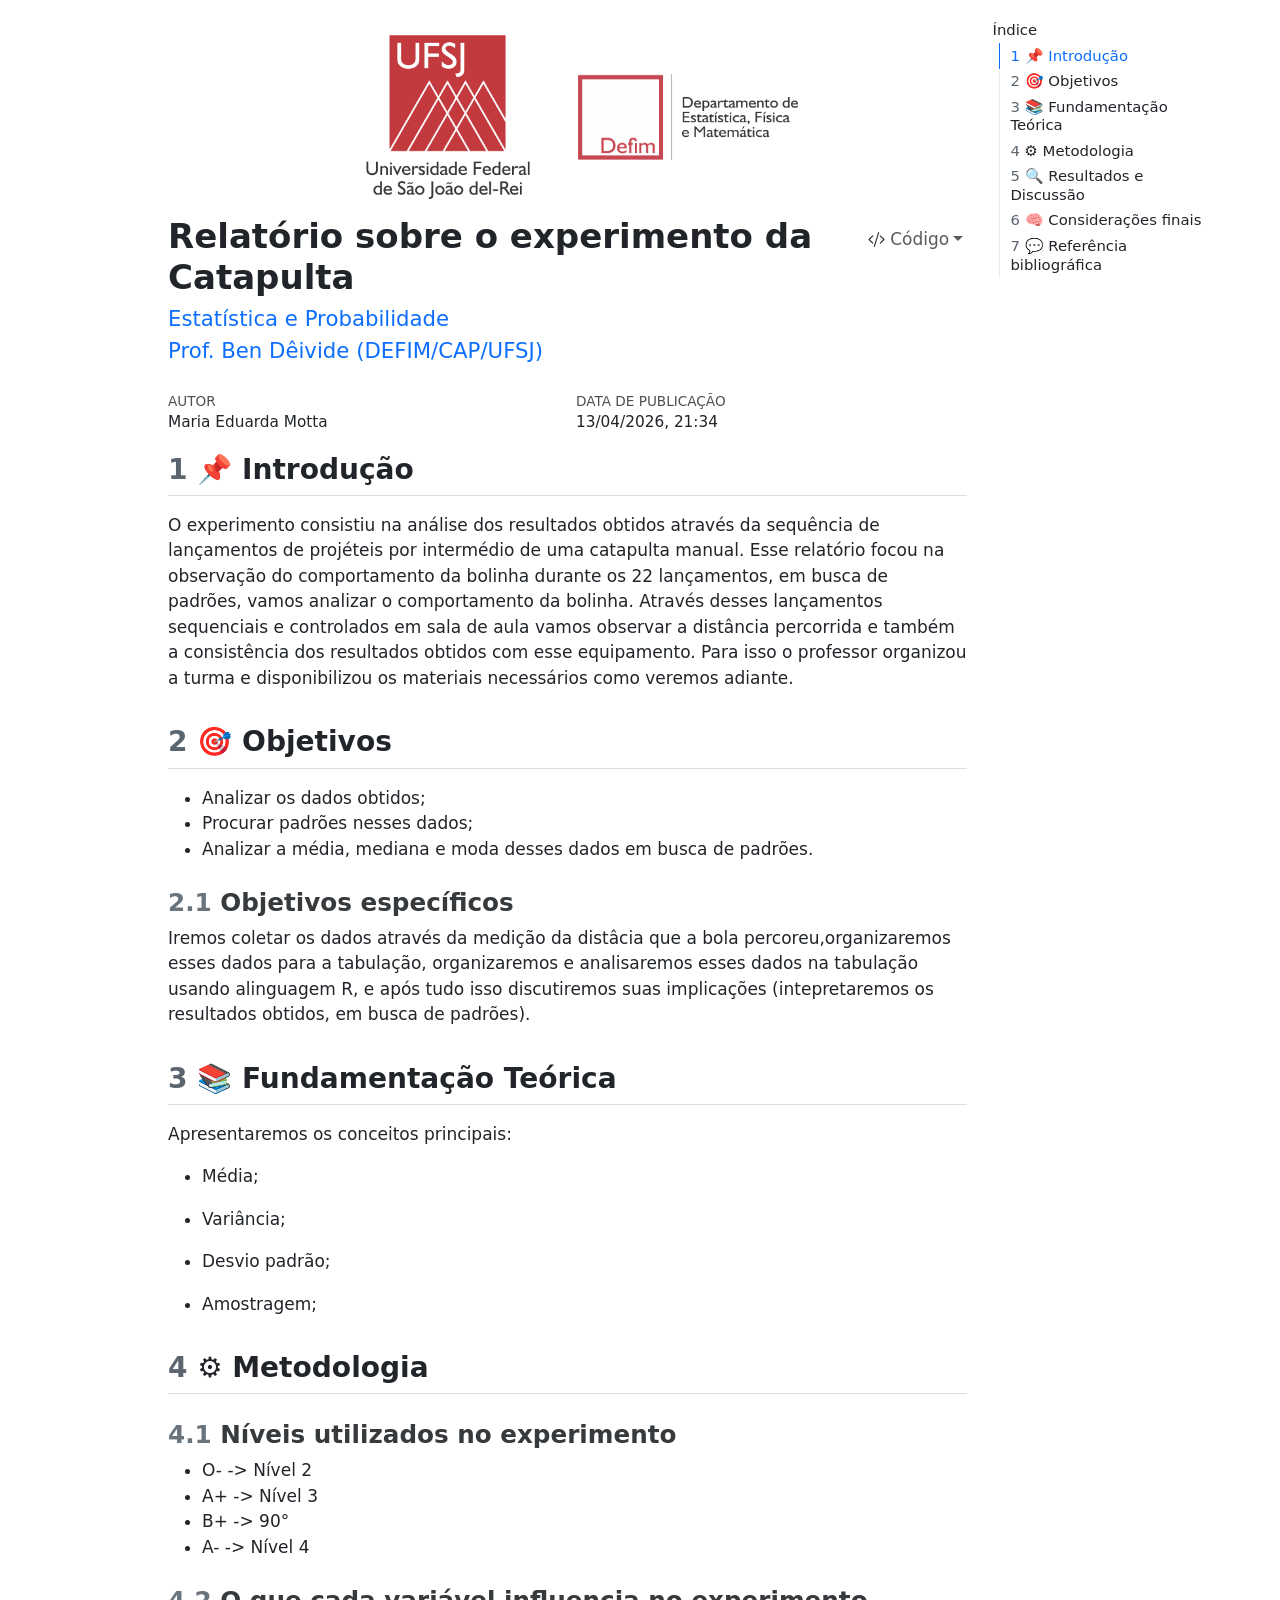
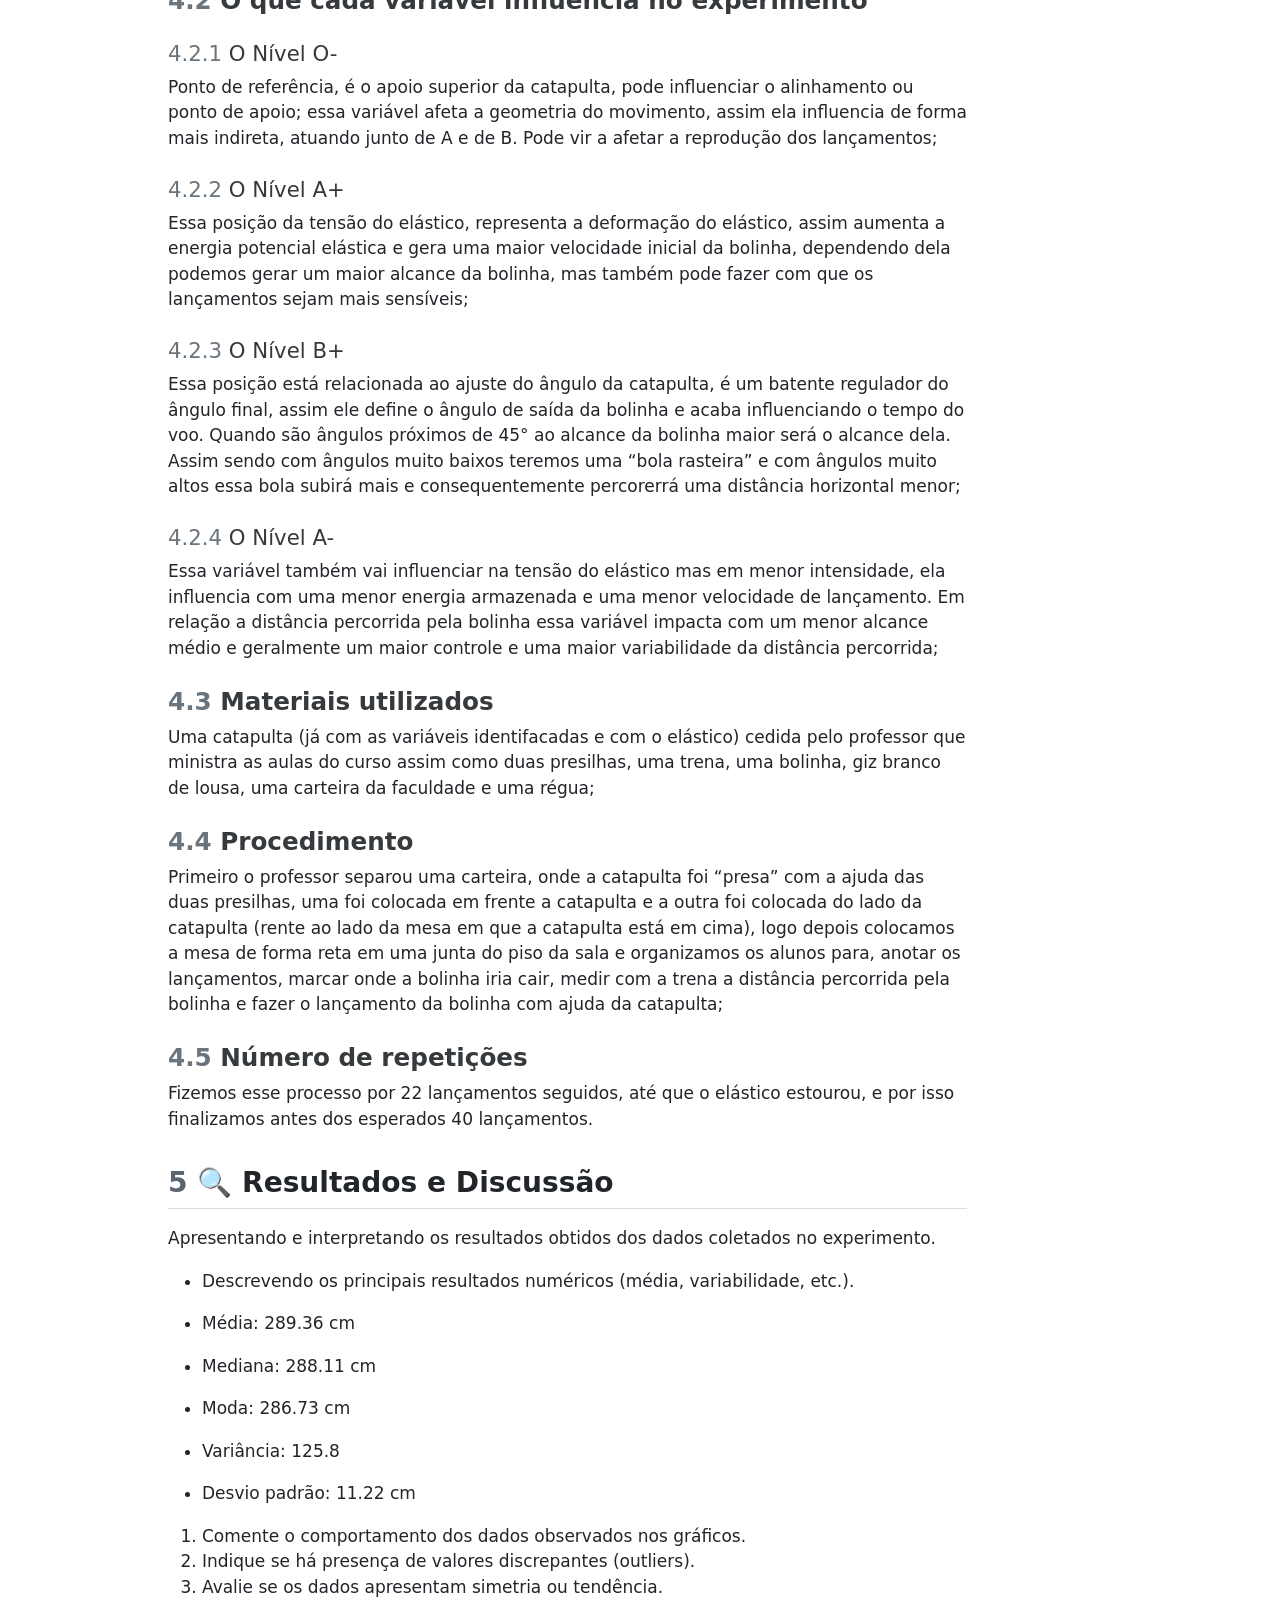
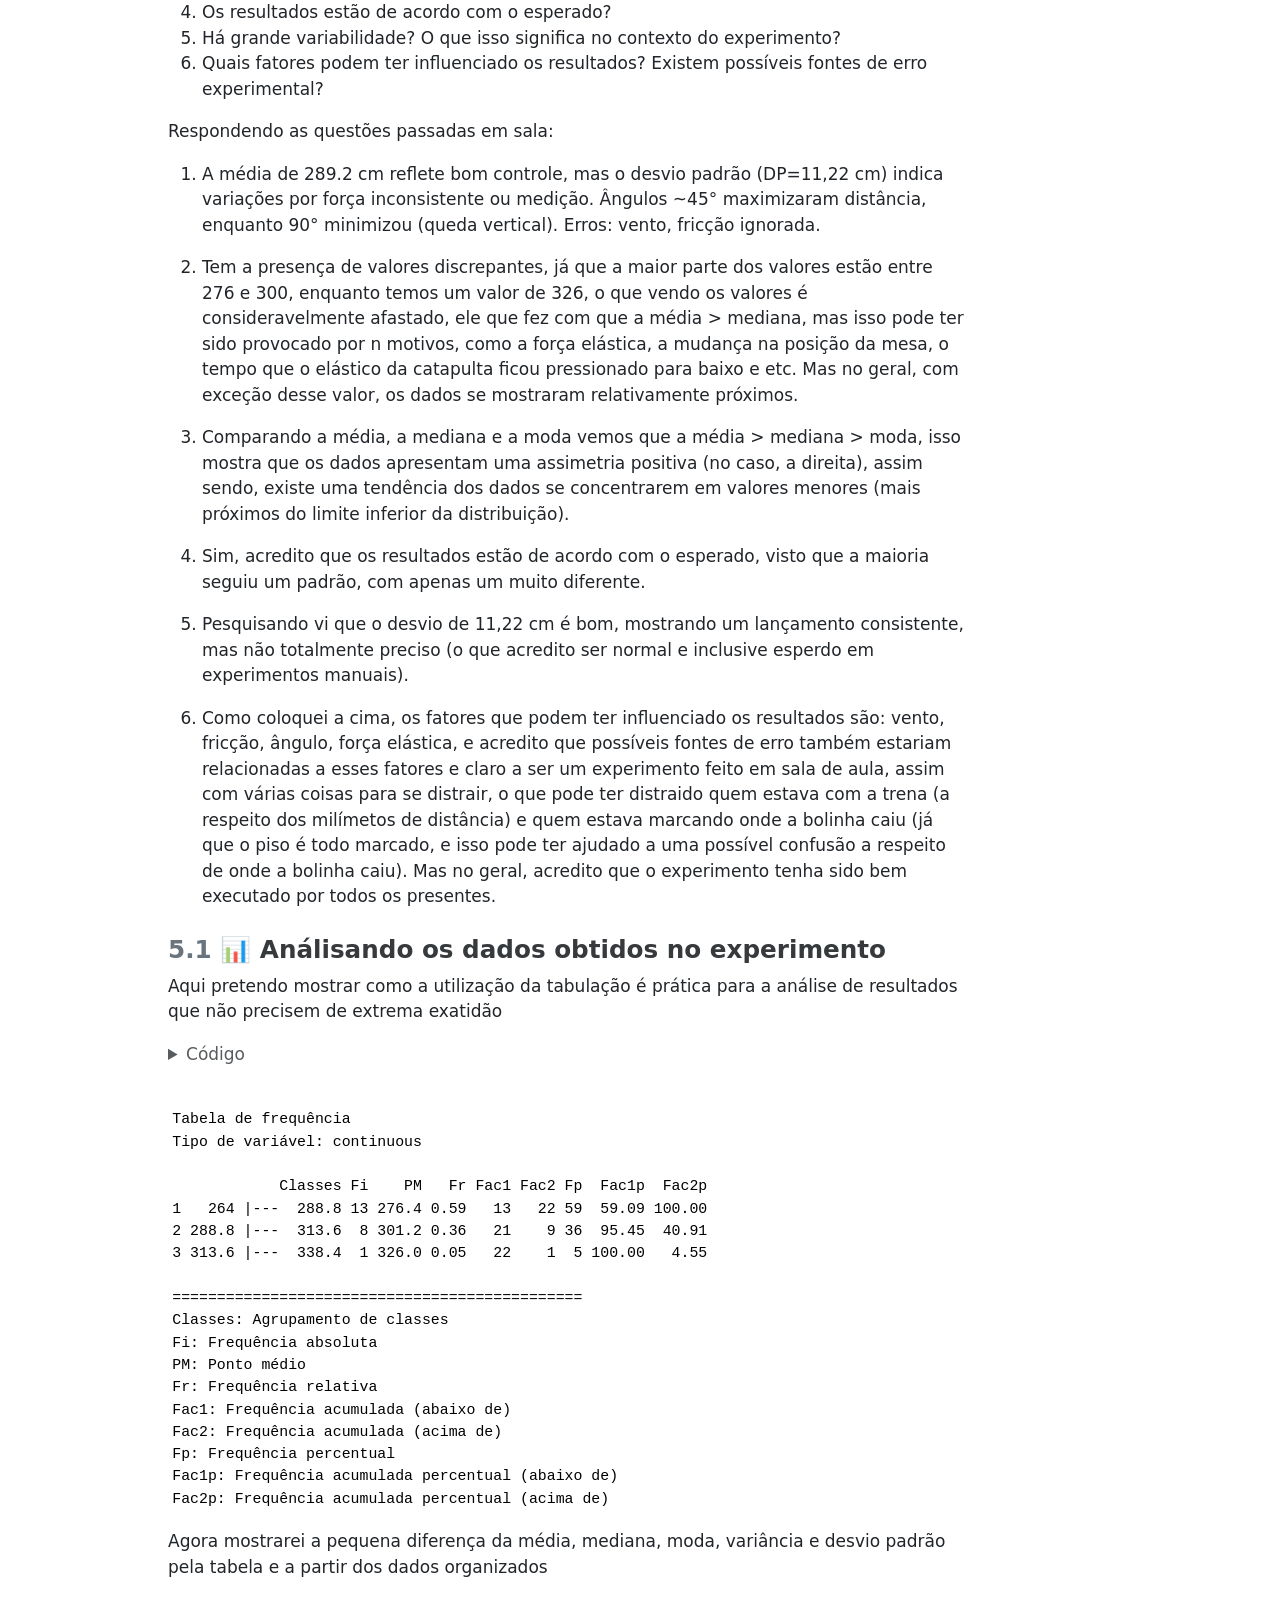
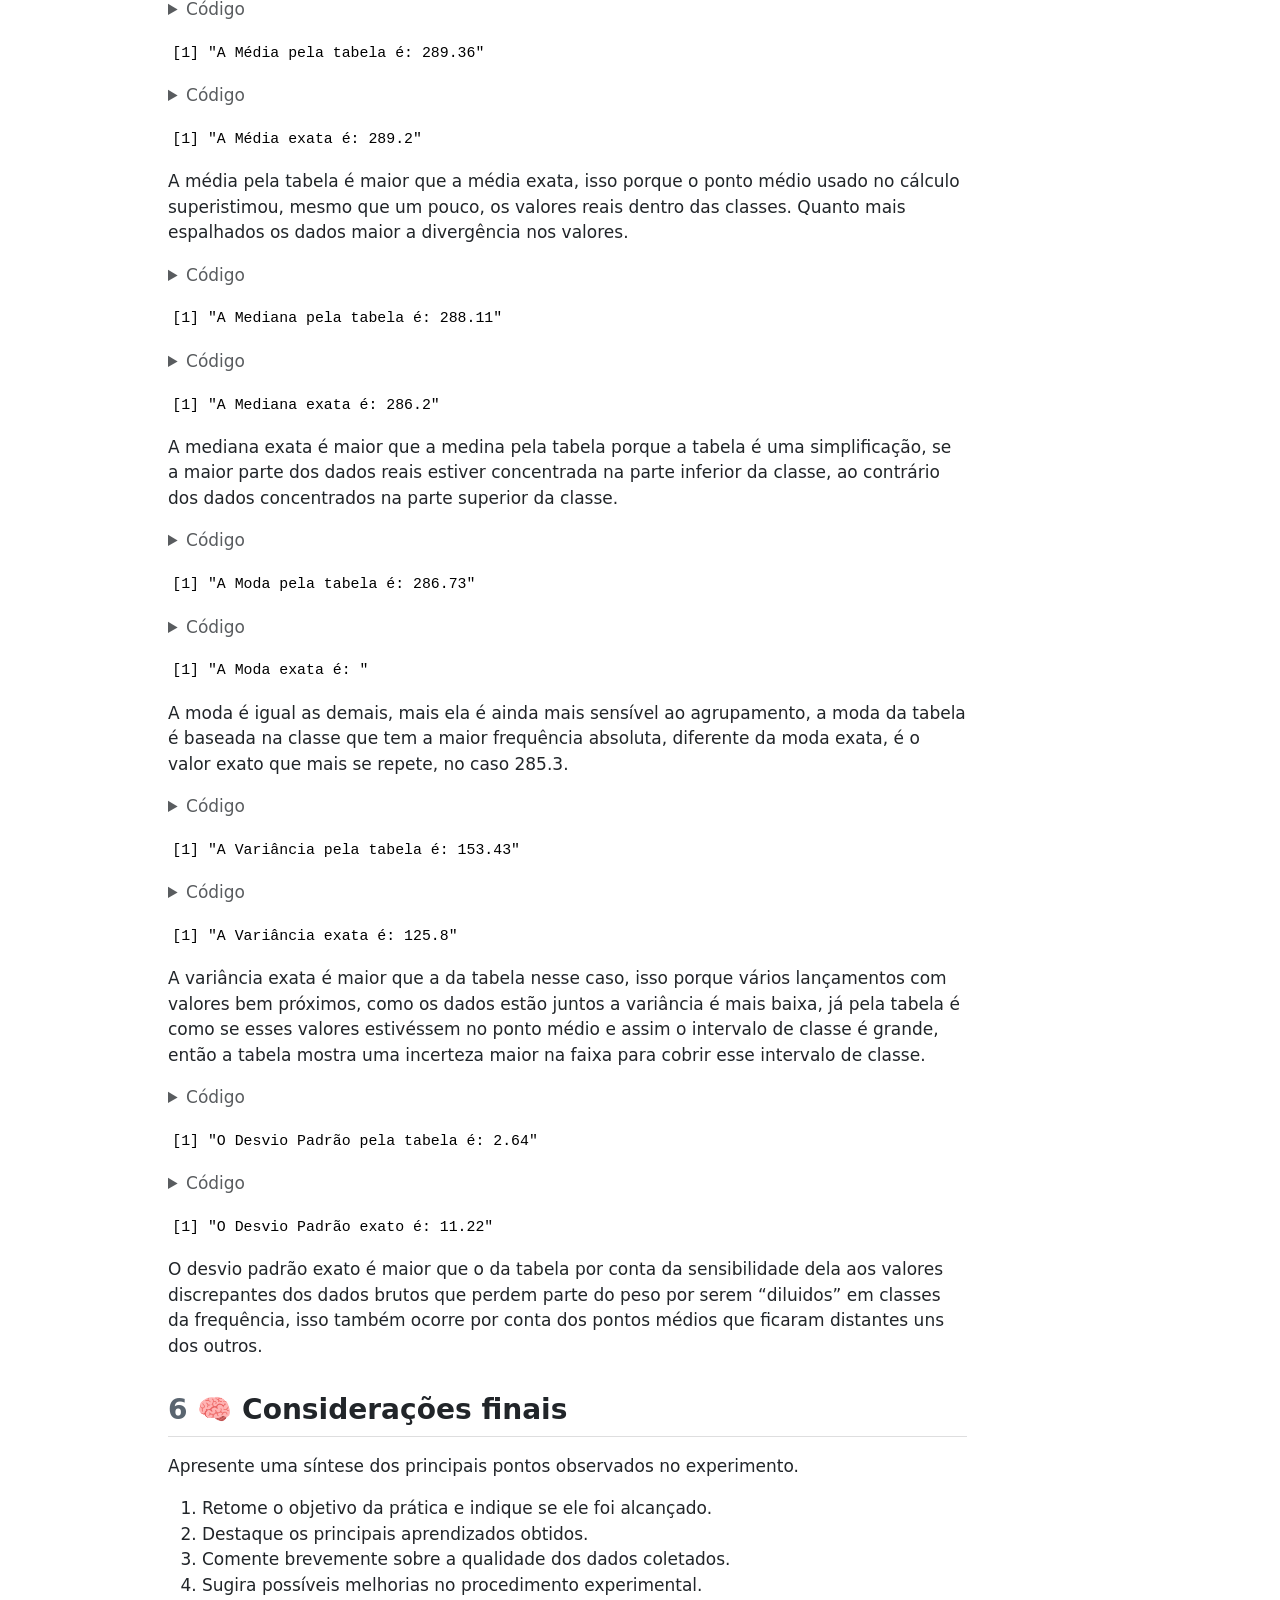
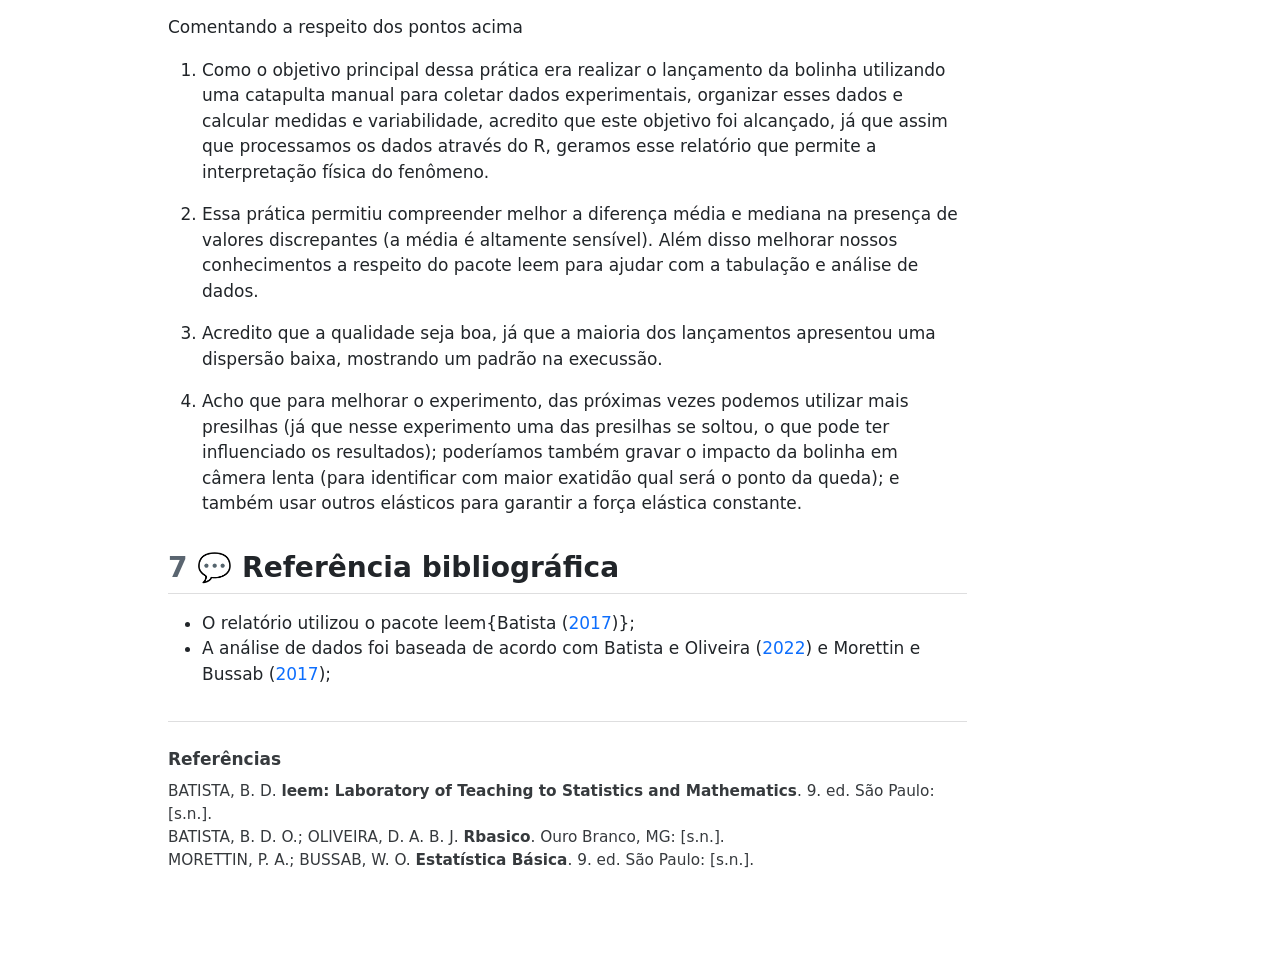
<file: relatorio/rel01Me/index.html>
<!DOCTYPE html>
<html xmlns="http://www.w3.org/1999/xhtml" lang="pt-BR" xml:lang="pt-BR"><head>

<meta charset="utf-8">
<meta name="generator" content="quarto-1.8.25">

<meta name="viewport" content="width=device-width, initial-scale=1.0, user-scalable=yes">

<meta name="author" content="Maria Eduarda Motta">

<title>Relatório sobre o experimento da Catapulta</title>
<style>
code{white-space: pre-wrap;}
span.smallcaps{font-variant: small-caps;}
div.columns{display: flex; gap: min(4vw, 1.5em);}
div.column{flex: auto; overflow-x: auto;}
div.hanging-indent{margin-left: 1.5em; text-indent: -1.5em;}
ul.task-list{list-style: none;}
ul.task-list li input[type="checkbox"] {
  width: 0.8em;
  margin: 0 0.8em 0.2em -1em; /* quarto-specific, see https://github.com/quarto-dev/quarto-cli/issues/4556 */ 
  vertical-align: middle;
}
/* CSS for syntax highlighting */
html { -webkit-text-size-adjust: 100%; }
pre > code.sourceCode { white-space: pre; position: relative; }
pre > code.sourceCode > span { display: inline-block; line-height: 1.25; }
pre > code.sourceCode > span:empty { height: 1.2em; }
.sourceCode { overflow: visible; }
code.sourceCode > span { color: inherit; text-decoration: inherit; }
div.sourceCode { margin: 1em 0; }
pre.sourceCode { margin: 0; }
@media screen {
div.sourceCode { overflow: auto; }
}
@media print {
pre > code.sourceCode { white-space: pre-wrap; }
pre > code.sourceCode > span { text-indent: -5em; padding-left: 5em; }
}
pre.numberSource code
  { counter-reset: source-line 0; }
pre.numberSource code > span
  { position: relative; left: -4em; counter-increment: source-line; }
pre.numberSource code > span > a:first-child::before
  { content: counter(source-line);
    position: relative; left: -1em; text-align: right; vertical-align: baseline;
    border: none; display: inline-block;
    -webkit-touch-callout: none; -webkit-user-select: none;
    -khtml-user-select: none; -moz-user-select: none;
    -ms-user-select: none; user-select: none;
    padding: 0 4px; width: 4em;
  }
pre.numberSource { margin-left: 3em;  padding-left: 4px; }
div.sourceCode
  {   }
@media screen {
pre > code.sourceCode > span > a:first-child::before { text-decoration: underline; }
}
/* CSS for citations */
div.csl-bib-body { }
div.csl-entry {
  clear: both;
  margin-bottom: 0em;
}
.hanging-indent div.csl-entry {
  margin-left:2em;
  text-indent:-2em;
}
div.csl-left-margin {
  min-width:2em;
  float:left;
}
div.csl-right-inline {
  margin-left:2em;
  padding-left:1em;
}
div.csl-indent {
  margin-left: 2em;
}</style>


<script src="index_files/libs/clipboard/clipboard.min.js"></script>
<script src="index_files/libs/quarto-html/quarto.js" type="module"></script>
<script src="index_files/libs/quarto-html/tabsets/tabsets.js" type="module"></script>
<script src="index_files/libs/quarto-html/axe/axe-check.js" type="module"></script>
<script src="index_files/libs/quarto-html/popper.min.js"></script>
<script src="index_files/libs/quarto-html/tippy.umd.min.js"></script>
<script src="index_files/libs/quarto-html/anchor.min.js"></script>
<link href="index_files/libs/quarto-html/tippy.css" rel="stylesheet">
<link href="index_files/libs/quarto-html/quarto-syntax-highlighting-7b89279ff1a6dce999919e0e67d4d9ec.css" rel="stylesheet" id="quarto-text-highlighting-styles">
<script src="index_files/libs/bootstrap/bootstrap.min.js"></script>
<link href="index_files/libs/bootstrap/bootstrap-icons.css" rel="stylesheet">
<link href="index_files/libs/bootstrap/bootstrap-9e3ffae467580fdb927a41352e75a2e0.min.css" rel="stylesheet" append-hash="true" id="quarto-bootstrap" data-mode="light">


</head>

<body class="quarto-light">

<div id="quarto-content" class="page-columns page-rows-contents page-layout-article">
<div id="quarto-margin-sidebar" class="sidebar margin-sidebar">
  <nav id="TOC" role="doc-toc" class="toc-active">
    <h2 id="toc-title">Índice</h2>
   
  <ul>
  <li><a href="#introdução" id="toc-introdução" class="nav-link active" data-scroll-target="#introdução"><span class="header-section-number">1</span> 📌 Introdução</a></li>
  <li><a href="#objetivos" id="toc-objetivos" class="nav-link" data-scroll-target="#objetivos"><span class="header-section-number">2</span> 🎯 Objetivos</a>
  <ul class="collapse">
  <li><a href="#objetivos-específicos" id="toc-objetivos-específicos" class="nav-link" data-scroll-target="#objetivos-específicos"><span class="header-section-number">2.1</span> Objetivos específicos</a></li>
  </ul></li>
  <li><a href="#fundamentação-teórica" id="toc-fundamentação-teórica" class="nav-link" data-scroll-target="#fundamentação-teórica"><span class="header-section-number">3</span> 📚 Fundamentação Teórica</a></li>
  <li><a href="#metodologia" id="toc-metodologia" class="nav-link" data-scroll-target="#metodologia"><span class="header-section-number">4</span> ⚙️ Metodologia</a>
  <ul class="collapse">
  <li><a href="#níveis-utilizados-no-experimento" id="toc-níveis-utilizados-no-experimento" class="nav-link" data-scroll-target="#níveis-utilizados-no-experimento"><span class="header-section-number">4.1</span> Níveis utilizados no experimento</a></li>
  <li><a href="#o-que-cada-variável-influencia-no-experimento" id="toc-o-que-cada-variável-influencia-no-experimento" class="nav-link" data-scroll-target="#o-que-cada-variável-influencia-no-experimento"><span class="header-section-number">4.2</span> O que cada variável influencia no experimento</a></li>
  <li><a href="#materiais-utilizados" id="toc-materiais-utilizados" class="nav-link" data-scroll-target="#materiais-utilizados"><span class="header-section-number">4.3</span> Materiais utilizados</a></li>
  <li><a href="#procedimento" id="toc-procedimento" class="nav-link" data-scroll-target="#procedimento"><span class="header-section-number">4.4</span> Procedimento</a></li>
  <li><a href="#número-de-repetições" id="toc-número-de-repetições" class="nav-link" data-scroll-target="#número-de-repetições"><span class="header-section-number">4.5</span> Número de repetições</a></li>
  </ul></li>
  <li><a href="#resultados-e-discussão" id="toc-resultados-e-discussão" class="nav-link" data-scroll-target="#resultados-e-discussão"><span class="header-section-number">5</span> 🔍 Resultados e Discussão</a>
  <ul class="collapse">
  <li><a href="#análisando-os-dados-obtidos-no-experimento" id="toc-análisando-os-dados-obtidos-no-experimento" class="nav-link" data-scroll-target="#análisando-os-dados-obtidos-no-experimento"><span class="header-section-number">5.1</span> 📊 Análisando os dados obtidos no experimento</a></li>
  </ul></li>
  <li><a href="#considerações-finais" id="toc-considerações-finais" class="nav-link" data-scroll-target="#considerações-finais"><span class="header-section-number">6</span> 🧠 Considerações finais</a></li>
  <li><a href="#referência-bibliográfica" id="toc-referência-bibliográfica" class="nav-link" data-scroll-target="#referência-bibliográfica"><span class="header-section-number">7</span> 💬 Referência bibliográfica</a></li>
  </ul>
</nav>
</div>
<main class="content" id="quarto-document-content">
<div class="logos" style="display: flex; justify-content: center; align-items: center; height: 200px; gap: 20px;">

  <a href="https://ufsj.edu.br">

    <img src="imagens/ufsj.png" width="220px">

  </a>

  <a href="https://ufsj.edu.br/defim">

    <img src="imagens/defim.png" width="220px">

  </a>

</div>

<header id="title-block-header" class="quarto-title-block default">
<div class="quarto-title">
<div class="quarto-title-block"><div><h1 class="title">Relatório sobre o experimento da Catapulta</h1><button type="button" class="btn code-tools-button dropdown-toggle" id="quarto-code-tools-menu" data-bs-toggle="dropdown" aria-expanded="false"><i class="bi"></i> Código</button><ul class="dropdown-menu dropdown-menu-end" aria-labelelledby="quarto-code-tools-menu"><li><a id="quarto-show-all-code" class="dropdown-item" href="javascript:void(0)" role="button">Mostrar o código</a></li><li><a id="quarto-hide-all-code" class="dropdown-item" href="javascript:void(0)" role="button">Esconder o código</a></li><li><hr class="dropdown-divider"></li><li><a id="quarto-view-source" class="dropdown-item" href="javascript:void(0)" role="button">Ver o código fonte</a></li></ul></div></div>
<p class="subtitle lead"><a href="https://bendeivide.github.io/courses/epaec/" target="_blank">Estatística e Probabilidade</a> <br> <a href="https://bendeivide.github.io" target="_blank">Prof.&nbsp;Ben Dêivide (DEFIM/CAP/UFSJ)</a></p>
</div>



<div class="quarto-title-meta">

    <div>
    <div class="quarto-title-meta-heading">Autor</div>
    <div class="quarto-title-meta-contents">
             <p>Maria Eduarda Motta </p>
          </div>
  </div>
    
    <div>
    <div class="quarto-title-meta-heading">Data de Publicação</div>
    <div class="quarto-title-meta-contents">
      <p class="date">13/04/2026, 21:34</p>
    </div>
  </div>
  
    
  </div>
  


</header>


<section id="introdução" class="level2" data-number="1">
<h2 data-number="1" class="anchored" data-anchor-id="introdução"><span class="header-section-number">1</span> 📌 Introdução</h2>
<p>O experimento consistiu na análise dos resultados obtidos através da sequência de lançamentos de projéteis por intermédio de uma catapulta manual. Esse relatório focou na observação do comportamento da bolinha durante os 22 lançamentos, em busca de padrões, vamos analizar o comportamento da bolinha. Através desses lançamentos sequenciais e controlados em sala de aula vamos observar a distância percorrida e também a consistência dos resultados obtidos com esse equipamento. Para isso o professor organizou a turma e disponibilizou os materiais necessários como veremos adiante.</p>
</section>
<section id="objetivos" class="level2" data-number="2">
<h2 data-number="2" class="anchored" data-anchor-id="objetivos"><span class="header-section-number">2</span> 🎯 Objetivos</h2>
<ul>
<li>Analizar os dados obtidos;</li>
<li>Procurar padrões nesses dados;</li>
<li>Analizar a média, mediana e moda desses dados em busca de padrões.</li>
</ul>
<section id="objetivos-específicos" class="level3" data-number="2.1">
<h3 data-number="2.1" class="anchored" data-anchor-id="objetivos-específicos"><span class="header-section-number">2.1</span> Objetivos específicos</h3>
<p>Iremos coletar os dados através da medição da distâcia que a bola percoreu,organizaremos esses dados para a tabulação, organizaremos e analisaremos esses dados na tabulação usando alinguagem R, e após tudo isso discutiremos suas implicações (intepretaremos os resultados obtidos, em busca de padrões).</p>
</section>
</section>
<section id="fundamentação-teórica" class="level2" data-number="3">
<h2 data-number="3" class="anchored" data-anchor-id="fundamentação-teórica"><span class="header-section-number">3</span> 📚 Fundamentação Teórica</h2>
<p>Apresentaremos os conceitos principais:</p>
<ul>
<li><p>Média;</p></li>
<li><p>Variância;</p></li>
<li><p>Desvio padrão;</p></li>
<li><p>Amostragem;</p></li>
</ul>
</section>
<section id="metodologia" class="level2" data-number="4">
<h2 data-number="4" class="anchored" data-anchor-id="metodologia"><span class="header-section-number">4</span> ⚙️ Metodologia</h2>
<section id="níveis-utilizados-no-experimento" class="level3" data-number="4.1">
<h3 data-number="4.1" class="anchored" data-anchor-id="níveis-utilizados-no-experimento"><span class="header-section-number">4.1</span> Níveis utilizados no experimento</h3>
<ul>
<li>O- -&gt; Nível 2</li>
<li>A+ -&gt; Nível 3</li>
<li>B+ -&gt; 90°</li>
<li>A- -&gt; Nível 4</li>
</ul>
</section>
<section id="o-que-cada-variável-influencia-no-experimento" class="level3" data-number="4.2">
<h3 data-number="4.2" class="anchored" data-anchor-id="o-que-cada-variável-influencia-no-experimento"><span class="header-section-number">4.2</span> O que cada variável influencia no experimento</h3>
<section id="o-nível-o-" class="level4" data-number="4.2.1">
<h4 data-number="4.2.1" class="anchored" data-anchor-id="o-nível-o-"><span class="header-section-number">4.2.1</span> O Nível O-</h4>
<p>Ponto de referência, é o apoio superior da catapulta, pode influenciar o alinhamento ou ponto de apoio; essa variável afeta a geometria do movimento, assim ela influencia de forma mais indireta, atuando junto de A e de B. Pode vir a afetar a reprodução dos lançamentos;</p>
</section>
<section id="o-nível-a" class="level4" data-number="4.2.2">
<h4 data-number="4.2.2" class="anchored" data-anchor-id="o-nível-a"><span class="header-section-number">4.2.2</span> O Nível A+</h4>
<p>Essa posição da tensão do elástico, representa a deformação do elástico, assim aumenta a energia potencial elástica e gera uma maior velocidade inicial da bolinha, dependendo dela podemos gerar um maior alcance da bolinha, mas também pode fazer com que os lançamentos sejam mais sensíveis;</p>
</section>
<section id="o-nível-b" class="level4" data-number="4.2.3">
<h4 data-number="4.2.3" class="anchored" data-anchor-id="o-nível-b"><span class="header-section-number">4.2.3</span> O Nível B+</h4>
<p>Essa posição está relacionada ao ajuste do ângulo da catapulta, é um batente regulador do ângulo final, assim ele define o ângulo de saída da bolinha e acaba influenciando o tempo do voo. Quando são ângulos próximos de 45° ao alcance da bolinha maior será o alcance dela. Assim sendo com ângulos muito baixos teremos uma “bola rasteira” e com ângulos muito altos essa bola subirá mais e consequentemente percorerrá uma distância horizontal menor;</p>
</section>
<section id="o-nível-a-" class="level4" data-number="4.2.4">
<h4 data-number="4.2.4" class="anchored" data-anchor-id="o-nível-a-"><span class="header-section-number">4.2.4</span> O Nível A-</h4>
<p>Essa variável também vai influenciar na tensão do elástico mas em menor intensidade, ela influencia com uma menor energia armazenada e uma menor velocidade de lançamento. Em relação a distância percorrida pela bolinha essa variável impacta com um menor alcance médio e geralmente um maior controle e uma maior variabilidade da distância percorrida;</p>
</section>
</section>
<section id="materiais-utilizados" class="level3" data-number="4.3">
<h3 data-number="4.3" class="anchored" data-anchor-id="materiais-utilizados"><span class="header-section-number">4.3</span> Materiais utilizados</h3>
<p>Uma catapulta (já com as variáveis identifacadas e com o elástico) cedida pelo professor que ministra as aulas do curso assim como duas presilhas, uma trena, uma bolinha, giz branco de lousa, uma carteira da faculdade e uma régua;</p>
</section>
<section id="procedimento" class="level3" data-number="4.4">
<h3 data-number="4.4" class="anchored" data-anchor-id="procedimento"><span class="header-section-number">4.4</span> Procedimento</h3>
<p>Primeiro o professor separou uma carteira, onde a catapulta foi “presa” com a ajuda das duas presilhas, uma foi colocada em frente a catapulta e a outra foi colocada do lado da catapulta (rente ao lado da mesa em que a catapulta está em cima), logo depois colocamos a mesa de forma reta em uma junta do piso da sala e organizamos os alunos para, anotar os lançamentos, marcar onde a bolinha iria cair, medir com a trena a distância percorrida pela bolinha e fazer o lançamento da bolinha com ajuda da catapulta;</p>
</section>
<section id="número-de-repetições" class="level3" data-number="4.5">
<h3 data-number="4.5" class="anchored" data-anchor-id="número-de-repetições"><span class="header-section-number">4.5</span> Número de repetições</h3>
<p>Fizemos esse processo por 22 lançamentos seguidos, até que o elástico estourou, e por isso finalizamos antes dos esperados 40 lançamentos.</p>
</section>
</section>
<section id="resultados-e-discussão" class="level2" data-number="5">
<h2 data-number="5" class="anchored" data-anchor-id="resultados-e-discussão"><span class="header-section-number">5</span> 🔍 Resultados e Discussão</h2>
<p>Apresentando e interpretando os resultados obtidos dos dados coletados no experimento.</p>
<ul>
<li><p>Descrevendo os principais resultados numéricos (média, variabilidade, etc.).</p></li>
<li><p>Média: 289.36 cm</p></li>
<li><p>Mediana: 288.11 cm</p></li>
<li><p>Moda: 286.73 cm</p></li>
<li><p>Variância: 125.8</p></li>
<li><p>Desvio padrão: 11.22 cm</p></li>
</ul>
<ol type="1">
<li>Comente o comportamento dos dados observados nos gráficos.</li>
<li>Indique se há presença de valores discrepantes (outliers).</li>
<li>Avalie se os dados apresentam simetria ou tendência.</li>
<li>Os resultados estão de acordo com o esperado?</li>
<li>Há grande variabilidade? O que isso significa no contexto do experimento?</li>
<li>Quais fatores podem ter influenciado os resultados? Existem possíveis fontes de erro experimental?</li>
</ol>
<p>Respondendo as questões passadas em sala:</p>
<ol type="1">
<li><p>A média de 289.2 cm reflete bom controle, mas o desvio padrão (DP=11,22 cm) indica variações por força inconsistente ou medição. Ângulos ~45° maximizaram distância, enquanto 90° minimizou (queda vertical). Erros: vento, fricção ignorada.</p></li>
<li><p>Tem a presença de valores discrepantes, já que a maior parte dos valores estão entre 276 e 300, enquanto temos um valor de 326, o que vendo os valores é consideravelmente afastado, ele que fez com que a média &gt; mediana, mas isso pode ter sido provocado por n motivos, como a força elástica, a mudança na posição da mesa, o tempo que o elástico da catapulta ficou pressionado para baixo e etc. Mas no geral, com exceção desse valor, os dados se mostraram relativamente próximos.</p></li>
<li><p>Comparando a média, a mediana e a moda vemos que a média &gt; mediana &gt; moda, isso mostra que os dados apresentam uma assimetria positiva (no caso, a direita), assim sendo, existe uma tendência dos dados se concentrarem em valores menores (mais próximos do limite inferior da distribuição).</p></li>
<li><p>Sim, acredito que os resultados estão de acordo com o esperado, visto que a maioria seguiu um padrão, com apenas um muito diferente.</p></li>
<li><p>Pesquisando vi que o desvio de 11,22 cm é bom, mostrando um lançamento consistente, mas não totalmente preciso (o que acredito ser normal e inclusive esperdo em experimentos manuais).</p></li>
<li><p>Como coloquei a cima, os fatores que podem ter influenciado os resultados são: vento, fricção, ângulo, força elástica, e acredito que possíveis fontes de erro também estariam relacionadas a esses fatores e claro a ser um experimento feito em sala de aula, assim com várias coisas para se distrair, o que pode ter distraido quem estava com a trena (a respeito dos milímetos de distância) e quem estava marcando onde a bolinha caiu (já que o piso é todo marcado, e isso pode ter ajudado a uma possível confusão a respeito de onde a bolinha caiu). Mas no geral, acredito que o experimento tenha sido bem executado por todos os presentes.</p></li>
</ol>
<section id="análisando-os-dados-obtidos-no-experimento" class="level3" data-number="5.1">
<h3 data-number="5.1" class="anchored" data-anchor-id="análisando-os-dados-obtidos-no-experimento"><span class="header-section-number">5.1</span> 📊 Análisando os dados obtidos no experimento</h3>
<p>Aqui pretendo mostrar como a utilização da tabulação é prática para a análise de resultados que não precisem de extrema exatidão</p>
<div class="cell">
<details class="code-fold">
<summary>Código</summary>
<div class="code-copy-outer-scaffold"><div class="sourceCode cell-code" id="cb1"><pre class="sourceCode r code-with-copy"><code class="sourceCode r"><span id="cb1-1"><a href="#cb1-1" aria-hidden="true" tabindex="-1"></a><span class="fu">library</span>(leem)</span>
<span id="cb1-2"><a href="#cb1-2" aria-hidden="true" tabindex="-1"></a></span>
<span id="cb1-3"><a href="#cb1-3" aria-hidden="true" tabindex="-1"></a>dados <span class="ot">&lt;-</span> <span class="fu">c</span>(<span class="dv">326</span>, <span class="fl">294.8</span>, <span class="fl">296.7</span>, <span class="dv">299</span>, <span class="fl">295.8</span>, <span class="fl">298.5</span>, <span class="fl">300.6</span>, <span class="fl">285.1</span>, <span class="fl">287.1</span>, <span class="fl">292.3</span>, <span class="fl">290.8</span>, <span class="fl">287.9</span>, <span class="fl">282.9</span>, <span class="fl">285.3</span>, <span class="fl">281.5</span>, <span class="fl">278.4</span>, <span class="fl">276.4</span>, <span class="fl">281.7</span>, <span class="fl">277.1</span>, <span class="fl">285.3</span>, <span class="fl">277.3</span>, <span class="fl">281.8</span>)</span>
<span id="cb1-4"><a href="#cb1-4" aria-hidden="true" tabindex="-1"></a></span>
<span id="cb1-5"><a href="#cb1-5" aria-hidden="true" tabindex="-1"></a>dados_ordenados <span class="ot">&lt;-</span> <span class="fu">sort</span>(dados)</span>
<span id="cb1-6"><a href="#cb1-6" aria-hidden="true" tabindex="-1"></a></span>
<span id="cb1-7"><a href="#cb1-7" aria-hidden="true" tabindex="-1"></a>meus_dados <span class="ot">&lt;-</span> <span class="fu">new_leem</span>(dados, <span class="at">variable =</span> <span class="st">"continuous"</span>)</span>
<span id="cb1-8"><a href="#cb1-8" aria-hidden="true" tabindex="-1"></a></span>
<span id="cb1-9"><a href="#cb1-9" aria-hidden="true" tabindex="-1"></a>tab_dados <span class="ot">&lt;-</span> <span class="fu">new_leem</span>(dados, <span class="at">variable =</span> <span class="st">"continuous"</span>)</span>
<span id="cb1-10"><a href="#cb1-10" aria-hidden="true" tabindex="-1"></a></span>
<span id="cb1-11"><a href="#cb1-11" aria-hidden="true" tabindex="-1"></a><span class="fu">tabfreq</span>(tab_dados, <span class="at">k =</span> <span class="dv">3</span>)</span></code></pre></div><button title="Copiar para a área de transferência" class="code-copy-button"><i class="bi"></i></button></div>
</details>
<div class="cell-output cell-output-stdout">
<pre><code>
Tabela de frequência 
Tipo de variável: continuous

            Classes Fi    PM   Fr Fac1 Fac2 Fp  Fac1p  Fac2p
1   264 |---  288.8 13 276.4 0.59   13   22 59  59.09 100.00
2 288.8 |---  313.6  8 301.2 0.36   21    9 36  95.45  40.91
3 313.6 |---  338.4  1 326.0 0.05   22    1  5 100.00   4.55

============================================== 
Classes: Agrupamento de classes 
Fi: Frequência absoluta 
PM: Ponto médio 
Fr: Frequência relativa 
Fac1: Frequência acumulada (abaixo de) 
Fac2: Frequência acumulada (acima de) 
Fp: Frequência percentual 
Fac1p: Frequência acumulada percentual (abaixo de) 
Fac2p: Frequência acumulada percentual (acima de) </code></pre>
</div>
</div>
<p>Agora mostrarei a pequena diferença da média, mediana, moda, variância e desvio padrão pela tabela e a partir dos dados organizados</p>
<div class="cell">
<details class="code-fold">
<summary>Código</summary>
<div class="code-copy-outer-scaffold"><div class="sourceCode cell-code" id="cb3"><pre class="sourceCode r code-with-copy"><code class="sourceCode r"><span id="cb3-1"><a href="#cb3-1" aria-hidden="true" tabindex="-1"></a>media_tab   <span class="ot">&lt;-</span> <span class="fu">mean</span>(meus_dados)</span>
<span id="cb3-2"><a href="#cb3-2" aria-hidden="true" tabindex="-1"></a><span class="fu">print</span>(<span class="fu">paste</span>(<span class="st">"A Média pela tabela é:"</span>, <span class="fu">round</span>(media_tab, <span class="dv">2</span>)))</span></code></pre></div><button title="Copiar para a área de transferência" class="code-copy-button"><i class="bi"></i></button></div>
</details>
<div class="cell-output cell-output-stdout">
<pre><code>[1] "A Média pela tabela é: 289.36"</code></pre>
</div>
<details class="code-fold">
<summary>Código</summary>
<div class="code-copy-outer-scaffold"><div class="sourceCode cell-code" id="cb5"><pre class="sourceCode r code-with-copy"><code class="sourceCode r"><span id="cb5-1"><a href="#cb5-1" aria-hidden="true" tabindex="-1"></a>media_exata   <span class="ot">&lt;-</span> <span class="fu">mean</span>(dados)</span>
<span id="cb5-2"><a href="#cb5-2" aria-hidden="true" tabindex="-1"></a><span class="fu">print</span>(<span class="fu">paste</span>(<span class="st">"A Média exata é:"</span>, <span class="fu">round</span>(media_exata, <span class="dv">2</span>)))</span></code></pre></div><button title="Copiar para a área de transferência" class="code-copy-button"><i class="bi"></i></button></div>
</details>
<div class="cell-output cell-output-stdout">
<pre><code>[1] "A Média exata é: 289.2"</code></pre>
</div>
</div>
<p>A média pela tabela é maior que a média exata, isso porque o ponto médio usado no cálculo superistimou, mesmo que um pouco, os valores reais dentro das classes. Quanto mais espalhados os dados maior a divergência nos valores.</p>
<div class="cell">
<details class="code-fold">
<summary>Código</summary>
<div class="code-copy-outer-scaffold"><div class="sourceCode cell-code" id="cb7"><pre class="sourceCode r code-with-copy"><code class="sourceCode r"><span id="cb7-1"><a href="#cb7-1" aria-hidden="true" tabindex="-1"></a>mediana_tab <span class="ot">&lt;-</span> <span class="fu">median</span>(meus_dados)</span>
<span id="cb7-2"><a href="#cb7-2" aria-hidden="true" tabindex="-1"></a><span class="fu">print</span>(<span class="fu">paste</span>(<span class="st">"A Mediana pela tabela é:"</span>, <span class="fu">round</span>(mediana_tab, <span class="dv">2</span>)))</span></code></pre></div><button title="Copiar para a área de transferência" class="code-copy-button"><i class="bi"></i></button></div>
</details>
<div class="cell-output cell-output-stdout">
<pre><code>[1] "A Mediana pela tabela é: 288.11"</code></pre>
</div>
<details class="code-fold">
<summary>Código</summary>
<div class="code-copy-outer-scaffold"><div class="sourceCode cell-code" id="cb9"><pre class="sourceCode r code-with-copy"><code class="sourceCode r"><span id="cb9-1"><a href="#cb9-1" aria-hidden="true" tabindex="-1"></a>mediana_exata <span class="ot">&lt;-</span> <span class="fu">median</span>(dados)</span>
<span id="cb9-2"><a href="#cb9-2" aria-hidden="true" tabindex="-1"></a><span class="fu">print</span>(<span class="fu">paste</span>(<span class="st">"A Mediana exata é:"</span>, <span class="fu">round</span>(mediana_exata, <span class="dv">2</span>)))</span></code></pre></div><button title="Copiar para a área de transferência" class="code-copy-button"><i class="bi"></i></button></div>
</details>
<div class="cell-output cell-output-stdout">
<pre><code>[1] "A Mediana exata é: 286.2"</code></pre>
</div>
</div>
<p>A mediana exata é maior que a medina pela tabela porque a tabela é uma simplificação, se a maior parte dos dados reais estiver concentrada na parte inferior da classe, ao contrário dos dados concentrados na parte superior da classe.</p>
<div class="cell">
<details class="code-fold">
<summary>Código</summary>
<div class="code-copy-outer-scaffold"><div class="sourceCode cell-code" id="cb11"><pre class="sourceCode r code-with-copy"><code class="sourceCode r"><span id="cb11-1"><a href="#cb11-1" aria-hidden="true" tabindex="-1"></a>moda_tab <span class="ot">&lt;-</span> <span class="fu">mfreq</span>(meus_dados)</span>
<span id="cb11-2"><a href="#cb11-2" aria-hidden="true" tabindex="-1"></a><span class="fu">print</span>(<span class="fu">paste</span>(<span class="st">"A Moda pela tabela é:"</span>, moda_tab))</span></code></pre></div><button title="Copiar para a área de transferência" class="code-copy-button"><i class="bi"></i></button></div>
</details>
<div class="cell-output cell-output-stdout">
<pre><code>[1] "A Moda pela tabela é: 286.73"</code></pre>
</div>
<details class="code-fold">
<summary>Código</summary>
<div class="code-copy-outer-scaffold"><div class="sourceCode cell-code" id="cb13"><pre class="sourceCode r code-with-copy"><code class="sourceCode r"><span id="cb13-1"><a href="#cb13-1" aria-hidden="true" tabindex="-1"></a>moda_exata  <span class="ot">&lt;-</span> <span class="fu">names</span>(moda_tab[moda_tab <span class="sc">==</span> <span class="fu">max</span>(moda_tab)])</span>
<span id="cb13-2"><a href="#cb13-2" aria-hidden="true" tabindex="-1"></a><span class="fu">print</span>(<span class="fu">paste</span>(<span class="st">"A Moda exata é:"</span>, moda_exata))</span></code></pre></div><button title="Copiar para a área de transferência" class="code-copy-button"><i class="bi"></i></button></div>
</details>
<div class="cell-output cell-output-stdout">
<pre><code>[1] "A Moda exata é: "</code></pre>
</div>
</div>
<p>A moda é igual as demais, mais ela é ainda mais sensível ao agrupamento, a moda da tabela é baseada na classe que tem a maior frequência absoluta, diferente da moda exata, é o valor exato que mais se repete, no caso 285.3.</p>
<div class="cell">
<details class="code-fold">
<summary>Código</summary>
<div class="code-copy-outer-scaffold"><div class="sourceCode cell-code" id="cb15"><pre class="sourceCode r code-with-copy"><code class="sourceCode r"><span id="cb15-1"><a href="#cb15-1" aria-hidden="true" tabindex="-1"></a>variancia_tab <span class="ot">&lt;-</span> <span class="fu">variance</span>(meus_dados)</span>
<span id="cb15-2"><a href="#cb15-2" aria-hidden="true" tabindex="-1"></a><span class="fu">print</span>(<span class="fu">paste</span>(<span class="st">"A Variância pela tabela é:"</span>, <span class="fu">round</span>(variancia_tab, <span class="dv">2</span>)))</span></code></pre></div><button title="Copiar para a área de transferência" class="code-copy-button"><i class="bi"></i></button></div>
</details>
<div class="cell-output cell-output-stdout">
<pre><code>[1] "A Variância pela tabela é: 153.43"</code></pre>
</div>
<details class="code-fold">
<summary>Código</summary>
<div class="code-copy-outer-scaffold"><div class="sourceCode cell-code" id="cb17"><pre class="sourceCode r code-with-copy"><code class="sourceCode r"><span id="cb17-1"><a href="#cb17-1" aria-hidden="true" tabindex="-1"></a>variancia_dados <span class="ot">&lt;-</span> <span class="fu">var</span>(dados)</span>
<span id="cb17-2"><a href="#cb17-2" aria-hidden="true" tabindex="-1"></a><span class="fu">print</span>(<span class="fu">paste</span>(<span class="st">"A Variância exata é:"</span>, <span class="fu">round</span>(variancia_dados, <span class="dv">2</span>)))</span></code></pre></div><button title="Copiar para a área de transferência" class="code-copy-button"><i class="bi"></i></button></div>
</details>
<div class="cell-output cell-output-stdout">
<pre><code>[1] "A Variância exata é: 125.8"</code></pre>
</div>
</div>
<p>A variância exata é maior que a da tabela nesse caso, isso porque vários lançamentos com valores bem próximos, como os dados estão juntos a variância é mais baixa, já pela tabela é como se esses valores estivéssem no ponto médio e assim o intervalo de classe é grande, então a tabela mostra uma incerteza maior na faixa para cobrir esse intervalo de classe.</p>
<div class="cell">
<details class="code-fold">
<summary>Código</summary>
<div class="code-copy-outer-scaffold"><div class="sourceCode cell-code" id="cb19"><pre class="sourceCode r code-with-copy"><code class="sourceCode r"><span id="cb19-1"><a href="#cb19-1" aria-hidden="true" tabindex="-1"></a>desvio_padrao_tab <span class="ot">&lt;-</span> leem<span class="sc">::</span><span class="fu">mstde</span>(meus_dados)</span>
<span id="cb19-2"><a href="#cb19-2" aria-hidden="true" tabindex="-1"></a><span class="fu">print</span>(<span class="fu">paste</span>(<span class="st">"O Desvio Padrão pela tabela é:"</span>, <span class="fu">round</span>(desvio_padrao_tab, <span class="dv">2</span>)))</span></code></pre></div><button title="Copiar para a área de transferência" class="code-copy-button"><i class="bi"></i></button></div>
</details>
<div class="cell-output cell-output-stdout">
<pre><code>[1] "O Desvio Padrão pela tabela é: 2.64"</code></pre>
</div>
<details class="code-fold">
<summary>Código</summary>
<div class="code-copy-outer-scaffold"><div class="sourceCode cell-code" id="cb21"><pre class="sourceCode r code-with-copy"><code class="sourceCode r"><span id="cb21-1"><a href="#cb21-1" aria-hidden="true" tabindex="-1"></a>desvio_padrao_dados <span class="ot">&lt;-</span> <span class="fu">sd</span>(dados)</span>
<span id="cb21-2"><a href="#cb21-2" aria-hidden="true" tabindex="-1"></a><span class="fu">print</span>(<span class="fu">paste</span>(<span class="st">"O Desvio Padrão exato é:"</span>, <span class="fu">round</span>(desvio_padrao_dados, <span class="dv">2</span>)))</span></code></pre></div><button title="Copiar para a área de transferência" class="code-copy-button"><i class="bi"></i></button></div>
</details>
<div class="cell-output cell-output-stdout">
<pre><code>[1] "O Desvio Padrão exato é: 11.22"</code></pre>
</div>
</div>
<p>O desvio padrão exato é maior que o da tabela por conta da sensibilidade dela aos valores discrepantes dos dados brutos que perdem parte do peso por serem “diluidos” em classes da frequência, isso também ocorre por conta dos pontos médios que ficaram distantes uns dos outros.</p>
</section>
</section>
<section id="considerações-finais" class="level2" data-number="6">
<h2 data-number="6" class="anchored" data-anchor-id="considerações-finais"><span class="header-section-number">6</span> 🧠 Considerações finais</h2>
<p>Apresente uma síntese dos principais pontos observados no experimento.</p>
<ol type="1">
<li>Retome o objetivo da prática e indique se ele foi alcançado.</li>
<li>Destaque os principais aprendizados obtidos.</li>
<li>Comente brevemente sobre a qualidade dos dados coletados.</li>
<li>Sugira possíveis melhorias no procedimento experimental.</li>
</ol>
<p>Comentando a respeito dos pontos acima</p>
<ol type="1">
<li><p>Como o objetivo principal dessa prática era realizar o lançamento da bolinha utilizando uma catapulta manual para coletar dados experimentais, organizar esses dados e calcular medidas e variabilidade, acredito que este objetivo foi alcançado, já que assim que processamos os dados através do R, geramos esse relatório que permite a interpretação física do fenômeno.</p></li>
<li><p>Essa prática permitiu compreender melhor a diferença média e mediana na presença de valores discrepantes (a média é altamente sensível). Além disso melhorar nossos conhecimentos a respeito do pacote leem para ajudar com a tabulação e análise de dados.</p></li>
<li><p>Acredito que a qualidade seja boa, já que a maioria dos lançamentos apresentou uma dispersão baixa, mostrando um padrão na execussão.</p></li>
<li><p>Acho que para melhorar o experimento, das próximas vezes podemos utilizar mais presilhas (já que nesse experimento uma das presilhas se soltou, o que pode ter influenciado os resultados); poderíamos também gravar o impacto da bolinha em câmera lenta (para identificar com maior exatidão qual será o ponto da queda); e também usar outros elásticos para garantir a força elástica constante.</p></li>
</ol>
</section>
<section id="referência-bibliográfica" class="level2" data-number="7">
<h2 data-number="7" class="anchored" data-anchor-id="referência-bibliográfica"><span class="header-section-number">7</span> 💬 Referência bibliográfica</h2>
<ul>
<li>O relatório utilizou o pacote leem{<span class="citation" data-cites="leem2024">Batista (<a href="#ref-leem2024" role="doc-biblioref">2017</a>)</span>};</li>
<li>A análise de dados foi baseada de acordo com <span class="citation" data-cites="Rbasico2022">Batista e Oliveira (<a href="#ref-Rbasico2022" role="doc-biblioref">2022</a>)</span> e <span class="citation" data-cites="morettin2017">Morettin e Bussab (<a href="#ref-morettin2017" role="doc-biblioref">2017</a>)</span>;</li>
</ul>
<!-- -->


</section>

<div id="quarto-appendix" class="default"><section class="quarto-appendix-contents" role="doc-bibliography" id="quarto-bibliography"><h2 class="anchored quarto-appendix-heading">Referências</h2><div id="refs" class="references csl-bib-body" data-entry-spacing="0" role="list">
<div id="ref-leem2024" class="csl-entry" role="listitem">
BATISTA, B. D. <strong>leem: Laboratory of Teaching to Statistics and Mathematics</strong>. 9. ed. São Paulo: [s.n.].
</div>
<div id="ref-Rbasico2022" class="csl-entry" role="listitem">
BATISTA, B. D. O.; OLIVEIRA, D. A. B. J. <strong>Rbasico</strong>. Ouro Branco, MG: [s.n.].
</div>
<div id="ref-morettin2017" class="csl-entry" role="listitem">
MORETTIN, P. A.; BUSSAB, W. O. <strong>Estatística Básica</strong>. 9. ed. São Paulo: [s.n.].
</div>
</div></section></div></main>
<!-- /main column -->
<script id="quarto-html-after-body" type="application/javascript">
  window.document.addEventListener("DOMContentLoaded", function (event) {
    const icon = "";
    const anchorJS = new window.AnchorJS();
    anchorJS.options = {
      placement: 'right',
      icon: icon
    };
    anchorJS.add('.anchored');
    const isCodeAnnotation = (el) => {
      for (const clz of el.classList) {
        if (clz.startsWith('code-annotation-')) {                     
          return true;
        }
      }
      return false;
    }
    const onCopySuccess = function(e) {
      // button target
      const button = e.trigger;
      // don't keep focus
      button.blur();
      // flash "checked"
      button.classList.add('code-copy-button-checked');
      var currentTitle = button.getAttribute("title");
      button.setAttribute("title", "Copiada");
      let tooltip;
      if (window.bootstrap) {
        button.setAttribute("data-bs-toggle", "tooltip");
        button.setAttribute("data-bs-placement", "left");
        button.setAttribute("data-bs-title", "Copiada");
        tooltip = new bootstrap.Tooltip(button, 
          { trigger: "manual", 
            customClass: "code-copy-button-tooltip",
            offset: [0, -8]});
        tooltip.show();    
      }
      setTimeout(function() {
        if (tooltip) {
          tooltip.hide();
          button.removeAttribute("data-bs-title");
          button.removeAttribute("data-bs-toggle");
          button.removeAttribute("data-bs-placement");
        }
        button.setAttribute("title", currentTitle);
        button.classList.remove('code-copy-button-checked');
      }, 1000);
      // clear code selection
      e.clearSelection();
    }
    const getTextToCopy = function(trigger) {
      const outerScaffold = trigger.parentElement.cloneNode(true);
      const codeEl = outerScaffold.querySelector('code');
      for (const childEl of codeEl.children) {
        if (isCodeAnnotation(childEl)) {
          childEl.remove();
        }
      }
      return codeEl.innerText;
    }
    const clipboard = new window.ClipboardJS('.code-copy-button:not([data-in-quarto-modal])', {
      text: getTextToCopy
    });
    clipboard.on('success', onCopySuccess);
    if (window.document.getElementById('quarto-embedded-source-code-modal')) {
      const clipboardModal = new window.ClipboardJS('.code-copy-button[data-in-quarto-modal]', {
        text: getTextToCopy,
        container: window.document.getElementById('quarto-embedded-source-code-modal')
      });
      clipboardModal.on('success', onCopySuccess);
    }
    const viewSource = window.document.getElementById('quarto-view-source') ||
                       window.document.getElementById('quarto-code-tools-source');
    if (viewSource) {
      const sourceUrl = viewSource.getAttribute("data-quarto-source-url");
      viewSource.addEventListener("click", function(e) {
        if (sourceUrl) {
          // rstudio viewer pane
          if (/\bcapabilities=\b/.test(window.location)) {
            window.open(sourceUrl);
          } else {
            window.location.href = sourceUrl;
          }
        } else {
          const modal = new bootstrap.Modal(document.getElementById('quarto-embedded-source-code-modal'));
          modal.show();
        }
        return false;
      });
    }
    function toggleCodeHandler(show) {
      return function(e) {
        const detailsSrc = window.document.querySelectorAll(".cell > details > .sourceCode");
        for (let i=0; i<detailsSrc.length; i++) {
          const details = detailsSrc[i].parentElement;
          if (show) {
            details.open = true;
          } else {
            details.removeAttribute("open");
          }
        }
        const cellCodeDivs = window.document.querySelectorAll(".cell > .sourceCode");
        const fromCls = show ? "hidden" : "unhidden";
        const toCls = show ? "unhidden" : "hidden";
        for (let i=0; i<cellCodeDivs.length; i++) {
          const codeDiv = cellCodeDivs[i];
          if (codeDiv.classList.contains(fromCls)) {
            codeDiv.classList.remove(fromCls);
            codeDiv.classList.add(toCls);
          } 
        }
        return false;
      }
    }
    const hideAllCode = window.document.getElementById("quarto-hide-all-code");
    if (hideAllCode) {
      hideAllCode.addEventListener("click", toggleCodeHandler(false));
    }
    const showAllCode = window.document.getElementById("quarto-show-all-code");
    if (showAllCode) {
      showAllCode.addEventListener("click", toggleCodeHandler(true));
    }
      var localhostRegex = new RegExp(/^(?:http|https):\/\/localhost\:?[0-9]*\//);
      var mailtoRegex = new RegExp(/^mailto:/);
        var filterRegex = new RegExp('/' + window.location.host + '/');
      var isInternal = (href) => {
          return filterRegex.test(href) || localhostRegex.test(href) || mailtoRegex.test(href);
      }
      // Inspect non-navigation links and adorn them if external
     var links = window.document.querySelectorAll('a[href]:not(.nav-link):not(.navbar-brand):not(.toc-action):not(.sidebar-link):not(.sidebar-item-toggle):not(.pagination-link):not(.no-external):not([aria-hidden]):not(.dropdown-item):not(.quarto-navigation-tool):not(.about-link)');
      for (var i=0; i<links.length; i++) {
        const link = links[i];
        if (!isInternal(link.href)) {
          // undo the damage that might have been done by quarto-nav.js in the case of
          // links that we want to consider external
          if (link.dataset.originalHref !== undefined) {
            link.href = link.dataset.originalHref;
          }
        }
      }
    function tippyHover(el, contentFn, onTriggerFn, onUntriggerFn) {
      const config = {
        allowHTML: true,
        maxWidth: 500,
        delay: 100,
        arrow: false,
        appendTo: function(el) {
            return el.parentElement;
        },
        interactive: true,
        interactiveBorder: 10,
        theme: 'quarto',
        placement: 'bottom-start',
      };
      if (contentFn) {
        config.content = contentFn;
      }
      if (onTriggerFn) {
        config.onTrigger = onTriggerFn;
      }
      if (onUntriggerFn) {
        config.onUntrigger = onUntriggerFn;
      }
      window.tippy(el, config); 
    }
    const noterefs = window.document.querySelectorAll('a[role="doc-noteref"]');
    for (var i=0; i<noterefs.length; i++) {
      const ref = noterefs[i];
      tippyHover(ref, function() {
        // use id or data attribute instead here
        let href = ref.getAttribute('data-footnote-href') || ref.getAttribute('href');
        try { href = new URL(href).hash; } catch {}
        const id = href.replace(/^#\/?/, "");
        const note = window.document.getElementById(id);
        if (note) {
          return note.innerHTML;
        } else {
          return "";
        }
      });
    }
    const xrefs = window.document.querySelectorAll('a.quarto-xref');
    const processXRef = (id, note) => {
      // Strip column container classes
      const stripColumnClz = (el) => {
        el.classList.remove("page-full", "page-columns");
        if (el.children) {
          for (const child of el.children) {
            stripColumnClz(child);
          }
        }
      }
      stripColumnClz(note)
      if (id === null || id.startsWith('sec-')) {
        // Special case sections, only their first couple elements
        const container = document.createElement("div");
        if (note.children && note.children.length > 2) {
          container.appendChild(note.children[0].cloneNode(true));
          for (let i = 1; i < note.children.length; i++) {
            const child = note.children[i];
            if (child.tagName === "P" && child.innerText === "") {
              continue;
            } else {
              container.appendChild(child.cloneNode(true));
              break;
            }
          }
          if (window.Quarto?.typesetMath) {
            window.Quarto.typesetMath(container);
          }
          return container.innerHTML
        } else {
          if (window.Quarto?.typesetMath) {
            window.Quarto.typesetMath(note);
          }
          return note.innerHTML;
        }
      } else {
        // Remove any anchor links if they are present
        const anchorLink = note.querySelector('a.anchorjs-link');
        if (anchorLink) {
          anchorLink.remove();
        }
        if (window.Quarto?.typesetMath) {
          window.Quarto.typesetMath(note);
        }
        if (note.classList.contains("callout")) {
          return note.outerHTML;
        } else {
          return note.innerHTML;
        }
      }
    }
    for (var i=0; i<xrefs.length; i++) {
      const xref = xrefs[i];
      tippyHover(xref, undefined, function(instance) {
        instance.disable();
        let url = xref.getAttribute('href');
        let hash = undefined; 
        if (url.startsWith('#')) {
          hash = url;
        } else {
          try { hash = new URL(url).hash; } catch {}
        }
        if (hash) {
          const id = hash.replace(/^#\/?/, "");
          const note = window.document.getElementById(id);
          if (note !== null) {
            try {
              const html = processXRef(id, note.cloneNode(true));
              instance.setContent(html);
            } finally {
              instance.enable();
              instance.show();
            }
          } else {
            // See if we can fetch this
            fetch(url.split('#')[0])
            .then(res => res.text())
            .then(html => {
              const parser = new DOMParser();
              const htmlDoc = parser.parseFromString(html, "text/html");
              const note = htmlDoc.getElementById(id);
              if (note !== null) {
                const html = processXRef(id, note);
                instance.setContent(html);
              } 
            }).finally(() => {
              instance.enable();
              instance.show();
            });
          }
        } else {
          // See if we can fetch a full url (with no hash to target)
          // This is a special case and we should probably do some content thinning / targeting
          fetch(url)
          .then(res => res.text())
          .then(html => {
            const parser = new DOMParser();
            const htmlDoc = parser.parseFromString(html, "text/html");
            const note = htmlDoc.querySelector('main.content');
            if (note !== null) {
              // This should only happen for chapter cross references
              // (since there is no id in the URL)
              // remove the first header
              if (note.children.length > 0 && note.children[0].tagName === "HEADER") {
                note.children[0].remove();
              }
              const html = processXRef(null, note);
              instance.setContent(html);
            } 
          }).finally(() => {
            instance.enable();
            instance.show();
          });
        }
      }, function(instance) {
      });
    }
        let selectedAnnoteEl;
        const selectorForAnnotation = ( cell, annotation) => {
          let cellAttr = 'data-code-cell="' + cell + '"';
          let lineAttr = 'data-code-annotation="' +  annotation + '"';
          const selector = 'span[' + cellAttr + '][' + lineAttr + ']';
          return selector;
        }
        const selectCodeLines = (annoteEl) => {
          const doc = window.document;
          const targetCell = annoteEl.getAttribute("data-target-cell");
          const targetAnnotation = annoteEl.getAttribute("data-target-annotation");
          const annoteSpan = window.document.querySelector(selectorForAnnotation(targetCell, targetAnnotation));
          const lines = annoteSpan.getAttribute("data-code-lines").split(",");
          const lineIds = lines.map((line) => {
            return targetCell + "-" + line;
          })
          let top = null;
          let height = null;
          let parent = null;
          if (lineIds.length > 0) {
              //compute the position of the single el (top and bottom and make a div)
              const el = window.document.getElementById(lineIds[0]);
              top = el.offsetTop;
              height = el.offsetHeight;
              parent = el.parentElement.parentElement;
            if (lineIds.length > 1) {
              const lastEl = window.document.getElementById(lineIds[lineIds.length - 1]);
              const bottom = lastEl.offsetTop + lastEl.offsetHeight;
              height = bottom - top;
            }
            if (top !== null && height !== null && parent !== null) {
              // cook up a div (if necessary) and position it 
              let div = window.document.getElementById("code-annotation-line-highlight");
              if (div === null) {
                div = window.document.createElement("div");
                div.setAttribute("id", "code-annotation-line-highlight");
                div.style.position = 'absolute';
                parent.appendChild(div);
              }
              div.style.top = top - 2 + "px";
              div.style.height = height + 4 + "px";
              div.style.left = 0;
              let gutterDiv = window.document.getElementById("code-annotation-line-highlight-gutter");
              if (gutterDiv === null) {
                gutterDiv = window.document.createElement("div");
                gutterDiv.setAttribute("id", "code-annotation-line-highlight-gutter");
                gutterDiv.style.position = 'absolute';
                const codeCell = window.document.getElementById(targetCell);
                const gutter = codeCell.querySelector('.code-annotation-gutter');
                gutter.appendChild(gutterDiv);
              }
              gutterDiv.style.top = top - 2 + "px";
              gutterDiv.style.height = height + 4 + "px";
            }
            selectedAnnoteEl = annoteEl;
          }
        };
        const unselectCodeLines = () => {
          const elementsIds = ["code-annotation-line-highlight", "code-annotation-line-highlight-gutter"];
          elementsIds.forEach((elId) => {
            const div = window.document.getElementById(elId);
            if (div) {
              div.remove();
            }
          });
          selectedAnnoteEl = undefined;
        };
          // Handle positioning of the toggle
      window.addEventListener(
        "resize",
        throttle(() => {
          elRect = undefined;
          if (selectedAnnoteEl) {
            selectCodeLines(selectedAnnoteEl);
          }
        }, 10)
      );
      function throttle(fn, ms) {
      let throttle = false;
      let timer;
        return (...args) => {
          if(!throttle) { // first call gets through
              fn.apply(this, args);
              throttle = true;
          } else { // all the others get throttled
              if(timer) clearTimeout(timer); // cancel #2
              timer = setTimeout(() => {
                fn.apply(this, args);
                timer = throttle = false;
              }, ms);
          }
        };
      }
        // Attach click handler to the DT
        const annoteDls = window.document.querySelectorAll('dt[data-target-cell]');
        for (const annoteDlNode of annoteDls) {
          annoteDlNode.addEventListener('click', (event) => {
            const clickedEl = event.target;
            if (clickedEl !== selectedAnnoteEl) {
              unselectCodeLines();
              const activeEl = window.document.querySelector('dt[data-target-cell].code-annotation-active');
              if (activeEl) {
                activeEl.classList.remove('code-annotation-active');
              }
              selectCodeLines(clickedEl);
              clickedEl.classList.add('code-annotation-active');
            } else {
              // Unselect the line
              unselectCodeLines();
              clickedEl.classList.remove('code-annotation-active');
            }
          });
        }
    const findCites = (el) => {
      const parentEl = el.parentElement;
      if (parentEl) {
        const cites = parentEl.dataset.cites;
        if (cites) {
          return {
            el,
            cites: cites.split(' ')
          };
        } else {
          return findCites(el.parentElement)
        }
      } else {
        return undefined;
      }
    };
    var bibliorefs = window.document.querySelectorAll('a[role="doc-biblioref"]');
    for (var i=0; i<bibliorefs.length; i++) {
      const ref = bibliorefs[i];
      const citeInfo = findCites(ref);
      if (citeInfo) {
        tippyHover(citeInfo.el, function() {
          var popup = window.document.createElement('div');
          citeInfo.cites.forEach(function(cite) {
            var citeDiv = window.document.createElement('div');
            citeDiv.classList.add('hanging-indent');
            citeDiv.classList.add('csl-entry');
            var biblioDiv = window.document.getElementById('ref-' + cite);
            if (biblioDiv) {
              citeDiv.innerHTML = biblioDiv.innerHTML;
            }
            popup.appendChild(citeDiv);
          });
          return popup.innerHTML;
        });
      }
    }
  });
  </script><div class="modal fade" id="quarto-embedded-source-code-modal" tabindex="-1" aria-labelledby="quarto-embedded-source-code-modal-label" aria-hidden="true"><div class="modal-dialog modal-dialog-scrollable"><div class="modal-content"><div class="modal-header"><h5 class="modal-title" id="quarto-embedded-source-code-modal-label">Código fonte</h5><button class="btn-close" data-bs-dismiss="modal"></button></div><div class="modal-body"><div class="">
<div class="code-copy-outer-scaffold"><div class="sourceCode" id="cb23" data-shortcodes="false"><pre class="sourceCode markdown code-with-copy"><code class="sourceCode markdown"><span id="cb23-1"><a href="#cb23-1" aria-hidden="true" tabindex="-1"></a><span class="co">---</span></span>
<span id="cb23-2"><a href="#cb23-2" aria-hidden="true" tabindex="-1"></a><span class="co"># Só mude aqui!!!!</span></span>
<span id="cb23-3"><a href="#cb23-3" aria-hidden="true" tabindex="-1"></a><span class="an">author:</span><span class="co"> "Maria Eduarda Motta"</span></span>
<span id="cb23-4"><a href="#cb23-4" aria-hidden="true" tabindex="-1"></a><span class="an">title:</span><span class="co"> "Relatório sobre o experimento da Catapulta"</span></span>
<span id="cb23-5"><a href="#cb23-5" aria-hidden="true" tabindex="-1"></a><span class="an">bibliography:</span><span class="co"> referencias.bib</span></span>
<span id="cb23-6"><a href="#cb23-6" aria-hidden="true" tabindex="-1"></a><span class="co"># A partir daqui nao faca alteracoes!!!!!</span></span>
<span id="cb23-7"><a href="#cb23-7" aria-hidden="true" tabindex="-1"></a><span class="an">link-citations:</span><span class="co"> true</span></span>
<span id="cb23-8"><a href="#cb23-8" aria-hidden="true" tabindex="-1"></a><span class="an">csl:</span><span class="co"> associacao-brasileira-de-normas-tecnicas-ipea.csl</span></span>
<span id="cb23-9"><a href="#cb23-9" aria-hidden="true" tabindex="-1"></a><span class="an">subtitle:</span><span class="co"> "&lt;a href='https://bendeivide.github.io/courses/epaec/' target='_blank'&gt;Estatística e Probabilidade&lt;/a&gt; &lt;/br&gt; &lt;a href='https://bendeivide.github.io' target='_blank'&gt;Prof. Ben Dêivide (DEFIM/CAP/UFSJ)&lt;/a&gt;"</span></span>
<span id="cb23-10"><a href="#cb23-10" aria-hidden="true" tabindex="-1"></a><span class="an">include-before-body:</span><span class="co"> header.html</span></span>
<span id="cb23-11"><a href="#cb23-11" aria-hidden="true" tabindex="-1"></a><span class="an">date:</span><span class="co"> "last-modified"</span></span>
<span id="cb23-12"><a href="#cb23-12" aria-hidden="true" tabindex="-1"></a><span class="an">date-format:</span><span class="co"> "DD/MM/YYYY, HH:mm"</span></span>
<span id="cb23-13"><a href="#cb23-13" aria-hidden="true" tabindex="-1"></a><span class="an">lang:</span><span class="co"> pt-BR</span></span>
<span id="cb23-14"><a href="#cb23-14" aria-hidden="true" tabindex="-1"></a><span class="an">format:</span></span>
<span id="cb23-15"><a href="#cb23-15" aria-hidden="true" tabindex="-1"></a><span class="co">  html:</span></span>
<span id="cb23-16"><a href="#cb23-16" aria-hidden="true" tabindex="-1"></a><span class="co">      toc: true</span></span>
<span id="cb23-17"><a href="#cb23-17" aria-hidden="true" tabindex="-1"></a><span class="co">      number-sections: true</span></span>
<span id="cb23-18"><a href="#cb23-18" aria-hidden="true" tabindex="-1"></a><span class="co">      theme: bootstrap</span></span>
<span id="cb23-19"><a href="#cb23-19" aria-hidden="true" tabindex="-1"></a><span class="co">      #css: styles.css</span></span>
<span id="cb23-20"><a href="#cb23-20" aria-hidden="true" tabindex="-1"></a><span class="co">      code-fold: true</span></span>
<span id="cb23-21"><a href="#cb23-21" aria-hidden="true" tabindex="-1"></a><span class="co">      code-tools: true</span></span>
<span id="cb23-22"><a href="#cb23-22" aria-hidden="true" tabindex="-1"></a><span class="an">execute:</span></span>
<span id="cb23-23"><a href="#cb23-23" aria-hidden="true" tabindex="-1"></a><span class="co">  echo: true</span></span>
<span id="cb23-24"><a href="#cb23-24" aria-hidden="true" tabindex="-1"></a><span class="co">  warning: false</span></span>
<span id="cb23-25"><a href="#cb23-25" aria-hidden="true" tabindex="-1"></a><span class="co">  message: false</span></span>
<span id="cb23-26"><a href="#cb23-26" aria-hidden="true" tabindex="-1"></a><span class="co">---</span></span>
<span id="cb23-27"><a href="#cb23-27" aria-hidden="true" tabindex="-1"></a></span>
<span id="cb23-28"><a href="#cb23-28" aria-hidden="true" tabindex="-1"></a></span>
<span id="cb23-29"><a href="#cb23-29" aria-hidden="true" tabindex="-1"></a><span class="fu">## 📌 Introdução</span></span>
<span id="cb23-30"><a href="#cb23-30" aria-hidden="true" tabindex="-1"></a></span>
<span id="cb23-31"><a href="#cb23-31" aria-hidden="true" tabindex="-1"></a>O experimento consistiu na análise dos resultados obtidos através da  sequência de lançamentos de projéteis por intermédio de uma catapulta manual. Esse relatório focou na observação do comportamento da bolinha durante os 22 lançamentos, em busca de padrões, vamos analizar o comportamento da bolinha. Através desses lançamentos sequenciais e controlados em sala de aula vamos observar a distância percorrida e também a consistência dos resultados obtidos com esse equipamento.</span>
<span id="cb23-32"><a href="#cb23-32" aria-hidden="true" tabindex="-1"></a>Para isso o professor organizou a turma e disponibilizou os materiais necessários como veremos adiante.</span>
<span id="cb23-33"><a href="#cb23-33" aria-hidden="true" tabindex="-1"></a></span>
<span id="cb23-34"><a href="#cb23-34" aria-hidden="true" tabindex="-1"></a></span>
<span id="cb23-35"><a href="#cb23-35" aria-hidden="true" tabindex="-1"></a><span class="fu">## 🎯 Objetivos</span></span>
<span id="cb23-36"><a href="#cb23-36" aria-hidden="true" tabindex="-1"></a></span>
<span id="cb23-37"><a href="#cb23-37" aria-hidden="true" tabindex="-1"></a><span class="ss">- </span>Analizar os dados obtidos;</span>
<span id="cb23-38"><a href="#cb23-38" aria-hidden="true" tabindex="-1"></a><span class="ss">- </span>Procurar padrões nesses dados;</span>
<span id="cb23-39"><a href="#cb23-39" aria-hidden="true" tabindex="-1"></a><span class="ss">- </span>Analizar a média, mediana e moda desses dados em busca de padrões.</span>
<span id="cb23-40"><a href="#cb23-40" aria-hidden="true" tabindex="-1"></a></span>
<span id="cb23-41"><a href="#cb23-41" aria-hidden="true" tabindex="-1"></a><span class="fu">### Objetivos específicos</span></span>
<span id="cb23-42"><a href="#cb23-42" aria-hidden="true" tabindex="-1"></a></span>
<span id="cb23-43"><a href="#cb23-43" aria-hidden="true" tabindex="-1"></a>Iremos coletar os dados através da medição da distâcia que a bola percoreu,organizaremos esses dados para a tabulação, organizaremos e analisaremos esses dados na tabulação usando alinguagem R, e após tudo isso discutiremos suas implicações (intepretaremos os resultados obtidos, em busca de padrões).</span>
<span id="cb23-44"><a href="#cb23-44" aria-hidden="true" tabindex="-1"></a></span>
<span id="cb23-45"><a href="#cb23-45" aria-hidden="true" tabindex="-1"></a><span class="fu">## 📚  Fundamentação Teórica</span></span>
<span id="cb23-46"><a href="#cb23-46" aria-hidden="true" tabindex="-1"></a></span>
<span id="cb23-47"><a href="#cb23-47" aria-hidden="true" tabindex="-1"></a>Apresentaremos os conceitos principais:</span>
<span id="cb23-48"><a href="#cb23-48" aria-hidden="true" tabindex="-1"></a>  </span>
<span id="cb23-49"><a href="#cb23-49" aria-hidden="true" tabindex="-1"></a><span class="ss">- </span>Média;</span>
<span id="cb23-50"><a href="#cb23-50" aria-hidden="true" tabindex="-1"></a></span>
<span id="cb23-51"><a href="#cb23-51" aria-hidden="true" tabindex="-1"></a><span class="ss">- </span>Variância;</span>
<span id="cb23-52"><a href="#cb23-52" aria-hidden="true" tabindex="-1"></a></span>
<span id="cb23-53"><a href="#cb23-53" aria-hidden="true" tabindex="-1"></a><span class="ss">- </span>Desvio padrão;</span>
<span id="cb23-54"><a href="#cb23-54" aria-hidden="true" tabindex="-1"></a></span>
<span id="cb23-55"><a href="#cb23-55" aria-hidden="true" tabindex="-1"></a><span class="ss">- </span>Amostragem;</span>
<span id="cb23-56"><a href="#cb23-56" aria-hidden="true" tabindex="-1"></a></span>
<span id="cb23-57"><a href="#cb23-57" aria-hidden="true" tabindex="-1"></a></span>
<span id="cb23-58"><a href="#cb23-58" aria-hidden="true" tabindex="-1"></a><span class="fu">## ⚙️ Metodologia</span></span>
<span id="cb23-59"><a href="#cb23-59" aria-hidden="true" tabindex="-1"></a></span>
<span id="cb23-60"><a href="#cb23-60" aria-hidden="true" tabindex="-1"></a><span class="fu">### Níveis utilizados no experimento</span></span>
<span id="cb23-61"><a href="#cb23-61" aria-hidden="true" tabindex="-1"></a></span>
<span id="cb23-62"><a href="#cb23-62" aria-hidden="true" tabindex="-1"></a><span class="ss">- </span>O- -&gt; Nível 2</span>
<span id="cb23-63"><a href="#cb23-63" aria-hidden="true" tabindex="-1"></a><span class="ss">- </span>A+ -&gt; Nível 3</span>
<span id="cb23-64"><a href="#cb23-64" aria-hidden="true" tabindex="-1"></a><span class="ss">- </span>B+ -&gt; 90°</span>
<span id="cb23-65"><a href="#cb23-65" aria-hidden="true" tabindex="-1"></a><span class="ss">- </span>A- -&gt; Nível 4</span>
<span id="cb23-66"><a href="#cb23-66" aria-hidden="true" tabindex="-1"></a></span>
<span id="cb23-67"><a href="#cb23-67" aria-hidden="true" tabindex="-1"></a><span class="fu">### O que cada variável influencia no experimento</span></span>
<span id="cb23-68"><a href="#cb23-68" aria-hidden="true" tabindex="-1"></a></span>
<span id="cb23-69"><a href="#cb23-69" aria-hidden="true" tabindex="-1"></a><span class="fu">#### O Nível O-</span></span>
<span id="cb23-70"><a href="#cb23-70" aria-hidden="true" tabindex="-1"></a></span>
<span id="cb23-71"><a href="#cb23-71" aria-hidden="true" tabindex="-1"></a>Ponto de referência, é o apoio superior da catapulta, pode influenciar o alinhamento ou ponto de apoio; essa variável afeta a geometria do movimento, assim ela influencia de forma mais indireta, atuando junto de A e de B. Pode vir a afetar a reprodução dos lançamentos;</span>
<span id="cb23-72"><a href="#cb23-72" aria-hidden="true" tabindex="-1"></a></span>
<span id="cb23-73"><a href="#cb23-73" aria-hidden="true" tabindex="-1"></a><span class="fu">#### O Nível A+</span></span>
<span id="cb23-74"><a href="#cb23-74" aria-hidden="true" tabindex="-1"></a></span>
<span id="cb23-75"><a href="#cb23-75" aria-hidden="true" tabindex="-1"></a>Essa posição da tensão do elástico, representa a deformação do elástico, assim aumenta a energia potencial elástica e gera uma maior velocidade inicial da bolinha, dependendo dela podemos gerar um maior alcance da bolinha, mas também pode fazer com que os lançamentos sejam mais sensíveis;</span>
<span id="cb23-76"><a href="#cb23-76" aria-hidden="true" tabindex="-1"></a></span>
<span id="cb23-77"><a href="#cb23-77" aria-hidden="true" tabindex="-1"></a><span class="fu">#### O Nível B+</span></span>
<span id="cb23-78"><a href="#cb23-78" aria-hidden="true" tabindex="-1"></a></span>
<span id="cb23-79"><a href="#cb23-79" aria-hidden="true" tabindex="-1"></a>Essa posição está relacionada ao ajuste do ângulo da catapulta, é um batente regulador do ângulo final, assim ele define o ângulo de saída da bolinha e acaba influenciando o tempo do voo. Quando são ângulos próximos de 45° ao alcance da bolinha maior será o alcance dela. Assim sendo com ângulos muito baixos teremos uma "bola rasteira" e com ângulos muito altos essa bola subirá mais e consequentemente percorerrá uma distância horizontal menor;</span>
<span id="cb23-80"><a href="#cb23-80" aria-hidden="true" tabindex="-1"></a></span>
<span id="cb23-81"><a href="#cb23-81" aria-hidden="true" tabindex="-1"></a><span class="fu">#### O Nível A-</span></span>
<span id="cb23-82"><a href="#cb23-82" aria-hidden="true" tabindex="-1"></a></span>
<span id="cb23-83"><a href="#cb23-83" aria-hidden="true" tabindex="-1"></a>Essa variável também vai influenciar na tensão do elástico mas em menor intensidade, ela influencia com uma menor energia armazenada e uma menor velocidade de lançamento. Em relação a distância percorrida pela bolinha essa variável impacta com um menor alcance médio e geralmente um maior controle e uma maior variabilidade da distância percorrida;</span>
<span id="cb23-84"><a href="#cb23-84" aria-hidden="true" tabindex="-1"></a></span>
<span id="cb23-85"><a href="#cb23-85" aria-hidden="true" tabindex="-1"></a></span>
<span id="cb23-86"><a href="#cb23-86" aria-hidden="true" tabindex="-1"></a><span class="fu">### Materiais utilizados</span></span>
<span id="cb23-87"><a href="#cb23-87" aria-hidden="true" tabindex="-1"></a></span>
<span id="cb23-88"><a href="#cb23-88" aria-hidden="true" tabindex="-1"></a>Uma catapulta (já com as variáveis identifacadas e com o elástico) cedida pelo professor que ministra as aulas do curso assim como duas presilhas, uma trena, uma bolinha, giz branco de lousa, uma carteira da faculdade e uma régua;</span>
<span id="cb23-89"><a href="#cb23-89" aria-hidden="true" tabindex="-1"></a></span>
<span id="cb23-90"><a href="#cb23-90" aria-hidden="true" tabindex="-1"></a><span class="fu">### Procedimento</span></span>
<span id="cb23-91"><a href="#cb23-91" aria-hidden="true" tabindex="-1"></a></span>
<span id="cb23-92"><a href="#cb23-92" aria-hidden="true" tabindex="-1"></a>Primeiro o professor separou uma  carteira, onde a catapulta foi "presa" com a ajuda das duas presilhas, uma foi colocada em frente a catapulta e a outra foi colocada do lado da catapulta (rente ao lado da mesa em que a catapulta está em cima), logo depois colocamos a mesa de forma reta em uma junta do piso da sala e organizamos os alunos para, anotar os lançamentos, marcar onde a bolinha iria cair, medir com a trena a distância percorrida pela bolinha e fazer o lançamento da bolinha com ajuda da catapulta;</span>
<span id="cb23-93"><a href="#cb23-93" aria-hidden="true" tabindex="-1"></a></span>
<span id="cb23-94"><a href="#cb23-94" aria-hidden="true" tabindex="-1"></a><span class="fu">### Número de repetições</span></span>
<span id="cb23-95"><a href="#cb23-95" aria-hidden="true" tabindex="-1"></a></span>
<span id="cb23-96"><a href="#cb23-96" aria-hidden="true" tabindex="-1"></a>Fizemos esse processo por 22 lançamentos seguidos, até que o elástico estourou, e por isso finalizamos antes dos esperados 40 lançamentos.</span>
<span id="cb23-97"><a href="#cb23-97" aria-hidden="true" tabindex="-1"></a></span>
<span id="cb23-98"><a href="#cb23-98" aria-hidden="true" tabindex="-1"></a></span>
<span id="cb23-99"><a href="#cb23-99" aria-hidden="true" tabindex="-1"></a><span class="fu">## 🔍 Resultados e Discussão</span></span>
<span id="cb23-100"><a href="#cb23-100" aria-hidden="true" tabindex="-1"></a></span>
<span id="cb23-101"><a href="#cb23-101" aria-hidden="true" tabindex="-1"></a>Apresentando e interpretando os resultados obtidos dos dados coletados no experimento.</span>
<span id="cb23-102"><a href="#cb23-102" aria-hidden="true" tabindex="-1"></a></span>
<span id="cb23-103"><a href="#cb23-103" aria-hidden="true" tabindex="-1"></a><span class="ss">- </span>Descrevendo os principais resultados numéricos (média, variabilidade, etc.).</span>
<span id="cb23-104"><a href="#cb23-104" aria-hidden="true" tabindex="-1"></a></span>
<span id="cb23-105"><a href="#cb23-105" aria-hidden="true" tabindex="-1"></a><span class="ss">- </span>Média: 289.36 cm</span>
<span id="cb23-106"><a href="#cb23-106" aria-hidden="true" tabindex="-1"></a><span class="ss">- </span>Mediana: 288.11 cm</span>
<span id="cb23-107"><a href="#cb23-107" aria-hidden="true" tabindex="-1"></a><span class="ss">- </span>Moda: 286.73 cm</span>
<span id="cb23-108"><a href="#cb23-108" aria-hidden="true" tabindex="-1"></a><span class="ss">- </span>Variância: 125.8</span>
<span id="cb23-109"><a href="#cb23-109" aria-hidden="true" tabindex="-1"></a><span class="ss">- </span>Desvio padrão: 11.22 cm</span>
<span id="cb23-110"><a href="#cb23-110" aria-hidden="true" tabindex="-1"></a></span>
<span id="cb23-111"><a href="#cb23-111" aria-hidden="true" tabindex="-1"></a>1) Comente o comportamento dos dados observados nos gráficos.</span>
<span id="cb23-112"><a href="#cb23-112" aria-hidden="true" tabindex="-1"></a>2) Indique se há presença de valores discrepantes (outliers).</span>
<span id="cb23-113"><a href="#cb23-113" aria-hidden="true" tabindex="-1"></a>3) Avalie se os dados apresentam simetria ou tendência.</span>
<span id="cb23-114"><a href="#cb23-114" aria-hidden="true" tabindex="-1"></a>4) Os resultados estão de acordo com o esperado?</span>
<span id="cb23-115"><a href="#cb23-115" aria-hidden="true" tabindex="-1"></a>5) Há grande variabilidade? O que isso significa no contexto do experimento?</span>
<span id="cb23-116"><a href="#cb23-116" aria-hidden="true" tabindex="-1"></a>6) Quais fatores podem ter influenciado os resultados? Existem possíveis fontes de erro experimental?</span>
<span id="cb23-117"><a href="#cb23-117" aria-hidden="true" tabindex="-1"></a></span>
<span id="cb23-118"><a href="#cb23-118" aria-hidden="true" tabindex="-1"></a>Respondendo as questões passadas em sala:</span>
<span id="cb23-119"><a href="#cb23-119" aria-hidden="true" tabindex="-1"></a>  </span>
<span id="cb23-120"><a href="#cb23-120" aria-hidden="true" tabindex="-1"></a>1) A média de 289.2 cm reflete bom controle, mas o desvio padrão (DP=11,22 cm) indica variações por força inconsistente ou medição. Ângulos ~45° maximizaram distância, enquanto 90° minimizou (queda vertical). Erros: vento, fricção ignorada.</span>
<span id="cb23-121"><a href="#cb23-121" aria-hidden="true" tabindex="-1"></a></span>
<span id="cb23-122"><a href="#cb23-122" aria-hidden="true" tabindex="-1"></a>2) Tem a presença de valores discrepantes, já que a maior parte dos valores estão entre 276 e 300, enquanto temos um valor de 326, o que vendo os valores é consideravelmente afastado, ele que fez com que a média &gt; mediana, mas isso pode ter sido provocado por n motivos, como a força elástica, a mudança na posição da mesa, o tempo que o elástico da catapulta ficou pressionado para baixo e etc. Mas no geral, com exceção desse valor, os dados se mostraram relativamente próximos.</span>
<span id="cb23-123"><a href="#cb23-123" aria-hidden="true" tabindex="-1"></a></span>
<span id="cb23-124"><a href="#cb23-124" aria-hidden="true" tabindex="-1"></a>3) Comparando a média, a mediana e a moda vemos que a média &gt; mediana &gt; moda, isso mostra que os dados apresentam uma assimetria positiva (no caso, a direita), assim sendo, existe uma tendência dos dados se concentrarem em valores menores (mais próximos do limite inferior da distribuição).</span>
<span id="cb23-125"><a href="#cb23-125" aria-hidden="true" tabindex="-1"></a></span>
<span id="cb23-126"><a href="#cb23-126" aria-hidden="true" tabindex="-1"></a>4) Sim, acredito que os resultados estão de acordo com o esperado, visto que a maioria seguiu um padrão, com apenas um muito diferente.</span>
<span id="cb23-127"><a href="#cb23-127" aria-hidden="true" tabindex="-1"></a></span>
<span id="cb23-128"><a href="#cb23-128" aria-hidden="true" tabindex="-1"></a>5) Pesquisando vi que o desvio de 11,22 cm é bom, mostrando um lançamento consistente, mas não totalmente preciso (o que acredito ser normal e inclusive esperdo em experimentos manuais).</span>
<span id="cb23-129"><a href="#cb23-129" aria-hidden="true" tabindex="-1"></a></span>
<span id="cb23-130"><a href="#cb23-130" aria-hidden="true" tabindex="-1"></a>6) Como coloquei a cima, os fatores que podem ter influenciado os resultados são: vento, fricção, ângulo, força elástica, e acredito que possíveis fontes de erro também estariam relacionadas a esses fatores e claro a ser um experimento feito em sala de aula, assim com várias coisas para se distrair, o que pode ter distraido quem estava com a trena (a respeito dos milímetos de distância) e quem estava marcando onde a bolinha caiu (já que o piso é todo marcado, e isso pode ter ajudado a uma possível confusão a respeito de onde a bolinha caiu). Mas no geral, acredito que o experimento tenha sido bem executado por todos os presentes.</span>
<span id="cb23-131"><a href="#cb23-131" aria-hidden="true" tabindex="-1"></a></span>
<span id="cb23-132"><a href="#cb23-132" aria-hidden="true" tabindex="-1"></a></span>
<span id="cb23-133"><a href="#cb23-133" aria-hidden="true" tabindex="-1"></a></span>
<span id="cb23-134"><a href="#cb23-134" aria-hidden="true" tabindex="-1"></a><span class="fu">### 📊  Análisando os dados obtidos no experimento</span></span>
<span id="cb23-135"><a href="#cb23-135" aria-hidden="true" tabindex="-1"></a></span>
<span id="cb23-136"><a href="#cb23-136" aria-hidden="true" tabindex="-1"></a>Aqui pretendo mostrar como a utilização da tabulação é prática para a análise de resultados que não precisem de extrema exatidão</span>
<span id="cb23-137"><a href="#cb23-137" aria-hidden="true" tabindex="-1"></a></span>
<span id="cb23-138"><a href="#cb23-138" aria-hidden="true" tabindex="-1"></a></span>
<span id="cb23-139"><a href="#cb23-139" aria-hidden="true" tabindex="-1"></a><span class="in">```{r,eval = TRUE}</span></span>
<span id="cb23-140"><a href="#cb23-140" aria-hidden="true" tabindex="-1"></a><span class="fu">library</span>(leem)</span>
<span id="cb23-141"><a href="#cb23-141" aria-hidden="true" tabindex="-1"></a></span>
<span id="cb23-142"><a href="#cb23-142" aria-hidden="true" tabindex="-1"></a>dados <span class="ot">&lt;-</span> <span class="fu">c</span>(<span class="dv">326</span>, <span class="fl">294.8</span>, <span class="fl">296.7</span>, <span class="dv">299</span>, <span class="fl">295.8</span>, <span class="fl">298.5</span>, <span class="fl">300.6</span>, <span class="fl">285.1</span>, <span class="fl">287.1</span>, <span class="fl">292.3</span>, <span class="fl">290.8</span>, <span class="fl">287.9</span>, <span class="fl">282.9</span>, <span class="fl">285.3</span>, <span class="fl">281.5</span>, <span class="fl">278.4</span>, <span class="fl">276.4</span>, <span class="fl">281.7</span>, <span class="fl">277.1</span>, <span class="fl">285.3</span>, <span class="fl">277.3</span>, <span class="fl">281.8</span>)</span>
<span id="cb23-143"><a href="#cb23-143" aria-hidden="true" tabindex="-1"></a></span>
<span id="cb23-144"><a href="#cb23-144" aria-hidden="true" tabindex="-1"></a>dados_ordenados <span class="ot">&lt;-</span> <span class="fu">sort</span>(dados)</span>
<span id="cb23-145"><a href="#cb23-145" aria-hidden="true" tabindex="-1"></a></span>
<span id="cb23-146"><a href="#cb23-146" aria-hidden="true" tabindex="-1"></a>meus_dados <span class="ot">&lt;-</span> <span class="fu">new_leem</span>(dados, <span class="at">variable =</span> <span class="st">"continuous"</span>)</span>
<span id="cb23-147"><a href="#cb23-147" aria-hidden="true" tabindex="-1"></a></span>
<span id="cb23-148"><a href="#cb23-148" aria-hidden="true" tabindex="-1"></a>tab_dados <span class="ot">&lt;-</span> <span class="fu">new_leem</span>(dados, <span class="at">variable =</span> <span class="st">"continuous"</span>)</span>
<span id="cb23-149"><a href="#cb23-149" aria-hidden="true" tabindex="-1"></a></span>
<span id="cb23-150"><a href="#cb23-150" aria-hidden="true" tabindex="-1"></a><span class="fu">tabfreq</span>(tab_dados, <span class="at">k =</span> <span class="dv">3</span>)</span>
<span id="cb23-151"><a href="#cb23-151" aria-hidden="true" tabindex="-1"></a></span>
<span id="cb23-152"><a href="#cb23-152" aria-hidden="true" tabindex="-1"></a><span class="in">```</span></span>
<span id="cb23-153"><a href="#cb23-153" aria-hidden="true" tabindex="-1"></a></span>
<span id="cb23-154"><a href="#cb23-154" aria-hidden="true" tabindex="-1"></a>Agora mostrarei a pequena diferença da média, mediana, moda, variância e desvio padrão pela tabela e a partir dos dados organizados </span>
<span id="cb23-155"><a href="#cb23-155" aria-hidden="true" tabindex="-1"></a></span>
<span id="cb23-156"><a href="#cb23-156" aria-hidden="true" tabindex="-1"></a><span class="in">```{r,eval = TRUE}</span></span>
<span id="cb23-157"><a href="#cb23-157" aria-hidden="true" tabindex="-1"></a></span>
<span id="cb23-158"><a href="#cb23-158" aria-hidden="true" tabindex="-1"></a>media_tab   <span class="ot">&lt;-</span> <span class="fu">mean</span>(meus_dados)</span>
<span id="cb23-159"><a href="#cb23-159" aria-hidden="true" tabindex="-1"></a><span class="fu">print</span>(<span class="fu">paste</span>(<span class="st">"A Média pela tabela é:"</span>, <span class="fu">round</span>(media_tab, <span class="dv">2</span>)))</span>
<span id="cb23-160"><a href="#cb23-160" aria-hidden="true" tabindex="-1"></a>media_exata   <span class="ot">&lt;-</span> <span class="fu">mean</span>(dados)</span>
<span id="cb23-161"><a href="#cb23-161" aria-hidden="true" tabindex="-1"></a><span class="fu">print</span>(<span class="fu">paste</span>(<span class="st">"A Média exata é:"</span>, <span class="fu">round</span>(media_exata, <span class="dv">2</span>)))</span>
<span id="cb23-162"><a href="#cb23-162" aria-hidden="true" tabindex="-1"></a></span>
<span id="cb23-163"><a href="#cb23-163" aria-hidden="true" tabindex="-1"></a><span class="in">```</span></span>
<span id="cb23-164"><a href="#cb23-164" aria-hidden="true" tabindex="-1"></a></span>
<span id="cb23-165"><a href="#cb23-165" aria-hidden="true" tabindex="-1"></a>A média pela tabela é maior que a média exata, isso porque o ponto médio usado no cálculo superistimou, mesmo que um pouco, os valores reais dentro das classes. Quanto mais espalhados os dados maior a divergência nos valores.</span>
<span id="cb23-166"><a href="#cb23-166" aria-hidden="true" tabindex="-1"></a></span>
<span id="cb23-167"><a href="#cb23-167" aria-hidden="true" tabindex="-1"></a><span class="in">```{r,eval = TRUE}</span></span>
<span id="cb23-168"><a href="#cb23-168" aria-hidden="true" tabindex="-1"></a>mediana_tab <span class="ot">&lt;-</span> <span class="fu">median</span>(meus_dados)</span>
<span id="cb23-169"><a href="#cb23-169" aria-hidden="true" tabindex="-1"></a><span class="fu">print</span>(<span class="fu">paste</span>(<span class="st">"A Mediana pela tabela é:"</span>, <span class="fu">round</span>(mediana_tab, <span class="dv">2</span>)))</span>
<span id="cb23-170"><a href="#cb23-170" aria-hidden="true" tabindex="-1"></a>mediana_exata <span class="ot">&lt;-</span> <span class="fu">median</span>(dados)</span>
<span id="cb23-171"><a href="#cb23-171" aria-hidden="true" tabindex="-1"></a><span class="fu">print</span>(<span class="fu">paste</span>(<span class="st">"A Mediana exata é:"</span>, <span class="fu">round</span>(mediana_exata, <span class="dv">2</span>)))</span>
<span id="cb23-172"><a href="#cb23-172" aria-hidden="true" tabindex="-1"></a></span>
<span id="cb23-173"><a href="#cb23-173" aria-hidden="true" tabindex="-1"></a><span class="in">```</span></span>
<span id="cb23-174"><a href="#cb23-174" aria-hidden="true" tabindex="-1"></a></span>
<span id="cb23-175"><a href="#cb23-175" aria-hidden="true" tabindex="-1"></a>A mediana exata é maior que a medina pela tabela porque a tabela é uma simplificação, se a maior parte dos dados reais estiver concentrada na parte inferior da classe, ao contrário dos dados concentrados na parte superior da classe.</span>
<span id="cb23-176"><a href="#cb23-176" aria-hidden="true" tabindex="-1"></a></span>
<span id="cb23-177"><a href="#cb23-177" aria-hidden="true" tabindex="-1"></a><span class="in">```{r,eval = TRUE}</span></span>
<span id="cb23-178"><a href="#cb23-178" aria-hidden="true" tabindex="-1"></a>moda_tab <span class="ot">&lt;-</span> <span class="fu">mfreq</span>(meus_dados)</span>
<span id="cb23-179"><a href="#cb23-179" aria-hidden="true" tabindex="-1"></a><span class="fu">print</span>(<span class="fu">paste</span>(<span class="st">"A Moda pela tabela é:"</span>, moda_tab))</span>
<span id="cb23-180"><a href="#cb23-180" aria-hidden="true" tabindex="-1"></a>moda_exata  <span class="ot">&lt;-</span> <span class="fu">names</span>(moda_tab[moda_tab <span class="sc">==</span> <span class="fu">max</span>(moda_tab)])</span>
<span id="cb23-181"><a href="#cb23-181" aria-hidden="true" tabindex="-1"></a><span class="fu">print</span>(<span class="fu">paste</span>(<span class="st">"A Moda exata é:"</span>, moda_exata))</span>
<span id="cb23-182"><a href="#cb23-182" aria-hidden="true" tabindex="-1"></a></span>
<span id="cb23-183"><a href="#cb23-183" aria-hidden="true" tabindex="-1"></a><span class="in">```</span></span>
<span id="cb23-184"><a href="#cb23-184" aria-hidden="true" tabindex="-1"></a></span>
<span id="cb23-185"><a href="#cb23-185" aria-hidden="true" tabindex="-1"></a>A moda é igual as demais, mais ela é ainda mais sensível ao agrupamento, a moda da tabela é baseada na classe que tem a maior frequência absoluta, diferente da moda exata, é o valor exato que mais se repete, no caso 285.3.</span>
<span id="cb23-186"><a href="#cb23-186" aria-hidden="true" tabindex="-1"></a></span>
<span id="cb23-187"><a href="#cb23-187" aria-hidden="true" tabindex="-1"></a><span class="in">```{r,eval = TRUE}</span></span>
<span id="cb23-188"><a href="#cb23-188" aria-hidden="true" tabindex="-1"></a>variancia_tab <span class="ot">&lt;-</span> <span class="fu">variance</span>(meus_dados)</span>
<span id="cb23-189"><a href="#cb23-189" aria-hidden="true" tabindex="-1"></a><span class="fu">print</span>(<span class="fu">paste</span>(<span class="st">"A Variância pela tabela é:"</span>, <span class="fu">round</span>(variancia_tab, <span class="dv">2</span>)))</span>
<span id="cb23-190"><a href="#cb23-190" aria-hidden="true" tabindex="-1"></a>variancia_dados <span class="ot">&lt;-</span> <span class="fu">var</span>(dados)</span>
<span id="cb23-191"><a href="#cb23-191" aria-hidden="true" tabindex="-1"></a><span class="fu">print</span>(<span class="fu">paste</span>(<span class="st">"A Variância exata é:"</span>, <span class="fu">round</span>(variancia_dados, <span class="dv">2</span>)))</span>
<span id="cb23-192"><a href="#cb23-192" aria-hidden="true" tabindex="-1"></a></span>
<span id="cb23-193"><a href="#cb23-193" aria-hidden="true" tabindex="-1"></a><span class="in">```</span></span>
<span id="cb23-194"><a href="#cb23-194" aria-hidden="true" tabindex="-1"></a></span>
<span id="cb23-195"><a href="#cb23-195" aria-hidden="true" tabindex="-1"></a>A variância exata é maior que a da tabela nesse caso, isso porque vários lançamentos com valores bem próximos, como os dados estão juntos a variância é mais baixa, já pela tabela é como se esses valores estivéssem no ponto médio e assim o intervalo de classe é grande, então a tabela mostra uma incerteza maior na faixa para cobrir esse intervalo de classe.</span>
<span id="cb23-196"><a href="#cb23-196" aria-hidden="true" tabindex="-1"></a></span>
<span id="cb23-197"><a href="#cb23-197" aria-hidden="true" tabindex="-1"></a><span class="in">```{r,eval = TRUE}</span></span>
<span id="cb23-198"><a href="#cb23-198" aria-hidden="true" tabindex="-1"></a>desvio_padrao_tab <span class="ot">&lt;-</span> leem<span class="sc">::</span><span class="fu">mstde</span>(meus_dados)</span>
<span id="cb23-199"><a href="#cb23-199" aria-hidden="true" tabindex="-1"></a><span class="fu">print</span>(<span class="fu">paste</span>(<span class="st">"O Desvio Padrão pela tabela é:"</span>, <span class="fu">round</span>(desvio_padrao_tab, <span class="dv">2</span>)))</span>
<span id="cb23-200"><a href="#cb23-200" aria-hidden="true" tabindex="-1"></a>desvio_padrao_dados <span class="ot">&lt;-</span> <span class="fu">sd</span>(dados)</span>
<span id="cb23-201"><a href="#cb23-201" aria-hidden="true" tabindex="-1"></a><span class="fu">print</span>(<span class="fu">paste</span>(<span class="st">"O Desvio Padrão exato é:"</span>, <span class="fu">round</span>(desvio_padrao_dados, <span class="dv">2</span>)))</span>
<span id="cb23-202"><a href="#cb23-202" aria-hidden="true" tabindex="-1"></a></span>
<span id="cb23-203"><a href="#cb23-203" aria-hidden="true" tabindex="-1"></a><span class="in">```</span></span>
<span id="cb23-204"><a href="#cb23-204" aria-hidden="true" tabindex="-1"></a></span>
<span id="cb23-205"><a href="#cb23-205" aria-hidden="true" tabindex="-1"></a>O desvio padrão exato é maior que o da tabela por conta da sensibilidade dela aos valores discrepantes dos dados brutos que perdem parte do peso por serem "diluidos" em classes da frequência, isso também ocorre por conta dos pontos médios que ficaram distantes uns dos outros.</span>
<span id="cb23-206"><a href="#cb23-206" aria-hidden="true" tabindex="-1"></a></span>
<span id="cb23-207"><a href="#cb23-207" aria-hidden="true" tabindex="-1"></a><span class="fu">## 🧠 Considerações finais</span></span>
<span id="cb23-208"><a href="#cb23-208" aria-hidden="true" tabindex="-1"></a></span>
<span id="cb23-209"><a href="#cb23-209" aria-hidden="true" tabindex="-1"></a>Apresente uma síntese dos principais pontos observados no experimento.</span>
<span id="cb23-210"><a href="#cb23-210" aria-hidden="true" tabindex="-1"></a></span>
<span id="cb23-211"><a href="#cb23-211" aria-hidden="true" tabindex="-1"></a>1) Retome o objetivo da prática e indique se ele foi alcançado.</span>
<span id="cb23-212"><a href="#cb23-212" aria-hidden="true" tabindex="-1"></a>2) Destaque os principais aprendizados obtidos.</span>
<span id="cb23-213"><a href="#cb23-213" aria-hidden="true" tabindex="-1"></a>3) Comente brevemente sobre a qualidade dos dados coletados.</span>
<span id="cb23-214"><a href="#cb23-214" aria-hidden="true" tabindex="-1"></a>4) Sugira possíveis melhorias no procedimento experimental.</span>
<span id="cb23-215"><a href="#cb23-215" aria-hidden="true" tabindex="-1"></a></span>
<span id="cb23-216"><a href="#cb23-216" aria-hidden="true" tabindex="-1"></a>Comentando a respeito dos pontos acima</span>
<span id="cb23-217"><a href="#cb23-217" aria-hidden="true" tabindex="-1"></a></span>
<span id="cb23-218"><a href="#cb23-218" aria-hidden="true" tabindex="-1"></a>1) Como o objetivo principal dessa prática era realizar o lançamento da bolinha utilizando uma catapulta manual para coletar dados experimentais, organizar esses dados e calcular medidas e variabilidade, acredito que este objetivo foi alcançado, já que assim que processamos os dados através do R, geramos esse relatório que permite a interpretação física do fenômeno.</span>
<span id="cb23-219"><a href="#cb23-219" aria-hidden="true" tabindex="-1"></a></span>
<span id="cb23-220"><a href="#cb23-220" aria-hidden="true" tabindex="-1"></a>2) Essa prática permitiu compreender melhor a diferença média e mediana na presença de valores discrepantes (a média é altamente sensível). Além disso melhorar nossos conhecimentos a respeito do pacote leem para ajudar com a tabulação e análise de dados.</span>
<span id="cb23-221"><a href="#cb23-221" aria-hidden="true" tabindex="-1"></a></span>
<span id="cb23-222"><a href="#cb23-222" aria-hidden="true" tabindex="-1"></a>3) Acredito que a qualidade seja boa, já que a maioria dos lançamentos apresentou uma dispersão baixa, mostrando um padrão na execussão.</span>
<span id="cb23-223"><a href="#cb23-223" aria-hidden="true" tabindex="-1"></a></span>
<span id="cb23-224"><a href="#cb23-224" aria-hidden="true" tabindex="-1"></a>4)  Acho que para melhorar o experimento, das próximas vezes podemos utilizar mais presilhas (já que nesse experimento uma das presilhas se soltou, o que pode ter influenciado os resultados); poderíamos também gravar o impacto da bolinha em câmera lenta (para identificar com maior exatidão qual será o ponto da queda); e também usar outros elásticos para garantir a força elástica constante.</span>
<span id="cb23-225"><a href="#cb23-225" aria-hidden="true" tabindex="-1"></a></span>
<span id="cb23-226"><a href="#cb23-226" aria-hidden="true" tabindex="-1"></a></span>
<span id="cb23-227"><a href="#cb23-227" aria-hidden="true" tabindex="-1"></a><span class="fu">## 💬 Referência bibliográfica</span></span>
<span id="cb23-228"><a href="#cb23-228" aria-hidden="true" tabindex="-1"></a></span>
<span id="cb23-229"><a href="#cb23-229" aria-hidden="true" tabindex="-1"></a><span class="ss">- </span>O relatório utilizou o pacote leem{@leem2024};</span>
<span id="cb23-230"><a href="#cb23-230" aria-hidden="true" tabindex="-1"></a><span class="ss">- </span>A análise de dados foi baseada de acordo com @Rbasico2022 e @morettin2017;</span></code></pre></div><button title="Copiar para a área de transferência" class="code-copy-button" data-in-quarto-modal=""><i class="bi"></i></button></div>
</div></div></div></div></div>
</div> <!-- /content -->




</body></html>
</file>
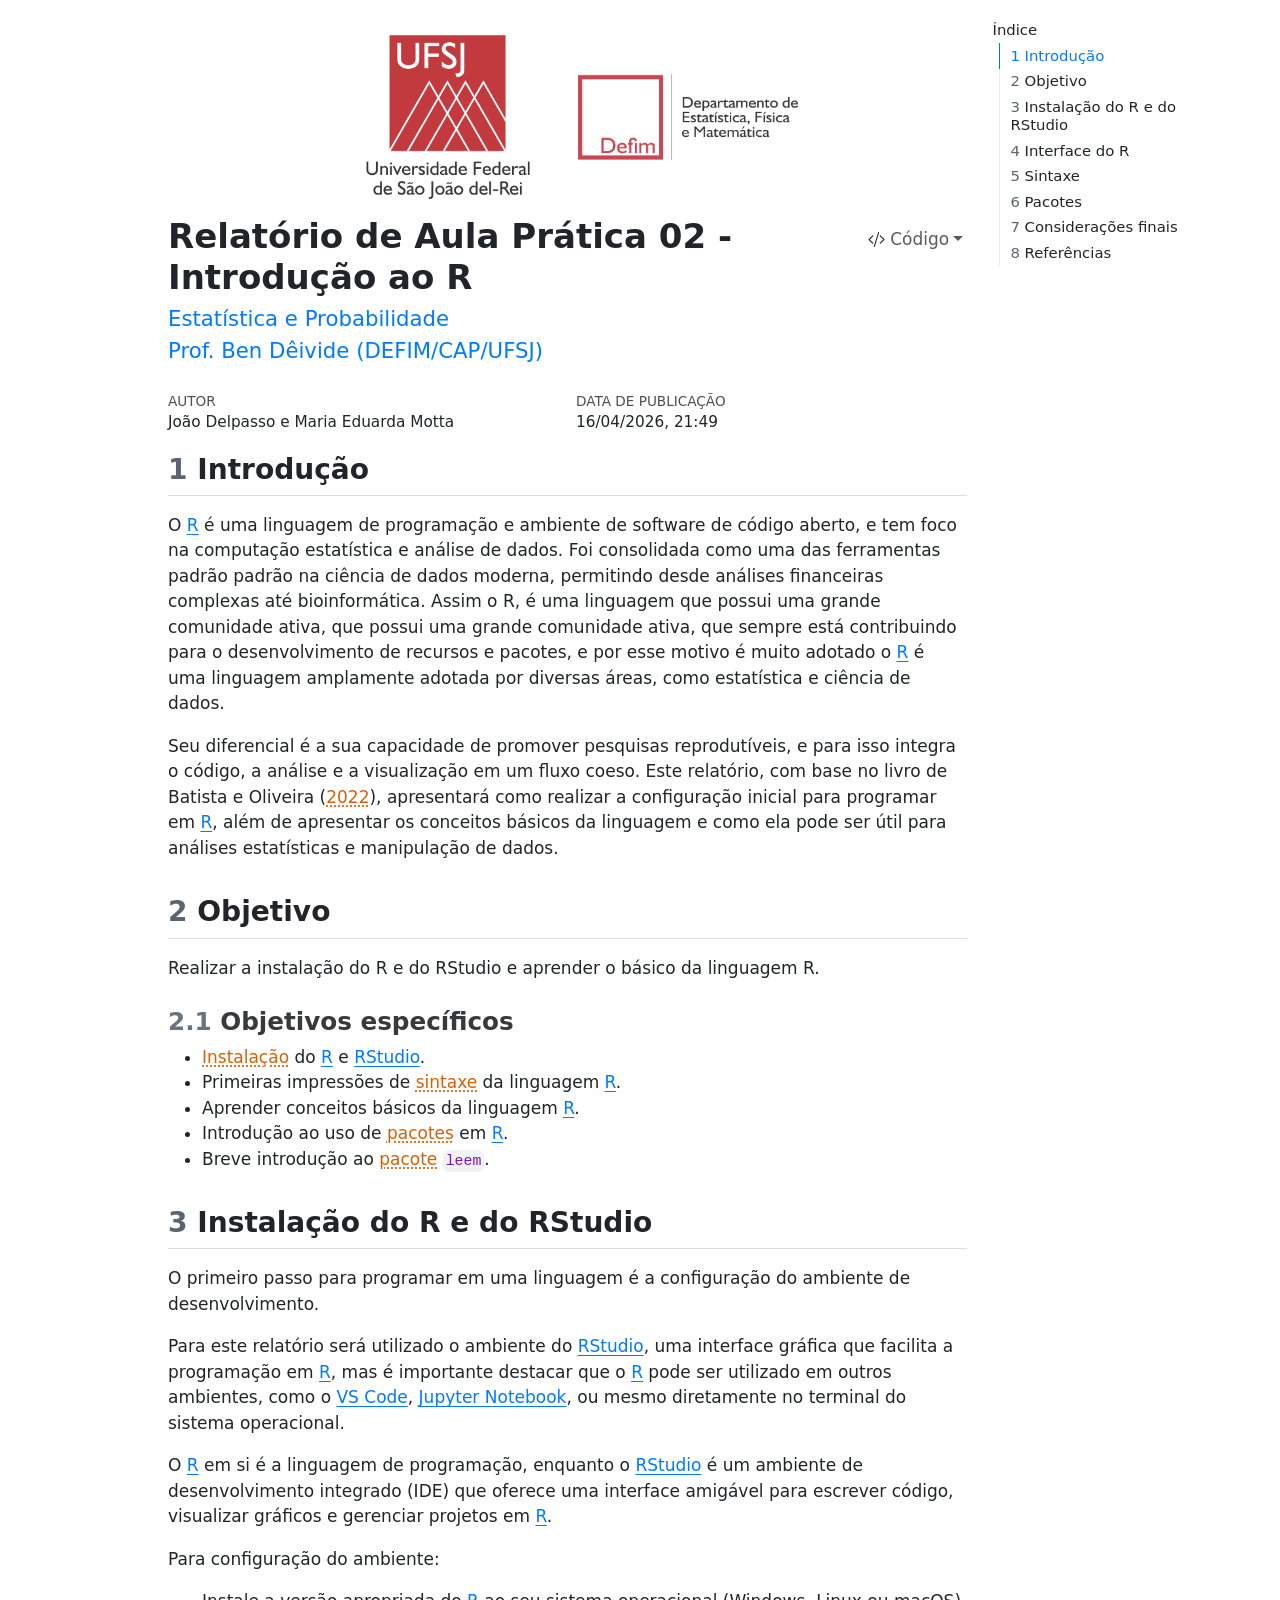
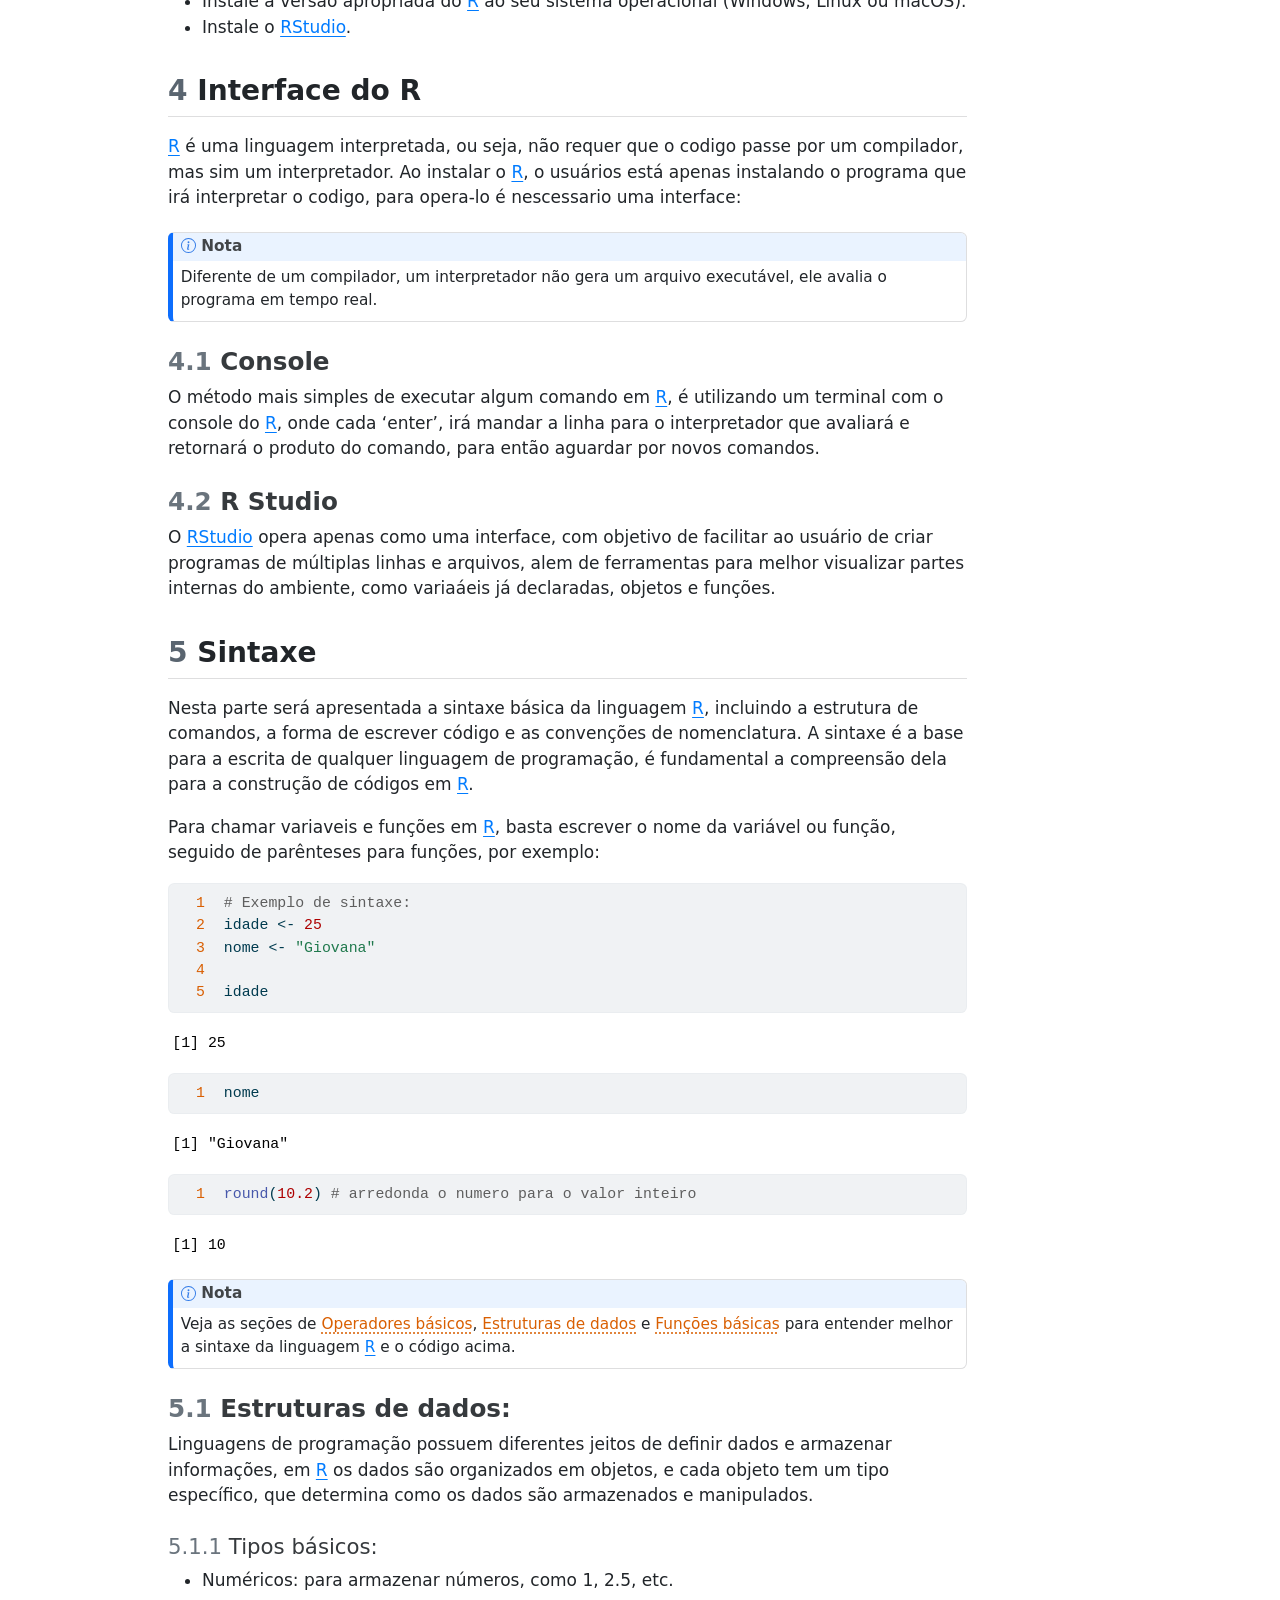
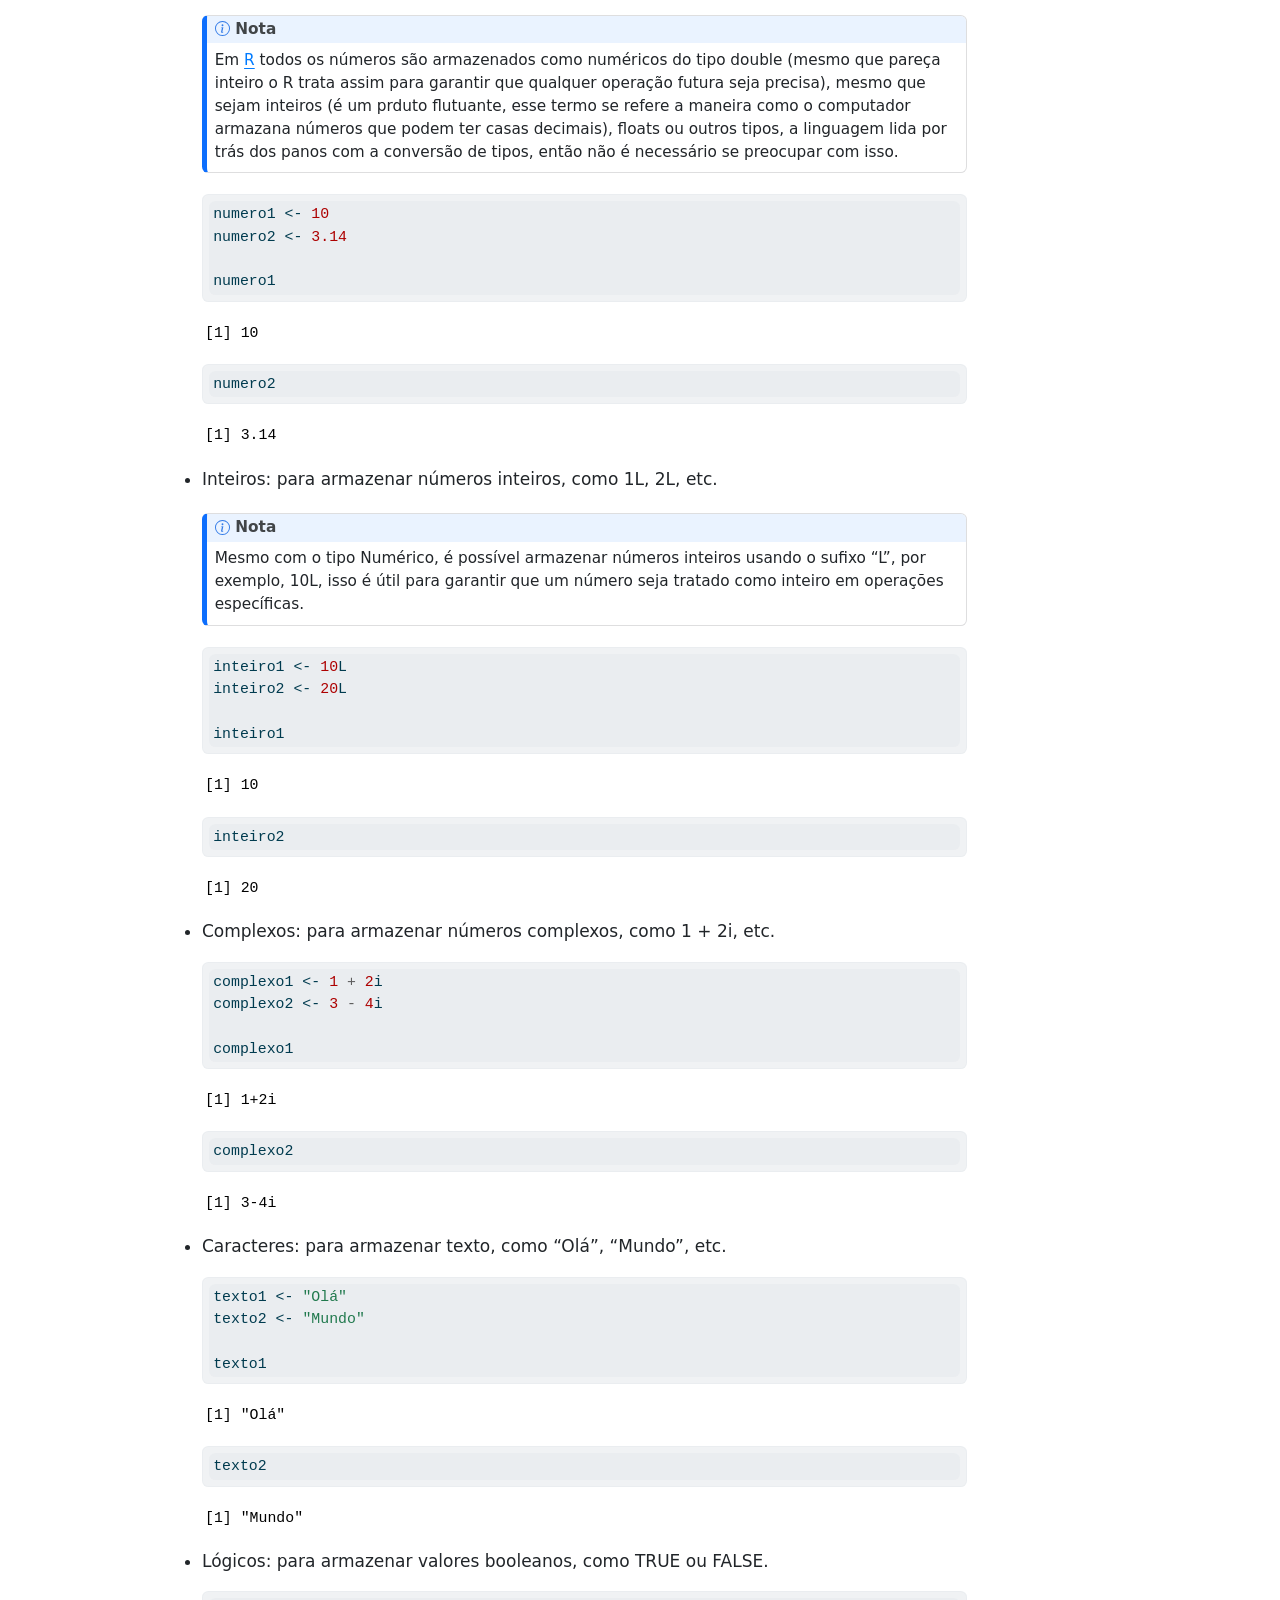
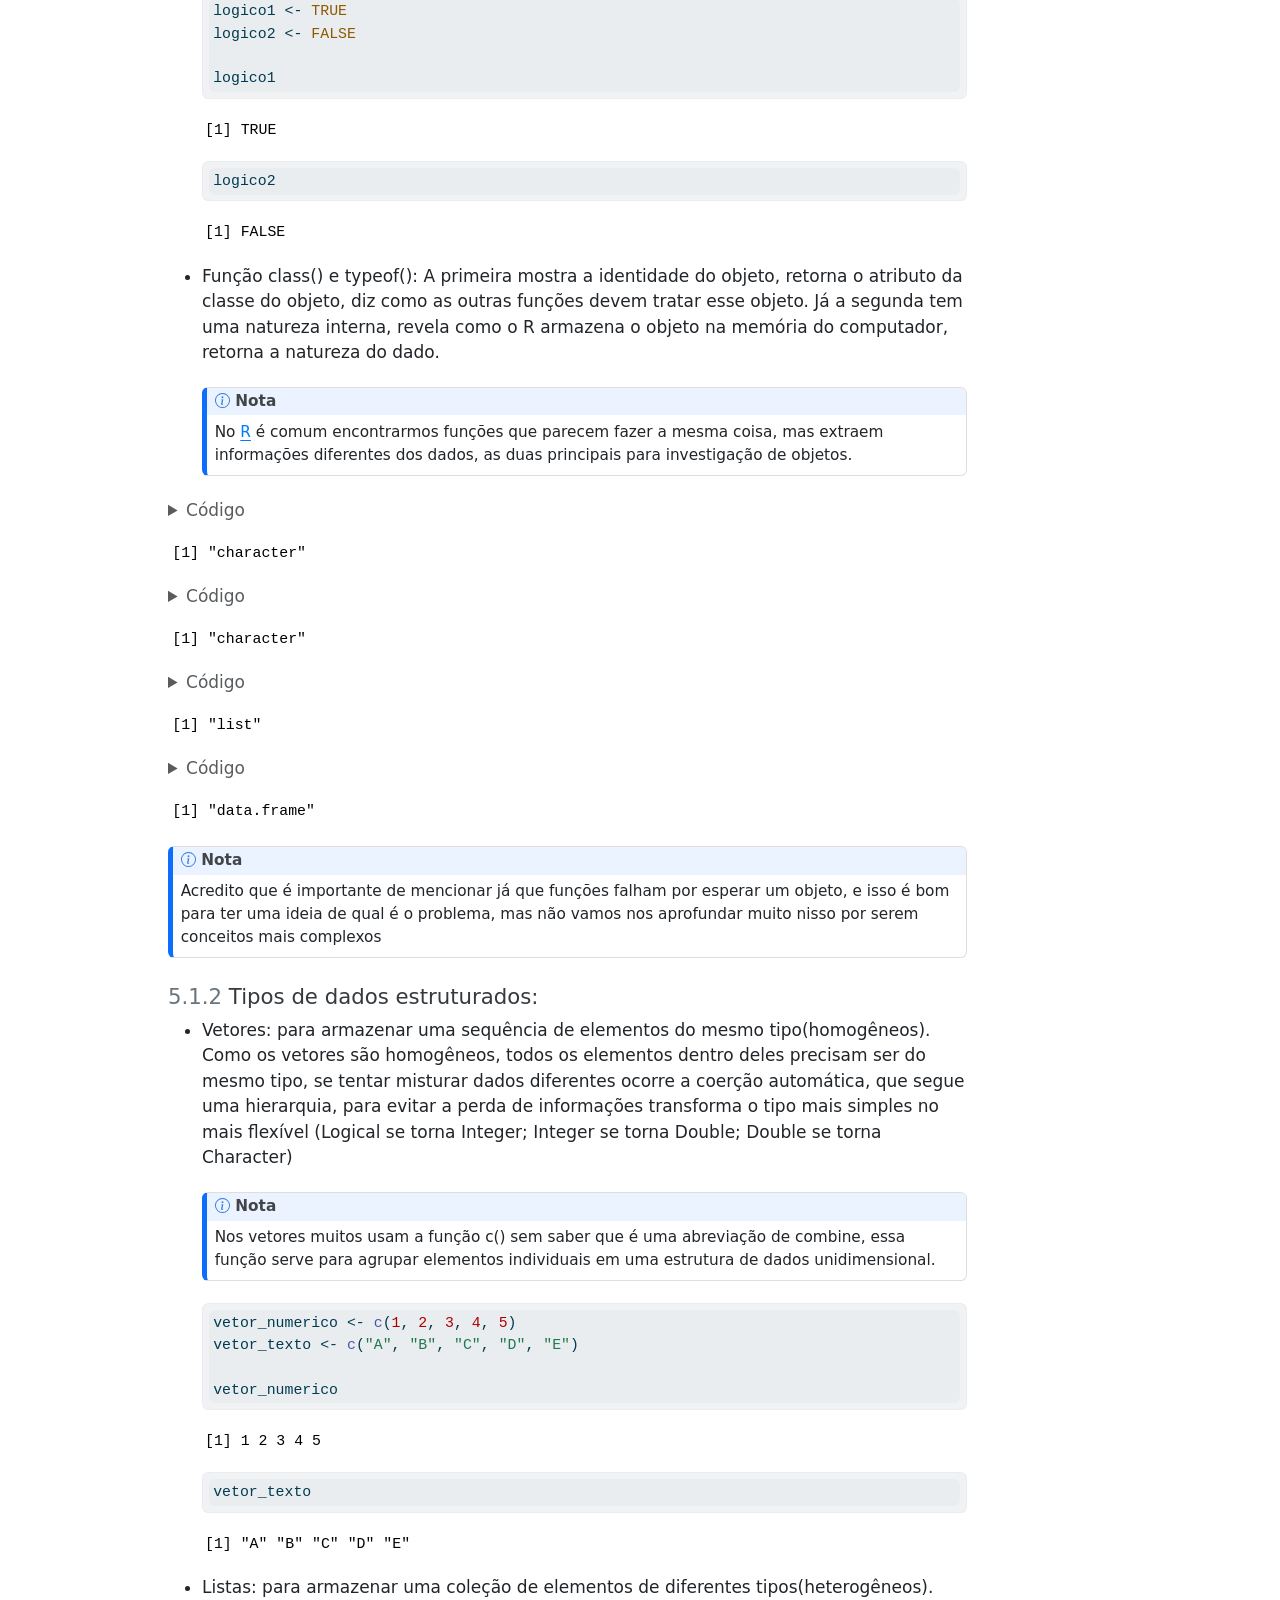
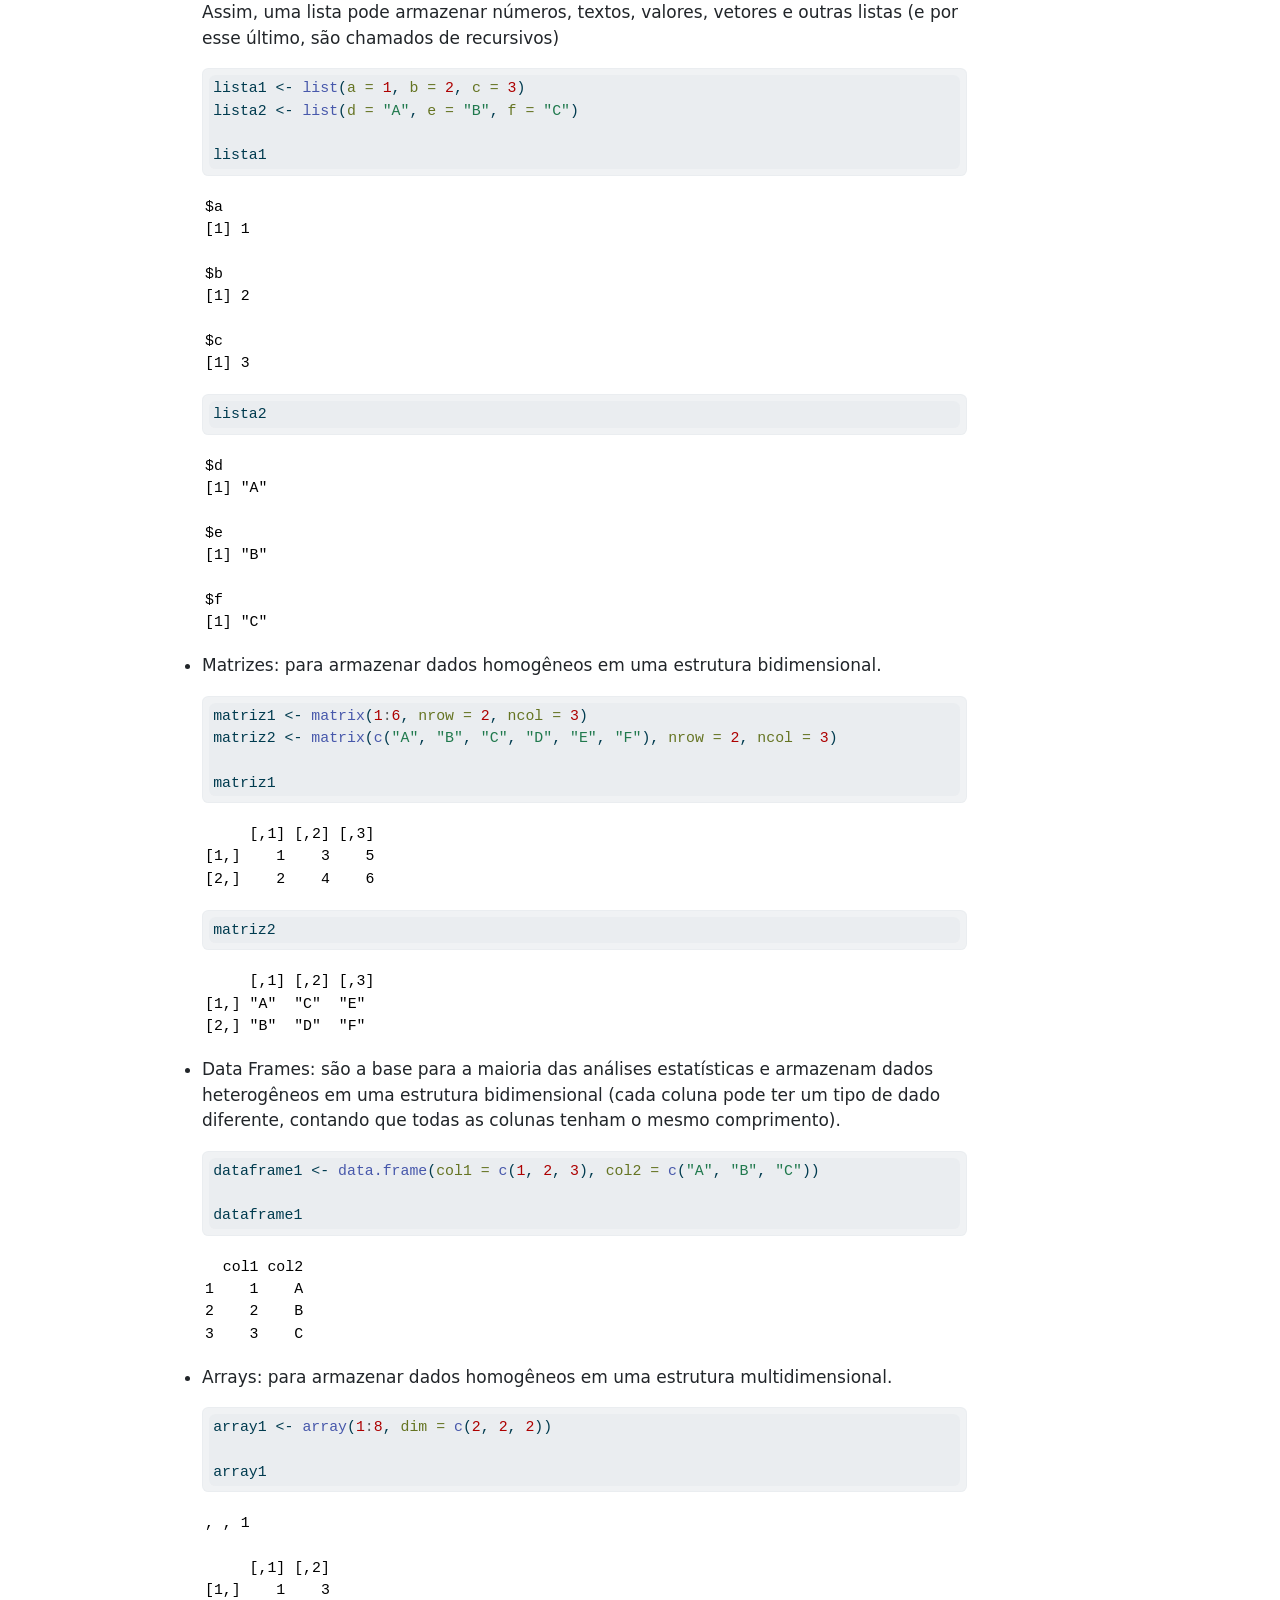
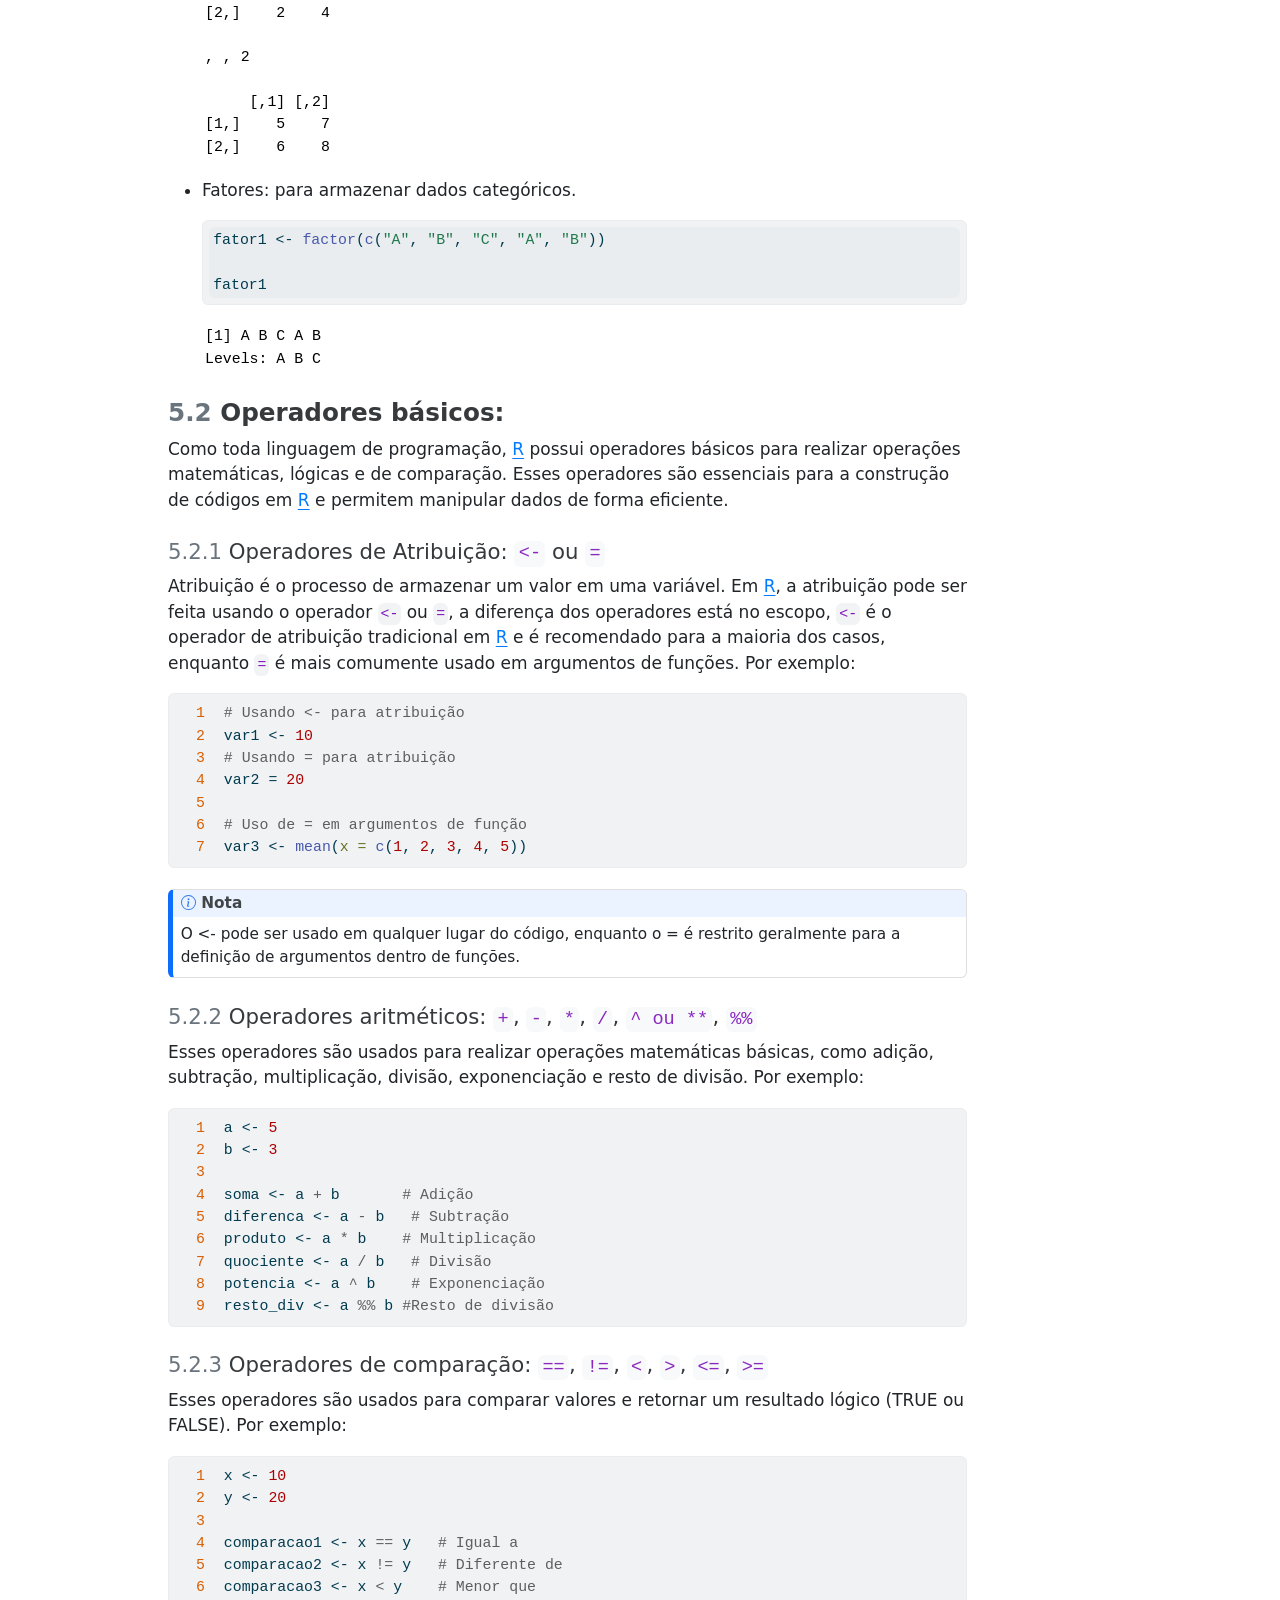
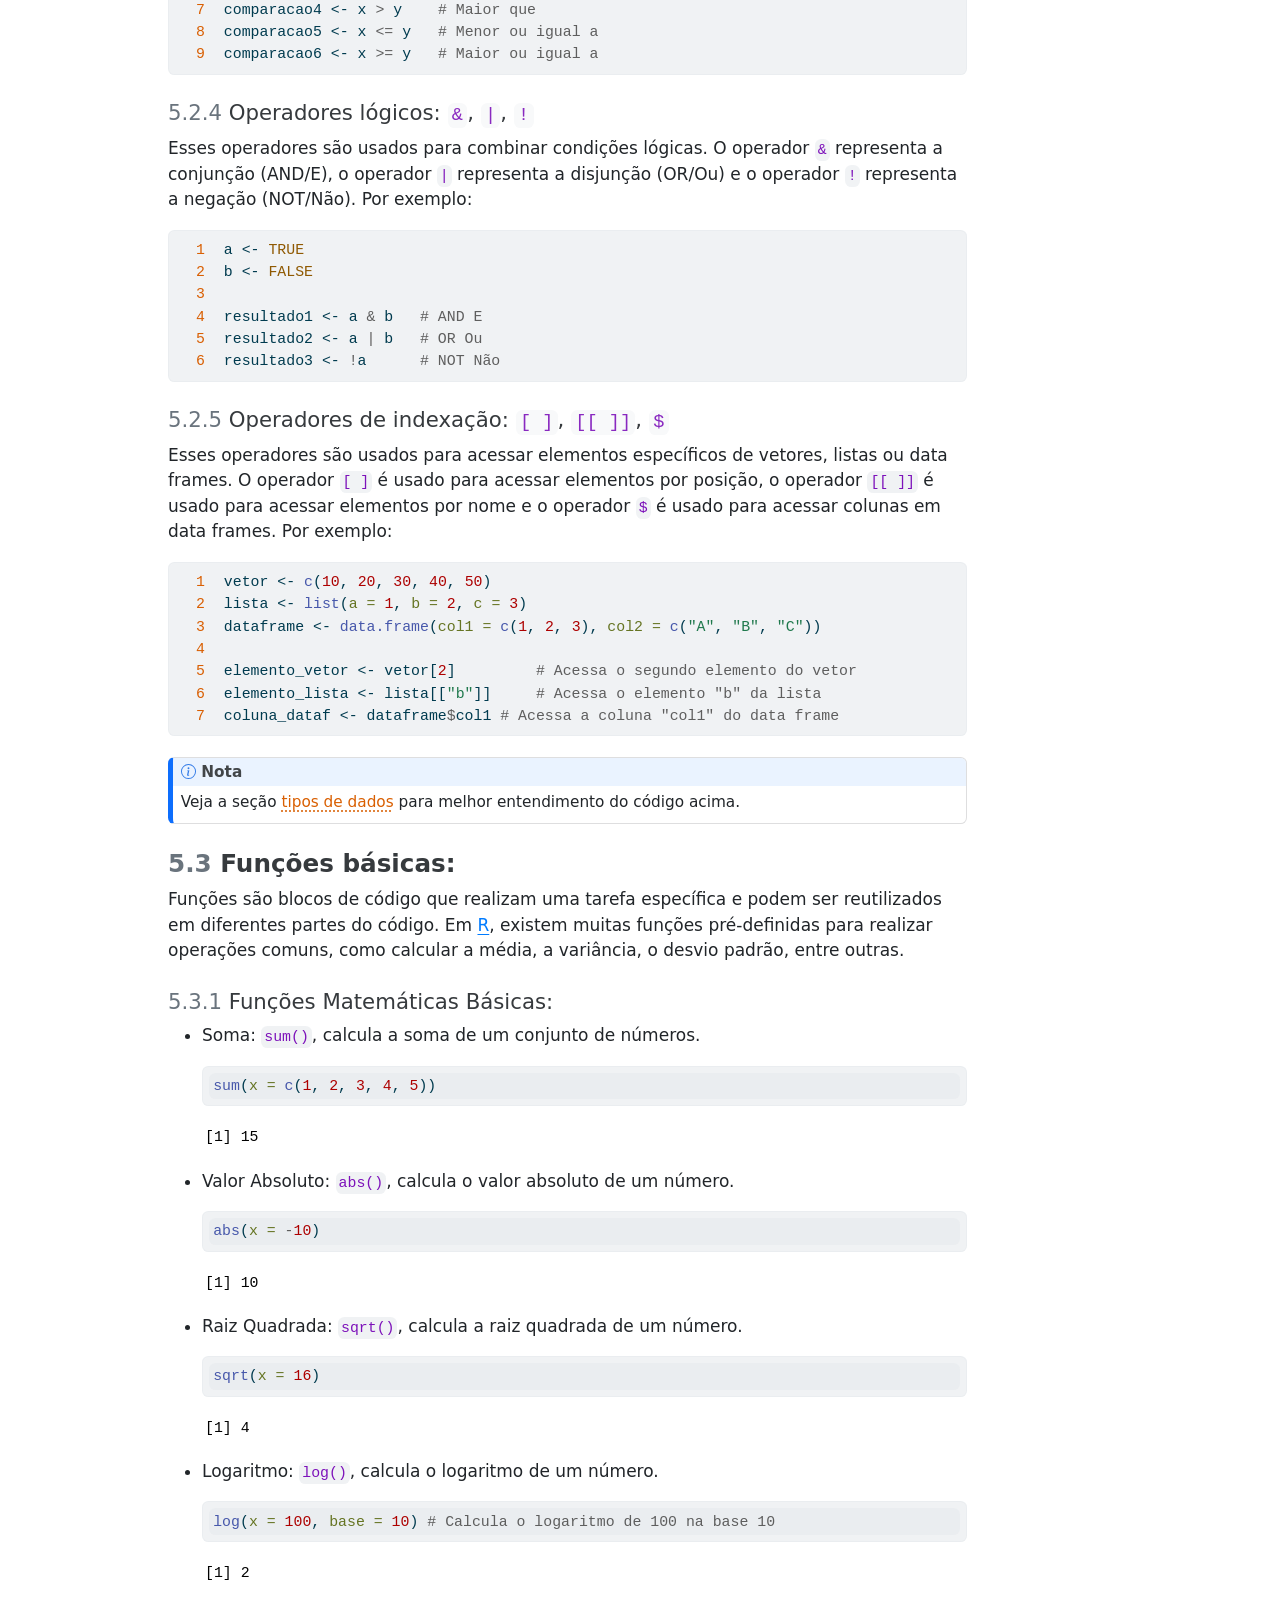
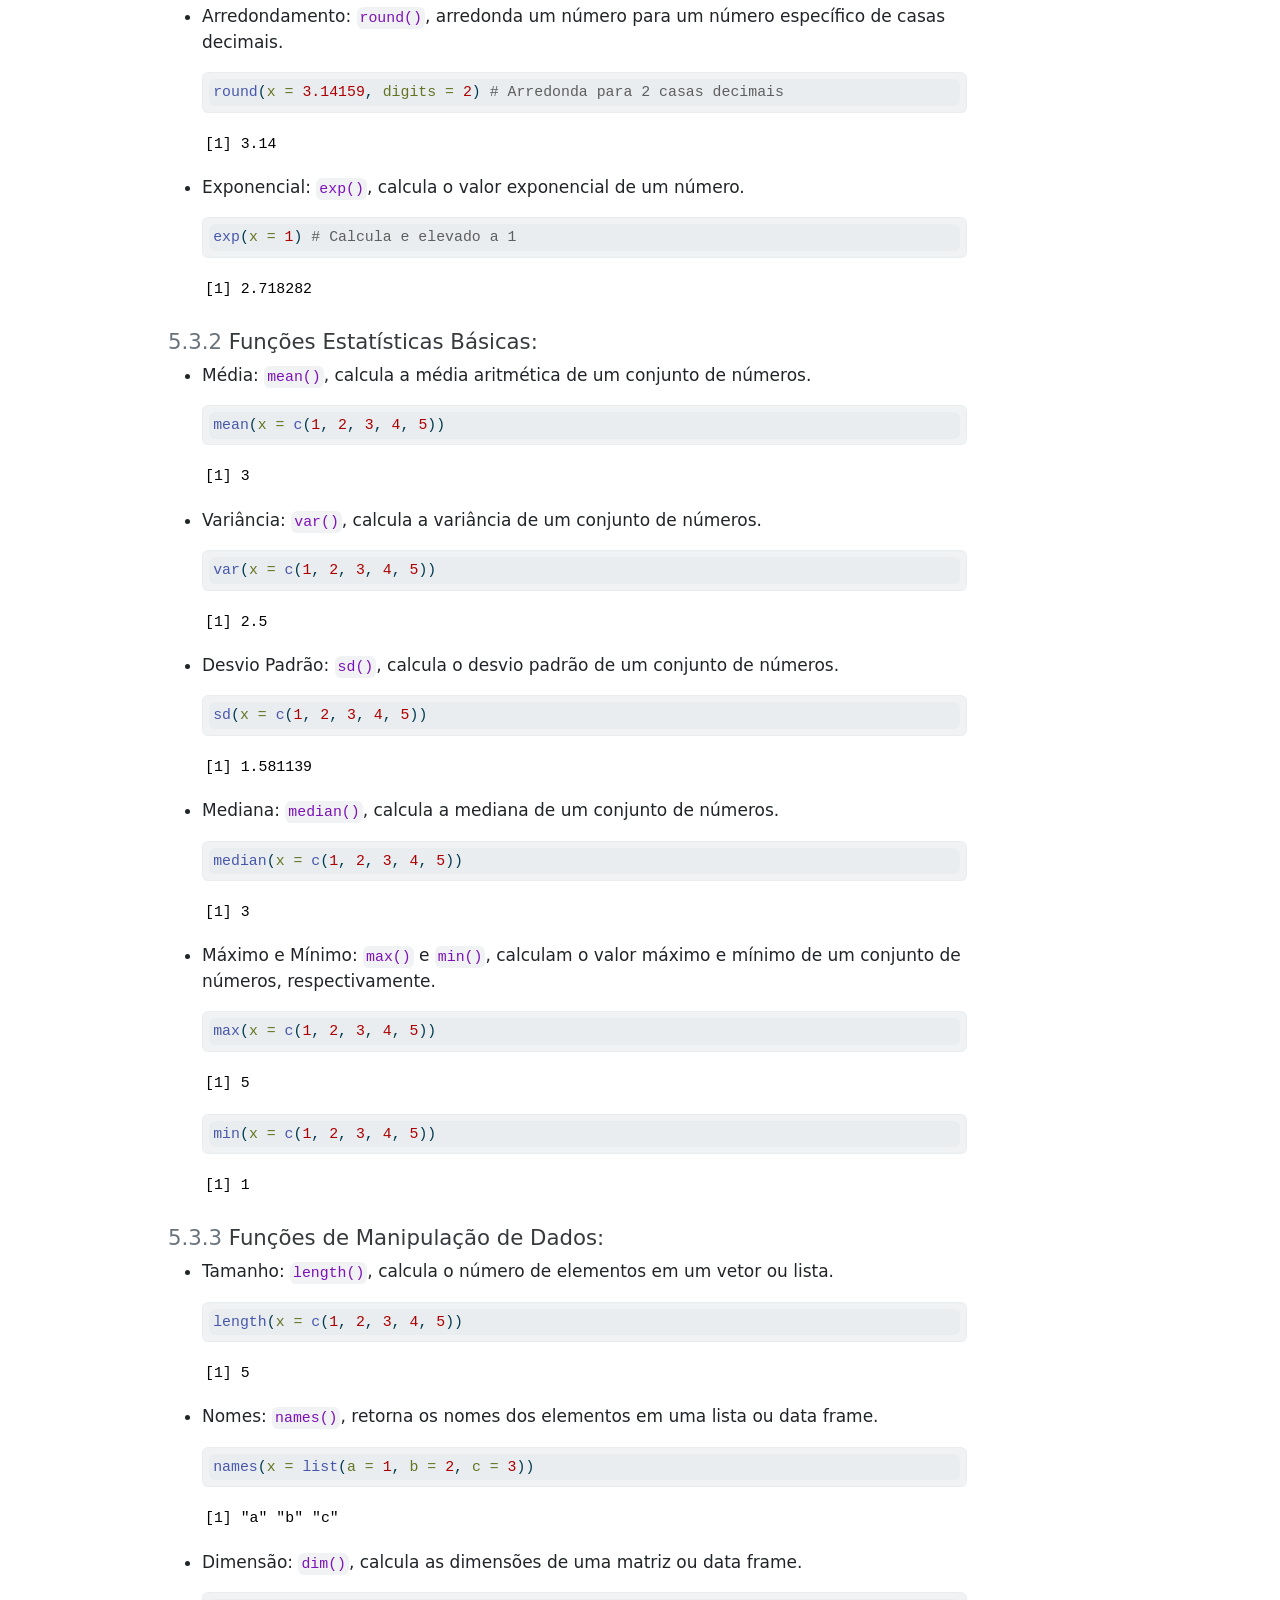
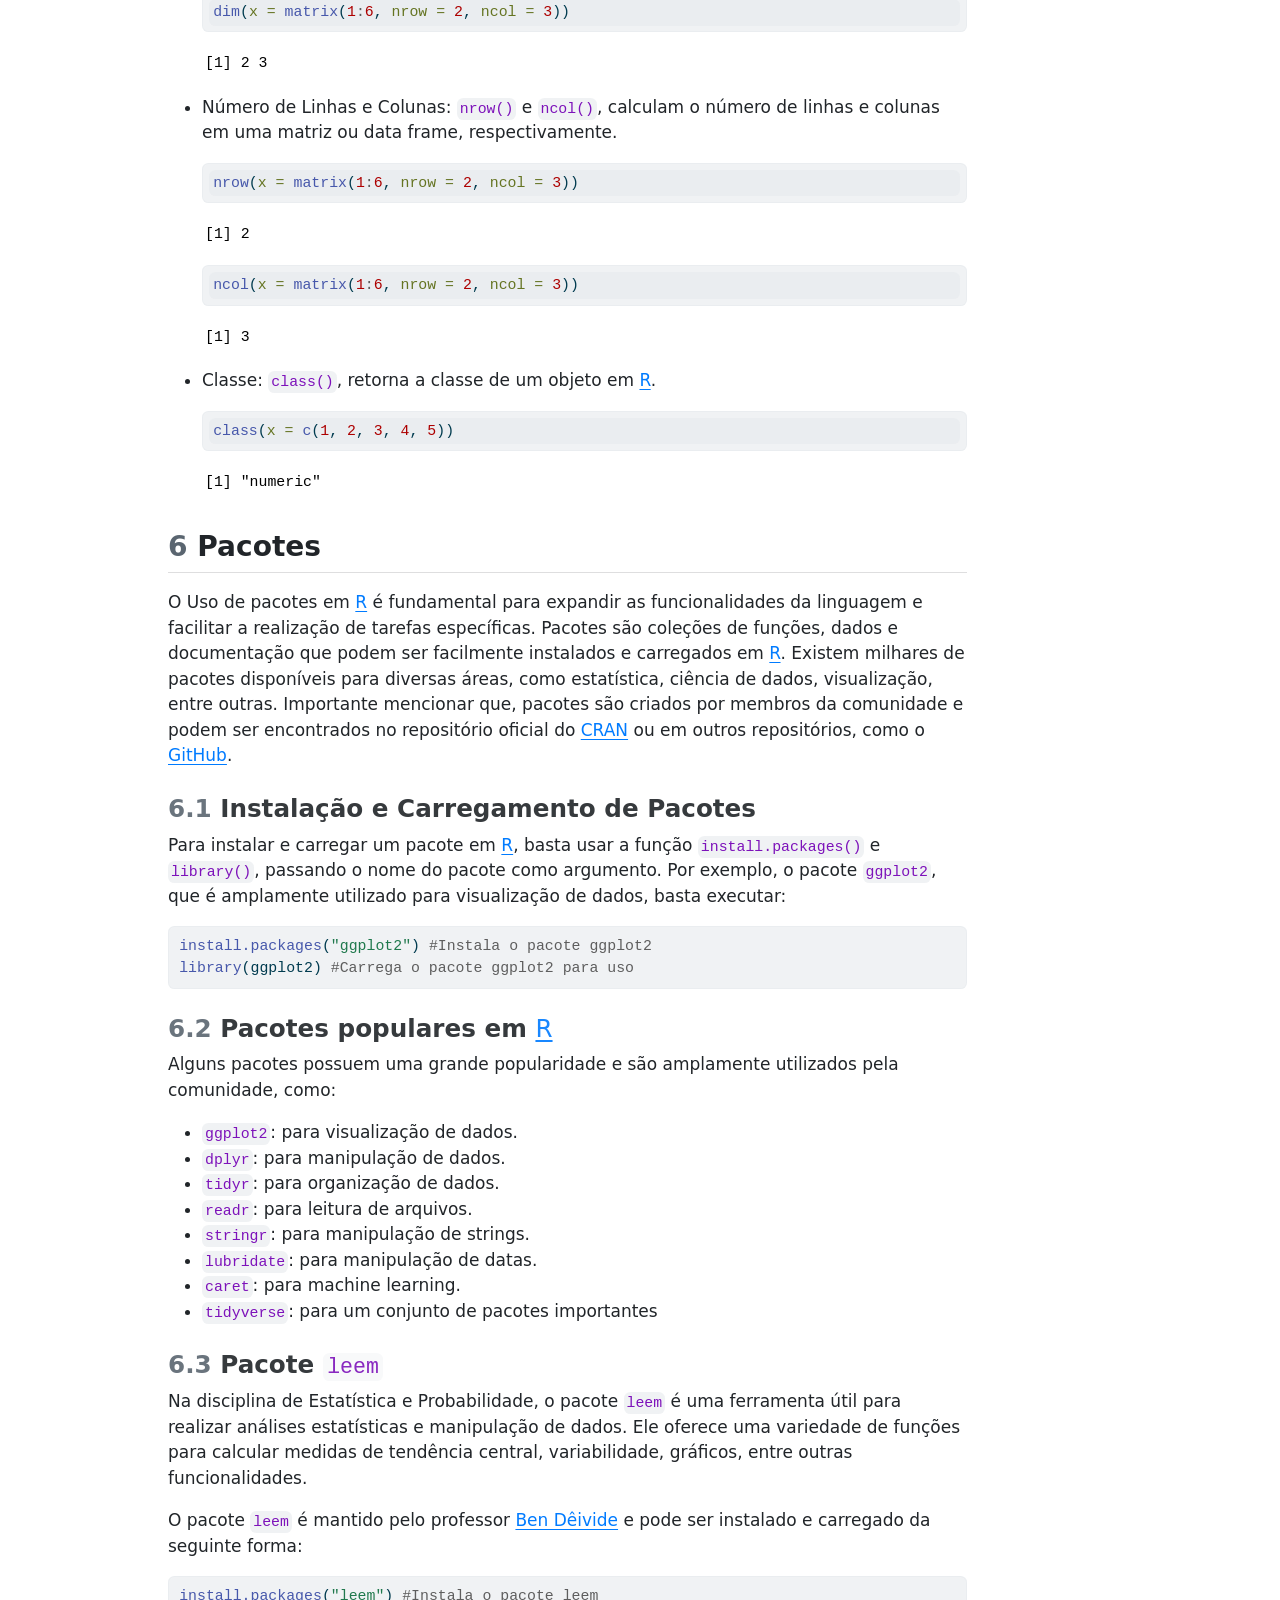
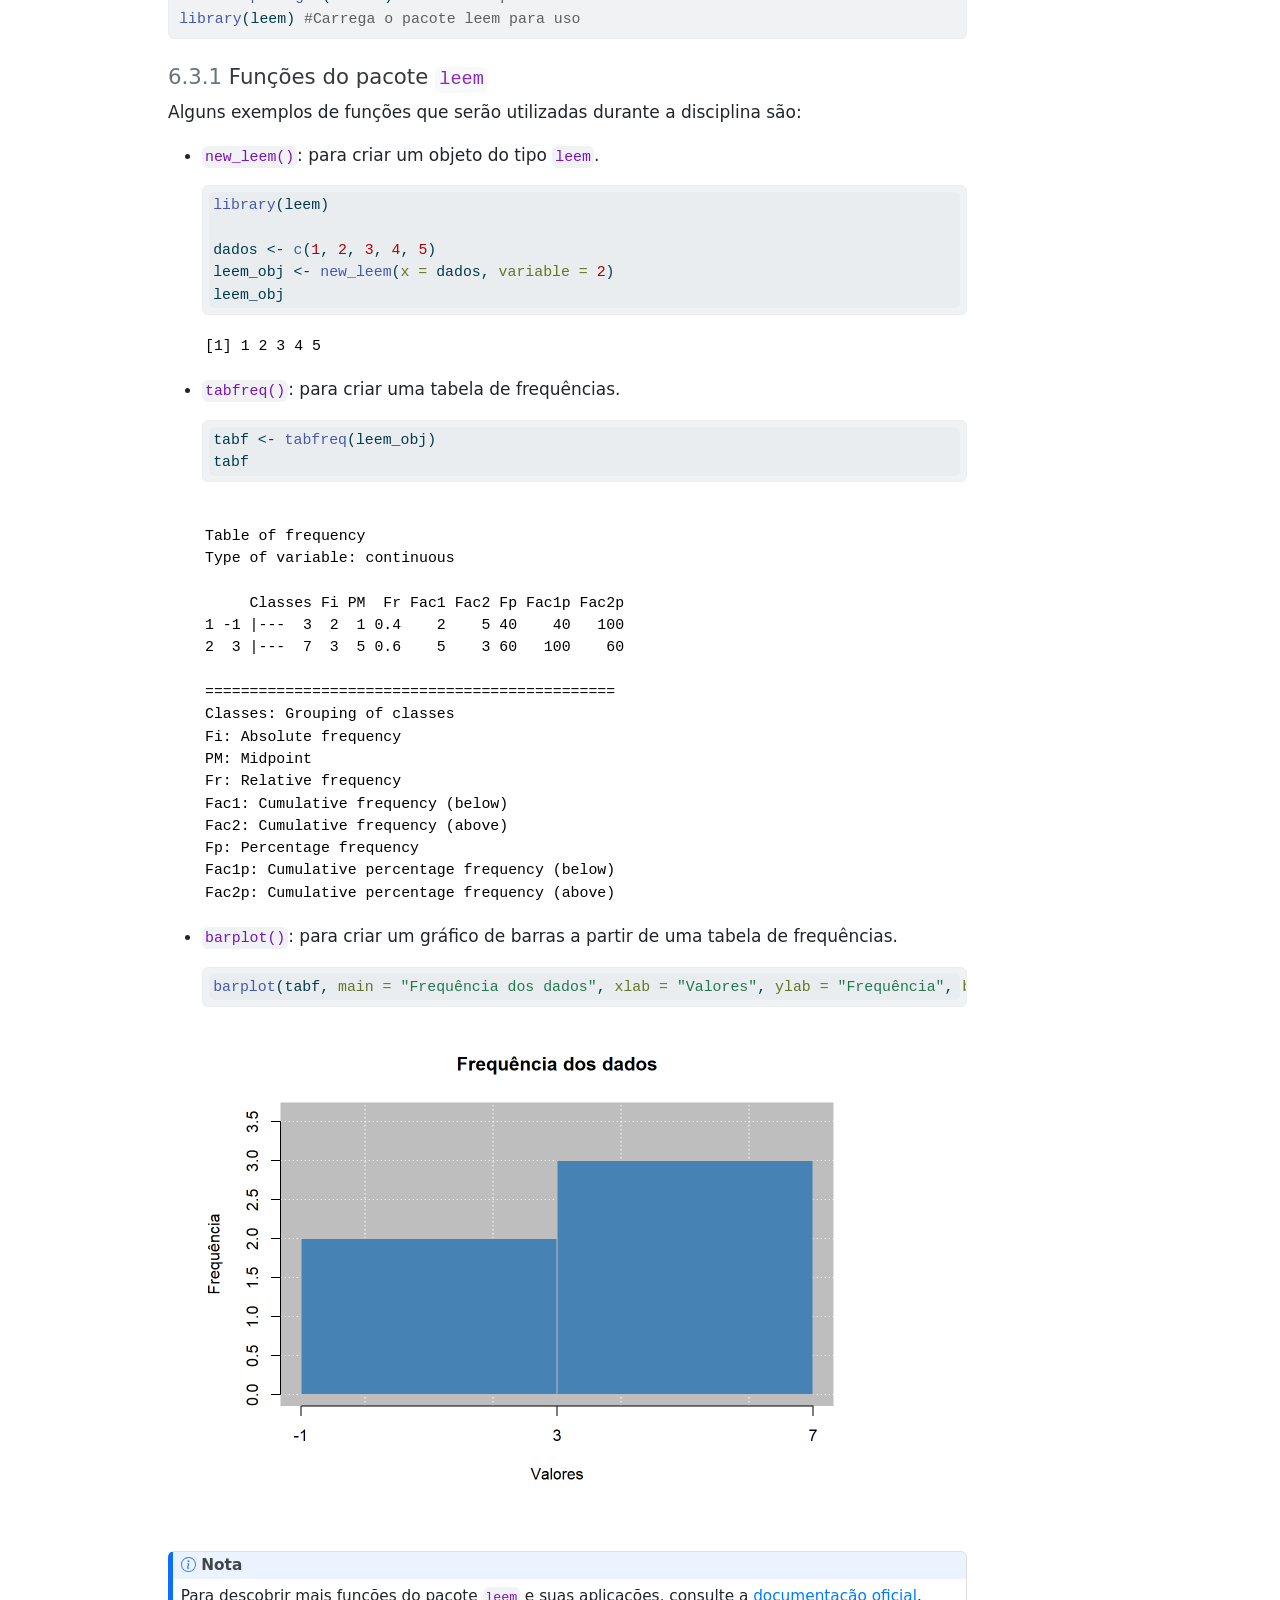
<file: relatorio/rel02/index.html>
<!DOCTYPE html>
<html xmlns="http://www.w3.org/1999/xhtml" lang="pt-BR" xml:lang="pt-BR"><head>

<meta charset="utf-8">
<meta name="generator" content="quarto-1.9.36">

<meta name="viewport" content="width=device-width, initial-scale=1.0, user-scalable=yes">

<meta name="author" content="João Delpasso e Maria Eduarda Motta">

<title>Relatório de Aula Prática 02 - Introdução ao R</title>
<style>
/* Default styles provided by pandoc.
** See https://pandoc.org/MANUAL.html#variables-for-html for config info.
*/
code{white-space: pre-wrap;}
span.smallcaps{font-variant: small-caps;}
div.columns{display: flex; gap: min(4vw, 1.5em);}
div.column{flex: auto; overflow-x: auto;}
div.hanging-indent{margin-left: 1.5em; text-indent: -1.5em;}
ul.task-list{list-style: none;}
ul.task-list li input[type="checkbox"] {
  width: 0.8em;
  margin: 0 0.8em 0.2em -1em; /* quarto-specific, see https://github.com/quarto-dev/quarto-cli/issues/4556 */ 
  vertical-align: middle;
}
/* CSS for syntax highlighting */
html { -webkit-text-size-adjust: 100%; }
pre > code.sourceCode { white-space: pre; position: relative; }
pre > code.sourceCode > span { display: inline-block; line-height: 1.25; }
pre > code.sourceCode > span:empty { height: 1.2em; }
.sourceCode { overflow: visible; }
code.sourceCode > span { color: inherit; text-decoration: inherit; }
div.sourceCode { margin: 1em 0; }
pre.sourceCode { margin: 0; }
@media screen {
div.sourceCode { overflow: auto; }
}
@media print {
pre > code.sourceCode { white-space: pre-wrap; }
pre > code.sourceCode > span { text-indent: -5em; padding-left: 5em; }
}
pre.numberSource code
  { counter-reset: source-line 0; }
pre.numberSource code > span
  { position: relative; left: -4em; counter-increment: source-line; }
pre.numberSource code > span > a:first-child::before
  { content: counter(source-line);
    position: relative; left: -1em; text-align: right; vertical-align: baseline;
    border: none; display: inline-block;
    -webkit-touch-callout: none; -webkit-user-select: none;
    -khtml-user-select: none; -moz-user-select: none;
    -ms-user-select: none; user-select: none;
    padding: 0 4px; width: 4em;
  }
pre.numberSource { margin-left: 3em;  padding-left: 4px; }
div.sourceCode
  {   }
@media screen {
pre > code.sourceCode > span > a:first-child::before { text-decoration: underline; }
}
/* CSS for citations */
div.csl-bib-body { }
div.csl-entry {
  clear: both;
  margin-bottom: 0em;
}
.hanging-indent div.csl-entry {
  margin-left:2em;
  text-indent:-2em;
}
div.csl-left-margin {
  min-width:2em;
  float:left;
}
div.csl-right-inline {
  margin-left:2em;
  padding-left:1em;
}
div.csl-indent {
  margin-left: 2em;
}</style>


<script src="index_files/libs/clipboard/clipboard.min.js"></script>
<script src="index_files/libs/quarto-html/quarto.js" type="module"></script>
<script src="index_files/libs/quarto-html/tabsets/tabsets.js" type="module"></script>
<script src="index_files/libs/quarto-html/popper.min.js"></script>
<script src="index_files/libs/quarto-html/tippy.umd.min.js"></script>
<script src="index_files/libs/quarto-html/anchor.min.js"></script>
<link href="index_files/libs/quarto-html/tippy.css" rel="stylesheet">
<link href="index_files/libs/quarto-html/quarto-syntax-highlighting-845c23b38eaddc0f92fda52bfe77a8c8.css" rel="stylesheet" id="quarto-text-highlighting-styles">
<script src="index_files/libs/bootstrap/bootstrap.min.js"></script>
<link href="index_files/libs/bootstrap/bootstrap-icons.css" rel="stylesheet">
<link href="index_files/libs/bootstrap/bootstrap-efbb37e9afcc02144ebbc7afd12a776f.min.css" rel="stylesheet" append-hash="true" id="quarto-bootstrap" data-mode="light">


<link rel="stylesheet" href="styles.css">
</head>

<body class="quarto-light">

<div id="quarto-content" class="page-columns page-rows-contents page-layout-article">
<div id="quarto-margin-sidebar" class="sidebar margin-sidebar">
  <nav id="TOC" role="doc-toc" class="toc-active">
    <h2 id="toc-title">Índice</h2>
   
  <ul>
  <li><a href="#introdução" id="toc-introdução" class="nav-link active" data-scroll-target="#introdução"><span class="header-section-number">1</span> Introdução</a></li>
  <li><a href="#objetivo" id="toc-objetivo" class="nav-link" data-scroll-target="#objetivo"><span class="header-section-number">2</span> Objetivo</a>
  <ul class="collapse">
  <li><a href="#objetivos-específicos" id="toc-objetivos-específicos" class="nav-link" data-scroll-target="#objetivos-específicos"><span class="header-section-number">2.1</span> Objetivos específicos</a></li>
  </ul></li>
  <li><a href="#sec-setup" id="toc-sec-setup" class="nav-link" data-scroll-target="#sec-setup"><span class="header-section-number">3</span> Instalação do R e do RStudio</a></li>
  <li><a href="#interface-do-r" id="toc-interface-do-r" class="nav-link" data-scroll-target="#interface-do-r"><span class="header-section-number">4</span> Interface do R</a>
  <ul class="collapse">
  <li><a href="#console" id="toc-console" class="nav-link" data-scroll-target="#console"><span class="header-section-number">4.1</span> Console</a></li>
  <li><a href="#r-studio" id="toc-r-studio" class="nav-link" data-scroll-target="#r-studio"><span class="header-section-number">4.2</span> R Studio</a></li>
  </ul></li>
  <li><a href="#sec-sintaxe" id="toc-sec-sintaxe" class="nav-link" data-scroll-target="#sec-sintaxe"><span class="header-section-number">5</span> Sintaxe</a>
  <ul class="collapse">
  <li><a href="#sec-tipos-dados" id="toc-sec-tipos-dados" class="nav-link" data-scroll-target="#sec-tipos-dados"><span class="header-section-number">5.1</span> Estruturas de dados:</a></li>
  <li><a href="#sec-operadores" id="toc-sec-operadores" class="nav-link" data-scroll-target="#sec-operadores"><span class="header-section-number">5.2</span> Operadores básicos:</a></li>
  <li><a href="#sec-funcoes" id="toc-sec-funcoes" class="nav-link" data-scroll-target="#sec-funcoes"><span class="header-section-number">5.3</span> Funções básicas:</a></li>
  </ul></li>
  <li><a href="#sec-pacotes" id="toc-sec-pacotes" class="nav-link" data-scroll-target="#sec-pacotes"><span class="header-section-number">6</span> Pacotes</a>
  <ul class="collapse">
  <li><a href="#instalação-e-carregamento-de-pacotes" id="toc-instalação-e-carregamento-de-pacotes" class="nav-link" data-scroll-target="#instalação-e-carregamento-de-pacotes"><span class="header-section-number">6.1</span> Instalação e Carregamento de Pacotes</a></li>
  <li><a href="#pacotes-populares-em-r" id="toc-pacotes-populares-em-r" class="nav-link" data-scroll-target="#pacotes-populares-em-r"><span class="header-section-number">6.2</span> Pacotes populares em R</a></li>
  <li><a href="#sec-pacote-leem" id="toc-sec-pacote-leem" class="nav-link" data-scroll-target="#sec-pacote-leem"><span class="header-section-number">6.3</span> Pacote <code>leem</code></a></li>
  </ul></li>
  <li><a href="#considerações-finais" id="toc-considerações-finais" class="nav-link" data-scroll-target="#considerações-finais"><span class="header-section-number">7</span> Considerações finais</a>
  <ul class="collapse">
  <li><a href="#comentários" id="toc-comentários" class="nav-link" data-scroll-target="#comentários"><span class="header-section-number">7.1</span> COMENTÁRIOS</a></li>
  </ul></li>
  <li><a href="#referências" id="toc-referências" class="nav-link" data-scroll-target="#referências"><span class="header-section-number">8</span> Referências</a></li>
  </ul>
</nav>
</div>
<main class="content" id="quarto-document-content">
<div class="logos" style="display: flex; justify-content: center; align-items: center; height: 200px; gap: 20px;">

  <a href="https://ufsj.edu.br">

    <img src="imagens/ufsj.png" width="220px">

  </a>

  <a href="https://ufsj.edu.br/defim">

    <img src="imagens/defim.png" width="220px">

  </a>

</div>

<header id="title-block-header" class="quarto-title-block default">
<div class="quarto-title">
<div class="quarto-title-block"><div><h1 class="title">Relatório de Aula Prática 02 - Introdução ao R</h1><button type="button" class="btn code-tools-button dropdown-toggle" id="quarto-code-tools-menu" data-bs-toggle="dropdown" aria-expanded="false"><i class="bi"></i> Código</button><ul class="dropdown-menu dropdown-menu-end" aria-labelelledby="quarto-code-tools-menu"><li><a id="quarto-show-all-code" class="dropdown-item" href="javascript:void(0)" role="button">Mostrar o código</a></li><li><a id="quarto-hide-all-code" class="dropdown-item" href="javascript:void(0)" role="button">Esconder o código</a></li><li><hr class="dropdown-divider"></li><li><a id="quarto-view-source" class="dropdown-item" href="javascript:void(0)" role="button">Ver o código fonte</a></li></ul></div></div>
<p class="subtitle lead"><a href="https://bendeivide.github.io/courses/epaec/" target="_blank">Estatística e Probabilidade</a> <br> <a href="https://bendeivide.github.io" target="_blank">Prof.&nbsp;Ben Dêivide (DEFIM/CAP/UFSJ)</a></p>
</div>



<div class="quarto-title-meta">

    <div>
    <div class="quarto-title-meta-heading">Autor</div>
    <div class="quarto-title-meta-contents">
             <p>João Delpasso e Maria Eduarda Motta </p>
          </div>
  </div>
    
    <div>
    <div class="quarto-title-meta-heading">Data de Publicação</div>
    <div class="quarto-title-meta-contents">
      <p class="date">16/04/2026, 21:49</p>
    </div>
  </div>
  
    
  </div>
  


</header>


<section id="introdução" class="level2" data-number="1">
<h2 data-number="1" class="anchored" data-anchor-id="introdução"><span class="header-section-number">1</span> Introdução</h2>
<p>O <a href="https://www.r-project.org/">R</a> é uma linguagem de programação e ambiente de software de código aberto, e tem foco na computação estatística e análise de dados. Foi consolidada como uma das ferramentas padrão padrão na ciência de dados moderna, permitindo desde análises financeiras complexas até bioinformática. Assim o R, é uma linguagem que possui uma grande comunidade ativa, que possui uma grande comunidade ativa, que sempre está contribuindo para o desenvolvimento de recursos e pacotes, e por esse motivo é muito adotado o <a href="https://www.r-project.org/">R</a> é uma linguagem amplamente adotada por diversas áreas, como estatística e ciência de dados.</p>
<p>Seu diferencial é a sua capacidade de promover pesquisas reprodutíveis, e para isso integra o código, a análise e a visualização em um fluxo coeso. Este relatório, com base no livro de <span class="citation" data-cites="Rbasico2022">Batista e Oliveira (<a href="#ref-Rbasico2022" role="doc-biblioref">2022</a>)</span>, apresentará como realizar a configuração inicial para programar em <a href="https://www.r-project.org/">R</a>, além de apresentar os conceitos básicos da linguagem e como ela pode ser útil para análises estatísticas e manipulação de dados.</p>
</section>
<section id="objetivo" class="level2" data-number="2">
<h2 data-number="2" class="anchored" data-anchor-id="objetivo"><span class="header-section-number">2</span> Objetivo</h2>
<p>Realizar a instalação do R e do RStudio e aprender o básico da linguagem R.</p>
<section id="objetivos-específicos" class="level3" data-number="2.1">
<h3 data-number="2.1" class="anchored" data-anchor-id="objetivos-específicos"><span class="header-section-number">2.1</span> Objetivos específicos</h3>
<ul>
<li><a href="#sec-setup">Instalação</a> do <a href="https://www.r-project.org/">R</a> e <a href="https://posit.co/download/rstudio-desktop/">RStudio</a>.</li>
<li>Primeiras impressões de <a href="#sec-sintaxe">sintaxe</a> da linguagem <a href="https://www.r-project.org/">R</a>.</li>
<li>Aprender conceitos básicos da linguagem <a href="https://www.r-project.org/">R</a>.</li>
<li>Introdução ao uso de <a href="#sec-pacotes">pacotes</a> em <a href="https://www.r-project.org/">R</a>.</li>
<li>Breve introdução ao <a href="#sec-pacote-leem">pacote</a> <code>leem</code>.</li>
</ul>
</section>
</section>
<section id="sec-setup" class="level2" data-number="3">
<h2 data-number="3" class="anchored" data-anchor-id="sec-setup"><span class="header-section-number">3</span> Instalação do R e do RStudio</h2>
<p>O primeiro passo para programar em uma linguagem é a configuração do ambiente de desenvolvimento.</p>
<p>Para este relatório será utilizado o ambiente do <a href="https://posit.co/download/rstudio-desktop/">RStudio</a>, uma interface gráfica que facilita a programação em <a href="https://www.r-project.org/">R</a>, mas é importante destacar que o <a href="https://www.r-project.org/">R</a> pode ser utilizado em outros ambientes, como o <a href="https://code.visualstudio.com/">VS Code</a>, <a href="https://jupyter.org/">Jupyter Notebook</a>, ou mesmo diretamente no terminal do sistema operacional.</p>
<p>O <a href="https://www.r-project.org/">R</a> em si é a linguagem de programação, enquanto o <a href="https://posit.co/download/rstudio-desktop/">RStudio</a> é um ambiente de desenvolvimento integrado (IDE) que oferece uma interface amigável para escrever código, visualizar gráficos e gerenciar projetos em <a href="https://www.r-project.org/">R</a>.</p>
<p>Para configuração do ambiente:</p>
<ul>
<li>Instale a versão apropriada do <a href="https://www.r-project.org/">R</a> ao seu sistema operacional (Windows, Linux ou macOS).</li>
<li>Instale o <a href="https://posit.co/download/rstudio-desktop/">RStudio</a>.</li>
</ul>
</section>
<section id="interface-do-r" class="level2" data-number="4">
<h2 data-number="4" class="anchored" data-anchor-id="interface-do-r"><span class="header-section-number">4</span> Interface do R</h2>
<p><a href="https://www.r-project.org/">R</a> é uma linguagem interpretada, ou seja, não requer que o codigo passe por um compilador, mas sim um interpretador. Ao instalar o <a href="https://www.r-project.org/">R</a>, o usuários está apenas instalando o programa que irá interpretar o codigo, para opera-lo é nescessario uma interface:</p>
<div class="callout callout-style-default callout-note callout-titled">
<div class="callout-header d-flex align-content-center">
<div class="callout-icon-container">
<i class="callout-icon"></i>
</div>
<div class="callout-title-container flex-fill">
Nota
</div>
</div>
<div class="callout-body-container callout-body">
<p>Diferente de um compilador, um interpretador não gera um arquivo executável, ele avalia o programa em tempo real.</p>
</div>
</div>
<section id="console" class="level3" data-number="4.1">
<h3 data-number="4.1" class="anchored" data-anchor-id="console"><span class="header-section-number">4.1</span> Console</h3>
<p>O método mais simples de executar algum comando em <a href="https://www.r-project.org/">R</a>, é utilizando um terminal com o console do <a href="https://www.r-project.org/">R</a>, onde cada ‘enter’, irá mandar a linha para o interpretador que avaliará e retornará o produto do comando, para então aguardar por novos comandos.</p>
</section>
<section id="r-studio" class="level3" data-number="4.2">
<h3 data-number="4.2" class="anchored" data-anchor-id="r-studio"><span class="header-section-number">4.2</span> R Studio</h3>
<p>O <a href="https://posit.co/download/rstudio-desktop/">RStudio</a> opera apenas como uma interface, com objetivo de facilitar ao usuário de criar programas de múltiplas linhas e arquivos, alem de ferramentas para melhor visualizar partes internas do ambiente, como variaáeis já declaradas, objetos e funções.</p>
</section>
</section>
<section id="sec-sintaxe" class="level2" data-number="5">
<h2 data-number="5" class="anchored" data-anchor-id="sec-sintaxe"><span class="header-section-number">5</span> Sintaxe</h2>
<p>Nesta parte será apresentada a sintaxe básica da linguagem <a href="https://www.r-project.org/">R</a>, incluindo a estrutura de comandos, a forma de escrever código e as convenções de nomenclatura. A sintaxe é a base para a escrita de qualquer linguagem de programação, é fundamental a compreensão dela para a construção de códigos em <a href="https://www.r-project.org/">R</a>.</p>
<p>Para chamar variaveis e funções em <a href="https://www.r-project.org/">R</a>, basta escrever o nome da variável ou função, seguido de parênteses para funções, por exemplo:</p>
<div class="cell">
<div class="code-copy-outer-scaffold"><div class="sourceCode cell-code" id="cb1"><pre class="sourceCode numberSource r number-lines code-with-copy"><code class="sourceCode r"><span id="cb1-1"><a href="#cb1-1"></a><span class="co"># Exemplo de sintaxe:</span></span>
<span id="cb1-2"><a href="#cb1-2"></a>idade <span class="ot">&lt;-</span> <span class="dv">25</span></span>
<span id="cb1-3"><a href="#cb1-3"></a>nome <span class="ot">&lt;-</span> <span class="st">"Giovana"</span></span>
<span id="cb1-4"><a href="#cb1-4"></a></span>
<span id="cb1-5"><a href="#cb1-5"></a>idade</span></code></pre></div><button title="Copiar para a área de transferência" class="code-copy-button"><i class="bi"></i></button></div>
<div class="cell-output cell-output-stdout">
<pre><code>[1] 25</code></pre>
</div>
<div class="code-copy-outer-scaffold"><div class="sourceCode cell-code" id="cb3"><pre class="sourceCode numberSource r number-lines code-with-copy"><code class="sourceCode r"><span id="cb3-1"><a href="#cb3-1"></a>nome</span></code></pre></div><button title="Copiar para a área de transferência" class="code-copy-button"><i class="bi"></i></button></div>
<div class="cell-output cell-output-stdout">
<pre><code>[1] "Giovana"</code></pre>
</div>
<div class="code-copy-outer-scaffold"><div class="sourceCode cell-code" id="cb5"><pre class="sourceCode numberSource r number-lines code-with-copy"><code class="sourceCode r"><span id="cb5-1"><a href="#cb5-1"></a><span class="fu">round</span>(<span class="fl">10.2</span>) <span class="co"># arredonda o numero para o valor inteiro </span></span></code></pre></div><button title="Copiar para a área de transferência" class="code-copy-button"><i class="bi"></i></button></div>
<div class="cell-output cell-output-stdout">
<pre><code>[1] 10</code></pre>
</div>
</div>
<div class="callout callout-style-default callout-note callout-titled">
<div class="callout-header d-flex align-content-center">
<div class="callout-icon-container">
<i class="callout-icon"></i>
</div>
<div class="callout-title-container flex-fill">
Nota
</div>
</div>
<div class="callout-body-container callout-body">
<p>Veja as seções de <a href="#sec-operadores">Operadores básicos</a>, <a href="#sec-tipos-dados">Estruturas de dados</a> e <a href="#sec-funcoes">Funções básicas</a> para entender melhor a sintaxe da linguagem <a href="https://www.r-project.org/">R</a> e o código acima.</p>
</div>
</div>
<section id="sec-tipos-dados" class="level3" data-number="5.1">
<h3 data-number="5.1" class="anchored" data-anchor-id="sec-tipos-dados"><span class="header-section-number">5.1</span> Estruturas de dados:</h3>
<p>Linguagens de programação possuem diferentes jeitos de definir dados e armazenar informações, em <a href="https://www.r-project.org/">R</a> os dados são organizados em objetos, e cada objeto tem um tipo específico, que determina como os dados são armazenados e manipulados.</p>
<section id="subsec-tipos-dados-basicos" class="level4" data-number="5.1.1">
<h4 data-number="5.1.1" class="anchored" data-anchor-id="subsec-tipos-dados-basicos"><span class="header-section-number">5.1.1</span> Tipos básicos:</h4>
<ul>
<li><p>Numéricos: para armazenar números, como 1, 2.5, etc.</p>
<div class="callout callout-style-default callout-note callout-titled">
<div class="callout-header d-flex align-content-center">
<div class="callout-icon-container">
<i class="callout-icon"></i>
</div>
<div class="callout-title-container flex-fill">
Nota
</div>
</div>
<div class="callout-body-container callout-body">
<p>Em <a href="https://www.r-project.org/">R</a> todos os números são armazenados como numéricos do tipo double (mesmo que pareça inteiro o R trata assim para garantir que qualquer operação futura seja precisa), mesmo que sejam inteiros (é um prduto flutuante, esse termo se refere a maneira como o computador armazana números que podem ter casas decimais), floats ou outros tipos, a linguagem lida por trás dos panos com a conversão de tipos, então não é necessário se preocupar com isso.</p>
</div>
</div>
<div class="cell">
<div class="code-copy-outer-scaffold"><div class="sourceCode cell-code" id="cb7"><pre class="sourceCode r code-with-copy"><code class="sourceCode r"><span id="cb7-1"><a href="#cb7-1" aria-hidden="true" tabindex="-1"></a>numero1 <span class="ot">&lt;-</span> <span class="dv">10</span></span>
<span id="cb7-2"><a href="#cb7-2" aria-hidden="true" tabindex="-1"></a>numero2 <span class="ot">&lt;-</span> <span class="fl">3.14</span></span>
<span id="cb7-3"><a href="#cb7-3" aria-hidden="true" tabindex="-1"></a></span>
<span id="cb7-4"><a href="#cb7-4" aria-hidden="true" tabindex="-1"></a>numero1</span></code></pre></div><button title="Copiar para a área de transferência" class="code-copy-button"><i class="bi"></i></button></div>
<div class="cell-output cell-output-stdout">
<pre><code>[1] 10</code></pre>
</div>
<div class="code-copy-outer-scaffold"><div class="sourceCode cell-code" id="cb9"><pre class="sourceCode r code-with-copy"><code class="sourceCode r"><span id="cb9-1"><a href="#cb9-1" aria-hidden="true" tabindex="-1"></a>numero2</span></code></pre></div><button title="Copiar para a área de transferência" class="code-copy-button"><i class="bi"></i></button></div>
<div class="cell-output cell-output-stdout">
<pre><code>[1] 3.14</code></pre>
</div>
</div></li>
<li><p>Inteiros: para armazenar números inteiros, como 1L, 2L, etc.</p>
<div class="callout callout-style-default callout-note callout-titled">
<div class="callout-header d-flex align-content-center">
<div class="callout-icon-container">
<i class="callout-icon"></i>
</div>
<div class="callout-title-container flex-fill">
Nota
</div>
</div>
<div class="callout-body-container callout-body">
<p>Mesmo com o tipo Numérico, é possível armazenar números inteiros usando o sufixo “L”, por exemplo, 10L, isso é útil para garantir que um número seja tratado como inteiro em operações específicas.</p>
</div>
</div>
<div class="cell">
<div class="code-copy-outer-scaffold"><div class="sourceCode cell-code" id="cb11"><pre class="sourceCode r code-with-copy"><code class="sourceCode r"><span id="cb11-1"><a href="#cb11-1" aria-hidden="true" tabindex="-1"></a>inteiro1 <span class="ot">&lt;-</span> <span class="dv">10</span>L</span>
<span id="cb11-2"><a href="#cb11-2" aria-hidden="true" tabindex="-1"></a>inteiro2 <span class="ot">&lt;-</span> <span class="dv">20</span>L</span>
<span id="cb11-3"><a href="#cb11-3" aria-hidden="true" tabindex="-1"></a></span>
<span id="cb11-4"><a href="#cb11-4" aria-hidden="true" tabindex="-1"></a>inteiro1</span></code></pre></div><button title="Copiar para a área de transferência" class="code-copy-button"><i class="bi"></i></button></div>
<div class="cell-output cell-output-stdout">
<pre><code>[1] 10</code></pre>
</div>
<div class="code-copy-outer-scaffold"><div class="sourceCode cell-code" id="cb13"><pre class="sourceCode r code-with-copy"><code class="sourceCode r"><span id="cb13-1"><a href="#cb13-1" aria-hidden="true" tabindex="-1"></a>inteiro2</span></code></pre></div><button title="Copiar para a área de transferência" class="code-copy-button"><i class="bi"></i></button></div>
<div class="cell-output cell-output-stdout">
<pre><code>[1] 20</code></pre>
</div>
</div></li>
<li><p>Complexos: para armazenar números complexos, como 1 + 2i, etc.</p>
<div class="cell">
<div class="code-copy-outer-scaffold"><div class="sourceCode cell-code" id="cb15"><pre class="sourceCode r code-with-copy"><code class="sourceCode r"><span id="cb15-1"><a href="#cb15-1" aria-hidden="true" tabindex="-1"></a>complexo1 <span class="ot">&lt;-</span> <span class="dv">1</span> <span class="sc">+</span> <span class="dv">2</span>i</span>
<span id="cb15-2"><a href="#cb15-2" aria-hidden="true" tabindex="-1"></a>complexo2 <span class="ot">&lt;-</span> <span class="dv">3</span> <span class="sc">-</span> <span class="dv">4</span>i</span>
<span id="cb15-3"><a href="#cb15-3" aria-hidden="true" tabindex="-1"></a></span>
<span id="cb15-4"><a href="#cb15-4" aria-hidden="true" tabindex="-1"></a>complexo1</span></code></pre></div><button title="Copiar para a área de transferência" class="code-copy-button"><i class="bi"></i></button></div>
<div class="cell-output cell-output-stdout">
<pre><code>[1] 1+2i</code></pre>
</div>
<div class="code-copy-outer-scaffold"><div class="sourceCode cell-code" id="cb17"><pre class="sourceCode r code-with-copy"><code class="sourceCode r"><span id="cb17-1"><a href="#cb17-1" aria-hidden="true" tabindex="-1"></a>complexo2</span></code></pre></div><button title="Copiar para a área de transferência" class="code-copy-button"><i class="bi"></i></button></div>
<div class="cell-output cell-output-stdout">
<pre><code>[1] 3-4i</code></pre>
</div>
</div></li>
<li><p>Caracteres: para armazenar texto, como “Olá”, “Mundo”, etc.</p>
<div class="cell">
<div class="code-copy-outer-scaffold"><div class="sourceCode cell-code" id="cb19"><pre class="sourceCode r code-with-copy"><code class="sourceCode r"><span id="cb19-1"><a href="#cb19-1" aria-hidden="true" tabindex="-1"></a>texto1 <span class="ot">&lt;-</span> <span class="st">"Olá"</span></span>
<span id="cb19-2"><a href="#cb19-2" aria-hidden="true" tabindex="-1"></a>texto2 <span class="ot">&lt;-</span> <span class="st">"Mundo"</span></span>
<span id="cb19-3"><a href="#cb19-3" aria-hidden="true" tabindex="-1"></a></span>
<span id="cb19-4"><a href="#cb19-4" aria-hidden="true" tabindex="-1"></a>texto1</span></code></pre></div><button title="Copiar para a área de transferência" class="code-copy-button"><i class="bi"></i></button></div>
<div class="cell-output cell-output-stdout">
<pre><code>[1] "Olá"</code></pre>
</div>
<div class="code-copy-outer-scaffold"><div class="sourceCode cell-code" id="cb21"><pre class="sourceCode r code-with-copy"><code class="sourceCode r"><span id="cb21-1"><a href="#cb21-1" aria-hidden="true" tabindex="-1"></a>texto2</span></code></pre></div><button title="Copiar para a área de transferência" class="code-copy-button"><i class="bi"></i></button></div>
<div class="cell-output cell-output-stdout">
<pre><code>[1] "Mundo"</code></pre>
</div>
</div></li>
<li><p>Lógicos: para armazenar valores booleanos, como TRUE ou FALSE.</p>
<div class="cell">
<div class="code-copy-outer-scaffold"><div class="sourceCode cell-code" id="cb23"><pre class="sourceCode r code-with-copy"><code class="sourceCode r"><span id="cb23-1"><a href="#cb23-1" aria-hidden="true" tabindex="-1"></a>logico1 <span class="ot">&lt;-</span> <span class="cn">TRUE</span></span>
<span id="cb23-2"><a href="#cb23-2" aria-hidden="true" tabindex="-1"></a>logico2 <span class="ot">&lt;-</span> <span class="cn">FALSE</span></span>
<span id="cb23-3"><a href="#cb23-3" aria-hidden="true" tabindex="-1"></a></span>
<span id="cb23-4"><a href="#cb23-4" aria-hidden="true" tabindex="-1"></a>logico1</span></code></pre></div><button title="Copiar para a área de transferência" class="code-copy-button"><i class="bi"></i></button></div>
<div class="cell-output cell-output-stdout">
<pre><code>[1] TRUE</code></pre>
</div>
<div class="code-copy-outer-scaffold"><div class="sourceCode cell-code" id="cb25"><pre class="sourceCode r code-with-copy"><code class="sourceCode r"><span id="cb25-1"><a href="#cb25-1" aria-hidden="true" tabindex="-1"></a>logico2</span></code></pre></div><button title="Copiar para a área de transferência" class="code-copy-button"><i class="bi"></i></button></div>
<div class="cell-output cell-output-stdout">
<pre><code>[1] FALSE</code></pre>
</div>
</div></li>
<li><p>Função class() e typeof(): A primeira mostra a identidade do objeto, retorna o atributo da classe do objeto, diz como as outras funções devem tratar esse objeto. Já a segunda tem uma natureza interna, revela como o R armazena o objeto na memória do computador, retorna a natureza do dado.</p>
<div class="callout callout-style-default callout-note callout-titled">
<div class="callout-header d-flex align-content-center">
<div class="callout-icon-container">
<i class="callout-icon"></i>
</div>
<div class="callout-title-container flex-fill">
Nota
</div>
</div>
<div class="callout-body-container callout-body">
<p>No <a href="https://www.r-project.org/">R</a> é comum encontrarmos funções que parecem fazer a mesma coisa, mas extraem informações diferentes dos dados, as duas principais para investigação de objetos.</p>
</div>
</div></li>
</ul>
<div class="cell">
<details class="code-fold">
<summary>Código</summary>
<div class="code-copy-outer-scaffold"><div class="sourceCode cell-code" id="cb27"><pre class="sourceCode r code-with-copy"><code class="sourceCode r"><span id="cb27-1"><a href="#cb27-1" aria-hidden="true" tabindex="-1"></a>nome <span class="ot">&lt;-</span> <span class="st">"Giovana"</span></span>
<span id="cb27-2"><a href="#cb27-2" aria-hidden="true" tabindex="-1"></a>idade <span class="ot">&lt;-</span> <span class="dv">25</span></span>
<span id="cb27-3"><a href="#cb27-3" aria-hidden="true" tabindex="-1"></a><span class="co"># Verificando o nome</span></span>
<span id="cb27-4"><a href="#cb27-4" aria-hidden="true" tabindex="-1"></a><span class="fu">typeof</span>(nome)</span></code></pre></div><button title="Copiar para a área de transferência" class="code-copy-button"><i class="bi"></i></button></div>
</details>
<div class="cell-output cell-output-stdout">
<pre><code>[1] "character"</code></pre>
</div>
<details class="code-fold">
<summary>Código</summary>
<div class="code-copy-outer-scaffold"><div class="sourceCode cell-code" id="cb29"><pre class="sourceCode r code-with-copy"><code class="sourceCode r"><span id="cb29-1"><a href="#cb29-1" aria-hidden="true" tabindex="-1"></a><span class="fu">class</span>(nome)</span></code></pre></div><button title="Copiar para a área de transferência" class="code-copy-button"><i class="bi"></i></button></div>
</details>
<div class="cell-output cell-output-stdout">
<pre><code>[1] "character"</code></pre>
</div>
<details class="code-fold">
<summary>Código</summary>
<div class="code-copy-outer-scaffold"><div class="sourceCode cell-code" id="cb31"><pre class="sourceCode r code-with-copy"><code class="sourceCode r"><span id="cb31-1"><a href="#cb31-1" aria-hidden="true" tabindex="-1"></a>dados <span class="ot">&lt;-</span> <span class="fu">data.frame</span>(nome, idade)</span>
<span id="cb31-2"><a href="#cb31-2" aria-hidden="true" tabindex="-1"></a><span class="co"># Aqui aparece a diferença</span></span>
<span id="cb31-3"><a href="#cb31-3" aria-hidden="true" tabindex="-1"></a><span class="fu">typeof</span>(dados)</span></code></pre></div><button title="Copiar para a área de transferência" class="code-copy-button"><i class="bi"></i></button></div>
</details>
<div class="cell-output cell-output-stdout">
<pre><code>[1] "list"</code></pre>
</div>
<details class="code-fold">
<summary>Código</summary>
<div class="code-copy-outer-scaffold"><div class="sourceCode cell-code" id="cb33"><pre class="sourceCode r code-with-copy"><code class="sourceCode r"><span id="cb33-1"><a href="#cb33-1" aria-hidden="true" tabindex="-1"></a><span class="fu">class</span>(dados)</span></code></pre></div><button title="Copiar para a área de transferência" class="code-copy-button"><i class="bi"></i></button></div>
</details>
<div class="cell-output cell-output-stdout">
<pre><code>[1] "data.frame"</code></pre>
</div>
</div>
<div class="callout callout-style-default callout-note callout-titled">
<div class="callout-header d-flex align-content-center">
<div class="callout-icon-container">
<i class="callout-icon"></i>
</div>
<div class="callout-title-container flex-fill">
Nota
</div>
</div>
<div class="callout-body-container callout-body">
<p>Acredito que é importante de mencionar já que funções falham por esperar um objeto, e isso é bom para ter uma ideia de qual é o problema, mas não vamos nos aprofundar muito nisso por serem conceitos mais complexos</p>
</div>
</div>
</section>
<section id="subsec-tipos-dados-estruturados" class="level4" data-number="5.1.2">
<h4 data-number="5.1.2" class="anchored" data-anchor-id="subsec-tipos-dados-estruturados"><span class="header-section-number">5.1.2</span> Tipos de dados estruturados:</h4>
<ul>
<li><p>Vetores: para armazenar uma sequência de elementos do mesmo tipo(homogêneos). Como os vetores são homogêneos, todos os elementos dentro deles precisam ser do mesmo tipo, se tentar misturar dados diferentes ocorre a coerção automática, que segue uma hierarquia, para evitar a perda de informações transforma o tipo mais simples no mais flexível (Logical se torna Integer; Integer se torna Double; Double se torna Character)</p>
<div class="callout callout-style-default callout-note callout-titled">
<div class="callout-header d-flex align-content-center">
<div class="callout-icon-container">
<i class="callout-icon"></i>
</div>
<div class="callout-title-container flex-fill">
Nota
</div>
</div>
<div class="callout-body-container callout-body">
<p>Nos vetores muitos usam a função c() sem saber que é uma abreviação de combine, essa função serve para agrupar elementos individuais em uma estrutura de dados unidimensional.</p>
</div>
</div>
<div class="cell">
<div class="code-copy-outer-scaffold"><div class="sourceCode cell-code" id="cb35"><pre class="sourceCode r code-with-copy"><code class="sourceCode r"><span id="cb35-1"><a href="#cb35-1" aria-hidden="true" tabindex="-1"></a>vetor_numerico <span class="ot">&lt;-</span> <span class="fu">c</span>(<span class="dv">1</span>, <span class="dv">2</span>, <span class="dv">3</span>, <span class="dv">4</span>, <span class="dv">5</span>)</span>
<span id="cb35-2"><a href="#cb35-2" aria-hidden="true" tabindex="-1"></a>vetor_texto <span class="ot">&lt;-</span> <span class="fu">c</span>(<span class="st">"A"</span>, <span class="st">"B"</span>, <span class="st">"C"</span>, <span class="st">"D"</span>, <span class="st">"E"</span>)</span>
<span id="cb35-3"><a href="#cb35-3" aria-hidden="true" tabindex="-1"></a></span>
<span id="cb35-4"><a href="#cb35-4" aria-hidden="true" tabindex="-1"></a>vetor_numerico</span></code></pre></div><button title="Copiar para a área de transferência" class="code-copy-button"><i class="bi"></i></button></div>
<div class="cell-output cell-output-stdout">
<pre><code>[1] 1 2 3 4 5</code></pre>
</div>
<div class="code-copy-outer-scaffold"><div class="sourceCode cell-code" id="cb37"><pre class="sourceCode r code-with-copy"><code class="sourceCode r"><span id="cb37-1"><a href="#cb37-1" aria-hidden="true" tabindex="-1"></a>vetor_texto</span></code></pre></div><button title="Copiar para a área de transferência" class="code-copy-button"><i class="bi"></i></button></div>
<div class="cell-output cell-output-stdout">
<pre><code>[1] "A" "B" "C" "D" "E"</code></pre>
</div>
</div></li>
<li><p>Listas: para armazenar uma coleção de elementos de diferentes tipos(heterogêneos). Assim, uma lista pode armazenar números, textos, valores, vetores e outras listas (e por esse último, são chamados de recursivos)</p>
<div class="cell">
<div class="code-copy-outer-scaffold"><div class="sourceCode cell-code" id="cb39"><pre class="sourceCode r code-with-copy"><code class="sourceCode r"><span id="cb39-1"><a href="#cb39-1" aria-hidden="true" tabindex="-1"></a>lista1 <span class="ot">&lt;-</span> <span class="fu">list</span>(<span class="at">a =</span> <span class="dv">1</span>, <span class="at">b =</span> <span class="dv">2</span>, <span class="at">c =</span> <span class="dv">3</span>)</span>
<span id="cb39-2"><a href="#cb39-2" aria-hidden="true" tabindex="-1"></a>lista2 <span class="ot">&lt;-</span> <span class="fu">list</span>(<span class="at">d =</span> <span class="st">"A"</span>, <span class="at">e =</span> <span class="st">"B"</span>, <span class="at">f =</span> <span class="st">"C"</span>)</span>
<span id="cb39-3"><a href="#cb39-3" aria-hidden="true" tabindex="-1"></a></span>
<span id="cb39-4"><a href="#cb39-4" aria-hidden="true" tabindex="-1"></a>lista1</span></code></pre></div><button title="Copiar para a área de transferência" class="code-copy-button"><i class="bi"></i></button></div>
<div class="cell-output cell-output-stdout">
<pre><code>$a
[1] 1

$b
[1] 2

$c
[1] 3</code></pre>
</div>
<div class="code-copy-outer-scaffold"><div class="sourceCode cell-code" id="cb41"><pre class="sourceCode r code-with-copy"><code class="sourceCode r"><span id="cb41-1"><a href="#cb41-1" aria-hidden="true" tabindex="-1"></a>lista2</span></code></pre></div><button title="Copiar para a área de transferência" class="code-copy-button"><i class="bi"></i></button></div>
<div class="cell-output cell-output-stdout">
<pre><code>$d
[1] "A"

$e
[1] "B"

$f
[1] "C"</code></pre>
</div>
</div></li>
<li><p>Matrizes: para armazenar dados homogêneos em uma estrutura bidimensional.</p>
<div class="cell">
<div class="code-copy-outer-scaffold"><div class="sourceCode cell-code" id="cb43"><pre class="sourceCode r code-with-copy"><code class="sourceCode r"><span id="cb43-1"><a href="#cb43-1" aria-hidden="true" tabindex="-1"></a>matriz1 <span class="ot">&lt;-</span> <span class="fu">matrix</span>(<span class="dv">1</span><span class="sc">:</span><span class="dv">6</span>, <span class="at">nrow =</span> <span class="dv">2</span>, <span class="at">ncol =</span> <span class="dv">3</span>)</span>
<span id="cb43-2"><a href="#cb43-2" aria-hidden="true" tabindex="-1"></a>matriz2 <span class="ot">&lt;-</span> <span class="fu">matrix</span>(<span class="fu">c</span>(<span class="st">"A"</span>, <span class="st">"B"</span>, <span class="st">"C"</span>, <span class="st">"D"</span>, <span class="st">"E"</span>, <span class="st">"F"</span>), <span class="at">nrow =</span> <span class="dv">2</span>, <span class="at">ncol =</span> <span class="dv">3</span>)</span>
<span id="cb43-3"><a href="#cb43-3" aria-hidden="true" tabindex="-1"></a></span>
<span id="cb43-4"><a href="#cb43-4" aria-hidden="true" tabindex="-1"></a>matriz1</span></code></pre></div><button title="Copiar para a área de transferência" class="code-copy-button"><i class="bi"></i></button></div>
<div class="cell-output cell-output-stdout">
<pre><code>     [,1] [,2] [,3]
[1,]    1    3    5
[2,]    2    4    6</code></pre>
</div>
<div class="code-copy-outer-scaffold"><div class="sourceCode cell-code" id="cb45"><pre class="sourceCode r code-with-copy"><code class="sourceCode r"><span id="cb45-1"><a href="#cb45-1" aria-hidden="true" tabindex="-1"></a>matriz2</span></code></pre></div><button title="Copiar para a área de transferência" class="code-copy-button"><i class="bi"></i></button></div>
<div class="cell-output cell-output-stdout">
<pre><code>     [,1] [,2] [,3]
[1,] "A"  "C"  "E" 
[2,] "B"  "D"  "F" </code></pre>
</div>
</div></li>
<li><p>Data Frames: são a base para a maioria das análises estatísticas e armazenam dados heterogêneos em uma estrutura bidimensional (cada coluna pode ter um tipo de dado diferente, contando que todas as colunas tenham o mesmo comprimento).</p>
<div class="cell">
<div class="code-copy-outer-scaffold"><div class="sourceCode cell-code" id="cb47"><pre class="sourceCode r code-with-copy"><code class="sourceCode r"><span id="cb47-1"><a href="#cb47-1" aria-hidden="true" tabindex="-1"></a>dataframe1 <span class="ot">&lt;-</span> <span class="fu">data.frame</span>(<span class="at">col1 =</span> <span class="fu">c</span>(<span class="dv">1</span>, <span class="dv">2</span>, <span class="dv">3</span>), <span class="at">col2 =</span> <span class="fu">c</span>(<span class="st">"A"</span>, <span class="st">"B"</span>, <span class="st">"C"</span>))</span>
<span id="cb47-2"><a href="#cb47-2" aria-hidden="true" tabindex="-1"></a></span>
<span id="cb47-3"><a href="#cb47-3" aria-hidden="true" tabindex="-1"></a>dataframe1</span></code></pre></div><button title="Copiar para a área de transferência" class="code-copy-button"><i class="bi"></i></button></div>
<div class="cell-output cell-output-stdout">
<pre><code>  col1 col2
1    1    A
2    2    B
3    3    C</code></pre>
</div>
</div></li>
<li><p>Arrays: para armazenar dados homogêneos em uma estrutura multidimensional.</p>
<div class="cell">
<div class="code-copy-outer-scaffold"><div class="sourceCode cell-code" id="cb49"><pre class="sourceCode r code-with-copy"><code class="sourceCode r"><span id="cb49-1"><a href="#cb49-1" aria-hidden="true" tabindex="-1"></a>array1 <span class="ot">&lt;-</span> <span class="fu">array</span>(<span class="dv">1</span><span class="sc">:</span><span class="dv">8</span>, <span class="at">dim =</span> <span class="fu">c</span>(<span class="dv">2</span>, <span class="dv">2</span>, <span class="dv">2</span>))</span>
<span id="cb49-2"><a href="#cb49-2" aria-hidden="true" tabindex="-1"></a></span>
<span id="cb49-3"><a href="#cb49-3" aria-hidden="true" tabindex="-1"></a>array1</span></code></pre></div><button title="Copiar para a área de transferência" class="code-copy-button"><i class="bi"></i></button></div>
<div class="cell-output cell-output-stdout">
<pre><code>, , 1

     [,1] [,2]
[1,]    1    3
[2,]    2    4

, , 2

     [,1] [,2]
[1,]    5    7
[2,]    6    8</code></pre>
</div>
</div></li>
<li><p>Fatores: para armazenar dados categóricos.</p>
<div class="cell">
<div class="code-copy-outer-scaffold"><div class="sourceCode cell-code" id="cb51"><pre class="sourceCode r code-with-copy"><code class="sourceCode r"><span id="cb51-1"><a href="#cb51-1" aria-hidden="true" tabindex="-1"></a>fator1 <span class="ot">&lt;-</span> <span class="fu">factor</span>(<span class="fu">c</span>(<span class="st">"A"</span>, <span class="st">"B"</span>, <span class="st">"C"</span>, <span class="st">"A"</span>, <span class="st">"B"</span>))</span>
<span id="cb51-2"><a href="#cb51-2" aria-hidden="true" tabindex="-1"></a></span>
<span id="cb51-3"><a href="#cb51-3" aria-hidden="true" tabindex="-1"></a>fator1</span></code></pre></div><button title="Copiar para a área de transferência" class="code-copy-button"><i class="bi"></i></button></div>
<div class="cell-output cell-output-stdout">
<pre><code>[1] A B C A B
Levels: A B C</code></pre>
</div>
</div></li>
</ul>
</section>
</section>
<section id="sec-operadores" class="level3" data-number="5.2">
<h3 data-number="5.2" class="anchored" data-anchor-id="sec-operadores"><span class="header-section-number">5.2</span> Operadores básicos:</h3>
<p>Como toda linguagem de programação, <a href="https://www.r-project.org/">R</a> possui operadores básicos para realizar operações matemáticas, lógicas e de comparação. Esses operadores são essenciais para a construção de códigos em <a href="https://www.r-project.org/">R</a> e permitem manipular dados de forma eficiente.</p>
<section id="subsec-operadores-atribuicao" class="level4" data-number="5.2.1">
<h4 data-number="5.2.1" class="anchored" data-anchor-id="subsec-operadores-atribuicao"><span class="header-section-number">5.2.1</span> Operadores de Atribuição: <code>&lt;-</code> ou <code>=</code></h4>
<p>Atribuição é o processo de armazenar um valor em uma variável. Em <a href="https://www.r-project.org/">R</a>, a atribuição pode ser feita usando o operador <code>&lt;-</code> ou <code>=</code>, a diferença dos operadores está no escopo, <code>&lt;-</code> é o operador de atribuição tradicional em <a href="https://www.r-project.org/">R</a> e é recomendado para a maioria dos casos, enquanto <code>=</code> é mais comumente usado em argumentos de funções. Por exemplo:</p>
<div class="cell">
<div class="code-copy-outer-scaffold"><div class="sourceCode cell-code" id="cb53"><pre class="sourceCode numberSource r number-lines code-with-copy"><code class="sourceCode r"><span id="cb53-1"><a href="#cb53-1"></a><span class="co"># Usando &lt;- para atribuição</span></span>
<span id="cb53-2"><a href="#cb53-2"></a>var1 <span class="ot">&lt;-</span> <span class="dv">10</span></span>
<span id="cb53-3"><a href="#cb53-3"></a><span class="co"># Usando = para atribuição</span></span>
<span id="cb53-4"><a href="#cb53-4"></a>var2 <span class="ot">=</span> <span class="dv">20</span></span>
<span id="cb53-5"><a href="#cb53-5"></a></span>
<span id="cb53-6"><a href="#cb53-6"></a><span class="co"># Uso de = em argumentos de função</span></span>
<span id="cb53-7"><a href="#cb53-7"></a>var3 <span class="ot">&lt;-</span> <span class="fu">mean</span>(<span class="at">x =</span> <span class="fu">c</span>(<span class="dv">1</span>, <span class="dv">2</span>, <span class="dv">3</span>, <span class="dv">4</span>, <span class="dv">5</span>))</span></code></pre></div><button title="Copiar para a área de transferência" class="code-copy-button"><i class="bi"></i></button></div>
</div>
<div class="callout callout-style-default callout-note callout-titled">
<div class="callout-header d-flex align-content-center">
<div class="callout-icon-container">
<i class="callout-icon"></i>
</div>
<div class="callout-title-container flex-fill">
Nota
</div>
</div>
<div class="callout-body-container callout-body">
<p>O &lt;- pode ser usado em qualquer lugar do código, enquanto o = é restrito geralmente para a definição de argumentos dentro de funções.</p>
</div>
</div>
</section>
<section id="subsec-operadores-aritmeticos" class="level4" data-number="5.2.2">
<h4 data-number="5.2.2" class="anchored" data-anchor-id="subsec-operadores-aritmeticos"><span class="header-section-number">5.2.2</span> Operadores aritméticos: <code>+</code>, <code>-</code>, <code>*</code>, <code>/</code>, <code>^ ou **</code>, <code>%%</code></h4>
<p>Esses operadores são usados para realizar operações matemáticas básicas, como adição, subtração, multiplicação, divisão, exponenciação e resto de divisão. Por exemplo:</p>
<div class="cell">
<div class="code-copy-outer-scaffold"><div class="sourceCode cell-code" id="cb54"><pre class="sourceCode numberSource r number-lines code-with-copy"><code class="sourceCode r"><span id="cb54-1"><a href="#cb54-1"></a>a <span class="ot">&lt;-</span> <span class="dv">5</span></span>
<span id="cb54-2"><a href="#cb54-2"></a>b <span class="ot">&lt;-</span> <span class="dv">3</span></span>
<span id="cb54-3"><a href="#cb54-3"></a></span>
<span id="cb54-4"><a href="#cb54-4"></a>soma <span class="ot">&lt;-</span> a <span class="sc">+</span> b       <span class="co"># Adição</span></span>
<span id="cb54-5"><a href="#cb54-5"></a>diferenca <span class="ot">&lt;-</span> a <span class="sc">-</span> b   <span class="co"># Subtração</span></span>
<span id="cb54-6"><a href="#cb54-6"></a>produto <span class="ot">&lt;-</span> a <span class="sc">*</span> b    <span class="co"># Multiplicação</span></span>
<span id="cb54-7"><a href="#cb54-7"></a>quociente <span class="ot">&lt;-</span> a <span class="sc">/</span> b   <span class="co"># Divisão</span></span>
<span id="cb54-8"><a href="#cb54-8"></a>potencia <span class="ot">&lt;-</span> a <span class="sc">^</span> b    <span class="co"># Exponenciação</span></span>
<span id="cb54-9"><a href="#cb54-9"></a>resto_div <span class="ot">&lt;-</span> a <span class="sc">%%</span> b <span class="co">#Resto de divisão</span></span></code></pre></div><button title="Copiar para a área de transferência" class="code-copy-button"><i class="bi"></i></button></div>
</div>
</section>
<section id="subsec-operadores-comparacao" class="level4" data-number="5.2.3">
<h4 data-number="5.2.3" class="anchored" data-anchor-id="subsec-operadores-comparacao"><span class="header-section-number">5.2.3</span> Operadores de comparação: <code>==</code>, <code>!=</code>, <code>&lt;</code>, <code>&gt;</code>, <code>&lt;=</code>, <code>&gt;=</code></h4>
<p>Esses operadores são usados para comparar valores e retornar um resultado lógico (TRUE ou FALSE). Por exemplo:</p>
<div class="cell">
<div class="code-copy-outer-scaffold"><div class="sourceCode cell-code" id="cb55"><pre class="sourceCode numberSource r number-lines code-with-copy"><code class="sourceCode r"><span id="cb55-1"><a href="#cb55-1"></a>x <span class="ot">&lt;-</span> <span class="dv">10</span></span>
<span id="cb55-2"><a href="#cb55-2"></a>y <span class="ot">&lt;-</span> <span class="dv">20</span></span>
<span id="cb55-3"><a href="#cb55-3"></a></span>
<span id="cb55-4"><a href="#cb55-4"></a>comparacao1 <span class="ot">&lt;-</span> x <span class="sc">==</span> y   <span class="co"># Igual a</span></span>
<span id="cb55-5"><a href="#cb55-5"></a>comparacao2 <span class="ot">&lt;-</span> x <span class="sc">!=</span> y   <span class="co"># Diferente de</span></span>
<span id="cb55-6"><a href="#cb55-6"></a>comparacao3 <span class="ot">&lt;-</span> x <span class="sc">&lt;</span> y    <span class="co"># Menor que</span></span>
<span id="cb55-7"><a href="#cb55-7"></a>comparacao4 <span class="ot">&lt;-</span> x <span class="sc">&gt;</span> y    <span class="co"># Maior que</span></span>
<span id="cb55-8"><a href="#cb55-8"></a>comparacao5 <span class="ot">&lt;-</span> x <span class="sc">&lt;=</span> y   <span class="co"># Menor ou igual a</span></span>
<span id="cb55-9"><a href="#cb55-9"></a>comparacao6 <span class="ot">&lt;-</span> x <span class="sc">&gt;=</span> y   <span class="co"># Maior ou igual a</span></span></code></pre></div><button title="Copiar para a área de transferência" class="code-copy-button"><i class="bi"></i></button></div>
</div>
</section>
<section id="subsec-operadores-logicos" class="level4" data-number="5.2.4">
<h4 data-number="5.2.4" class="anchored" data-anchor-id="subsec-operadores-logicos"><span class="header-section-number">5.2.4</span> Operadores lógicos: <code>&amp;</code>, <code>|</code>, <code>!</code></h4>
<p>Esses operadores são usados para combinar condições lógicas. O operador <code>&amp;</code> representa a conjunção (AND/E), o operador <code>|</code> representa a disjunção (OR/Ou) e o operador <code>!</code> representa a negação (NOT/Não). Por exemplo:</p>
<div class="cell">
<div class="code-copy-outer-scaffold"><div class="sourceCode cell-code" id="cb56"><pre class="sourceCode numberSource r number-lines code-with-copy"><code class="sourceCode r"><span id="cb56-1"><a href="#cb56-1"></a>a <span class="ot">&lt;-</span> <span class="cn">TRUE</span></span>
<span id="cb56-2"><a href="#cb56-2"></a>b <span class="ot">&lt;-</span> <span class="cn">FALSE</span></span>
<span id="cb56-3"><a href="#cb56-3"></a></span>
<span id="cb56-4"><a href="#cb56-4"></a>resultado1 <span class="ot">&lt;-</span> a <span class="sc">&amp;</span> b   <span class="co"># AND E</span></span>
<span id="cb56-5"><a href="#cb56-5"></a>resultado2 <span class="ot">&lt;-</span> a <span class="sc">|</span> b   <span class="co"># OR Ou</span></span>
<span id="cb56-6"><a href="#cb56-6"></a>resultado3 <span class="ot">&lt;-</span> <span class="sc">!</span>a      <span class="co"># NOT Não</span></span></code></pre></div><button title="Copiar para a área de transferência" class="code-copy-button"><i class="bi"></i></button></div>
</div>
</section>
<section id="subsec-operadores-indexacao" class="level4" data-number="5.2.5">
<h4 data-number="5.2.5" class="anchored" data-anchor-id="subsec-operadores-indexacao"><span class="header-section-number">5.2.5</span> Operadores de indexação: <code>[ ]</code>, <code>[[ ]]</code>, <code>$</code></h4>
<p>Esses operadores são usados para acessar elementos específicos de vetores, listas ou data frames. O operador <code>[ ]</code> é usado para acessar elementos por posição, o operador <code>[[ ]]</code> é usado para acessar elementos por nome e o operador <code>$</code> é usado para acessar colunas em data frames. Por exemplo:</p>
<div class="cell">
<div class="code-copy-outer-scaffold"><div class="sourceCode cell-code" id="cb57"><pre class="sourceCode numberSource r number-lines code-with-copy"><code class="sourceCode r"><span id="cb57-1"><a href="#cb57-1"></a>vetor <span class="ot">&lt;-</span> <span class="fu">c</span>(<span class="dv">10</span>, <span class="dv">20</span>, <span class="dv">30</span>, <span class="dv">40</span>, <span class="dv">50</span>)</span>
<span id="cb57-2"><a href="#cb57-2"></a>lista <span class="ot">&lt;-</span> <span class="fu">list</span>(<span class="at">a =</span> <span class="dv">1</span>, <span class="at">b =</span> <span class="dv">2</span>, <span class="at">c =</span> <span class="dv">3</span>)</span>
<span id="cb57-3"><a href="#cb57-3"></a>dataframe <span class="ot">&lt;-</span> <span class="fu">data.frame</span>(<span class="at">col1 =</span> <span class="fu">c</span>(<span class="dv">1</span>, <span class="dv">2</span>, <span class="dv">3</span>), <span class="at">col2 =</span> <span class="fu">c</span>(<span class="st">"A"</span>, <span class="st">"B"</span>, <span class="st">"C"</span>))</span>
<span id="cb57-4"><a href="#cb57-4"></a></span>
<span id="cb57-5"><a href="#cb57-5"></a>elemento_vetor <span class="ot">&lt;-</span> vetor[<span class="dv">2</span>]         <span class="co"># Acessa o segundo elemento do vetor</span></span>
<span id="cb57-6"><a href="#cb57-6"></a>elemento_lista <span class="ot">&lt;-</span> lista[[<span class="st">"b"</span>]]     <span class="co"># Acessa o elemento "b" da lista</span></span>
<span id="cb57-7"><a href="#cb57-7"></a>coluna_dataf <span class="ot">&lt;-</span> dataframe<span class="sc">$</span>col1 <span class="co"># Acessa a coluna "col1" do data frame</span></span></code></pre></div><button title="Copiar para a área de transferência" class="code-copy-button"><i class="bi"></i></button></div>
</div>
<div class="callout callout-style-default callout-note callout-titled">
<div class="callout-header d-flex align-content-center">
<div class="callout-icon-container">
<i class="callout-icon"></i>
</div>
<div class="callout-title-container flex-fill">
Nota
</div>
</div>
<div class="callout-body-container callout-body">
<p>Veja a seção <a href="#sec-tipos-dados">tipos de dados</a> para melhor entendimento do código acima.</p>
</div>
</div>
</section>
</section>
<section id="sec-funcoes" class="level3" data-number="5.3">
<h3 data-number="5.3" class="anchored" data-anchor-id="sec-funcoes"><span class="header-section-number">5.3</span> Funções básicas:</h3>
<p>Funções são blocos de código que realizam uma tarefa específica e podem ser reutilizados em diferentes partes do código. Em <a href="https://www.r-project.org/">R</a>, existem muitas funções pré-definidas para realizar operações comuns, como calcular a média, a variância, o desvio padrão, entre outras.</p>
<section id="subsec-funcoes-matematicas" class="level4" data-number="5.3.1">
<h4 data-number="5.3.1" class="anchored" data-anchor-id="subsec-funcoes-matematicas"><span class="header-section-number">5.3.1</span> Funções Matemáticas Básicas:</h4>
<ul>
<li><p>Soma: <code>sum()</code>, calcula a soma de um conjunto de números.</p>
<div class="cell">
<div class="code-copy-outer-scaffold"><div class="sourceCode cell-code" id="cb58"><pre class="sourceCode r code-with-copy"><code class="sourceCode r"><span id="cb58-1"><a href="#cb58-1" aria-hidden="true" tabindex="-1"></a><span class="fu">sum</span>(<span class="at">x =</span> <span class="fu">c</span>(<span class="dv">1</span>, <span class="dv">2</span>, <span class="dv">3</span>, <span class="dv">4</span>, <span class="dv">5</span>))</span></code></pre></div><button title="Copiar para a área de transferência" class="code-copy-button"><i class="bi"></i></button></div>
<div class="cell-output cell-output-stdout">
<pre><code>[1] 15</code></pre>
</div>
</div></li>
<li><p>Valor Absoluto: <code>abs()</code>, calcula o valor absoluto de um número.</p>
<div class="cell">
<div class="code-copy-outer-scaffold"><div class="sourceCode cell-code" id="cb60"><pre class="sourceCode r code-with-copy"><code class="sourceCode r"><span id="cb60-1"><a href="#cb60-1" aria-hidden="true" tabindex="-1"></a><span class="fu">abs</span>(<span class="at">x =</span> <span class="sc">-</span><span class="dv">10</span>)</span></code></pre></div><button title="Copiar para a área de transferência" class="code-copy-button"><i class="bi"></i></button></div>
<div class="cell-output cell-output-stdout">
<pre><code>[1] 10</code></pre>
</div>
</div></li>
<li><p>Raiz Quadrada: <code>sqrt()</code>, calcula a raiz quadrada de um número.</p>
<div class="cell">
<div class="code-copy-outer-scaffold"><div class="sourceCode cell-code" id="cb62"><pre class="sourceCode r code-with-copy"><code class="sourceCode r"><span id="cb62-1"><a href="#cb62-1" aria-hidden="true" tabindex="-1"></a><span class="fu">sqrt</span>(<span class="at">x =</span> <span class="dv">16</span>)</span></code></pre></div><button title="Copiar para a área de transferência" class="code-copy-button"><i class="bi"></i></button></div>
<div class="cell-output cell-output-stdout">
<pre><code>[1] 4</code></pre>
</div>
</div></li>
<li><p>Logaritmo: <code>log()</code>, calcula o logaritmo de um número.</p>
<div class="cell">
<div class="code-copy-outer-scaffold"><div class="sourceCode cell-code" id="cb64"><pre class="sourceCode r code-with-copy"><code class="sourceCode r"><span id="cb64-1"><a href="#cb64-1" aria-hidden="true" tabindex="-1"></a><span class="fu">log</span>(<span class="at">x =</span> <span class="dv">100</span>, <span class="at">base =</span> <span class="dv">10</span>) <span class="co"># Calcula o logaritmo de 100 na base 10</span></span></code></pre></div><button title="Copiar para a área de transferência" class="code-copy-button"><i class="bi"></i></button></div>
<div class="cell-output cell-output-stdout">
<pre><code>[1] 2</code></pre>
</div>
</div></li>
<li><p>Arredondamento: <code>round()</code>, arredonda um número para um número específico de casas decimais.</p>
<div class="cell">
<div class="code-copy-outer-scaffold"><div class="sourceCode cell-code" id="cb66"><pre class="sourceCode r code-with-copy"><code class="sourceCode r"><span id="cb66-1"><a href="#cb66-1" aria-hidden="true" tabindex="-1"></a><span class="fu">round</span>(<span class="at">x =</span> <span class="fl">3.14159</span>, <span class="at">digits =</span> <span class="dv">2</span>) <span class="co"># Arredonda para 2 casas decimais</span></span></code></pre></div><button title="Copiar para a área de transferência" class="code-copy-button"><i class="bi"></i></button></div>
<div class="cell-output cell-output-stdout">
<pre><code>[1] 3.14</code></pre>
</div>
</div></li>
<li><p>Exponencial: <code>exp()</code>, calcula o valor exponencial de um número.</p>
<div class="cell">
<div class="code-copy-outer-scaffold"><div class="sourceCode cell-code" id="cb68"><pre class="sourceCode r code-with-copy"><code class="sourceCode r"><span id="cb68-1"><a href="#cb68-1" aria-hidden="true" tabindex="-1"></a><span class="fu">exp</span>(<span class="at">x =</span> <span class="dv">1</span>) <span class="co"># Calcula e elevado a 1</span></span></code></pre></div><button title="Copiar para a área de transferência" class="code-copy-button"><i class="bi"></i></button></div>
<div class="cell-output cell-output-stdout">
<pre><code>[1] 2.718282</code></pre>
</div>
</div></li>
</ul>
</section>
<section id="subsec-funcoes-estatisticas" class="level4" data-number="5.3.2">
<h4 data-number="5.3.2" class="anchored" data-anchor-id="subsec-funcoes-estatisticas"><span class="header-section-number">5.3.2</span> Funções Estatísticas Básicas:</h4>
<ul>
<li><p>Média: <code>mean()</code>, calcula a média aritmética de um conjunto de números.</p>
<div class="cell">
<div class="code-copy-outer-scaffold"><div class="sourceCode cell-code" id="cb70"><pre class="sourceCode r code-with-copy"><code class="sourceCode r"><span id="cb70-1"><a href="#cb70-1" aria-hidden="true" tabindex="-1"></a><span class="fu">mean</span>(<span class="at">x =</span> <span class="fu">c</span>(<span class="dv">1</span>, <span class="dv">2</span>, <span class="dv">3</span>, <span class="dv">4</span>, <span class="dv">5</span>))</span></code></pre></div><button title="Copiar para a área de transferência" class="code-copy-button"><i class="bi"></i></button></div>
<div class="cell-output cell-output-stdout">
<pre><code>[1] 3</code></pre>
</div>
</div></li>
<li><p>Variância: <code>var()</code>, calcula a variância de um conjunto de números.</p>
<div class="cell">
<div class="code-copy-outer-scaffold"><div class="sourceCode cell-code" id="cb72"><pre class="sourceCode r code-with-copy"><code class="sourceCode r"><span id="cb72-1"><a href="#cb72-1" aria-hidden="true" tabindex="-1"></a><span class="fu">var</span>(<span class="at">x =</span> <span class="fu">c</span>(<span class="dv">1</span>, <span class="dv">2</span>, <span class="dv">3</span>, <span class="dv">4</span>, <span class="dv">5</span>))</span></code></pre></div><button title="Copiar para a área de transferência" class="code-copy-button"><i class="bi"></i></button></div>
<div class="cell-output cell-output-stdout">
<pre><code>[1] 2.5</code></pre>
</div>
</div></li>
<li><p>Desvio Padrão: <code>sd()</code>, calcula o desvio padrão de um conjunto de números.</p>
<div class="cell">
<div class="code-copy-outer-scaffold"><div class="sourceCode cell-code" id="cb74"><pre class="sourceCode r code-with-copy"><code class="sourceCode r"><span id="cb74-1"><a href="#cb74-1" aria-hidden="true" tabindex="-1"></a><span class="fu">sd</span>(<span class="at">x =</span> <span class="fu">c</span>(<span class="dv">1</span>, <span class="dv">2</span>, <span class="dv">3</span>, <span class="dv">4</span>, <span class="dv">5</span>))</span></code></pre></div><button title="Copiar para a área de transferência" class="code-copy-button"><i class="bi"></i></button></div>
<div class="cell-output cell-output-stdout">
<pre><code>[1] 1.581139</code></pre>
</div>
</div></li>
<li><p>Mediana: <code>median()</code>, calcula a mediana de um conjunto de números.</p>
<div class="cell">
<div class="code-copy-outer-scaffold"><div class="sourceCode cell-code" id="cb76"><pre class="sourceCode r code-with-copy"><code class="sourceCode r"><span id="cb76-1"><a href="#cb76-1" aria-hidden="true" tabindex="-1"></a><span class="fu">median</span>(<span class="at">x =</span> <span class="fu">c</span>(<span class="dv">1</span>, <span class="dv">2</span>, <span class="dv">3</span>, <span class="dv">4</span>, <span class="dv">5</span>))</span></code></pre></div><button title="Copiar para a área de transferência" class="code-copy-button"><i class="bi"></i></button></div>
<div class="cell-output cell-output-stdout">
<pre><code>[1] 3</code></pre>
</div>
</div></li>
<li><p>Máximo e Mínimo: <code>max()</code> e <code>min()</code>, calculam o valor máximo e mínimo de um conjunto de números, respectivamente.</p>
<div class="cell">
<div class="code-copy-outer-scaffold"><div class="sourceCode cell-code" id="cb78"><pre class="sourceCode r code-with-copy"><code class="sourceCode r"><span id="cb78-1"><a href="#cb78-1" aria-hidden="true" tabindex="-1"></a><span class="fu">max</span>(<span class="at">x =</span> <span class="fu">c</span>(<span class="dv">1</span>, <span class="dv">2</span>, <span class="dv">3</span>, <span class="dv">4</span>, <span class="dv">5</span>))</span></code></pre></div><button title="Copiar para a área de transferência" class="code-copy-button"><i class="bi"></i></button></div>
<div class="cell-output cell-output-stdout">
<pre><code>[1] 5</code></pre>
</div>
<div class="code-copy-outer-scaffold"><div class="sourceCode cell-code" id="cb80"><pre class="sourceCode r code-with-copy"><code class="sourceCode r"><span id="cb80-1"><a href="#cb80-1" aria-hidden="true" tabindex="-1"></a><span class="fu">min</span>(<span class="at">x =</span> <span class="fu">c</span>(<span class="dv">1</span>, <span class="dv">2</span>, <span class="dv">3</span>, <span class="dv">4</span>, <span class="dv">5</span>))</span></code></pre></div><button title="Copiar para a área de transferência" class="code-copy-button"><i class="bi"></i></button></div>
<div class="cell-output cell-output-stdout">
<pre><code>[1] 1</code></pre>
</div>
</div></li>
</ul>
</section>
<section id="subsec-funcoes-manipulacao-dados" class="level4" data-number="5.3.3">
<h4 data-number="5.3.3" class="anchored" data-anchor-id="subsec-funcoes-manipulacao-dados"><span class="header-section-number">5.3.3</span> Funções de Manipulação de Dados:</h4>
<ul>
<li><p>Tamanho: <code>length()</code>, calcula o número de elementos em um vetor ou lista.</p>
<div class="cell">
<div class="code-copy-outer-scaffold"><div class="sourceCode cell-code" id="cb82"><pre class="sourceCode r code-with-copy"><code class="sourceCode r"><span id="cb82-1"><a href="#cb82-1" aria-hidden="true" tabindex="-1"></a><span class="fu">length</span>(<span class="at">x =</span> <span class="fu">c</span>(<span class="dv">1</span>, <span class="dv">2</span>, <span class="dv">3</span>, <span class="dv">4</span>, <span class="dv">5</span>))</span></code></pre></div><button title="Copiar para a área de transferência" class="code-copy-button"><i class="bi"></i></button></div>
<div class="cell-output cell-output-stdout">
<pre><code>[1] 5</code></pre>
</div>
</div></li>
<li><p>Nomes: <code>names()</code>, retorna os nomes dos elementos em uma lista ou data frame.</p>
<div class="cell">
<div class="code-copy-outer-scaffold"><div class="sourceCode cell-code" id="cb84"><pre class="sourceCode r code-with-copy"><code class="sourceCode r"><span id="cb84-1"><a href="#cb84-1" aria-hidden="true" tabindex="-1"></a><span class="fu">names</span>(<span class="at">x =</span> <span class="fu">list</span>(<span class="at">a =</span> <span class="dv">1</span>, <span class="at">b =</span> <span class="dv">2</span>, <span class="at">c =</span> <span class="dv">3</span>))</span></code></pre></div><button title="Copiar para a área de transferência" class="code-copy-button"><i class="bi"></i></button></div>
<div class="cell-output cell-output-stdout">
<pre><code>[1] "a" "b" "c"</code></pre>
</div>
</div></li>
<li><p>Dimensão: <code>dim()</code>, calcula as dimensões de uma matriz ou data frame.</p>
<div class="cell">
<div class="code-copy-outer-scaffold"><div class="sourceCode cell-code" id="cb86"><pre class="sourceCode r code-with-copy"><code class="sourceCode r"><span id="cb86-1"><a href="#cb86-1" aria-hidden="true" tabindex="-1"></a><span class="fu">dim</span>(<span class="at">x =</span> <span class="fu">matrix</span>(<span class="dv">1</span><span class="sc">:</span><span class="dv">6</span>, <span class="at">nrow =</span> <span class="dv">2</span>, <span class="at">ncol =</span> <span class="dv">3</span>))</span></code></pre></div><button title="Copiar para a área de transferência" class="code-copy-button"><i class="bi"></i></button></div>
<div class="cell-output cell-output-stdout">
<pre><code>[1] 2 3</code></pre>
</div>
</div></li>
<li><p>Número de Linhas e Colunas: <code>nrow()</code> e <code>ncol()</code>, calculam o número de linhas e colunas em uma matriz ou data frame, respectivamente.</p>
<div class="cell">
<div class="code-copy-outer-scaffold"><div class="sourceCode cell-code" id="cb88"><pre class="sourceCode r code-with-copy"><code class="sourceCode r"><span id="cb88-1"><a href="#cb88-1" aria-hidden="true" tabindex="-1"></a><span class="fu">nrow</span>(<span class="at">x =</span> <span class="fu">matrix</span>(<span class="dv">1</span><span class="sc">:</span><span class="dv">6</span>, <span class="at">nrow =</span> <span class="dv">2</span>, <span class="at">ncol =</span> <span class="dv">3</span>))</span></code></pre></div><button title="Copiar para a área de transferência" class="code-copy-button"><i class="bi"></i></button></div>
<div class="cell-output cell-output-stdout">
<pre><code>[1] 2</code></pre>
</div>
<div class="code-copy-outer-scaffold"><div class="sourceCode cell-code" id="cb90"><pre class="sourceCode r code-with-copy"><code class="sourceCode r"><span id="cb90-1"><a href="#cb90-1" aria-hidden="true" tabindex="-1"></a><span class="fu">ncol</span>(<span class="at">x =</span> <span class="fu">matrix</span>(<span class="dv">1</span><span class="sc">:</span><span class="dv">6</span>, <span class="at">nrow =</span> <span class="dv">2</span>, <span class="at">ncol =</span> <span class="dv">3</span>))</span></code></pre></div><button title="Copiar para a área de transferência" class="code-copy-button"><i class="bi"></i></button></div>
<div class="cell-output cell-output-stdout">
<pre><code>[1] 3</code></pre>
</div>
</div></li>
<li><p>Classe: <code>class()</code>, retorna a classe de um objeto em <a href="https://www.r-project.org/">R</a>.</p>
<div class="cell">
<div class="code-copy-outer-scaffold"><div class="sourceCode cell-code" id="cb92"><pre class="sourceCode r code-with-copy"><code class="sourceCode r"><span id="cb92-1"><a href="#cb92-1" aria-hidden="true" tabindex="-1"></a><span class="fu">class</span>(<span class="at">x =</span> <span class="fu">c</span>(<span class="dv">1</span>, <span class="dv">2</span>, <span class="dv">3</span>, <span class="dv">4</span>, <span class="dv">5</span>))</span></code></pre></div><button title="Copiar para a área de transferência" class="code-copy-button"><i class="bi"></i></button></div>
<div class="cell-output cell-output-stdout">
<pre><code>[1] "numeric"</code></pre>
</div>
</div></li>
</ul>
</section>
</section>
</section>
<section id="sec-pacotes" class="level2" data-number="6">
<h2 data-number="6" class="anchored" data-anchor-id="sec-pacotes"><span class="header-section-number">6</span> Pacotes</h2>
<p>O Uso de pacotes em <a href="https://www.r-project.org/">R</a> é fundamental para expandir as funcionalidades da linguagem e facilitar a realização de tarefas específicas. Pacotes são coleções de funções, dados e documentação que podem ser facilmente instalados e carregados em <a href="https://www.r-project.org/">R</a>. Existem milhares de pacotes disponíveis para diversas áreas, como estatística, ciência de dados, visualização, entre outras. Importante mencionar que, pacotes são criados por membros da comunidade e podem ser encontrados no repositório oficial do <a href="https://cran.r-project.org/">CRAN</a> ou em outros repositórios, como o <a href="https://github.com/">GitHub</a>.</p>
<section id="instalação-e-carregamento-de-pacotes" class="level3" data-number="6.1">
<h3 data-number="6.1" class="anchored" data-anchor-id="instalação-e-carregamento-de-pacotes"><span class="header-section-number">6.1</span> Instalação e Carregamento de Pacotes</h3>
<p>Para instalar e carregar um pacote em <a href="https://www.r-project.org/">R</a>, basta usar a função <code>install.packages()</code> e <code>library()</code>, passando o nome do pacote como argumento. Por exemplo, o pacote <code>ggplot2</code>, que é amplamente utilizado para visualização de dados, basta executar:</p>
<div class="cell">
<div class="code-copy-outer-scaffold"><div class="sourceCode cell-code" id="cb94"><pre class="sourceCode r code-with-copy"><code class="sourceCode r"><span id="cb94-1"><a href="#cb94-1" aria-hidden="true" tabindex="-1"></a><span class="fu">install.packages</span>(<span class="st">"ggplot2"</span>) <span class="co">#Instala o pacote ggplot2</span></span>
<span id="cb94-2"><a href="#cb94-2" aria-hidden="true" tabindex="-1"></a><span class="fu">library</span>(ggplot2) <span class="co">#Carrega o pacote ggplot2 para uso</span></span></code></pre></div><button title="Copiar para a área de transferência" class="code-copy-button"><i class="bi"></i></button></div>
</div>
</section>
<section id="pacotes-populares-em-r" class="level3" data-number="6.2">
<h3 data-number="6.2" class="anchored" data-anchor-id="pacotes-populares-em-r"><span class="header-section-number">6.2</span> Pacotes populares em <a href="https://www.r-project.org/">R</a></h3>
<p>Alguns pacotes possuem uma grande popularidade e são amplamente utilizados pela comunidade, como:</p>
<ul>
<li><code>ggplot2</code>: para visualização de dados.</li>
<li><code>dplyr</code>: para manipulação de dados.</li>
<li><code>tidyr</code>: para organização de dados.</li>
<li><code>readr</code>: para leitura de arquivos.</li>
<li><code>stringr</code>: para manipulação de strings.</li>
<li><code>lubridate</code>: para manipulação de datas.</li>
<li><code>caret</code>: para machine learning.</li>
<li><code>tidyverse</code>: para um conjunto de pacotes importantes</li>
</ul>
<!--
É interessante usar pacotes como: leem; tidyverse... são pacotes que ajudam com funções mais fáceis para usar funções bem complexas complexas, colocando muitas vezes uma palavra ao invés de usar várias linhas de código. E para baixar esses pacotes e usá-los, é necessário seguir os seguintes passos: install.packages(“nome_do_pacote”) e depois  colocar library(nome_do_pacote) em cada sessão que for usar esse pacote é necessário colocar esse passo 2, já a instalação só precisa ser feita uma vez.
-->
</section>
<section id="sec-pacote-leem" class="level3" data-number="6.3">
<h3 data-number="6.3" class="anchored" data-anchor-id="sec-pacote-leem"><span class="header-section-number">6.3</span> Pacote <code>leem</code></h3>
<p>Na disciplina de Estatística e Probabilidade, o pacote <code>leem</code> é uma ferramenta útil para realizar análises estatísticas e manipulação de dados. Ele oferece uma variedade de funções para calcular medidas de tendência central, variabilidade, gráficos, entre outras funcionalidades.</p>
<p>O pacote <code>leem</code> é mantido pelo professor <a href="https://bendeivide.github.io">Ben Dêivide</a> e pode ser instalado e carregado da seguinte forma:</p>
<div class="cell">
<div class="code-copy-outer-scaffold"><div class="sourceCode cell-code" id="cb95"><pre class="sourceCode r code-with-copy"><code class="sourceCode r"><span id="cb95-1"><a href="#cb95-1" aria-hidden="true" tabindex="-1"></a><span class="fu">install.packages</span>(<span class="st">"leem"</span>) <span class="co">#Instala o pacote leem</span></span>
<span id="cb95-2"><a href="#cb95-2" aria-hidden="true" tabindex="-1"></a><span class="fu">library</span>(leem) <span class="co">#Carrega o pacote leem para uso</span></span></code></pre></div><button title="Copiar para a área de transferência" class="code-copy-button"><i class="bi"></i></button></div>
</div>
<section id="funções-do-pacote-leem" class="level4" data-number="6.3.1">
<h4 data-number="6.3.1" class="anchored" data-anchor-id="funções-do-pacote-leem"><span class="header-section-number">6.3.1</span> Funções do pacote <code>leem</code></h4>
<p>Alguns exemplos de funções que serão utilizadas durante a disciplina são:</p>
<ul>
<li><p><code>new_leem()</code>: para criar um objeto do tipo <code>leem</code>.</p>
<div class="cell">
<div class="code-copy-outer-scaffold"><div class="sourceCode cell-code" id="cb96"><pre class="sourceCode r code-with-copy"><code class="sourceCode r"><span id="cb96-1"><a href="#cb96-1" aria-hidden="true" tabindex="-1"></a><span class="fu">library</span>(leem)</span>
<span id="cb96-2"><a href="#cb96-2" aria-hidden="true" tabindex="-1"></a></span>
<span id="cb96-3"><a href="#cb96-3" aria-hidden="true" tabindex="-1"></a>dados <span class="ot">&lt;-</span> <span class="fu">c</span>(<span class="dv">1</span>, <span class="dv">2</span>, <span class="dv">3</span>, <span class="dv">4</span>, <span class="dv">5</span>)</span>
<span id="cb96-4"><a href="#cb96-4" aria-hidden="true" tabindex="-1"></a>leem_obj <span class="ot">&lt;-</span> <span class="fu">new_leem</span>(<span class="at">x =</span> dados, <span class="at">variable =</span> <span class="dv">2</span>)</span>
<span id="cb96-5"><a href="#cb96-5" aria-hidden="true" tabindex="-1"></a>leem_obj</span></code></pre></div><button title="Copiar para a área de transferência" class="code-copy-button"><i class="bi"></i></button></div>
<div class="cell-output cell-output-stdout">
<pre><code>[1] 1 2 3 4 5</code></pre>
</div>
</div></li>
<li><p><code>tabfreq()</code>: para criar uma tabela de frequências.</p>
<div class="cell">
<div class="code-copy-outer-scaffold"><div class="sourceCode cell-code" id="cb98"><pre class="sourceCode r code-with-copy"><code class="sourceCode r"><span id="cb98-1"><a href="#cb98-1" aria-hidden="true" tabindex="-1"></a>tabf <span class="ot">&lt;-</span> <span class="fu">tabfreq</span>(leem_obj)</span>
<span id="cb98-2"><a href="#cb98-2" aria-hidden="true" tabindex="-1"></a>tabf</span></code></pre></div><button title="Copiar para a área de transferência" class="code-copy-button"><i class="bi"></i></button></div>
<div class="cell-output cell-output-stdout">
<pre><code>
Table of frequency 
Type of variable: continuous

     Classes Fi PM  Fr Fac1 Fac2 Fp Fac1p Fac2p
1 -1 |---  3  2  1 0.4    2    5 40    40   100
2  3 |---  7  3  5 0.6    5    3 60   100    60

============================================== 
Classes: Grouping of classes 
Fi: Absolute frequency 
PM: Midpoint 
Fr: Relative frequency 
Fac1: Cumulative frequency (below) 
Fac2: Cumulative frequency (above) 
Fp: Percentage frequency 
Fac1p: Cumulative percentage frequency (below) 
Fac2p: Cumulative percentage frequency (above) </code></pre>
</div>
</div></li>
<li><p><code>barplot()</code>: para criar um gráfico de barras a partir de uma tabela de frequências.</p>
<div class="cell">
<div class="code-copy-outer-scaffold"><div class="sourceCode cell-code" id="cb100"><pre class="sourceCode r code-with-copy"><code class="sourceCode r"><span id="cb100-1"><a href="#cb100-1" aria-hidden="true" tabindex="-1"></a><span class="fu">barplot</span>(tabf, <span class="at">main =</span> <span class="st">"Frequência dos dados"</span>, <span class="at">xlab =</span> <span class="st">"Valores"</span>, <span class="at">ylab =</span> <span class="st">"Frequência"</span>, <span class="at">barcol =</span> <span class="st">"steelblue"</span>)</span></code></pre></div><button title="Copiar para a área de transferência" class="code-copy-button"><i class="bi"></i></button></div>
<div class="cell-output-display">
<div>
<figure class="figure">
<p><img src="index_files/figure-html/unnamed-chunk-39-1.png" class="img-fluid figure-img" width="672"></p>
</figure>
</div>
</div>
</div></li>
</ul>
<div class="callout callout-style-default callout-note callout-titled">
<div class="callout-header d-flex align-content-center">
<div class="callout-icon-container">
<i class="callout-icon"></i>
</div>
<div class="callout-title-container flex-fill">
Nota
</div>
</div>
<div class="callout-body-container callout-body">
<p>Para descobrir mais funções do pacote <code>leem</code> e suas aplicações, consulte a <a href="https://bendeivide.github.io/leem/">documentação oficial</a>.</p>
</div>
</div>
</section>
</section>
</section>
<section id="considerações-finais" class="level2" data-number="7">
<h2 data-number="7" class="anchored" data-anchor-id="considerações-finais"><span class="header-section-number">7</span> Considerações finais</h2>
<p>O R é uma ótima ferramenta para analisar dados estatísticos, de primeiro pode demorar para ser aprendida devido a sintaxe, mas depois ela recompensa com a velocidade e eficiência para resolver problemas complexos e inclusive se integrar com outras linguagens</p>
<section id="comentários" class="level3" data-number="7.1">
<h3 data-number="7.1" class="anchored" data-anchor-id="comentários"><span class="header-section-number">7.1</span> COMENTÁRIOS</h3>
<p>Agora acho interessante responder algumas perguntas</p>
<ol type="1">
<li>Porque usar R?</li>
<li>Quais outros locais posso programar em R, fora o RStudio?</li>
<li>Como aprendi a interpretar as mensagens de erro do R?</li>
<li>Quais comunidades/sites ajudam nesse processo de aprendizado?</li>
<li>Como garantir que minha análise seja reprodutível para outros?</li>
<li>Como o uso de projetos (.Rproj) ajudam na organização das pastas e arquivos?</li>
</ol>
<p>Respondendo as questões acima</p>
<ol type="1">
<li><p>O R foi desenvolvido por e para estatísticos e cientistas de dados, diferente de ferramentas de planilhas, ele permite manipular vários dados com uma grande precisão e garantir que qualquer análise possa ser repetida exatamente da mesma forma, fora que tem pacotes que podem ser instalados que cobrem quase todos os métodos estatísticos existentes, se não todos.</p></li>
<li><p>Mesmo o RStudio sendo o padrão para programar em R, você pode usar o VS Code, o Jupyter Notebook (diretamente no terminal do sistema operacional) ou mesmo em plataformas na nuvem, como Posit Cloud e Google Colab.</p></li>
<li><p>Interpretar erros em R é um processo de tradução, geralmente na mensagem de erro é indicado onde no código está o erro e porque está errado, logo acredito que no início, e mesmo depois, o segredo é copiar o código e jogar no ChatGPT e pergutar como arrumar e entender a causa da raiz.</p></li>
<li><p>As fontes de apoio que acho interessantes são:</p></li>
</ol>
<ul>
<li>Site do Ben Deivide;</li>
<li>Vídeos no youtube;</li>
</ul>
<ol start="5" type="1">
<li>A reprodutibilidade garantida vem por meio de:</li>
</ol>
<ul>
<li>Scripts bem comentados (explicando o que e porque foi feito);</li>
<li>R Markdown ou Quarto (unem o código, resultados e texto em um documento final, PDF ou HTML);</li>
<li>Controle de versões (pode ser feito através do GitHub, site muito usado junto ao R que rastreia mudanças no código; local onde inclusive pode ser achado mais projetos semelhantes ao seu);</li>
</ul>
<ol start="6" type="1">
<li>O .Rproj é fundamental, já que ele quem define o seu diretório de trabalho, ao abrir um projeto, o R já sabe onde estão os dados e onde deve salvar os gráficos. Ele isola o seu ambiente de trabalho, permitindo que você altere entre diferentes análises sem que esses dados interfiram um no outro.</li>
</ol>
</section>
</section>
<section id="referências" class="level2" data-number="8">

<!-- -->


</section>

<div id="quarto-appendix" class="default"><section class="quarto-appendix-contents" role="doc-bibliography" id="quarto-bibliography"><h2 class="anchored quarto-appendix-heading">8 Referências</h2><div id="refs" class="references csl-bib-body" data-entry-spacing="0" role="list">
<div id="ref-Rbasico2022" class="csl-entry" role="listitem">
BATISTA, B. D. O.; OLIVEIRA, D. A. B. J. <strong>R básico</strong>. 1. ed. Ouro Branco, MG: [s.n.], 2022. p. 321
</div>
</div></section></div></main>
<!-- /main column -->
<script id="quarto-html-after-body" type="application/javascript">
  window.document.addEventListener("DOMContentLoaded", function (event) {
    const icon = "";
    const anchorJS = new window.AnchorJS();
    anchorJS.options = {
      placement: 'right',
      icon: icon
    };
    anchorJS.add('.anchored');
    const isCodeAnnotation = (el) => {
      for (const clz of el.classList) {
        if (clz.startsWith('code-annotation-')) {                     
          return true;
        }
      }
      return false;
    }
    const onCopySuccess = function(e) {
      // button target
      const button = e.trigger;
      // don't keep focus
      button.blur();
      // flash "checked"
      button.classList.add('code-copy-button-checked');
      var currentTitle = button.getAttribute("title");
      button.setAttribute("title", "Copiada");
      let tooltip;
      if (window.bootstrap) {
        button.setAttribute("data-bs-toggle", "tooltip");
        button.setAttribute("data-bs-placement", "left");
        button.setAttribute("data-bs-title", "Copiada");
        tooltip = new bootstrap.Tooltip(button, 
          { trigger: "manual", 
            customClass: "code-copy-button-tooltip",
            offset: [0, -8]});
        tooltip.show();    
      }
      setTimeout(function() {
        if (tooltip) {
          tooltip.hide();
          button.removeAttribute("data-bs-title");
          button.removeAttribute("data-bs-toggle");
          button.removeAttribute("data-bs-placement");
        }
        button.setAttribute("title", currentTitle);
        button.classList.remove('code-copy-button-checked');
      }, 1000);
      // clear code selection
      e.clearSelection();
    }
    const getTextToCopy = function(trigger) {
      const outerScaffold = trigger.parentElement.cloneNode(true);
      const codeEl = outerScaffold.querySelector('code');
      for (const childEl of codeEl.children) {
        if (isCodeAnnotation(childEl)) {
          childEl.remove();
        }
      }
      return codeEl.innerText;
    }
    const clipboard = new window.ClipboardJS('.code-copy-button:not([data-in-quarto-modal])', {
      text: getTextToCopy
    });
    clipboard.on('success', onCopySuccess);
    if (window.document.getElementById('quarto-embedded-source-code-modal')) {
      const clipboardModal = new window.ClipboardJS('.code-copy-button[data-in-quarto-modal]', {
        text: getTextToCopy,
        container: window.document.getElementById('quarto-embedded-source-code-modal')
      });
      clipboardModal.on('success', onCopySuccess);
    }
    const viewSource = window.document.getElementById('quarto-view-source') ||
                       window.document.getElementById('quarto-code-tools-source');
    if (viewSource) {
      const sourceUrl = viewSource.getAttribute("data-quarto-source-url");
      viewSource.addEventListener("click", function(e) {
        if (sourceUrl) {
          // rstudio viewer pane
          if (/\bcapabilities=\b/.test(window.location)) {
            window.open(sourceUrl);
          } else {
            window.location.href = sourceUrl;
          }
        } else {
          const modal = new bootstrap.Modal(document.getElementById('quarto-embedded-source-code-modal'));
          modal.show();
        }
        return false;
      });
    }
    function toggleCodeHandler(show) {
      return function(e) {
        const detailsSrc = window.document.querySelectorAll(".cell > details > .sourceCode");
        for (let i=0; i<detailsSrc.length; i++) {
          const details = detailsSrc[i].parentElement;
          if (show) {
            details.open = true;
          } else {
            details.removeAttribute("open");
          }
        }
        const cellCodeDivs = window.document.querySelectorAll(".cell > .sourceCode");
        const fromCls = show ? "hidden" : "unhidden";
        const toCls = show ? "unhidden" : "hidden";
        for (let i=0; i<cellCodeDivs.length; i++) {
          const codeDiv = cellCodeDivs[i];
          if (codeDiv.classList.contains(fromCls)) {
            codeDiv.classList.remove(fromCls);
            codeDiv.classList.add(toCls);
          } 
        }
        return false;
      }
    }
    const hideAllCode = window.document.getElementById("quarto-hide-all-code");
    if (hideAllCode) {
      hideAllCode.addEventListener("click", toggleCodeHandler(false));
    }
    const showAllCode = window.document.getElementById("quarto-show-all-code");
    if (showAllCode) {
      showAllCode.addEventListener("click", toggleCodeHandler(true));
    }
      var localhostRegex = new RegExp(/^(?:http|https):\/\/localhost\:?[0-9]*\//);
      var mailtoRegex = new RegExp(/^mailto:/);
        var filterRegex = new RegExp('/' + window.location.host + '/');
      var isInternal = (href) => {
          return filterRegex.test(href) || localhostRegex.test(href) || mailtoRegex.test(href);
      }
      // Inspect non-navigation links and adorn them if external
     var links = window.document.querySelectorAll('a[href]:not(.nav-link):not(.navbar-brand):not(.toc-action):not(.sidebar-link):not(.sidebar-item-toggle):not(.pagination-link):not(.no-external):not([aria-hidden]):not(.dropdown-item):not(.quarto-navigation-tool):not(.about-link)');
      for (var i=0; i<links.length; i++) {
        const link = links[i];
        if (!isInternal(link.href)) {
          // undo the damage that might have been done by quarto-nav.js in the case of
          // links that we want to consider external
          if (link.dataset.originalHref !== undefined) {
            link.href = link.dataset.originalHref;
          }
        }
      }
    function tippyHover(el, contentFn, onTriggerFn, onUntriggerFn) {
      const config = {
        allowHTML: true,
        maxWidth: 500,
        delay: 100,
        arrow: false,
        appendTo: function(el) {
            return el.parentElement;
        },
        interactive: true,
        interactiveBorder: 10,
        theme: 'quarto',
        placement: 'bottom-start',
      };
      if (contentFn) {
        config.content = contentFn;
      }
      if (onTriggerFn) {
        config.onTrigger = onTriggerFn;
      }
      if (onUntriggerFn) {
        config.onUntrigger = onUntriggerFn;
      }
      window.tippy(el, config); 
    }
    const noterefs = window.document.querySelectorAll('a[role="doc-noteref"]');
    for (var i=0; i<noterefs.length; i++) {
      const ref = noterefs[i];
      tippyHover(ref, function() {
        // use id or data attribute instead here
        let href = ref.getAttribute('data-footnote-href') || ref.getAttribute('href');
        try { href = new URL(href).hash; } catch {}
        const id = href.replace(/^#\/?/, "");
        const note = window.document.getElementById(id);
        if (note) {
          return note.innerHTML;
        } else {
          return "";
        }
      });
    }
    const xrefs = window.document.querySelectorAll('a.quarto-xref');
    const processXRef = (id, note) => {
      // Strip column container classes
      const stripColumnClz = (el) => {
        el.classList.remove("page-full", "page-columns");
        if (el.children) {
          for (const child of el.children) {
            stripColumnClz(child);
          }
        }
      }
      stripColumnClz(note)
      if (id === null || id.startsWith('sec-')) {
        // Special case sections, only their first couple elements
        const container = document.createElement("div");
        if (note.children && note.children.length > 2) {
          container.appendChild(note.children[0].cloneNode(true));
          for (let i = 1; i < note.children.length; i++) {
            const child = note.children[i];
            if (child.tagName === "P" && child.innerText === "") {
              continue;
            } else {
              container.appendChild(child.cloneNode(true));
              break;
            }
          }
          if (window.Quarto?.typesetMath) {
            window.Quarto.typesetMath(container);
          }
          return container.innerHTML
        } else {
          if (window.Quarto?.typesetMath) {
            window.Quarto.typesetMath(note);
          }
          return note.innerHTML;
        }
      } else {
        // Remove any anchor links if they are present
        const anchorLink = note.querySelector('a.anchorjs-link');
        if (anchorLink) {
          anchorLink.remove();
        }
        if (window.Quarto?.typesetMath) {
          window.Quarto.typesetMath(note);
        }
        if (note.classList.contains("callout")) {
          return note.outerHTML;
        } else {
          return note.innerHTML;
        }
      }
    }
    for (var i=0; i<xrefs.length; i++) {
      const xref = xrefs[i];
      tippyHover(xref, undefined, function(instance) {
        instance.disable();
        let url = xref.getAttribute('href');
        let hash = undefined; 
        if (url.startsWith('#')) {
          hash = url;
        } else {
          try { hash = new URL(url).hash; } catch {}
        }
        if (hash) {
          const id = hash.replace(/^#\/?/, "");
          const note = window.document.getElementById(id);
          if (note !== null) {
            try {
              const html = processXRef(id, note.cloneNode(true));
              instance.setContent(html);
            } finally {
              instance.enable();
              instance.show();
            }
          } else {
            // See if we can fetch this
            fetch(url.split('#')[0])
            .then(res => res.text())
            .then(html => {
              const parser = new DOMParser();
              const htmlDoc = parser.parseFromString(html, "text/html");
              const note = htmlDoc.getElementById(id);
              if (note !== null) {
                const html = processXRef(id, note);
                instance.setContent(html);
              } 
            }).finally(() => {
              instance.enable();
              instance.show();
            });
          }
        } else {
          // See if we can fetch a full url (with no hash to target)
          // This is a special case and we should probably do some content thinning / targeting
          fetch(url)
          .then(res => res.text())
          .then(html => {
            const parser = new DOMParser();
            const htmlDoc = parser.parseFromString(html, "text/html");
            const note = htmlDoc.querySelector('main.content');
            if (note !== null) {
              // This should only happen for chapter cross references
              // (since there is no id in the URL)
              // remove the first header
              if (note.children.length > 0 && note.children[0].tagName === "HEADER") {
                note.children[0].remove();
              }
              const html = processXRef(null, note);
              instance.setContent(html);
            } 
          }).finally(() => {
            instance.enable();
            instance.show();
          });
        }
      }, function(instance) {
      });
    }
        let selectedAnnoteEl;
        const selectorForAnnotation = ( cell, annotation) => {
          let cellAttr = 'data-code-cell="' + cell + '"';
          let lineAttr = 'data-code-annotation="' +  annotation + '"';
          const selector = 'span[' + cellAttr + '][' + lineAttr + ']';
          return selector;
        }
        const selectCodeLines = (annoteEl) => {
          const doc = window.document;
          const targetCell = annoteEl.getAttribute("data-target-cell");
          const targetAnnotation = annoteEl.getAttribute("data-target-annotation");
          const annoteSpan = window.document.querySelector(selectorForAnnotation(targetCell, targetAnnotation));
          const lines = annoteSpan.getAttribute("data-code-lines").split(",");
          const lineIds = lines.map((line) => {
            return targetCell + "-" + line;
          })
          let top = null;
          let height = null;
          let parent = null;
          if (lineIds.length > 0) {
              //compute the position of the single el (top and bottom and make a div)
              const el = window.document.getElementById(lineIds[0]);
              top = el.offsetTop;
              height = el.offsetHeight;
              parent = el.parentElement.parentElement;
            if (lineIds.length > 1) {
              const lastEl = window.document.getElementById(lineIds[lineIds.length - 1]);
              const bottom = lastEl.offsetTop + lastEl.offsetHeight;
              height = bottom - top;
            }
            if (top !== null && height !== null && parent !== null) {
              // cook up a div (if necessary) and position it 
              let div = window.document.getElementById("code-annotation-line-highlight");
              if (div === null) {
                div = window.document.createElement("div");
                div.setAttribute("id", "code-annotation-line-highlight");
                div.style.position = 'absolute';
                parent.appendChild(div);
              }
              div.style.top = top - 2 + "px";
              div.style.height = height + 4 + "px";
              div.style.left = 0;
              let gutterDiv = window.document.getElementById("code-annotation-line-highlight-gutter");
              if (gutterDiv === null) {
                gutterDiv = window.document.createElement("div");
                gutterDiv.setAttribute("id", "code-annotation-line-highlight-gutter");
                gutterDiv.style.position = 'absolute';
                const codeCell = window.document.getElementById(targetCell);
                const gutter = codeCell.querySelector('.code-annotation-gutter');
                gutter.appendChild(gutterDiv);
              }
              gutterDiv.style.top = top - 2 + "px";
              gutterDiv.style.height = height + 4 + "px";
            }
            selectedAnnoteEl = annoteEl;
          }
        };
        const unselectCodeLines = () => {
          const elementsIds = ["code-annotation-line-highlight", "code-annotation-line-highlight-gutter"];
          elementsIds.forEach((elId) => {
            const div = window.document.getElementById(elId);
            if (div) {
              div.remove();
            }
          });
          selectedAnnoteEl = undefined;
        };
          // Handle positioning of the toggle
      window.addEventListener(
        "resize",
        throttle(() => {
          elRect = undefined;
          if (selectedAnnoteEl) {
            selectCodeLines(selectedAnnoteEl);
          }
        }, 10)
      );
      function throttle(fn, ms) {
      let throttle = false;
      let timer;
        return (...args) => {
          if(!throttle) { // first call gets through
              fn.apply(this, args);
              throttle = true;
          } else { // all the others get throttled
              if(timer) clearTimeout(timer); // cancel #2
              timer = setTimeout(() => {
                fn.apply(this, args);
                timer = throttle = false;
              }, ms);
          }
        };
      }
        // Attach click handler to the DT
        const annoteDls = window.document.querySelectorAll('dt[data-target-cell]');
        for (const annoteDlNode of annoteDls) {
          annoteDlNode.addEventListener('click', (event) => {
            const clickedEl = event.target;
            if (clickedEl !== selectedAnnoteEl) {
              unselectCodeLines();
              const activeEl = window.document.querySelector('dt[data-target-cell].code-annotation-active');
              if (activeEl) {
                activeEl.classList.remove('code-annotation-active');
              }
              selectCodeLines(clickedEl);
              clickedEl.classList.add('code-annotation-active');
            } else {
              // Unselect the line
              unselectCodeLines();
              clickedEl.classList.remove('code-annotation-active');
            }
          });
        }
    const findCites = (el) => {
      const parentEl = el.parentElement;
      if (parentEl) {
        const cites = parentEl.dataset.cites;
        if (cites) {
          return {
            el,
            cites: cites.split(' ')
          };
        } else {
          return findCites(el.parentElement)
        }
      } else {
        return undefined;
      }
    };
    var bibliorefs = window.document.querySelectorAll('a[role="doc-biblioref"]');
    for (var i=0; i<bibliorefs.length; i++) {
      const ref = bibliorefs[i];
      const citeInfo = findCites(ref);
      if (citeInfo) {
        tippyHover(citeInfo.el, function() {
          var popup = window.document.createElement('div');
          citeInfo.cites.forEach(function(cite) {
            var citeDiv = window.document.createElement('div');
            citeDiv.classList.add('hanging-indent');
            citeDiv.classList.add('csl-entry');
            var biblioDiv = window.document.getElementById('ref-' + cite);
            if (biblioDiv) {
              citeDiv.innerHTML = biblioDiv.innerHTML;
            }
            popup.appendChild(citeDiv);
          });
          return popup.innerHTML;
        });
      }
    }
  });
  </script><div class="modal fade" id="quarto-embedded-source-code-modal" tabindex="-1" aria-labelledby="quarto-embedded-source-code-modal-label" aria-hidden="true"><div class="modal-dialog modal-dialog-scrollable"><div class="modal-content"><div class="modal-header"><h5 class="modal-title" id="quarto-embedded-source-code-modal-label">Código fonte</h5><button class="btn-close" data-bs-dismiss="modal"></button></div><div class="modal-body"><div class="">
<div class="code-copy-outer-scaffold"><div class="sourceCode" id="cb101" data-shortcodes="false"><pre class="sourceCode markdown code-with-copy"><code class="sourceCode markdown"><span id="cb101-1"><a href="#cb101-1" aria-hidden="true" tabindex="-1"></a><span class="co">---</span></span>
<span id="cb101-2"><a href="#cb101-2" aria-hidden="true" tabindex="-1"></a><span class="co"># Só mude aqui!!!!</span></span>
<span id="cb101-3"><a href="#cb101-3" aria-hidden="true" tabindex="-1"></a><span class="an">author:</span><span class="co"> "João Delpasso e Maria Eduarda Motta"</span></span>
<span id="cb101-4"><a href="#cb101-4" aria-hidden="true" tabindex="-1"></a><span class="an">title:</span><span class="co"> "Relatório de Aula Prática 02 - Introdução ao R"</span></span>
<span id="cb101-5"><a href="#cb101-5" aria-hidden="true" tabindex="-1"></a><span class="an">bibliography:</span><span class="co"> referencias.bib</span></span>
<span id="cb101-6"><a href="#cb101-6" aria-hidden="true" tabindex="-1"></a><span class="co"># A partir daqui nao faca alteracoes!!!!!</span></span>
<span id="cb101-7"><a href="#cb101-7" aria-hidden="true" tabindex="-1"></a><span class="an">link-citations:</span><span class="co"> true</span></span>
<span id="cb101-8"><a href="#cb101-8" aria-hidden="true" tabindex="-1"></a><span class="an">csl:</span><span class="co"> associacao-brasileira-de-normas-tecnicas-ipea.csl</span></span>
<span id="cb101-9"><a href="#cb101-9" aria-hidden="true" tabindex="-1"></a><span class="an">subtitle:</span><span class="co"> "&lt;a href='https://bendeivide.github.io/courses/epaec/' target='_blank'&gt;Estatística e Probabilidade&lt;/a&gt; &lt;/br&gt; &lt;a href='https://bendeivide.github.io' target='_blank'&gt;Prof. Ben Dêivide (DEFIM/CAP/UFSJ)&lt;/a&gt;"</span></span>
<span id="cb101-10"><a href="#cb101-10" aria-hidden="true" tabindex="-1"></a><span class="an">include-before-body:</span><span class="co"> header.html</span></span>
<span id="cb101-11"><a href="#cb101-11" aria-hidden="true" tabindex="-1"></a><span class="an">date:</span><span class="co"> now</span></span>
<span id="cb101-12"><a href="#cb101-12" aria-hidden="true" tabindex="-1"></a><span class="an">date-format:</span><span class="co"> "DD/MM/YYYY, HH:mm"</span></span>
<span id="cb101-13"><a href="#cb101-13" aria-hidden="true" tabindex="-1"></a><span class="an">lang:</span><span class="co"> pt-BR</span></span>
<span id="cb101-14"><a href="#cb101-14" aria-hidden="true" tabindex="-1"></a><span class="an">format:</span></span>
<span id="cb101-15"><a href="#cb101-15" aria-hidden="true" tabindex="-1"></a><span class="co">  html:</span></span>
<span id="cb101-16"><a href="#cb101-16" aria-hidden="true" tabindex="-1"></a><span class="co">    toc: true</span></span>
<span id="cb101-17"><a href="#cb101-17" aria-hidden="true" tabindex="-1"></a><span class="co">    number-sections: true</span></span>
<span id="cb101-18"><a href="#cb101-18" aria-hidden="true" tabindex="-1"></a><span class="co">    theme: bootstrap</span></span>
<span id="cb101-19"><a href="#cb101-19" aria-hidden="true" tabindex="-1"></a><span class="co">    css: styles.css</span></span>
<span id="cb101-20"><a href="#cb101-20" aria-hidden="true" tabindex="-1"></a><span class="co">    code-fold: true</span></span>
<span id="cb101-21"><a href="#cb101-21" aria-hidden="true" tabindex="-1"></a><span class="co">    code-tools: true</span></span>
<span id="cb101-22"><a href="#cb101-22" aria-hidden="true" tabindex="-1"></a><span class="an">execute:</span></span>
<span id="cb101-23"><a href="#cb101-23" aria-hidden="true" tabindex="-1"></a><span class="co">  echo: true</span></span>
<span id="cb101-24"><a href="#cb101-24" aria-hidden="true" tabindex="-1"></a><span class="co">  warning: false</span></span>
<span id="cb101-25"><a href="#cb101-25" aria-hidden="true" tabindex="-1"></a><span class="co">  message: false</span></span>
<span id="cb101-26"><a href="#cb101-26" aria-hidden="true" tabindex="-1"></a><span class="co">---</span></span>
<span id="cb101-27"><a href="#cb101-27" aria-hidden="true" tabindex="-1"></a></span>
<span id="cb101-28"><a href="#cb101-28" aria-hidden="true" tabindex="-1"></a>{{&lt; include _links.md &gt;}}</span>
<span id="cb101-29"><a href="#cb101-29" aria-hidden="true" tabindex="-1"></a></span>
<span id="cb101-30"><a href="#cb101-30" aria-hidden="true" tabindex="-1"></a><span class="fu">## Introdução</span></span>
<span id="cb101-31"><a href="#cb101-31" aria-hidden="true" tabindex="-1"></a></span>
<span id="cb101-32"><a href="#cb101-32" aria-hidden="true" tabindex="-1"></a>O <span class="co">[</span><span class="ot">R</span><span class="co">]</span> é uma linguagem de programação e ambiente de software de código aberto, e tem foco na computação estatística e análise de dados. Foi consolidada como uma das ferramentas padrão padrão na ciência de dados moderna, permitindo desde análises financeiras complexas até bioinformática. Assim o R, é uma linguagem que possui uma grande comunidade ativa, que possui uma grande comunidade ativa, que sempre está contribuindo para o desenvolvimento de recursos e pacotes, e por esse motivo é muito adotado o <span class="co">[</span><span class="ot">R</span><span class="co">]</span> é uma linguagem amplamente adotada por diversas áreas, como estatística e ciência de dados.</span>
<span id="cb101-33"><a href="#cb101-33" aria-hidden="true" tabindex="-1"></a></span>
<span id="cb101-34"><a href="#cb101-34" aria-hidden="true" tabindex="-1"></a>Seu diferencial é a sua capacidade de promover pesquisas reprodutíveis, e para isso integra o código, a análise e a visualização em um fluxo coeso. Este relatório, com base no livro de @Rbasico2022, apresentará como realizar a configuração inicial para programar em <span class="co">[</span><span class="ot">R</span><span class="co">]</span>, além de apresentar os conceitos básicos da linguagem e como ela pode ser útil para análises estatísticas e manipulação de dados.</span>
<span id="cb101-35"><a href="#cb101-35" aria-hidden="true" tabindex="-1"></a></span>
<span id="cb101-36"><a href="#cb101-36" aria-hidden="true" tabindex="-1"></a></span>
<span id="cb101-37"><a href="#cb101-37" aria-hidden="true" tabindex="-1"></a></span>
<span id="cb101-38"><a href="#cb101-38" aria-hidden="true" tabindex="-1"></a></span>
<span id="cb101-39"><a href="#cb101-39" aria-hidden="true" tabindex="-1"></a><span class="fu">## Objetivo</span></span>
<span id="cb101-40"><a href="#cb101-40" aria-hidden="true" tabindex="-1"></a></span>
<span id="cb101-41"><a href="#cb101-41" aria-hidden="true" tabindex="-1"></a>Realizar a instalação do R e do RStudio e aprender o básico da linguagem R.</span>
<span id="cb101-42"><a href="#cb101-42" aria-hidden="true" tabindex="-1"></a></span>
<span id="cb101-43"><a href="#cb101-43" aria-hidden="true" tabindex="-1"></a><span class="fu">### Objetivos específicos</span></span>
<span id="cb101-44"><a href="#cb101-44" aria-hidden="true" tabindex="-1"></a></span>
<span id="cb101-45"><a href="#cb101-45" aria-hidden="true" tabindex="-1"></a><span class="ss">  - </span><span class="co">[</span><span class="ot">Instalação</span><span class="co">](#sec-setup)</span> do <span class="co">[</span><span class="ot">R</span><span class="co">]</span> e <span class="co">[</span><span class="ot">RStudio</span><span class="co">]</span>.</span>
<span id="cb101-46"><a href="#cb101-46" aria-hidden="true" tabindex="-1"></a><span class="ss">  - </span>Primeiras impressões de <span class="co">[</span><span class="ot">sintaxe</span><span class="co">](#sec-sintaxe)</span> da linguagem <span class="co">[</span><span class="ot">R</span><span class="co">]</span>.</span>
<span id="cb101-47"><a href="#cb101-47" aria-hidden="true" tabindex="-1"></a><span class="ss">  - </span>Aprender conceitos básicos da linguagem <span class="co">[</span><span class="ot">R</span><span class="co">]</span>.</span>
<span id="cb101-48"><a href="#cb101-48" aria-hidden="true" tabindex="-1"></a><span class="ss">  - </span>Introdução ao uso de <span class="co">[</span><span class="ot">pacotes</span><span class="co">](#sec-pacotes)</span> em <span class="co">[</span><span class="ot">R</span><span class="co">]</span>.</span>
<span id="cb101-49"><a href="#cb101-49" aria-hidden="true" tabindex="-1"></a><span class="ss">  - </span>Breve introdução ao <span class="co">[</span><span class="ot">pacote</span><span class="co">](#sec-pacote-leem)</span> <span class="in">`leem`</span>.</span>
<span id="cb101-50"><a href="#cb101-50" aria-hidden="true" tabindex="-1"></a></span>
<span id="cb101-51"><a href="#cb101-51" aria-hidden="true" tabindex="-1"></a><span class="fu">## Instalação do R e do RStudio {#sec-setup}</span></span>
<span id="cb101-52"><a href="#cb101-52" aria-hidden="true" tabindex="-1"></a></span>
<span id="cb101-53"><a href="#cb101-53" aria-hidden="true" tabindex="-1"></a>O primeiro passo para programar em uma linguagem é a configuração do ambiente de desenvolvimento.</span>
<span id="cb101-54"><a href="#cb101-54" aria-hidden="true" tabindex="-1"></a></span>
<span id="cb101-55"><a href="#cb101-55" aria-hidden="true" tabindex="-1"></a>Para este relatório será utilizado o ambiente do <span class="co">[</span><span class="ot">RStudio</span><span class="co">]</span>, uma interface gráfica que facilita a programação em <span class="co">[</span><span class="ot">R</span><span class="co">]</span>, mas é importante destacar que o <span class="co">[</span><span class="ot">R</span><span class="co">]</span> pode ser utilizado em outros ambientes, como o <span class="co">[</span><span class="ot">VS Code</span><span class="co">]</span>, <span class="co">[</span><span class="ot">Jupyter Notebook</span><span class="co">]</span>, ou mesmo diretamente no terminal do sistema operacional.</span>
<span id="cb101-56"><a href="#cb101-56" aria-hidden="true" tabindex="-1"></a></span>
<span id="cb101-57"><a href="#cb101-57" aria-hidden="true" tabindex="-1"></a>O <span class="co">[</span><span class="ot">R</span><span class="co">]</span> em si é a linguagem de programação, enquanto o <span class="co">[</span><span class="ot">RStudio</span><span class="co">]</span> é um ambiente de desenvolvimento integrado (IDE) que oferece uma interface amigável para escrever código, visualizar gráficos e gerenciar projetos em <span class="co">[</span><span class="ot">R</span><span class="co">]</span>.</span>
<span id="cb101-58"><a href="#cb101-58" aria-hidden="true" tabindex="-1"></a></span>
<span id="cb101-59"><a href="#cb101-59" aria-hidden="true" tabindex="-1"></a>Para configuração do ambiente:</span>
<span id="cb101-60"><a href="#cb101-60" aria-hidden="true" tabindex="-1"></a></span>
<span id="cb101-61"><a href="#cb101-61" aria-hidden="true" tabindex="-1"></a><span class="ss">- </span>Instale a versão apropriada do <span class="co">[</span><span class="ot">R</span><span class="co">]</span> ao seu sistema operacional (Windows, Linux ou macOS).</span>
<span id="cb101-62"><a href="#cb101-62" aria-hidden="true" tabindex="-1"></a><span class="ss">- </span>Instale o <span class="co">[</span><span class="ot">RStudio</span><span class="co">]</span>.</span>
<span id="cb101-63"><a href="#cb101-63" aria-hidden="true" tabindex="-1"></a></span>
<span id="cb101-64"><a href="#cb101-64" aria-hidden="true" tabindex="-1"></a></span>
<span id="cb101-65"><a href="#cb101-65" aria-hidden="true" tabindex="-1"></a><span class="fu">## Interface do R</span></span>
<span id="cb101-66"><a href="#cb101-66" aria-hidden="true" tabindex="-1"></a></span>
<span id="cb101-67"><a href="#cb101-67" aria-hidden="true" tabindex="-1"></a><span class="co">[</span><span class="ot">R</span><span class="co">]</span> é uma linguagem interpretada, ou seja, não requer que o codigo passe por um compilador, mas sim um interpretador. Ao instalar o <span class="co">[</span><span class="ot">R</span><span class="co">]</span>, o usuários está apenas instalando o programa que irá interpretar o codigo, para opera-lo é nescessario uma interface:</span>
<span id="cb101-68"><a href="#cb101-68" aria-hidden="true" tabindex="-1"></a></span>
<span id="cb101-69"><a href="#cb101-69" aria-hidden="true" tabindex="-1"></a>::: {.callout-note}</span>
<span id="cb101-70"><a href="#cb101-70" aria-hidden="true" tabindex="-1"></a>Diferente de um compilador, um interpretador não gera um arquivo executável, ele avalia o programa em tempo real.</span>
<span id="cb101-71"><a href="#cb101-71" aria-hidden="true" tabindex="-1"></a>:::</span>
<span id="cb101-72"><a href="#cb101-72" aria-hidden="true" tabindex="-1"></a></span>
<span id="cb101-73"><a href="#cb101-73" aria-hidden="true" tabindex="-1"></a><span class="fu">### Console</span></span>
<span id="cb101-74"><a href="#cb101-74" aria-hidden="true" tabindex="-1"></a></span>
<span id="cb101-75"><a href="#cb101-75" aria-hidden="true" tabindex="-1"></a>O método mais simples de executar algum comando em <span class="co">[</span><span class="ot">R</span><span class="co">]</span>, é utilizando um terminal com o console do <span class="co">[</span><span class="ot">R</span><span class="co">]</span>, onde cada 'enter', irá mandar a linha para o interpretador que avaliará e retornará o produto do comando, para então aguardar por novos comandos.</span>
<span id="cb101-76"><a href="#cb101-76" aria-hidden="true" tabindex="-1"></a></span>
<span id="cb101-77"><a href="#cb101-77" aria-hidden="true" tabindex="-1"></a><span class="fu">### R Studio</span></span>
<span id="cb101-78"><a href="#cb101-78" aria-hidden="true" tabindex="-1"></a></span>
<span id="cb101-79"><a href="#cb101-79" aria-hidden="true" tabindex="-1"></a>O <span class="co">[</span><span class="ot">RStudio</span><span class="co">]</span> opera apenas como uma interface, com objetivo de facilitar ao usuário de criar programas de múltiplas linhas e arquivos, alem de ferramentas para melhor visualizar partes internas do ambiente, como variaáeis já declaradas, objetos e funções.</span>
<span id="cb101-80"><a href="#cb101-80" aria-hidden="true" tabindex="-1"></a></span>
<span id="cb101-81"><a href="#cb101-81" aria-hidden="true" tabindex="-1"></a></span>
<span id="cb101-82"><a href="#cb101-82" aria-hidden="true" tabindex="-1"></a><span class="fu">## Sintaxe {#sec-sintaxe}</span></span>
<span id="cb101-83"><a href="#cb101-83" aria-hidden="true" tabindex="-1"></a></span>
<span id="cb101-84"><a href="#cb101-84" aria-hidden="true" tabindex="-1"></a>Nesta parte será apresentada a sintaxe básica da linguagem <span class="co">[</span><span class="ot">R</span><span class="co">]</span>, incluindo a estrutura de comandos, a forma de escrever código e as convenções de nomenclatura. A sintaxe é a base para a escrita de qualquer linguagem de programação, é fundamental a compreensão dela para a construção de códigos em <span class="co">[</span><span class="ot">R</span><span class="co">]</span>.</span>
<span id="cb101-85"><a href="#cb101-85" aria-hidden="true" tabindex="-1"></a></span>
<span id="cb101-86"><a href="#cb101-86" aria-hidden="true" tabindex="-1"></a>Para chamar variaveis e funções em <span class="co">[</span><span class="ot">R</span><span class="co">]</span>, basta escrever o nome da variável ou função, seguido de parênteses para funções, por exemplo:</span>
<span id="cb101-87"><a href="#cb101-87" aria-hidden="true" tabindex="-1"></a></span>
<span id="cb101-90"><a href="#cb101-90" aria-hidden="true" tabindex="-1"></a><span class="in">```{r}</span></span>
<span id="cb101-91"><a href="#cb101-91" aria-hidden="true" tabindex="-1"></a><span class="co">#| code-fold: false</span></span>
<span id="cb101-92"><a href="#cb101-92" aria-hidden="true" tabindex="-1"></a><span class="co">#| code-line-numbers: true</span></span>
<span id="cb101-93"><a href="#cb101-93" aria-hidden="true" tabindex="-1"></a><span class="co"># Exemplo de sintaxe:</span></span>
<span id="cb101-94"><a href="#cb101-94" aria-hidden="true" tabindex="-1"></a>idade <span class="ot">&lt;-</span> <span class="dv">25</span></span>
<span id="cb101-95"><a href="#cb101-95" aria-hidden="true" tabindex="-1"></a>nome <span class="ot">&lt;-</span> <span class="st">"Giovana"</span></span>
<span id="cb101-96"><a href="#cb101-96" aria-hidden="true" tabindex="-1"></a></span>
<span id="cb101-97"><a href="#cb101-97" aria-hidden="true" tabindex="-1"></a>idade</span>
<span id="cb101-98"><a href="#cb101-98" aria-hidden="true" tabindex="-1"></a>nome</span>
<span id="cb101-99"><a href="#cb101-99" aria-hidden="true" tabindex="-1"></a></span>
<span id="cb101-100"><a href="#cb101-100" aria-hidden="true" tabindex="-1"></a><span class="fu">round</span>(<span class="fl">10.2</span>) <span class="co"># arredonda o numero para o valor inteiro </span></span>
<span id="cb101-101"><a href="#cb101-101" aria-hidden="true" tabindex="-1"></a></span>
<span id="cb101-102"><a href="#cb101-102" aria-hidden="true" tabindex="-1"></a><span class="in">```</span></span>
<span id="cb101-103"><a href="#cb101-103" aria-hidden="true" tabindex="-1"></a></span>
<span id="cb101-104"><a href="#cb101-104" aria-hidden="true" tabindex="-1"></a>::: {.callout-note}</span>
<span id="cb101-105"><a href="#cb101-105" aria-hidden="true" tabindex="-1"></a>Veja as seções de <span class="co">[</span><span class="ot">Operadores básicos</span><span class="co">](#sec-operadores)</span>, <span class="co">[</span><span class="ot">Estruturas de dados</span><span class="co">](#sec-tipos-dados)</span> e <span class="co">[</span><span class="ot">Funções básicas</span><span class="co">](#sec-funcoes)</span> para entender melhor a sintaxe da linguagem <span class="co">[</span><span class="ot">R</span><span class="co">]</span> e o código acima.</span>
<span id="cb101-106"><a href="#cb101-106" aria-hidden="true" tabindex="-1"></a>:::</span>
<span id="cb101-107"><a href="#cb101-107" aria-hidden="true" tabindex="-1"></a></span>
<span id="cb101-108"><a href="#cb101-108" aria-hidden="true" tabindex="-1"></a><span class="fu">### Estruturas de dados: {#sec-tipos-dados}</span></span>
<span id="cb101-109"><a href="#cb101-109" aria-hidden="true" tabindex="-1"></a></span>
<span id="cb101-110"><a href="#cb101-110" aria-hidden="true" tabindex="-1"></a>Linguagens de programação possuem diferentes jeitos de definir dados e armazenar informações, em <span class="co">[</span><span class="ot">R</span><span class="co">]</span> os dados são organizados em objetos, e cada objeto tem um tipo específico, que determina como os dados são armazenados e manipulados. </span>
<span id="cb101-111"><a href="#cb101-111" aria-hidden="true" tabindex="-1"></a></span>
<span id="cb101-112"><a href="#cb101-112" aria-hidden="true" tabindex="-1"></a><span class="fu">#### Tipos básicos: {#subsec-tipos-dados-basicos}</span></span>
<span id="cb101-113"><a href="#cb101-113" aria-hidden="true" tabindex="-1"></a></span>
<span id="cb101-114"><a href="#cb101-114" aria-hidden="true" tabindex="-1"></a><span class="ss">- </span>Numéricos: para armazenar números, como 1, 2.5, etc.</span>
<span id="cb101-115"><a href="#cb101-115" aria-hidden="true" tabindex="-1"></a></span>
<span id="cb101-116"><a href="#cb101-116" aria-hidden="true" tabindex="-1"></a>  ::: {.callout-note}</span>
<span id="cb101-117"><a href="#cb101-117" aria-hidden="true" tabindex="-1"></a>  Em <span class="co">[</span><span class="ot">R</span><span class="co">]</span> todos os números são armazenados como numéricos do tipo double (mesmo que pareça inteiro o R trata assim para garantir que qualquer operação futura seja precisa), mesmo que sejam inteiros (é um prduto flutuante, esse termo se refere a maneira como o computador armazana números que podem ter casas decimais), floats ou outros tipos, a linguagem lida por trás dos panos com a conversão de tipos, então não é necessário se preocupar com isso.</span>
<span id="cb101-118"><a href="#cb101-118" aria-hidden="true" tabindex="-1"></a>  :::</span>
<span id="cb101-119"><a href="#cb101-119" aria-hidden="true" tabindex="-1"></a></span>
<span id="cb101-120"><a href="#cb101-120" aria-hidden="true" tabindex="-1"></a>  <span class="in">```{r}</span></span>
<span id="cb101-121"><a href="#cb101-121" aria-hidden="true" tabindex="-1"></a>  <span class="co">#| code-fold: false</span></span>
<span id="cb101-122"><a href="#cb101-122" aria-hidden="true" tabindex="-1"></a>  numero1 <span class="ot">&lt;-</span> <span class="dv">10</span></span>
<span id="cb101-123"><a href="#cb101-123" aria-hidden="true" tabindex="-1"></a>  numero2 <span class="ot">&lt;-</span> <span class="fl">3.14</span></span>
<span id="cb101-124"><a href="#cb101-124" aria-hidden="true" tabindex="-1"></a></span>
<span id="cb101-125"><a href="#cb101-125" aria-hidden="true" tabindex="-1"></a>  numero1</span>
<span id="cb101-126"><a href="#cb101-126" aria-hidden="true" tabindex="-1"></a>  numero2</span>
<span id="cb101-127"><a href="#cb101-127" aria-hidden="true" tabindex="-1"></a>  <span class="in">```</span></span>
<span id="cb101-128"><a href="#cb101-128" aria-hidden="true" tabindex="-1"></a></span>
<span id="cb101-129"><a href="#cb101-129" aria-hidden="true" tabindex="-1"></a><span class="ss">- </span>Inteiros: para armazenar números inteiros, como 1L, 2L, etc.</span>
<span id="cb101-130"><a href="#cb101-130" aria-hidden="true" tabindex="-1"></a></span>
<span id="cb101-131"><a href="#cb101-131" aria-hidden="true" tabindex="-1"></a>  ::: {.callout-note}</span>
<span id="cb101-132"><a href="#cb101-132" aria-hidden="true" tabindex="-1"></a>  Mesmo com o tipo Numérico, é possível armazenar números inteiros usando o sufixo "L", por exemplo, 10L, isso é útil para garantir que um número seja tratado como inteiro em operações específicas.</span>
<span id="cb101-133"><a href="#cb101-133" aria-hidden="true" tabindex="-1"></a>  :::</span>
<span id="cb101-134"><a href="#cb101-134" aria-hidden="true" tabindex="-1"></a>  </span>
<span id="cb101-135"><a href="#cb101-135" aria-hidden="true" tabindex="-1"></a>  <span class="in">```{r}</span></span>
<span id="cb101-136"><a href="#cb101-136" aria-hidden="true" tabindex="-1"></a>  <span class="co">#| code-fold: false</span></span>
<span id="cb101-137"><a href="#cb101-137" aria-hidden="true" tabindex="-1"></a>  inteiro1 <span class="ot">&lt;-</span> <span class="dv">10</span>L</span>
<span id="cb101-138"><a href="#cb101-138" aria-hidden="true" tabindex="-1"></a>  inteiro2 <span class="ot">&lt;-</span> <span class="dv">20</span>L</span>
<span id="cb101-139"><a href="#cb101-139" aria-hidden="true" tabindex="-1"></a></span>
<span id="cb101-140"><a href="#cb101-140" aria-hidden="true" tabindex="-1"></a>  inteiro1</span>
<span id="cb101-141"><a href="#cb101-141" aria-hidden="true" tabindex="-1"></a>  inteiro2</span>
<span id="cb101-142"><a href="#cb101-142" aria-hidden="true" tabindex="-1"></a>  <span class="in">```</span></span>
<span id="cb101-143"><a href="#cb101-143" aria-hidden="true" tabindex="-1"></a></span>
<span id="cb101-144"><a href="#cb101-144" aria-hidden="true" tabindex="-1"></a><span class="ss">- </span>Complexos: para armazenar números complexos, como 1 + 2i, etc.</span>
<span id="cb101-145"><a href="#cb101-145" aria-hidden="true" tabindex="-1"></a></span>
<span id="cb101-146"><a href="#cb101-146" aria-hidden="true" tabindex="-1"></a>  <span class="in">```{r}</span></span>
<span id="cb101-147"><a href="#cb101-147" aria-hidden="true" tabindex="-1"></a>  <span class="co">#| code-fold: false</span></span>
<span id="cb101-148"><a href="#cb101-148" aria-hidden="true" tabindex="-1"></a>  complexo1 <span class="ot">&lt;-</span> <span class="dv">1</span> <span class="sc">+</span> <span class="dv">2</span>i</span>
<span id="cb101-149"><a href="#cb101-149" aria-hidden="true" tabindex="-1"></a>  complexo2 <span class="ot">&lt;-</span> <span class="dv">3</span> <span class="sc">-</span> <span class="dv">4</span>i</span>
<span id="cb101-150"><a href="#cb101-150" aria-hidden="true" tabindex="-1"></a></span>
<span id="cb101-151"><a href="#cb101-151" aria-hidden="true" tabindex="-1"></a>  complexo1</span>
<span id="cb101-152"><a href="#cb101-152" aria-hidden="true" tabindex="-1"></a>  complexo2</span>
<span id="cb101-153"><a href="#cb101-153" aria-hidden="true" tabindex="-1"></a>  <span class="in">```</span></span>
<span id="cb101-154"><a href="#cb101-154" aria-hidden="true" tabindex="-1"></a></span>
<span id="cb101-155"><a href="#cb101-155" aria-hidden="true" tabindex="-1"></a><span class="ss">- </span>Caracteres: para armazenar texto, como "Olá", "Mundo", etc.</span>
<span id="cb101-156"><a href="#cb101-156" aria-hidden="true" tabindex="-1"></a></span>
<span id="cb101-157"><a href="#cb101-157" aria-hidden="true" tabindex="-1"></a>  <span class="in">```{r}</span></span>
<span id="cb101-158"><a href="#cb101-158" aria-hidden="true" tabindex="-1"></a>  <span class="co">#| code-fold: false</span></span>
<span id="cb101-159"><a href="#cb101-159" aria-hidden="true" tabindex="-1"></a>  texto1 <span class="ot">&lt;-</span> <span class="st">"Olá"</span></span>
<span id="cb101-160"><a href="#cb101-160" aria-hidden="true" tabindex="-1"></a>  texto2 <span class="ot">&lt;-</span> <span class="st">"Mundo"</span></span>
<span id="cb101-161"><a href="#cb101-161" aria-hidden="true" tabindex="-1"></a></span>
<span id="cb101-162"><a href="#cb101-162" aria-hidden="true" tabindex="-1"></a>  texto1</span>
<span id="cb101-163"><a href="#cb101-163" aria-hidden="true" tabindex="-1"></a>  texto2</span>
<span id="cb101-164"><a href="#cb101-164" aria-hidden="true" tabindex="-1"></a>  <span class="in">```</span></span>
<span id="cb101-165"><a href="#cb101-165" aria-hidden="true" tabindex="-1"></a>  </span>
<span id="cb101-166"><a href="#cb101-166" aria-hidden="true" tabindex="-1"></a><span class="ss">- </span>Lógicos: para armazenar valores booleanos, como TRUE ou FALSE.</span>
<span id="cb101-167"><a href="#cb101-167" aria-hidden="true" tabindex="-1"></a></span>
<span id="cb101-168"><a href="#cb101-168" aria-hidden="true" tabindex="-1"></a>  <span class="in">```{r}</span></span>
<span id="cb101-169"><a href="#cb101-169" aria-hidden="true" tabindex="-1"></a>  <span class="co">#| code-fold: false</span></span>
<span id="cb101-170"><a href="#cb101-170" aria-hidden="true" tabindex="-1"></a>  logico1 <span class="ot">&lt;-</span> <span class="cn">TRUE</span></span>
<span id="cb101-171"><a href="#cb101-171" aria-hidden="true" tabindex="-1"></a>  logico2 <span class="ot">&lt;-</span> <span class="cn">FALSE</span></span>
<span id="cb101-172"><a href="#cb101-172" aria-hidden="true" tabindex="-1"></a></span>
<span id="cb101-173"><a href="#cb101-173" aria-hidden="true" tabindex="-1"></a>  logico1</span>
<span id="cb101-174"><a href="#cb101-174" aria-hidden="true" tabindex="-1"></a>  logico2</span>
<span id="cb101-175"><a href="#cb101-175" aria-hidden="true" tabindex="-1"></a>  <span class="in">```</span></span>
<span id="cb101-176"><a href="#cb101-176" aria-hidden="true" tabindex="-1"></a></span>
<span id="cb101-177"><a href="#cb101-177" aria-hidden="true" tabindex="-1"></a><span class="ss">- </span>Função class() e typeof(): A primeira mostra a identidade do objeto, retorna o atributo da classe do objeto, diz como as outras funções devem tratar esse objeto. Já a segunda tem uma natureza interna, revela como o R armazena o objeto na memória do computador, retorna a natureza do dado.</span>
<span id="cb101-178"><a href="#cb101-178" aria-hidden="true" tabindex="-1"></a></span>
<span id="cb101-179"><a href="#cb101-179" aria-hidden="true" tabindex="-1"></a>  ::: {.callout-note}</span>
<span id="cb101-180"><a href="#cb101-180" aria-hidden="true" tabindex="-1"></a>  No <span class="co">[</span><span class="ot">R</span><span class="co">]</span> é comum encontrarmos funções que parecem fazer a mesma coisa, mas extraem informações diferentes dos dados, as duas principais para investigação de objetos.</span>
<span id="cb101-181"><a href="#cb101-181" aria-hidden="true" tabindex="-1"></a>  :::</span>
<span id="cb101-182"><a href="#cb101-182" aria-hidden="true" tabindex="-1"></a></span>
<span id="cb101-185"><a href="#cb101-185" aria-hidden="true" tabindex="-1"></a><span class="in">```{r}</span></span>
<span id="cb101-186"><a href="#cb101-186" aria-hidden="true" tabindex="-1"></a>nome <span class="ot">&lt;-</span> <span class="st">"Giovana"</span></span>
<span id="cb101-187"><a href="#cb101-187" aria-hidden="true" tabindex="-1"></a>idade <span class="ot">&lt;-</span> <span class="dv">25</span></span>
<span id="cb101-188"><a href="#cb101-188" aria-hidden="true" tabindex="-1"></a><span class="co"># Verificando o nome</span></span>
<span id="cb101-189"><a href="#cb101-189" aria-hidden="true" tabindex="-1"></a><span class="fu">typeof</span>(nome)</span>
<span id="cb101-190"><a href="#cb101-190" aria-hidden="true" tabindex="-1"></a><span class="fu">class</span>(nome)</span>
<span id="cb101-191"><a href="#cb101-191" aria-hidden="true" tabindex="-1"></a></span>
<span id="cb101-192"><a href="#cb101-192" aria-hidden="true" tabindex="-1"></a>dados <span class="ot">&lt;-</span> <span class="fu">data.frame</span>(nome, idade)</span>
<span id="cb101-193"><a href="#cb101-193" aria-hidden="true" tabindex="-1"></a><span class="co"># Aqui aparece a diferença</span></span>
<span id="cb101-194"><a href="#cb101-194" aria-hidden="true" tabindex="-1"></a><span class="fu">typeof</span>(dados)</span>
<span id="cb101-195"><a href="#cb101-195" aria-hidden="true" tabindex="-1"></a><span class="fu">class</span>(dados)</span>
<span id="cb101-196"><a href="#cb101-196" aria-hidden="true" tabindex="-1"></a><span class="in">```</span></span>
<span id="cb101-197"><a href="#cb101-197" aria-hidden="true" tabindex="-1"></a></span>
<span id="cb101-198"><a href="#cb101-198" aria-hidden="true" tabindex="-1"></a>::: {.callout-note}</span>
<span id="cb101-199"><a href="#cb101-199" aria-hidden="true" tabindex="-1"></a>Acredito que é importante de mencionar já que funções falham por esperar um objeto, e isso é bom para ter uma</span>
<span id="cb101-200"><a href="#cb101-200" aria-hidden="true" tabindex="-1"></a>ideia de qual é o problema, mas não vamos nos aprofundar muito nisso por serem conceitos mais complexos</span>
<span id="cb101-201"><a href="#cb101-201" aria-hidden="true" tabindex="-1"></a>:::</span>
<span id="cb101-202"><a href="#cb101-202" aria-hidden="true" tabindex="-1"></a></span>
<span id="cb101-203"><a href="#cb101-203" aria-hidden="true" tabindex="-1"></a><span class="fu">#### Tipos de dados estruturados: {#subsec-tipos-dados-estruturados}</span></span>
<span id="cb101-204"><a href="#cb101-204" aria-hidden="true" tabindex="-1"></a></span>
<span id="cb101-205"><a href="#cb101-205" aria-hidden="true" tabindex="-1"></a><span class="ss">- </span>Vetores: para armazenar uma sequência de elementos do mesmo tipo(homogêneos). Como os vetores são homogêneos, todos os elementos dentro deles precisam ser do mesmo tipo, se tentar misturar dados diferentes ocorre a coerção automática, que segue uma hierarquia, para evitar a perda de informações transforma o tipo mais simples no mais flexível (Logical se torna Integer; Integer se torna Double; Double se torna Character)</span>
<span id="cb101-206"><a href="#cb101-206" aria-hidden="true" tabindex="-1"></a></span>
<span id="cb101-207"><a href="#cb101-207" aria-hidden="true" tabindex="-1"></a>  ::: {.callout-note}</span>
<span id="cb101-208"><a href="#cb101-208" aria-hidden="true" tabindex="-1"></a>  Nos vetores muitos usam a função c() sem saber que é uma abreviação de combine, essa função serve para agrupar elementos individuais em uma estrutura de dados unidimensional.</span>
<span id="cb101-209"><a href="#cb101-209" aria-hidden="true" tabindex="-1"></a>  :::</span>
<span id="cb101-210"><a href="#cb101-210" aria-hidden="true" tabindex="-1"></a></span>
<span id="cb101-211"><a href="#cb101-211" aria-hidden="true" tabindex="-1"></a>  <span class="in">```{r}</span></span>
<span id="cb101-212"><a href="#cb101-212" aria-hidden="true" tabindex="-1"></a>  <span class="co">#| code-fold: false</span></span>
<span id="cb101-213"><a href="#cb101-213" aria-hidden="true" tabindex="-1"></a>  vetor_numerico <span class="ot">&lt;-</span> <span class="fu">c</span>(<span class="dv">1</span>, <span class="dv">2</span>, <span class="dv">3</span>, <span class="dv">4</span>, <span class="dv">5</span>)</span>
<span id="cb101-214"><a href="#cb101-214" aria-hidden="true" tabindex="-1"></a>  vetor_texto <span class="ot">&lt;-</span> <span class="fu">c</span>(<span class="st">"A"</span>, <span class="st">"B"</span>, <span class="st">"C"</span>, <span class="st">"D"</span>, <span class="st">"E"</span>)</span>
<span id="cb101-215"><a href="#cb101-215" aria-hidden="true" tabindex="-1"></a></span>
<span id="cb101-216"><a href="#cb101-216" aria-hidden="true" tabindex="-1"></a>  vetor_numerico</span>
<span id="cb101-217"><a href="#cb101-217" aria-hidden="true" tabindex="-1"></a>  vetor_texto</span>
<span id="cb101-218"><a href="#cb101-218" aria-hidden="true" tabindex="-1"></a>  <span class="in">```</span></span>
<span id="cb101-219"><a href="#cb101-219" aria-hidden="true" tabindex="-1"></a></span>
<span id="cb101-220"><a href="#cb101-220" aria-hidden="true" tabindex="-1"></a><span class="ss">- </span>Listas: para armazenar uma coleção de elementos de diferentes tipos(heterogêneos). Assim, uma lista pode armazenar números, textos, valores, vetores e outras listas (e por esse último, são chamados de recursivos)</span>
<span id="cb101-221"><a href="#cb101-221" aria-hidden="true" tabindex="-1"></a></span>
<span id="cb101-222"><a href="#cb101-222" aria-hidden="true" tabindex="-1"></a>  <span class="in">```{r}</span></span>
<span id="cb101-223"><a href="#cb101-223" aria-hidden="true" tabindex="-1"></a>  <span class="co">#| code-fold: false</span></span>
<span id="cb101-224"><a href="#cb101-224" aria-hidden="true" tabindex="-1"></a>  lista1 <span class="ot">&lt;-</span> <span class="fu">list</span>(<span class="at">a =</span> <span class="dv">1</span>, <span class="at">b =</span> <span class="dv">2</span>, <span class="at">c =</span> <span class="dv">3</span>)</span>
<span id="cb101-225"><a href="#cb101-225" aria-hidden="true" tabindex="-1"></a>  lista2 <span class="ot">&lt;-</span> <span class="fu">list</span>(<span class="at">d =</span> <span class="st">"A"</span>, <span class="at">e =</span> <span class="st">"B"</span>, <span class="at">f =</span> <span class="st">"C"</span>)</span>
<span id="cb101-226"><a href="#cb101-226" aria-hidden="true" tabindex="-1"></a></span>
<span id="cb101-227"><a href="#cb101-227" aria-hidden="true" tabindex="-1"></a>  lista1</span>
<span id="cb101-228"><a href="#cb101-228" aria-hidden="true" tabindex="-1"></a>  lista2</span>
<span id="cb101-229"><a href="#cb101-229" aria-hidden="true" tabindex="-1"></a>  <span class="in">```</span></span>
<span id="cb101-230"><a href="#cb101-230" aria-hidden="true" tabindex="-1"></a></span>
<span id="cb101-231"><a href="#cb101-231" aria-hidden="true" tabindex="-1"></a><span class="ss">- </span>Matrizes: para armazenar dados homogêneos em uma estrutura bidimensional.</span>
<span id="cb101-232"><a href="#cb101-232" aria-hidden="true" tabindex="-1"></a></span>
<span id="cb101-233"><a href="#cb101-233" aria-hidden="true" tabindex="-1"></a>  <span class="in">```{r}</span></span>
<span id="cb101-234"><a href="#cb101-234" aria-hidden="true" tabindex="-1"></a>  <span class="co">#| code-fold: false</span></span>
<span id="cb101-235"><a href="#cb101-235" aria-hidden="true" tabindex="-1"></a>  matriz1 <span class="ot">&lt;-</span> <span class="fu">matrix</span>(<span class="dv">1</span><span class="sc">:</span><span class="dv">6</span>, <span class="at">nrow =</span> <span class="dv">2</span>, <span class="at">ncol =</span> <span class="dv">3</span>)</span>
<span id="cb101-236"><a href="#cb101-236" aria-hidden="true" tabindex="-1"></a>  matriz2 <span class="ot">&lt;-</span> <span class="fu">matrix</span>(<span class="fu">c</span>(<span class="st">"A"</span>, <span class="st">"B"</span>, <span class="st">"C"</span>, <span class="st">"D"</span>, <span class="st">"E"</span>, <span class="st">"F"</span>), <span class="at">nrow =</span> <span class="dv">2</span>, <span class="at">ncol =</span> <span class="dv">3</span>)</span>
<span id="cb101-237"><a href="#cb101-237" aria-hidden="true" tabindex="-1"></a></span>
<span id="cb101-238"><a href="#cb101-238" aria-hidden="true" tabindex="-1"></a>  matriz1</span>
<span id="cb101-239"><a href="#cb101-239" aria-hidden="true" tabindex="-1"></a>  matriz2</span>
<span id="cb101-240"><a href="#cb101-240" aria-hidden="true" tabindex="-1"></a>  <span class="in">```</span></span>
<span id="cb101-241"><a href="#cb101-241" aria-hidden="true" tabindex="-1"></a></span>
<span id="cb101-242"><a href="#cb101-242" aria-hidden="true" tabindex="-1"></a><span class="ss">- </span>Data Frames: são a base para a maioria das análises estatísticas e armazenam dados heterogêneos em uma estrutura bidimensional (cada coluna pode ter um tipo de dado diferente, contando que todas as colunas tenham o mesmo comprimento).</span>
<span id="cb101-243"><a href="#cb101-243" aria-hidden="true" tabindex="-1"></a></span>
<span id="cb101-244"><a href="#cb101-244" aria-hidden="true" tabindex="-1"></a>  <span class="in">```{r}</span></span>
<span id="cb101-245"><a href="#cb101-245" aria-hidden="true" tabindex="-1"></a>  <span class="co">#| code-fold: false</span></span>
<span id="cb101-246"><a href="#cb101-246" aria-hidden="true" tabindex="-1"></a>  dataframe1 <span class="ot">&lt;-</span> <span class="fu">data.frame</span>(<span class="at">col1 =</span> <span class="fu">c</span>(<span class="dv">1</span>, <span class="dv">2</span>, <span class="dv">3</span>), <span class="at">col2 =</span> <span class="fu">c</span>(<span class="st">"A"</span>, <span class="st">"B"</span>, <span class="st">"C"</span>))</span>
<span id="cb101-247"><a href="#cb101-247" aria-hidden="true" tabindex="-1"></a></span>
<span id="cb101-248"><a href="#cb101-248" aria-hidden="true" tabindex="-1"></a>  dataframe1</span>
<span id="cb101-249"><a href="#cb101-249" aria-hidden="true" tabindex="-1"></a>  <span class="in">```</span></span>
<span id="cb101-250"><a href="#cb101-250" aria-hidden="true" tabindex="-1"></a></span>
<span id="cb101-251"><a href="#cb101-251" aria-hidden="true" tabindex="-1"></a><span class="ss">- </span>Arrays: para armazenar dados homogêneos em uma estrutura multidimensional.</span>
<span id="cb101-252"><a href="#cb101-252" aria-hidden="true" tabindex="-1"></a></span>
<span id="cb101-253"><a href="#cb101-253" aria-hidden="true" tabindex="-1"></a>  <span class="in">```{r}</span></span>
<span id="cb101-254"><a href="#cb101-254" aria-hidden="true" tabindex="-1"></a>  <span class="co">#| code-fold: false</span></span>
<span id="cb101-255"><a href="#cb101-255" aria-hidden="true" tabindex="-1"></a>  array1 <span class="ot">&lt;-</span> <span class="fu">array</span>(<span class="dv">1</span><span class="sc">:</span><span class="dv">8</span>, <span class="at">dim =</span> <span class="fu">c</span>(<span class="dv">2</span>, <span class="dv">2</span>, <span class="dv">2</span>))</span>
<span id="cb101-256"><a href="#cb101-256" aria-hidden="true" tabindex="-1"></a></span>
<span id="cb101-257"><a href="#cb101-257" aria-hidden="true" tabindex="-1"></a>  array1</span>
<span id="cb101-258"><a href="#cb101-258" aria-hidden="true" tabindex="-1"></a>  <span class="in">```</span></span>
<span id="cb101-259"><a href="#cb101-259" aria-hidden="true" tabindex="-1"></a></span>
<span id="cb101-260"><a href="#cb101-260" aria-hidden="true" tabindex="-1"></a><span class="ss">- </span>Fatores: para armazenar dados categóricos.</span>
<span id="cb101-261"><a href="#cb101-261" aria-hidden="true" tabindex="-1"></a></span>
<span id="cb101-262"><a href="#cb101-262" aria-hidden="true" tabindex="-1"></a>  <span class="in">```{r}</span></span>
<span id="cb101-263"><a href="#cb101-263" aria-hidden="true" tabindex="-1"></a>  <span class="co">#| code-fold: false</span></span>
<span id="cb101-264"><a href="#cb101-264" aria-hidden="true" tabindex="-1"></a>  fator1 <span class="ot">&lt;-</span> <span class="fu">factor</span>(<span class="fu">c</span>(<span class="st">"A"</span>, <span class="st">"B"</span>, <span class="st">"C"</span>, <span class="st">"A"</span>, <span class="st">"B"</span>))</span>
<span id="cb101-265"><a href="#cb101-265" aria-hidden="true" tabindex="-1"></a></span>
<span id="cb101-266"><a href="#cb101-266" aria-hidden="true" tabindex="-1"></a>  fator1</span>
<span id="cb101-267"><a href="#cb101-267" aria-hidden="true" tabindex="-1"></a>  <span class="in">```</span></span>
<span id="cb101-268"><a href="#cb101-268" aria-hidden="true" tabindex="-1"></a></span>
<span id="cb101-269"><a href="#cb101-269" aria-hidden="true" tabindex="-1"></a></span>
<span id="cb101-270"><a href="#cb101-270" aria-hidden="true" tabindex="-1"></a><span class="fu">### Operadores básicos: {#sec-operadores}</span></span>
<span id="cb101-271"><a href="#cb101-271" aria-hidden="true" tabindex="-1"></a></span>
<span id="cb101-272"><a href="#cb101-272" aria-hidden="true" tabindex="-1"></a>Como toda linguagem de programação, <span class="co">[</span><span class="ot">R</span><span class="co">]</span> possui operadores básicos para realizar operações matemáticas, lógicas e de comparação. Esses operadores são essenciais para a construção de códigos em <span class="co">[</span><span class="ot">R</span><span class="co">]</span> e permitem manipular dados de forma eficiente.</span>
<span id="cb101-273"><a href="#cb101-273" aria-hidden="true" tabindex="-1"></a></span>
<span id="cb101-274"><a href="#cb101-274" aria-hidden="true" tabindex="-1"></a><span class="fu">#### Operadores de Atribuição: `&lt;-` ou `=` {#subsec-operadores-atribuicao}</span></span>
<span id="cb101-275"><a href="#cb101-275" aria-hidden="true" tabindex="-1"></a></span>
<span id="cb101-276"><a href="#cb101-276" aria-hidden="true" tabindex="-1"></a>Atribuição é o processo de armazenar um valor em uma variável. Em <span class="co">[</span><span class="ot">R</span><span class="co">]</span>, a atribuição pode ser feita usando o operador <span class="in">`&lt;-`</span> ou <span class="in">`=`</span>, a diferença dos operadores está no escopo, <span class="in">`&lt;-`</span> é o operador de atribuição tradicional em <span class="co">[</span><span class="ot">R</span><span class="co">]</span> e é recomendado para a maioria dos casos, enquanto <span class="in">`=`</span> é mais comumente usado em argumentos de funções. Por exemplo:</span>
<span id="cb101-277"><a href="#cb101-277" aria-hidden="true" tabindex="-1"></a></span>
<span id="cb101-280"><a href="#cb101-280" aria-hidden="true" tabindex="-1"></a><span class="in">```{r}</span></span>
<span id="cb101-281"><a href="#cb101-281" aria-hidden="true" tabindex="-1"></a><span class="co">#| code-fold: false</span></span>
<span id="cb101-282"><a href="#cb101-282" aria-hidden="true" tabindex="-1"></a><span class="co">#| code-line-numbers: true</span></span>
<span id="cb101-283"><a href="#cb101-283" aria-hidden="true" tabindex="-1"></a><span class="co"># Usando &lt;- para atribuição</span></span>
<span id="cb101-284"><a href="#cb101-284" aria-hidden="true" tabindex="-1"></a>var1 <span class="ot">&lt;-</span> <span class="dv">10</span></span>
<span id="cb101-285"><a href="#cb101-285" aria-hidden="true" tabindex="-1"></a><span class="co"># Usando = para atribuição</span></span>
<span id="cb101-286"><a href="#cb101-286" aria-hidden="true" tabindex="-1"></a>var2 <span class="ot">=</span> <span class="dv">20</span></span>
<span id="cb101-287"><a href="#cb101-287" aria-hidden="true" tabindex="-1"></a></span>
<span id="cb101-288"><a href="#cb101-288" aria-hidden="true" tabindex="-1"></a><span class="co"># Uso de = em argumentos de função</span></span>
<span id="cb101-289"><a href="#cb101-289" aria-hidden="true" tabindex="-1"></a>var3 <span class="ot">&lt;-</span> <span class="fu">mean</span>(<span class="at">x =</span> <span class="fu">c</span>(<span class="dv">1</span>, <span class="dv">2</span>, <span class="dv">3</span>, <span class="dv">4</span>, <span class="dv">5</span>))</span>
<span id="cb101-290"><a href="#cb101-290" aria-hidden="true" tabindex="-1"></a><span class="in">```</span></span>
<span id="cb101-291"><a href="#cb101-291" aria-hidden="true" tabindex="-1"></a></span>
<span id="cb101-292"><a href="#cb101-292" aria-hidden="true" tabindex="-1"></a>::: {.callout-note}</span>
<span id="cb101-293"><a href="#cb101-293" aria-hidden="true" tabindex="-1"></a>O &lt;- pode ser usado em qualquer lugar do código, enquanto o = é restrito geralmente para a definição de argumentos dentro de funções.</span>
<span id="cb101-294"><a href="#cb101-294" aria-hidden="true" tabindex="-1"></a>:::</span>
<span id="cb101-295"><a href="#cb101-295" aria-hidden="true" tabindex="-1"></a></span>
<span id="cb101-296"><a href="#cb101-296" aria-hidden="true" tabindex="-1"></a><span class="fu">#### Operadores aritméticos: `+`, `-`, `*`, `/`, `^ ou **`, `%%` {#subsec-operadores-aritmeticos}</span></span>
<span id="cb101-297"><a href="#cb101-297" aria-hidden="true" tabindex="-1"></a></span>
<span id="cb101-298"><a href="#cb101-298" aria-hidden="true" tabindex="-1"></a>Esses operadores são usados para realizar operações matemáticas básicas, como adição, subtração, multiplicação, divisão, exponenciação e resto de divisão. Por exemplo:</span>
<span id="cb101-299"><a href="#cb101-299" aria-hidden="true" tabindex="-1"></a></span>
<span id="cb101-302"><a href="#cb101-302" aria-hidden="true" tabindex="-1"></a><span class="in">```{r}</span></span>
<span id="cb101-303"><a href="#cb101-303" aria-hidden="true" tabindex="-1"></a><span class="co">#| code-fold: false</span></span>
<span id="cb101-304"><a href="#cb101-304" aria-hidden="true" tabindex="-1"></a><span class="co">#| code-line-numbers: true</span></span>
<span id="cb101-305"><a href="#cb101-305" aria-hidden="true" tabindex="-1"></a>a <span class="ot">&lt;-</span> <span class="dv">5</span></span>
<span id="cb101-306"><a href="#cb101-306" aria-hidden="true" tabindex="-1"></a>b <span class="ot">&lt;-</span> <span class="dv">3</span></span>
<span id="cb101-307"><a href="#cb101-307" aria-hidden="true" tabindex="-1"></a></span>
<span id="cb101-308"><a href="#cb101-308" aria-hidden="true" tabindex="-1"></a>soma <span class="ot">&lt;-</span> a <span class="sc">+</span> b       <span class="co"># Adição</span></span>
<span id="cb101-309"><a href="#cb101-309" aria-hidden="true" tabindex="-1"></a>diferenca <span class="ot">&lt;-</span> a <span class="sc">-</span> b   <span class="co"># Subtração</span></span>
<span id="cb101-310"><a href="#cb101-310" aria-hidden="true" tabindex="-1"></a>produto <span class="ot">&lt;-</span> a <span class="sc">*</span> b    <span class="co"># Multiplicação</span></span>
<span id="cb101-311"><a href="#cb101-311" aria-hidden="true" tabindex="-1"></a>quociente <span class="ot">&lt;-</span> a <span class="sc">/</span> b   <span class="co"># Divisão</span></span>
<span id="cb101-312"><a href="#cb101-312" aria-hidden="true" tabindex="-1"></a>potencia <span class="ot">&lt;-</span> a <span class="sc">^</span> b    <span class="co"># Exponenciação</span></span>
<span id="cb101-313"><a href="#cb101-313" aria-hidden="true" tabindex="-1"></a>resto_div <span class="ot">&lt;-</span> a <span class="sc">%%</span> b <span class="co">#Resto de divisão</span></span>
<span id="cb101-314"><a href="#cb101-314" aria-hidden="true" tabindex="-1"></a><span class="in">```</span></span>
<span id="cb101-315"><a href="#cb101-315" aria-hidden="true" tabindex="-1"></a></span>
<span id="cb101-316"><a href="#cb101-316" aria-hidden="true" tabindex="-1"></a><span class="fu">#### Operadores de comparação: `==`, `!=`, `&lt;`, `&gt;`, `&lt;=`, `&gt;=` {#subsec-operadores-comparacao}</span></span>
<span id="cb101-317"><a href="#cb101-317" aria-hidden="true" tabindex="-1"></a></span>
<span id="cb101-318"><a href="#cb101-318" aria-hidden="true" tabindex="-1"></a>Esses operadores são usados para comparar valores e retornar um resultado lógico (TRUE ou FALSE). Por exemplo:</span>
<span id="cb101-319"><a href="#cb101-319" aria-hidden="true" tabindex="-1"></a></span>
<span id="cb101-322"><a href="#cb101-322" aria-hidden="true" tabindex="-1"></a><span class="in">```{r}</span></span>
<span id="cb101-323"><a href="#cb101-323" aria-hidden="true" tabindex="-1"></a><span class="co">#| code-fold: false</span></span>
<span id="cb101-324"><a href="#cb101-324" aria-hidden="true" tabindex="-1"></a><span class="co">#| code-line-numbers: true</span></span>
<span id="cb101-325"><a href="#cb101-325" aria-hidden="true" tabindex="-1"></a>x <span class="ot">&lt;-</span> <span class="dv">10</span></span>
<span id="cb101-326"><a href="#cb101-326" aria-hidden="true" tabindex="-1"></a>y <span class="ot">&lt;-</span> <span class="dv">20</span></span>
<span id="cb101-327"><a href="#cb101-327" aria-hidden="true" tabindex="-1"></a></span>
<span id="cb101-328"><a href="#cb101-328" aria-hidden="true" tabindex="-1"></a>comparacao1 <span class="ot">&lt;-</span> x <span class="sc">==</span> y   <span class="co"># Igual a</span></span>
<span id="cb101-329"><a href="#cb101-329" aria-hidden="true" tabindex="-1"></a>comparacao2 <span class="ot">&lt;-</span> x <span class="sc">!=</span> y   <span class="co"># Diferente de</span></span>
<span id="cb101-330"><a href="#cb101-330" aria-hidden="true" tabindex="-1"></a>comparacao3 <span class="ot">&lt;-</span> x <span class="sc">&lt;</span> y    <span class="co"># Menor que</span></span>
<span id="cb101-331"><a href="#cb101-331" aria-hidden="true" tabindex="-1"></a>comparacao4 <span class="ot">&lt;-</span> x <span class="sc">&gt;</span> y    <span class="co"># Maior que</span></span>
<span id="cb101-332"><a href="#cb101-332" aria-hidden="true" tabindex="-1"></a>comparacao5 <span class="ot">&lt;-</span> x <span class="sc">&lt;=</span> y   <span class="co"># Menor ou igual a</span></span>
<span id="cb101-333"><a href="#cb101-333" aria-hidden="true" tabindex="-1"></a>comparacao6 <span class="ot">&lt;-</span> x <span class="sc">&gt;=</span> y   <span class="co"># Maior ou igual a</span></span>
<span id="cb101-334"><a href="#cb101-334" aria-hidden="true" tabindex="-1"></a><span class="in">```</span></span>
<span id="cb101-335"><a href="#cb101-335" aria-hidden="true" tabindex="-1"></a></span>
<span id="cb101-336"><a href="#cb101-336" aria-hidden="true" tabindex="-1"></a><span class="fu">#### Operadores lógicos: `&amp;`, `|`, `!` {#subsec-operadores-logicos}</span></span>
<span id="cb101-337"><a href="#cb101-337" aria-hidden="true" tabindex="-1"></a>  </span>
<span id="cb101-338"><a href="#cb101-338" aria-hidden="true" tabindex="-1"></a>Esses operadores são usados para combinar condições lógicas. O operador <span class="in">`&amp;`</span> representa a conjunção (AND/E), o operador <span class="in">`|`</span> representa a disjunção (OR/Ou) e o operador <span class="in">`!`</span> representa a negação (NOT/Não). Por exemplo:</span>
<span id="cb101-339"><a href="#cb101-339" aria-hidden="true" tabindex="-1"></a></span>
<span id="cb101-342"><a href="#cb101-342" aria-hidden="true" tabindex="-1"></a><span class="in">```{r}</span></span>
<span id="cb101-343"><a href="#cb101-343" aria-hidden="true" tabindex="-1"></a><span class="co">#| code-fold: false</span></span>
<span id="cb101-344"><a href="#cb101-344" aria-hidden="true" tabindex="-1"></a><span class="co">#| code-line-numbers: true</span></span>
<span id="cb101-345"><a href="#cb101-345" aria-hidden="true" tabindex="-1"></a>a <span class="ot">&lt;-</span> <span class="cn">TRUE</span></span>
<span id="cb101-346"><a href="#cb101-346" aria-hidden="true" tabindex="-1"></a>b <span class="ot">&lt;-</span> <span class="cn">FALSE</span></span>
<span id="cb101-347"><a href="#cb101-347" aria-hidden="true" tabindex="-1"></a></span>
<span id="cb101-348"><a href="#cb101-348" aria-hidden="true" tabindex="-1"></a>resultado1 <span class="ot">&lt;-</span> a <span class="sc">&amp;</span> b   <span class="co"># AND E</span></span>
<span id="cb101-349"><a href="#cb101-349" aria-hidden="true" tabindex="-1"></a>resultado2 <span class="ot">&lt;-</span> a <span class="sc">|</span> b   <span class="co"># OR Ou</span></span>
<span id="cb101-350"><a href="#cb101-350" aria-hidden="true" tabindex="-1"></a>resultado3 <span class="ot">&lt;-</span> <span class="sc">!</span>a      <span class="co"># NOT Não</span></span>
<span id="cb101-351"><a href="#cb101-351" aria-hidden="true" tabindex="-1"></a><span class="in">```</span></span>
<span id="cb101-352"><a href="#cb101-352" aria-hidden="true" tabindex="-1"></a></span>
<span id="cb101-353"><a href="#cb101-353" aria-hidden="true" tabindex="-1"></a><span class="fu">#### Operadores de indexação: `[ ]`, `[[ ]]`, `$` {#subsec-operadores-indexacao}</span></span>
<span id="cb101-354"><a href="#cb101-354" aria-hidden="true" tabindex="-1"></a>  </span>
<span id="cb101-355"><a href="#cb101-355" aria-hidden="true" tabindex="-1"></a>Esses operadores são usados para acessar elementos específicos de vetores, listas ou data frames. O operador <span class="in">`[ ]`</span> é usado para acessar elementos por posição, o operador <span class="in">`[[ ]]`</span> é usado para acessar elementos por nome e o operador <span class="in">`$`</span> é usado para acessar colunas em data frames. Por exemplo:</span>
<span id="cb101-356"><a href="#cb101-356" aria-hidden="true" tabindex="-1"></a></span>
<span id="cb101-359"><a href="#cb101-359" aria-hidden="true" tabindex="-1"></a><span class="in">```{r}</span></span>
<span id="cb101-360"><a href="#cb101-360" aria-hidden="true" tabindex="-1"></a><span class="co">#| code-fold: false</span></span>
<span id="cb101-361"><a href="#cb101-361" aria-hidden="true" tabindex="-1"></a><span class="co">#| code-line-numbers: true</span></span>
<span id="cb101-362"><a href="#cb101-362" aria-hidden="true" tabindex="-1"></a>vetor <span class="ot">&lt;-</span> <span class="fu">c</span>(<span class="dv">10</span>, <span class="dv">20</span>, <span class="dv">30</span>, <span class="dv">40</span>, <span class="dv">50</span>)</span>
<span id="cb101-363"><a href="#cb101-363" aria-hidden="true" tabindex="-1"></a>lista <span class="ot">&lt;-</span> <span class="fu">list</span>(<span class="at">a =</span> <span class="dv">1</span>, <span class="at">b =</span> <span class="dv">2</span>, <span class="at">c =</span> <span class="dv">3</span>)</span>
<span id="cb101-364"><a href="#cb101-364" aria-hidden="true" tabindex="-1"></a>dataframe <span class="ot">&lt;-</span> <span class="fu">data.frame</span>(<span class="at">col1 =</span> <span class="fu">c</span>(<span class="dv">1</span>, <span class="dv">2</span>, <span class="dv">3</span>), <span class="at">col2 =</span> <span class="fu">c</span>(<span class="st">"A"</span>, <span class="st">"B"</span>, <span class="st">"C"</span>))</span>
<span id="cb101-365"><a href="#cb101-365" aria-hidden="true" tabindex="-1"></a></span>
<span id="cb101-366"><a href="#cb101-366" aria-hidden="true" tabindex="-1"></a>elemento_vetor <span class="ot">&lt;-</span> vetor[<span class="dv">2</span>]         <span class="co"># Acessa o segundo elemento do vetor</span></span>
<span id="cb101-367"><a href="#cb101-367" aria-hidden="true" tabindex="-1"></a>elemento_lista <span class="ot">&lt;-</span> lista[[<span class="st">"b"</span>]]     <span class="co"># Acessa o elemento "b" da lista</span></span>
<span id="cb101-368"><a href="#cb101-368" aria-hidden="true" tabindex="-1"></a>coluna_dataf <span class="ot">&lt;-</span> dataframe<span class="sc">$</span>col1 <span class="co"># Acessa a coluna "col1" do data frame</span></span>
<span id="cb101-369"><a href="#cb101-369" aria-hidden="true" tabindex="-1"></a><span class="in">```</span></span>
<span id="cb101-370"><a href="#cb101-370" aria-hidden="true" tabindex="-1"></a></span>
<span id="cb101-371"><a href="#cb101-371" aria-hidden="true" tabindex="-1"></a>::: {.callout-note}</span>
<span id="cb101-372"><a href="#cb101-372" aria-hidden="true" tabindex="-1"></a>Veja a seção <span class="co">[</span><span class="ot">tipos de dados</span><span class="co">](#sec-tipos-dados)</span> para melhor entendimento do código acima.</span>
<span id="cb101-373"><a href="#cb101-373" aria-hidden="true" tabindex="-1"></a>:::</span>
<span id="cb101-374"><a href="#cb101-374" aria-hidden="true" tabindex="-1"></a></span>
<span id="cb101-375"><a href="#cb101-375" aria-hidden="true" tabindex="-1"></a><span class="fu">### Funções básicas: {#sec-funcoes}</span></span>
<span id="cb101-376"><a href="#cb101-376" aria-hidden="true" tabindex="-1"></a></span>
<span id="cb101-377"><a href="#cb101-377" aria-hidden="true" tabindex="-1"></a>Funções são blocos de código que realizam uma tarefa específica e podem ser reutilizados em diferentes partes do código. Em <span class="co">[</span><span class="ot">R</span><span class="co">]</span>, existem muitas funções pré-definidas para realizar operações comuns, como calcular a média, a variância, o desvio padrão, entre outras.</span>
<span id="cb101-378"><a href="#cb101-378" aria-hidden="true" tabindex="-1"></a></span>
<span id="cb101-379"><a href="#cb101-379" aria-hidden="true" tabindex="-1"></a><span class="fu">#### Funções Matemáticas Básicas: {#subsec-funcoes-matematicas}</span></span>
<span id="cb101-380"><a href="#cb101-380" aria-hidden="true" tabindex="-1"></a></span>
<span id="cb101-381"><a href="#cb101-381" aria-hidden="true" tabindex="-1"></a><span class="ss">- </span>Soma: <span class="in">`sum()`</span>, calcula a soma de um conjunto de números.</span>
<span id="cb101-382"><a href="#cb101-382" aria-hidden="true" tabindex="-1"></a></span>
<span id="cb101-383"><a href="#cb101-383" aria-hidden="true" tabindex="-1"></a>  <span class="in">```{r}</span></span>
<span id="cb101-384"><a href="#cb101-384" aria-hidden="true" tabindex="-1"></a>  <span class="co">#| code-fold: false</span></span>
<span id="cb101-385"><a href="#cb101-385" aria-hidden="true" tabindex="-1"></a>  <span class="fu">sum</span>(<span class="at">x =</span> <span class="fu">c</span>(<span class="dv">1</span>, <span class="dv">2</span>, <span class="dv">3</span>, <span class="dv">4</span>, <span class="dv">5</span>))</span>
<span id="cb101-386"><a href="#cb101-386" aria-hidden="true" tabindex="-1"></a>  <span class="in">```</span></span>
<span id="cb101-387"><a href="#cb101-387" aria-hidden="true" tabindex="-1"></a></span>
<span id="cb101-388"><a href="#cb101-388" aria-hidden="true" tabindex="-1"></a><span class="ss">- </span>Valor Absoluto: <span class="in">`abs()`</span>, calcula o valor absoluto de um número.</span>
<span id="cb101-389"><a href="#cb101-389" aria-hidden="true" tabindex="-1"></a></span>
<span id="cb101-390"><a href="#cb101-390" aria-hidden="true" tabindex="-1"></a>  <span class="in">```{r}</span></span>
<span id="cb101-391"><a href="#cb101-391" aria-hidden="true" tabindex="-1"></a>  <span class="co">#| code-fold: false</span></span>
<span id="cb101-392"><a href="#cb101-392" aria-hidden="true" tabindex="-1"></a>  <span class="fu">abs</span>(<span class="at">x =</span> <span class="sc">-</span><span class="dv">10</span>)</span>
<span id="cb101-393"><a href="#cb101-393" aria-hidden="true" tabindex="-1"></a>  <span class="in">```</span></span>
<span id="cb101-394"><a href="#cb101-394" aria-hidden="true" tabindex="-1"></a></span>
<span id="cb101-395"><a href="#cb101-395" aria-hidden="true" tabindex="-1"></a><span class="ss">- </span>Raiz Quadrada: <span class="in">`sqrt()`</span>, calcula a raiz quadrada de um número.</span>
<span id="cb101-396"><a href="#cb101-396" aria-hidden="true" tabindex="-1"></a></span>
<span id="cb101-397"><a href="#cb101-397" aria-hidden="true" tabindex="-1"></a>  <span class="in">```{r}</span></span>
<span id="cb101-398"><a href="#cb101-398" aria-hidden="true" tabindex="-1"></a>  <span class="co">#| code-fold: false</span></span>
<span id="cb101-399"><a href="#cb101-399" aria-hidden="true" tabindex="-1"></a>  <span class="fu">sqrt</span>(<span class="at">x =</span> <span class="dv">16</span>)</span>
<span id="cb101-400"><a href="#cb101-400" aria-hidden="true" tabindex="-1"></a>  <span class="in">```</span></span>
<span id="cb101-401"><a href="#cb101-401" aria-hidden="true" tabindex="-1"></a></span>
<span id="cb101-402"><a href="#cb101-402" aria-hidden="true" tabindex="-1"></a><span class="ss">- </span>Logaritmo: <span class="in">`log()`</span>, calcula o logaritmo de um número.</span>
<span id="cb101-403"><a href="#cb101-403" aria-hidden="true" tabindex="-1"></a></span>
<span id="cb101-404"><a href="#cb101-404" aria-hidden="true" tabindex="-1"></a>  <span class="in">```{r}</span></span>
<span id="cb101-405"><a href="#cb101-405" aria-hidden="true" tabindex="-1"></a>  <span class="co">#| code-fold: false</span></span>
<span id="cb101-406"><a href="#cb101-406" aria-hidden="true" tabindex="-1"></a>  <span class="fu">log</span>(<span class="at">x =</span> <span class="dv">100</span>, <span class="at">base =</span> <span class="dv">10</span>) <span class="co"># Calcula o logaritmo de 100 na base 10</span></span>
<span id="cb101-407"><a href="#cb101-407" aria-hidden="true" tabindex="-1"></a>  <span class="in">```</span></span>
<span id="cb101-408"><a href="#cb101-408" aria-hidden="true" tabindex="-1"></a></span>
<span id="cb101-409"><a href="#cb101-409" aria-hidden="true" tabindex="-1"></a><span class="ss">- </span>Arredondamento: <span class="in">`round()`</span>, arredonda um número para um número específico de casas decimais.</span>
<span id="cb101-410"><a href="#cb101-410" aria-hidden="true" tabindex="-1"></a></span>
<span id="cb101-411"><a href="#cb101-411" aria-hidden="true" tabindex="-1"></a>  <span class="in">```{r}</span></span>
<span id="cb101-412"><a href="#cb101-412" aria-hidden="true" tabindex="-1"></a>  <span class="co">#| code-fold: false</span></span>
<span id="cb101-413"><a href="#cb101-413" aria-hidden="true" tabindex="-1"></a>  <span class="fu">round</span>(<span class="at">x =</span> <span class="fl">3.14159</span>, <span class="at">digits =</span> <span class="dv">2</span>) <span class="co"># Arredonda para 2 casas decimais</span></span>
<span id="cb101-414"><a href="#cb101-414" aria-hidden="true" tabindex="-1"></a>  <span class="in">```</span></span>
<span id="cb101-415"><a href="#cb101-415" aria-hidden="true" tabindex="-1"></a></span>
<span id="cb101-416"><a href="#cb101-416" aria-hidden="true" tabindex="-1"></a><span class="ss">- </span>Exponencial: <span class="in">`exp()`</span>, calcula o valor exponencial de um número.</span>
<span id="cb101-417"><a href="#cb101-417" aria-hidden="true" tabindex="-1"></a></span>
<span id="cb101-418"><a href="#cb101-418" aria-hidden="true" tabindex="-1"></a>  <span class="in">```{r}</span></span>
<span id="cb101-419"><a href="#cb101-419" aria-hidden="true" tabindex="-1"></a>  <span class="co">#| code-fold: false</span></span>
<span id="cb101-420"><a href="#cb101-420" aria-hidden="true" tabindex="-1"></a>  <span class="fu">exp</span>(<span class="at">x =</span> <span class="dv">1</span>) <span class="co"># Calcula e elevado a 1</span></span>
<span id="cb101-421"><a href="#cb101-421" aria-hidden="true" tabindex="-1"></a>  <span class="in">```</span></span>
<span id="cb101-422"><a href="#cb101-422" aria-hidden="true" tabindex="-1"></a></span>
<span id="cb101-423"><a href="#cb101-423" aria-hidden="true" tabindex="-1"></a><span class="fu">#### Funções Estatísticas Básicas: {#subsec-funcoes-estatisticas}</span></span>
<span id="cb101-424"><a href="#cb101-424" aria-hidden="true" tabindex="-1"></a></span>
<span id="cb101-425"><a href="#cb101-425" aria-hidden="true" tabindex="-1"></a><span class="ss">- </span>Média: <span class="in">`mean()`</span>, calcula a média aritmética de um conjunto de números.</span>
<span id="cb101-426"><a href="#cb101-426" aria-hidden="true" tabindex="-1"></a></span>
<span id="cb101-427"><a href="#cb101-427" aria-hidden="true" tabindex="-1"></a>  <span class="in">```{r}</span></span>
<span id="cb101-428"><a href="#cb101-428" aria-hidden="true" tabindex="-1"></a>  <span class="co">#| code-fold: false</span></span>
<span id="cb101-429"><a href="#cb101-429" aria-hidden="true" tabindex="-1"></a>  <span class="fu">mean</span>(<span class="at">x =</span> <span class="fu">c</span>(<span class="dv">1</span>, <span class="dv">2</span>, <span class="dv">3</span>, <span class="dv">4</span>, <span class="dv">5</span>))</span>
<span id="cb101-430"><a href="#cb101-430" aria-hidden="true" tabindex="-1"></a>  <span class="in">```</span></span>
<span id="cb101-431"><a href="#cb101-431" aria-hidden="true" tabindex="-1"></a></span>
<span id="cb101-432"><a href="#cb101-432" aria-hidden="true" tabindex="-1"></a><span class="ss">- </span>Variância: <span class="in">`var()`</span>, calcula a variância de um conjunto de números.</span>
<span id="cb101-433"><a href="#cb101-433" aria-hidden="true" tabindex="-1"></a></span>
<span id="cb101-434"><a href="#cb101-434" aria-hidden="true" tabindex="-1"></a>  <span class="in">```{r}</span></span>
<span id="cb101-435"><a href="#cb101-435" aria-hidden="true" tabindex="-1"></a>  <span class="co">#| code-fold: false</span></span>
<span id="cb101-436"><a href="#cb101-436" aria-hidden="true" tabindex="-1"></a>  <span class="fu">var</span>(<span class="at">x =</span> <span class="fu">c</span>(<span class="dv">1</span>, <span class="dv">2</span>, <span class="dv">3</span>, <span class="dv">4</span>, <span class="dv">5</span>))</span>
<span id="cb101-437"><a href="#cb101-437" aria-hidden="true" tabindex="-1"></a>  <span class="in">```</span></span>
<span id="cb101-438"><a href="#cb101-438" aria-hidden="true" tabindex="-1"></a></span>
<span id="cb101-439"><a href="#cb101-439" aria-hidden="true" tabindex="-1"></a><span class="ss">- </span>Desvio Padrão: <span class="in">`sd()`</span>, calcula o desvio padrão de um conjunto de números.</span>
<span id="cb101-440"><a href="#cb101-440" aria-hidden="true" tabindex="-1"></a></span>
<span id="cb101-441"><a href="#cb101-441" aria-hidden="true" tabindex="-1"></a>  <span class="in">```{r}</span></span>
<span id="cb101-442"><a href="#cb101-442" aria-hidden="true" tabindex="-1"></a>  <span class="co">#| code-fold: false</span></span>
<span id="cb101-443"><a href="#cb101-443" aria-hidden="true" tabindex="-1"></a>  <span class="fu">sd</span>(<span class="at">x =</span> <span class="fu">c</span>(<span class="dv">1</span>, <span class="dv">2</span>, <span class="dv">3</span>, <span class="dv">4</span>, <span class="dv">5</span>))</span>
<span id="cb101-444"><a href="#cb101-444" aria-hidden="true" tabindex="-1"></a>  <span class="in">```</span></span>
<span id="cb101-445"><a href="#cb101-445" aria-hidden="true" tabindex="-1"></a></span>
<span id="cb101-446"><a href="#cb101-446" aria-hidden="true" tabindex="-1"></a><span class="ss">- </span>Mediana: <span class="in">`median()`</span>, calcula a mediana de um conjunto de números.</span>
<span id="cb101-447"><a href="#cb101-447" aria-hidden="true" tabindex="-1"></a></span>
<span id="cb101-448"><a href="#cb101-448" aria-hidden="true" tabindex="-1"></a>  <span class="in">```{r}</span></span>
<span id="cb101-449"><a href="#cb101-449" aria-hidden="true" tabindex="-1"></a>  <span class="co">#| code-fold: false</span></span>
<span id="cb101-450"><a href="#cb101-450" aria-hidden="true" tabindex="-1"></a>  <span class="fu">median</span>(<span class="at">x =</span> <span class="fu">c</span>(<span class="dv">1</span>, <span class="dv">2</span>, <span class="dv">3</span>, <span class="dv">4</span>, <span class="dv">5</span>))</span>
<span id="cb101-451"><a href="#cb101-451" aria-hidden="true" tabindex="-1"></a>  <span class="in">```</span></span>
<span id="cb101-452"><a href="#cb101-452" aria-hidden="true" tabindex="-1"></a></span>
<span id="cb101-453"><a href="#cb101-453" aria-hidden="true" tabindex="-1"></a><span class="ss">- </span>Máximo e Mínimo: <span class="in">`max()`</span> e <span class="in">`min()`</span>, calculam o valor máximo e mínimo de um conjunto de números, respectivamente.</span>
<span id="cb101-454"><a href="#cb101-454" aria-hidden="true" tabindex="-1"></a></span>
<span id="cb101-455"><a href="#cb101-455" aria-hidden="true" tabindex="-1"></a>  <span class="in">```{r}</span></span>
<span id="cb101-456"><a href="#cb101-456" aria-hidden="true" tabindex="-1"></a>  <span class="co">#| code-fold: false</span></span>
<span id="cb101-457"><a href="#cb101-457" aria-hidden="true" tabindex="-1"></a>  <span class="fu">max</span>(<span class="at">x =</span> <span class="fu">c</span>(<span class="dv">1</span>, <span class="dv">2</span>, <span class="dv">3</span>, <span class="dv">4</span>, <span class="dv">5</span>))</span>
<span id="cb101-458"><a href="#cb101-458" aria-hidden="true" tabindex="-1"></a>  <span class="fu">min</span>(<span class="at">x =</span> <span class="fu">c</span>(<span class="dv">1</span>, <span class="dv">2</span>, <span class="dv">3</span>, <span class="dv">4</span>, <span class="dv">5</span>))</span>
<span id="cb101-459"><a href="#cb101-459" aria-hidden="true" tabindex="-1"></a>  <span class="in">```</span></span>
<span id="cb101-460"><a href="#cb101-460" aria-hidden="true" tabindex="-1"></a></span>
<span id="cb101-461"><a href="#cb101-461" aria-hidden="true" tabindex="-1"></a><span class="fu">#### Funções de Manipulação de Dados: {#subsec-funcoes-manipulacao-dados}</span></span>
<span id="cb101-462"><a href="#cb101-462" aria-hidden="true" tabindex="-1"></a></span>
<span id="cb101-463"><a href="#cb101-463" aria-hidden="true" tabindex="-1"></a><span class="ss">- </span>Tamanho: <span class="in">`length()`</span>, calcula o número de elementos em um vetor ou lista.</span>
<span id="cb101-464"><a href="#cb101-464" aria-hidden="true" tabindex="-1"></a></span>
<span id="cb101-465"><a href="#cb101-465" aria-hidden="true" tabindex="-1"></a>  <span class="in">```{r}</span></span>
<span id="cb101-466"><a href="#cb101-466" aria-hidden="true" tabindex="-1"></a>  <span class="co">#| code-fold: false</span></span>
<span id="cb101-467"><a href="#cb101-467" aria-hidden="true" tabindex="-1"></a>  <span class="fu">length</span>(<span class="at">x =</span> <span class="fu">c</span>(<span class="dv">1</span>, <span class="dv">2</span>, <span class="dv">3</span>, <span class="dv">4</span>, <span class="dv">5</span>))</span>
<span id="cb101-468"><a href="#cb101-468" aria-hidden="true" tabindex="-1"></a>  <span class="in">```</span></span>
<span id="cb101-469"><a href="#cb101-469" aria-hidden="true" tabindex="-1"></a></span>
<span id="cb101-470"><a href="#cb101-470" aria-hidden="true" tabindex="-1"></a><span class="ss">- </span>Nomes: <span class="in">`names()`</span>, retorna os nomes dos elementos em uma lista ou data frame.</span>
<span id="cb101-471"><a href="#cb101-471" aria-hidden="true" tabindex="-1"></a></span>
<span id="cb101-472"><a href="#cb101-472" aria-hidden="true" tabindex="-1"></a>  <span class="in">```{r}</span></span>
<span id="cb101-473"><a href="#cb101-473" aria-hidden="true" tabindex="-1"></a>  <span class="co">#| code-fold: false</span></span>
<span id="cb101-474"><a href="#cb101-474" aria-hidden="true" tabindex="-1"></a>  <span class="fu">names</span>(<span class="at">x =</span> <span class="fu">list</span>(<span class="at">a =</span> <span class="dv">1</span>, <span class="at">b =</span> <span class="dv">2</span>, <span class="at">c =</span> <span class="dv">3</span>))</span>
<span id="cb101-475"><a href="#cb101-475" aria-hidden="true" tabindex="-1"></a>  <span class="in">```</span></span>
<span id="cb101-476"><a href="#cb101-476" aria-hidden="true" tabindex="-1"></a></span>
<span id="cb101-477"><a href="#cb101-477" aria-hidden="true" tabindex="-1"></a></span>
<span id="cb101-478"><a href="#cb101-478" aria-hidden="true" tabindex="-1"></a><span class="ss">- </span>Dimensão: <span class="in">`dim()`</span>, calcula as dimensões de uma matriz ou data frame.</span>
<span id="cb101-479"><a href="#cb101-479" aria-hidden="true" tabindex="-1"></a></span>
<span id="cb101-480"><a href="#cb101-480" aria-hidden="true" tabindex="-1"></a>  <span class="in">```{r}</span></span>
<span id="cb101-481"><a href="#cb101-481" aria-hidden="true" tabindex="-1"></a>  <span class="co">#| code-fold: false</span></span>
<span id="cb101-482"><a href="#cb101-482" aria-hidden="true" tabindex="-1"></a>  <span class="fu">dim</span>(<span class="at">x =</span> <span class="fu">matrix</span>(<span class="dv">1</span><span class="sc">:</span><span class="dv">6</span>, <span class="at">nrow =</span> <span class="dv">2</span>, <span class="at">ncol =</span> <span class="dv">3</span>))</span>
<span id="cb101-483"><a href="#cb101-483" aria-hidden="true" tabindex="-1"></a>  <span class="in">```</span></span>
<span id="cb101-484"><a href="#cb101-484" aria-hidden="true" tabindex="-1"></a></span>
<span id="cb101-485"><a href="#cb101-485" aria-hidden="true" tabindex="-1"></a><span class="ss">- </span>Número de Linhas e Colunas: <span class="in">`nrow()`</span> e <span class="in">`ncol()`</span>, calculam o número de linhas e colunas em uma matriz ou data frame, respectivamente.</span>
<span id="cb101-486"><a href="#cb101-486" aria-hidden="true" tabindex="-1"></a></span>
<span id="cb101-487"><a href="#cb101-487" aria-hidden="true" tabindex="-1"></a>  <span class="in">```{r}</span></span>
<span id="cb101-488"><a href="#cb101-488" aria-hidden="true" tabindex="-1"></a>  <span class="co">#| code-fold: false</span></span>
<span id="cb101-489"><a href="#cb101-489" aria-hidden="true" tabindex="-1"></a>  <span class="fu">nrow</span>(<span class="at">x =</span> <span class="fu">matrix</span>(<span class="dv">1</span><span class="sc">:</span><span class="dv">6</span>, <span class="at">nrow =</span> <span class="dv">2</span>, <span class="at">ncol =</span> <span class="dv">3</span>))</span>
<span id="cb101-490"><a href="#cb101-490" aria-hidden="true" tabindex="-1"></a>  <span class="fu">ncol</span>(<span class="at">x =</span> <span class="fu">matrix</span>(<span class="dv">1</span><span class="sc">:</span><span class="dv">6</span>, <span class="at">nrow =</span> <span class="dv">2</span>, <span class="at">ncol =</span> <span class="dv">3</span>))</span>
<span id="cb101-491"><a href="#cb101-491" aria-hidden="true" tabindex="-1"></a>  <span class="in">```</span></span>
<span id="cb101-492"><a href="#cb101-492" aria-hidden="true" tabindex="-1"></a></span>
<span id="cb101-493"><a href="#cb101-493" aria-hidden="true" tabindex="-1"></a><span class="ss">- </span>Classe: <span class="in">`class()`</span>, retorna a classe de um objeto em <span class="co">[</span><span class="ot">R</span><span class="co">]</span>.</span>
<span id="cb101-494"><a href="#cb101-494" aria-hidden="true" tabindex="-1"></a></span>
<span id="cb101-495"><a href="#cb101-495" aria-hidden="true" tabindex="-1"></a>  <span class="in">```{r}</span></span>
<span id="cb101-496"><a href="#cb101-496" aria-hidden="true" tabindex="-1"></a>  <span class="co">#| code-fold: false</span></span>
<span id="cb101-497"><a href="#cb101-497" aria-hidden="true" tabindex="-1"></a>  <span class="fu">class</span>(<span class="at">x =</span> <span class="fu">c</span>(<span class="dv">1</span>, <span class="dv">2</span>, <span class="dv">3</span>, <span class="dv">4</span>, <span class="dv">5</span>))</span>
<span id="cb101-498"><a href="#cb101-498" aria-hidden="true" tabindex="-1"></a>  <span class="in">```</span></span>
<span id="cb101-499"><a href="#cb101-499" aria-hidden="true" tabindex="-1"></a></span>
<span id="cb101-500"><a href="#cb101-500" aria-hidden="true" tabindex="-1"></a><span class="fu">## Pacotes {#sec-pacotes}</span></span>
<span id="cb101-501"><a href="#cb101-501" aria-hidden="true" tabindex="-1"></a></span>
<span id="cb101-502"><a href="#cb101-502" aria-hidden="true" tabindex="-1"></a>O Uso de pacotes em <span class="co">[</span><span class="ot">R</span><span class="co">]</span> é fundamental para expandir as funcionalidades da linguagem e facilitar a realização de tarefas específicas. Pacotes são coleções de funções, dados e documentação que podem ser facilmente instalados e carregados em <span class="co">[</span><span class="ot">R</span><span class="co">]</span>. Existem milhares de pacotes disponíveis para diversas áreas, como estatística, ciência de dados, visualização, entre outras. Importante mencionar que, pacotes são criados por membros da comunidade e podem ser encontrados no repositório oficial do <span class="co">[</span><span class="ot">CRAN</span><span class="co">]</span> ou em outros repositórios, como o <span class="co">[</span><span class="ot">GitHub</span><span class="co">]</span>.</span>
<span id="cb101-503"><a href="#cb101-503" aria-hidden="true" tabindex="-1"></a></span>
<span id="cb101-504"><a href="#cb101-504" aria-hidden="true" tabindex="-1"></a><span class="fu">### Instalação e Carregamento de Pacotes</span></span>
<span id="cb101-505"><a href="#cb101-505" aria-hidden="true" tabindex="-1"></a></span>
<span id="cb101-506"><a href="#cb101-506" aria-hidden="true" tabindex="-1"></a>Para instalar e carregar um pacote em <span class="co">[</span><span class="ot">R</span><span class="co">]</span>, basta usar a função <span class="in">`install.packages()`</span> e <span class="in">`library()`</span>, passando o nome do pacote como argumento. Por exemplo, o pacote <span class="in">`ggplot2`</span>, que é amplamente utilizado para visualização de dados, basta executar:</span>
<span id="cb101-507"><a href="#cb101-507" aria-hidden="true" tabindex="-1"></a></span>
<span id="cb101-510"><a href="#cb101-510" aria-hidden="true" tabindex="-1"></a><span class="in">```{r}</span></span>
<span id="cb101-511"><a href="#cb101-511" aria-hidden="true" tabindex="-1"></a><span class="co">#| code-fold: false</span></span>
<span id="cb101-512"><a href="#cb101-512" aria-hidden="true" tabindex="-1"></a><span class="co">#| eval: false</span></span>
<span id="cb101-513"><a href="#cb101-513" aria-hidden="true" tabindex="-1"></a><span class="fu">install.packages</span>(<span class="st">"ggplot2"</span>) <span class="co">#Instala o pacote ggplot2</span></span>
<span id="cb101-514"><a href="#cb101-514" aria-hidden="true" tabindex="-1"></a><span class="fu">library</span>(ggplot2) <span class="co">#Carrega o pacote ggplot2 para uso</span></span>
<span id="cb101-515"><a href="#cb101-515" aria-hidden="true" tabindex="-1"></a><span class="in">```</span></span>
<span id="cb101-516"><a href="#cb101-516" aria-hidden="true" tabindex="-1"></a></span>
<span id="cb101-517"><a href="#cb101-517" aria-hidden="true" tabindex="-1"></a><span class="fu">### Pacotes populares em [R]</span></span>
<span id="cb101-518"><a href="#cb101-518" aria-hidden="true" tabindex="-1"></a></span>
<span id="cb101-519"><a href="#cb101-519" aria-hidden="true" tabindex="-1"></a>Alguns pacotes possuem uma grande popularidade e são amplamente utilizados pela comunidade, como:</span>
<span id="cb101-520"><a href="#cb101-520" aria-hidden="true" tabindex="-1"></a></span>
<span id="cb101-521"><a href="#cb101-521" aria-hidden="true" tabindex="-1"></a><span class="ss">- </span><span class="in">`ggplot2`</span>: para visualização de dados.</span>
<span id="cb101-522"><a href="#cb101-522" aria-hidden="true" tabindex="-1"></a><span class="ss">- </span><span class="in">`dplyr`</span>: para manipulação de dados.</span>
<span id="cb101-523"><a href="#cb101-523" aria-hidden="true" tabindex="-1"></a><span class="ss">- </span><span class="in">`tidyr`</span>: para organização de dados.</span>
<span id="cb101-524"><a href="#cb101-524" aria-hidden="true" tabindex="-1"></a><span class="ss">- </span><span class="in">`readr`</span>: para leitura de arquivos.</span>
<span id="cb101-525"><a href="#cb101-525" aria-hidden="true" tabindex="-1"></a><span class="ss">- </span><span class="in">`stringr`</span>: para manipulação de strings.</span>
<span id="cb101-526"><a href="#cb101-526" aria-hidden="true" tabindex="-1"></a><span class="ss">- </span><span class="in">`lubridate`</span>: para manipulação de datas.</span>
<span id="cb101-527"><a href="#cb101-527" aria-hidden="true" tabindex="-1"></a><span class="ss">- </span><span class="in">`caret`</span>: para machine learning.</span>
<span id="cb101-528"><a href="#cb101-528" aria-hidden="true" tabindex="-1"></a><span class="ss">- </span><span class="in">`tidyverse`</span>: para um conjunto de pacotes importantes</span>
<span id="cb101-529"><a href="#cb101-529" aria-hidden="true" tabindex="-1"></a></span>
<span id="cb101-530"><a href="#cb101-530" aria-hidden="true" tabindex="-1"></a></span>
<span id="cb101-531"><a href="#cb101-531" aria-hidden="true" tabindex="-1"></a><span class="co">&lt;!--</span></span>
<span id="cb101-532"><a href="#cb101-532" aria-hidden="true" tabindex="-1"></a><span class="co">É interessante usar pacotes como: leem; tidyverse... são pacotes que ajudam com funções mais fáceis para usar funções bem complexas complexas, colocando muitas vezes uma palavra ao invés de usar várias linhas de código. E para baixar esses pacotes e usá-los, é necessário seguir os seguintes passos: install.packages(“nome_do_pacote”) e depois  colocar library(nome_do_pacote) em cada sessão que for usar esse pacote é necessário colocar esse passo 2, já a instalação só precisa ser feita uma vez.</span></span>
<span id="cb101-533"><a href="#cb101-533" aria-hidden="true" tabindex="-1"></a><span class="co">--&gt;</span></span>
<span id="cb101-534"><a href="#cb101-534" aria-hidden="true" tabindex="-1"></a></span>
<span id="cb101-535"><a href="#cb101-535" aria-hidden="true" tabindex="-1"></a><span class="fu">### Pacote `leem` {#sec-pacote-leem}</span></span>
<span id="cb101-536"><a href="#cb101-536" aria-hidden="true" tabindex="-1"></a></span>
<span id="cb101-537"><a href="#cb101-537" aria-hidden="true" tabindex="-1"></a>Na disciplina de Estatística e Probabilidade, o pacote <span class="in">`leem`</span> é uma ferramenta útil para realizar análises estatísticas e manipulação de dados. Ele oferece uma variedade de funções para calcular medidas de tendência central, variabilidade, gráficos, entre outras funcionalidades.</span>
<span id="cb101-538"><a href="#cb101-538" aria-hidden="true" tabindex="-1"></a></span>
<span id="cb101-539"><a href="#cb101-539" aria-hidden="true" tabindex="-1"></a>O pacote <span class="in">`leem`</span> é mantido pelo professor <span class="co">[</span><span class="ot">Ben Dêivide</span><span class="co">](https://bendeivide.github.io)</span> e pode ser instalado e carregado da seguinte forma:</span>
<span id="cb101-540"><a href="#cb101-540" aria-hidden="true" tabindex="-1"></a></span>
<span id="cb101-543"><a href="#cb101-543" aria-hidden="true" tabindex="-1"></a><span class="in">```{r}</span></span>
<span id="cb101-544"><a href="#cb101-544" aria-hidden="true" tabindex="-1"></a><span class="co">#| code-fold: false</span></span>
<span id="cb101-545"><a href="#cb101-545" aria-hidden="true" tabindex="-1"></a><span class="co">#| eval: false</span></span>
<span id="cb101-546"><a href="#cb101-546" aria-hidden="true" tabindex="-1"></a><span class="fu">install.packages</span>(<span class="st">"leem"</span>) <span class="co">#Instala o pacote leem</span></span>
<span id="cb101-547"><a href="#cb101-547" aria-hidden="true" tabindex="-1"></a><span class="fu">library</span>(leem) <span class="co">#Carrega o pacote leem para uso</span></span>
<span id="cb101-548"><a href="#cb101-548" aria-hidden="true" tabindex="-1"></a><span class="in">```</span></span>
<span id="cb101-549"><a href="#cb101-549" aria-hidden="true" tabindex="-1"></a></span>
<span id="cb101-550"><a href="#cb101-550" aria-hidden="true" tabindex="-1"></a><span class="fu">#### Funções do pacote `leem`</span></span>
<span id="cb101-551"><a href="#cb101-551" aria-hidden="true" tabindex="-1"></a></span>
<span id="cb101-552"><a href="#cb101-552" aria-hidden="true" tabindex="-1"></a>Alguns exemplos de funções que serão utilizadas durante a disciplina são:</span>
<span id="cb101-553"><a href="#cb101-553" aria-hidden="true" tabindex="-1"></a></span>
<span id="cb101-554"><a href="#cb101-554" aria-hidden="true" tabindex="-1"></a><span class="ss">- </span><span class="in">`new_leem()`</span>: para criar um objeto do tipo <span class="in">`leem`</span>.</span>
<span id="cb101-555"><a href="#cb101-555" aria-hidden="true" tabindex="-1"></a>  </span>
<span id="cb101-556"><a href="#cb101-556" aria-hidden="true" tabindex="-1"></a>  <span class="in">```{r}</span></span>
<span id="cb101-557"><a href="#cb101-557" aria-hidden="true" tabindex="-1"></a>  <span class="co">#| code-fold: false</span></span>
<span id="cb101-558"><a href="#cb101-558" aria-hidden="true" tabindex="-1"></a>  <span class="fu">library</span>(leem)</span>
<span id="cb101-559"><a href="#cb101-559" aria-hidden="true" tabindex="-1"></a></span>
<span id="cb101-560"><a href="#cb101-560" aria-hidden="true" tabindex="-1"></a>  dados <span class="ot">&lt;-</span> <span class="fu">c</span>(<span class="dv">1</span>, <span class="dv">2</span>, <span class="dv">3</span>, <span class="dv">4</span>, <span class="dv">5</span>)</span>
<span id="cb101-561"><a href="#cb101-561" aria-hidden="true" tabindex="-1"></a>  leem_obj <span class="ot">&lt;-</span> <span class="fu">new_leem</span>(<span class="at">x =</span> dados, <span class="at">variable =</span> <span class="dv">2</span>)</span>
<span id="cb101-562"><a href="#cb101-562" aria-hidden="true" tabindex="-1"></a>  leem_obj</span>
<span id="cb101-563"><a href="#cb101-563" aria-hidden="true" tabindex="-1"></a>  <span class="in">```</span></span>
<span id="cb101-564"><a href="#cb101-564" aria-hidden="true" tabindex="-1"></a></span>
<span id="cb101-565"><a href="#cb101-565" aria-hidden="true" tabindex="-1"></a><span class="ss">- </span><span class="in">`tabfreq()`</span>: para criar uma tabela de frequências.</span>
<span id="cb101-566"><a href="#cb101-566" aria-hidden="true" tabindex="-1"></a></span>
<span id="cb101-567"><a href="#cb101-567" aria-hidden="true" tabindex="-1"></a>  <span class="in">```{r}</span></span>
<span id="cb101-568"><a href="#cb101-568" aria-hidden="true" tabindex="-1"></a>  <span class="co">#| code-fold: false</span></span>
<span id="cb101-569"><a href="#cb101-569" aria-hidden="true" tabindex="-1"></a>  tabf <span class="ot">&lt;-</span> <span class="fu">tabfreq</span>(leem_obj)</span>
<span id="cb101-570"><a href="#cb101-570" aria-hidden="true" tabindex="-1"></a>  tabf</span>
<span id="cb101-571"><a href="#cb101-571" aria-hidden="true" tabindex="-1"></a>  <span class="in">```</span></span>
<span id="cb101-572"><a href="#cb101-572" aria-hidden="true" tabindex="-1"></a></span>
<span id="cb101-573"><a href="#cb101-573" aria-hidden="true" tabindex="-1"></a><span class="ss">- </span><span class="in">`barplot()`</span>: para criar um gráfico de barras a partir de uma tabela de frequências.</span>
<span id="cb101-574"><a href="#cb101-574" aria-hidden="true" tabindex="-1"></a></span>
<span id="cb101-575"><a href="#cb101-575" aria-hidden="true" tabindex="-1"></a>  <span class="in">```{r}</span></span>
<span id="cb101-576"><a href="#cb101-576" aria-hidden="true" tabindex="-1"></a>  <span class="co">#| code-fold: false</span></span>
<span id="cb101-577"><a href="#cb101-577" aria-hidden="true" tabindex="-1"></a>  <span class="fu">barplot</span>(tabf, <span class="at">main =</span> <span class="st">"Frequência dos dados"</span>, <span class="at">xlab =</span> <span class="st">"Valores"</span>, <span class="at">ylab =</span> <span class="st">"Frequência"</span>, <span class="at">barcol =</span> <span class="st">"steelblue"</span>)</span>
<span id="cb101-578"><a href="#cb101-578" aria-hidden="true" tabindex="-1"></a>  <span class="in">```</span></span>
<span id="cb101-579"><a href="#cb101-579" aria-hidden="true" tabindex="-1"></a></span>
<span id="cb101-580"><a href="#cb101-580" aria-hidden="true" tabindex="-1"></a>::: {.callout-note}</span>
<span id="cb101-581"><a href="#cb101-581" aria-hidden="true" tabindex="-1"></a>Para descobrir mais funções do pacote <span class="in">`leem`</span> e suas aplicações, consulte a <span class="co">[</span><span class="ot">documentação oficial</span><span class="co">](https://bendeivide.github.io/leem/)</span>.</span>
<span id="cb101-582"><a href="#cb101-582" aria-hidden="true" tabindex="-1"></a>:::</span>
<span id="cb101-583"><a href="#cb101-583" aria-hidden="true" tabindex="-1"></a><span class="fu">## Considerações finais</span></span>
<span id="cb101-584"><a href="#cb101-584" aria-hidden="true" tabindex="-1"></a></span>
<span id="cb101-585"><a href="#cb101-585" aria-hidden="true" tabindex="-1"></a>O R é uma ótima ferramenta para analisar dados estatísticos, de primeiro pode demorar para ser aprendida devido a sintaxe, mas depois ela recompensa com a velocidade e eficiência para resolver problemas complexos e inclusive se integrar com outras linguagens</span>
<span id="cb101-586"><a href="#cb101-586" aria-hidden="true" tabindex="-1"></a></span>
<span id="cb101-587"><a href="#cb101-587" aria-hidden="true" tabindex="-1"></a><span class="fu">### COMENTÁRIOS</span></span>
<span id="cb101-588"><a href="#cb101-588" aria-hidden="true" tabindex="-1"></a></span>
<span id="cb101-589"><a href="#cb101-589" aria-hidden="true" tabindex="-1"></a>Agora acho interessante responder algumas perguntas</span>
<span id="cb101-590"><a href="#cb101-590" aria-hidden="true" tabindex="-1"></a></span>
<span id="cb101-591"><a href="#cb101-591" aria-hidden="true" tabindex="-1"></a>1)  Porque usar R?</span>
<span id="cb101-592"><a href="#cb101-592" aria-hidden="true" tabindex="-1"></a>2)  Quais outros locais posso programar em R, fora o RStudio?</span>
<span id="cb101-593"><a href="#cb101-593" aria-hidden="true" tabindex="-1"></a>3)  Como aprendi a interpretar as mensagens de erro do R?</span>
<span id="cb101-594"><a href="#cb101-594" aria-hidden="true" tabindex="-1"></a>4)  Quais comunidades/sites ajudam nesse processo de aprendizado?</span>
<span id="cb101-595"><a href="#cb101-595" aria-hidden="true" tabindex="-1"></a>5)  Como garantir que minha análise seja reprodutível para outros?</span>
<span id="cb101-596"><a href="#cb101-596" aria-hidden="true" tabindex="-1"></a>6)  Como o uso de projetos (.Rproj) ajudam na organização das pastas e arquivos?</span>
<span id="cb101-597"><a href="#cb101-597" aria-hidden="true" tabindex="-1"></a></span>
<span id="cb101-598"><a href="#cb101-598" aria-hidden="true" tabindex="-1"></a></span>
<span id="cb101-599"><a href="#cb101-599" aria-hidden="true" tabindex="-1"></a>Respondendo as questões acima</span>
<span id="cb101-600"><a href="#cb101-600" aria-hidden="true" tabindex="-1"></a></span>
<span id="cb101-601"><a href="#cb101-601" aria-hidden="true" tabindex="-1"></a></span>
<span id="cb101-602"><a href="#cb101-602" aria-hidden="true" tabindex="-1"></a>1)  O R foi desenvolvido por e para estatísticos e cientistas de dados, diferente de ferramentas de planilhas, ele permite manipular vários dados com uma grande precisão e garantir que qualquer análise possa ser repetida exatamente da mesma forma, fora que tem pacotes que podem ser instalados que cobrem quase todos os métodos estatísticos existentes, se não todos.</span>
<span id="cb101-603"><a href="#cb101-603" aria-hidden="true" tabindex="-1"></a></span>
<span id="cb101-604"><a href="#cb101-604" aria-hidden="true" tabindex="-1"></a>2)  Mesmo o RStudio sendo o padrão para programar em R, você pode usar o VS Code, o Jupyter Notebook (diretamente no terminal do sistema operacional) ou mesmo em plataformas na nuvem, como Posit Cloud e Google Colab.</span>
<span id="cb101-605"><a href="#cb101-605" aria-hidden="true" tabindex="-1"></a></span>
<span id="cb101-606"><a href="#cb101-606" aria-hidden="true" tabindex="-1"></a>3)  Interpretar erros em R é um processo de tradução, geralmente na mensagem de erro é indicado onde no código está o erro e porque está errado, logo acredito que no início, e mesmo depois, o segredo é copiar o código e jogar no ChatGPT e pergutar como arrumar e entender a causa da raiz.</span>
<span id="cb101-607"><a href="#cb101-607" aria-hidden="true" tabindex="-1"></a></span>
<span id="cb101-608"><a href="#cb101-608" aria-hidden="true" tabindex="-1"></a>4)  As fontes de apoio que acho interessantes são: </span>
<span id="cb101-609"><a href="#cb101-609" aria-hidden="true" tabindex="-1"></a><span class="ss">- </span>Site do Ben Deivide;</span>
<span id="cb101-610"><a href="#cb101-610" aria-hidden="true" tabindex="-1"></a><span class="ss">- </span>Vídeos no youtube;</span>
<span id="cb101-611"><a href="#cb101-611" aria-hidden="true" tabindex="-1"></a></span>
<span id="cb101-612"><a href="#cb101-612" aria-hidden="true" tabindex="-1"></a>5)   A reprodutibilidade garantida vem por meio de:</span>
<span id="cb101-613"><a href="#cb101-613" aria-hidden="true" tabindex="-1"></a><span class="ss">- </span>Scripts bem comentados (explicando o que e porque foi feito);</span>
<span id="cb101-614"><a href="#cb101-614" aria-hidden="true" tabindex="-1"></a><span class="ss">- </span>R Markdown ou Quarto (unem o código, resultados e texto em um documento final, PDF ou HTML);</span>
<span id="cb101-615"><a href="#cb101-615" aria-hidden="true" tabindex="-1"></a><span class="ss">- </span>Controle de versões (pode ser feito através do GitHub, site muito usado junto ao R que rastreia mudanças no código; local onde inclusive pode ser achado mais projetos semelhantes ao seu);</span>
<span id="cb101-616"><a href="#cb101-616" aria-hidden="true" tabindex="-1"></a></span>
<span id="cb101-617"><a href="#cb101-617" aria-hidden="true" tabindex="-1"></a>6) O .Rproj é fundamental, já que ele quem define o seu diretório de   trabalho, ao abrir um projeto, o R já sabe onde estão os dados e onde deve salvar os gráficos. Ele isola o seu ambiente de trabalho, permitindo que você altere entre diferentes análises sem que esses dados interfiram um no outro.</span>
<span id="cb101-618"><a href="#cb101-618" aria-hidden="true" tabindex="-1"></a></span>
<span id="cb101-619"><a href="#cb101-619" aria-hidden="true" tabindex="-1"></a><span class="fu">## Referências</span></span>
</code></pre></div><button title="Copiar para a área de transferência" class="code-copy-button" data-in-quarto-modal=""><i class="bi"></i></button></div>
</div></div></div></div></div>
</div> <!-- /content -->




</body></html>
</file>
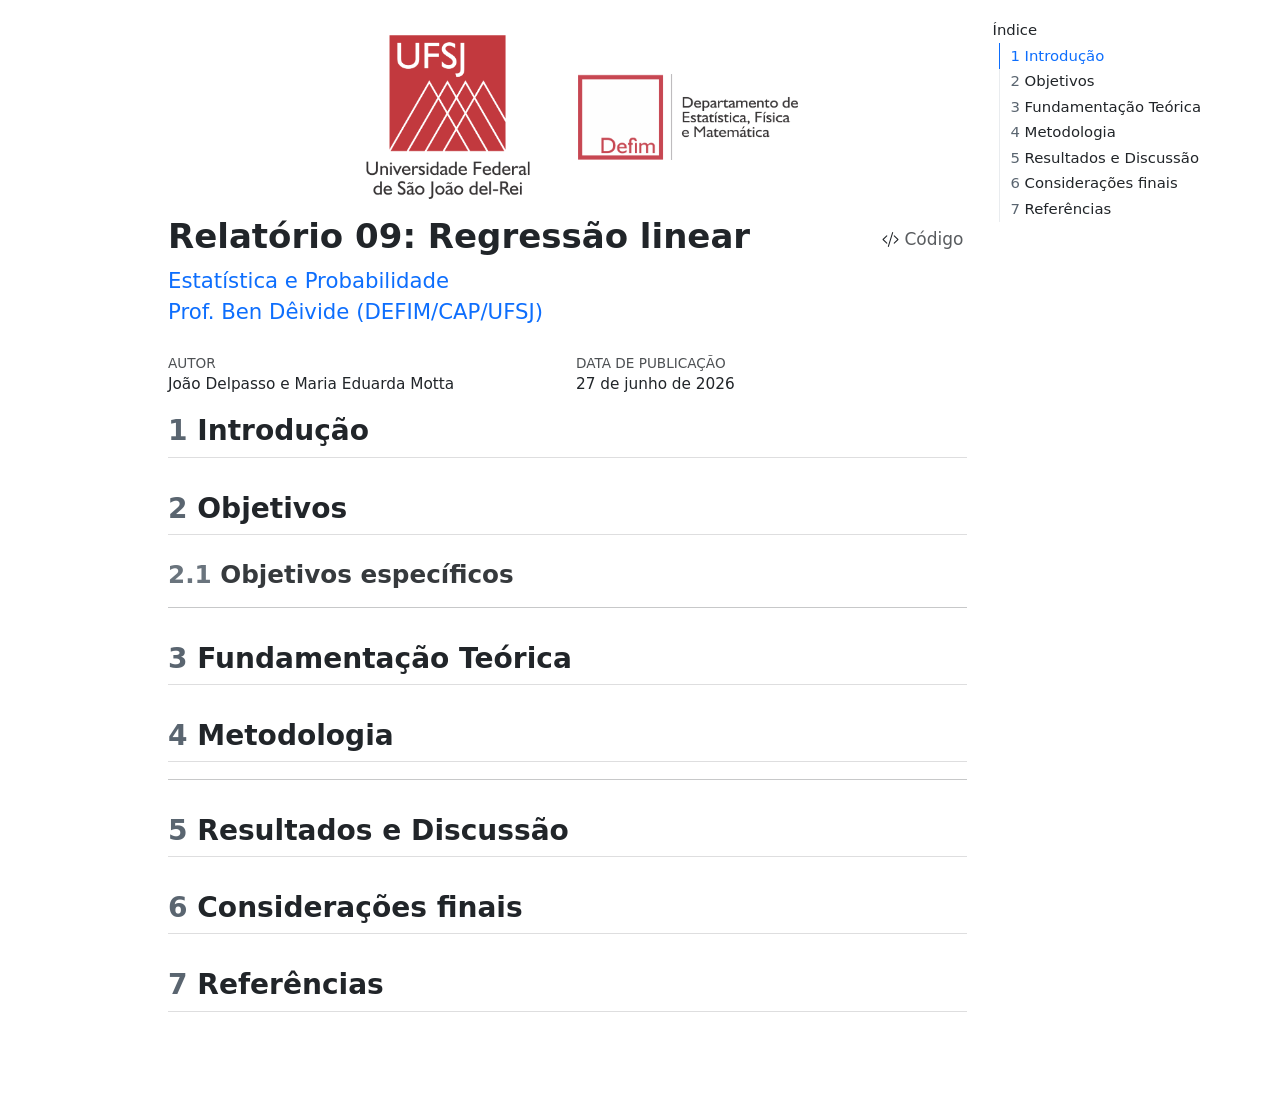
<file: relatorio/rel09/index.html>
<!DOCTYPE html>
<html xmlns="http://www.w3.org/1999/xhtml" lang="pt-BR" xml:lang="pt-BR"><head>

<meta charset="utf-8">
<meta name="generator" content="quarto-1.9.36">

<meta name="viewport" content="width=device-width, initial-scale=1.0, user-scalable=yes">

<meta name="author" content="João Delpasso e Maria Eduarda Motta">

<title>Relatório 09: Regressão linear</title>
<style>
/* Default styles provided by pandoc.
** See https://pandoc.org/MANUAL.html#variables-for-html for config info.
*/
code{white-space: pre-wrap;}
span.smallcaps{font-variant: small-caps;}
div.columns{display: flex; gap: min(4vw, 1.5em);}
div.column{flex: auto; overflow-x: auto;}
div.hanging-indent{margin-left: 1.5em; text-indent: -1.5em;}
ul.task-list{list-style: none;}
ul.task-list li input[type="checkbox"] {
  width: 0.8em;
  margin: 0 0.8em 0.2em -1em; /* quarto-specific, see https://github.com/quarto-dev/quarto-cli/issues/4556 */ 
  vertical-align: middle;
}
/* CSS for syntax highlighting */
html { -webkit-text-size-adjust: 100%; }
pre > code.sourceCode { white-space: pre; position: relative; }
pre > code.sourceCode > span { display: inline-block; line-height: 1.25; }
pre > code.sourceCode > span:empty { height: 1.2em; }
.sourceCode { overflow: visible; }
code.sourceCode > span { color: inherit; text-decoration: inherit; }
div.sourceCode { margin: 1em 0; }
pre.sourceCode { margin: 0; }
@media screen {
div.sourceCode { overflow: auto; }
}
@media print {
pre > code.sourceCode { white-space: pre-wrap; }
pre > code.sourceCode > span { text-indent: -5em; padding-left: 5em; }
}
pre.numberSource code
  { counter-reset: source-line 0; }
pre.numberSource code > span
  { position: relative; left: -4em; counter-increment: source-line; }
pre.numberSource code > span > a:first-child::before
  { content: counter(source-line);
    position: relative; left: -1em; text-align: right; vertical-align: baseline;
    border: none; display: inline-block;
    -webkit-touch-callout: none; -webkit-user-select: none;
    -khtml-user-select: none; -moz-user-select: none;
    -ms-user-select: none; user-select: none;
    padding: 0 4px; width: 4em;
  }
pre.numberSource { margin-left: 3em;  padding-left: 4px; }
div.sourceCode
  {   }
@media screen {
pre > code.sourceCode > span > a:first-child::before { text-decoration: underline; }
}
</style>


<script src="index_files/libs/clipboard/clipboard.min.js"></script>
<script src="index_files/libs/quarto-html/quarto.js" type="module"></script>
<script src="index_files/libs/quarto-html/tabsets/tabsets.js" type="module"></script>
<script src="index_files/libs/quarto-html/popper.min.js"></script>
<script src="index_files/libs/quarto-html/tippy.umd.min.js"></script>
<script src="index_files/libs/quarto-html/anchor.min.js"></script>
<link href="index_files/libs/quarto-html/tippy.css" rel="stylesheet">
<link href="index_files/libs/quarto-html/quarto-syntax-highlighting-845c23b38eaddc0f92fda52bfe77a8c8.css" rel="stylesheet" id="quarto-text-highlighting-styles">
<script src="index_files/libs/bootstrap/bootstrap.min.js"></script>
<link href="index_files/libs/bootstrap/bootstrap-icons.css" rel="stylesheet">
<link href="index_files/libs/bootstrap/bootstrap-efbb37e9afcc02144ebbc7afd12a776f.min.css" rel="stylesheet" append-hash="true" id="quarto-bootstrap" data-mode="light">


</head>

<body class="quarto-light">

<div id="quarto-content" class="page-columns page-rows-contents page-layout-article">
<div id="quarto-margin-sidebar" class="sidebar margin-sidebar">
  <nav id="TOC" role="doc-toc" class="toc-active">
    <h2 id="toc-title">Índice</h2>
   
  <ul>
  <li><a href="#introdução" id="toc-introdução" class="nav-link active" data-scroll-target="#introdução"><span class="header-section-number">1</span> Introdução</a></li>
  <li><a href="#objetivos" id="toc-objetivos" class="nav-link" data-scroll-target="#objetivos"><span class="header-section-number">2</span> Objetivos</a>
  <ul class="collapse">
  <li><a href="#objetivos-específicos" id="toc-objetivos-específicos" class="nav-link" data-scroll-target="#objetivos-específicos"><span class="header-section-number">2.1</span> Objetivos específicos</a></li>
  </ul></li>
  <li><a href="#fundamentação-teórica" id="toc-fundamentação-teórica" class="nav-link" data-scroll-target="#fundamentação-teórica"><span class="header-section-number">3</span> Fundamentação Teórica</a></li>
  <li><a href="#metodologia" id="toc-metodologia" class="nav-link" data-scroll-target="#metodologia"><span class="header-section-number">4</span> Metodologia</a></li>
  <li><a href="#resultados-e-discussão" id="toc-resultados-e-discussão" class="nav-link" data-scroll-target="#resultados-e-discussão"><span class="header-section-number">5</span> Resultados e Discussão</a></li>
  <li><a href="#considerações-finais" id="toc-considerações-finais" class="nav-link" data-scroll-target="#considerações-finais"><span class="header-section-number">6</span> Considerações finais</a></li>
  <li><a href="#referências" id="toc-referências" class="nav-link" data-scroll-target="#referências"><span class="header-section-number">7</span> Referências</a></li>
  </ul>
</nav>
</div>
<main class="content" id="quarto-document-content">
<div class="logos" style="display: flex; justify-content: center; align-items: center; height: 200px; gap: 20px;">

  <a href="https://ufsj.edu.br">

    <img src="imagens/ufsj.png" width="220px">

  </a>

  <a href="https://ufsj.edu.br/defim">

    <img src="imagens/defim.png" width="220px">

  </a>

</div>

<header id="title-block-header" class="quarto-title-block default">
<div class="quarto-title">
<div class="quarto-title-block"><div><h1 class="title">Relatório 09: Regressão linear</h1><button type="button" class="btn code-tools-button" id="quarto-code-tools-source"><i class="bi"></i> Código</button></div></div>
<p class="subtitle lead"><a href="https://bendeivide.github.io/courses/epaec/" target="_blank">Estatística e Probabilidade</a> <br> <a href="https://bendeivide.github.io" target="_blank">Prof.&nbsp;Ben Dêivide (DEFIM/CAP/UFSJ)</a></p>
</div>



<div class="quarto-title-meta">

    <div>
    <div class="quarto-title-meta-heading">Autor</div>
    <div class="quarto-title-meta-contents">
             <p>João Delpasso e Maria Eduarda Motta </p>
          </div>
  </div>
    
    <div>
    <div class="quarto-title-meta-heading">Data de Publicação</div>
    <div class="quarto-title-meta-contents">
      <p class="date">27 de junho de 2026</p>
    </div>
  </div>
  
    
  </div>
  


</header>


<section id="introdução" class="level2" data-number="1">
<h2 data-number="1" class="anchored" data-anchor-id="introdução"><span class="header-section-number">1</span> Introdução</h2>
</section>
<section id="objetivos" class="level2" data-number="2">
<h2 data-number="2" class="anchored" data-anchor-id="objetivos"><span class="header-section-number">2</span> Objetivos</h2>
<section id="objetivos-específicos" class="level3" data-number="2.1">
<h3 data-number="2.1" class="anchored" data-anchor-id="objetivos-específicos"><span class="header-section-number">2.1</span> Objetivos específicos</h3>
<hr>
</section>
</section>
<section id="fundamentação-teórica" class="level2" data-number="3">
<h2 data-number="3" class="anchored" data-anchor-id="fundamentação-teórica"><span class="header-section-number">3</span> Fundamentação Teórica</h2>
</section>
<section id="metodologia" class="level2" data-number="4">
<h2 data-number="4" class="anchored" data-anchor-id="metodologia"><span class="header-section-number">4</span> Metodologia</h2>
<hr>
</section>
<section id="resultados-e-discussão" class="level2" data-number="5">
<h2 data-number="5" class="anchored" data-anchor-id="resultados-e-discussão"><span class="header-section-number">5</span> Resultados e Discussão</h2>
</section>
<section id="considerações-finais" class="level2" data-number="6">
<h2 data-number="6" class="anchored" data-anchor-id="considerações-finais"><span class="header-section-number">6</span> Considerações finais</h2>
</section>
<section id="referências" class="level2" data-number="7">
<h2 data-number="7" class="anchored" data-anchor-id="referências"><span class="header-section-number">7</span> Referências</h2>
<!-- -->

</section>

</main>
<!-- /main column -->
<script id="quarto-html-after-body" type="application/javascript">
  window.document.addEventListener("DOMContentLoaded", function (event) {
    const icon = "";
    const anchorJS = new window.AnchorJS();
    anchorJS.options = {
      placement: 'right',
      icon: icon
    };
    anchorJS.add('.anchored');
    const isCodeAnnotation = (el) => {
      for (const clz of el.classList) {
        if (clz.startsWith('code-annotation-')) {                     
          return true;
        }
      }
      return false;
    }
    const onCopySuccess = function(e) {
      // button target
      const button = e.trigger;
      // don't keep focus
      button.blur();
      // flash "checked"
      button.classList.add('code-copy-button-checked');
      var currentTitle = button.getAttribute("title");
      button.setAttribute("title", "Copiada");
      let tooltip;
      if (window.bootstrap) {
        button.setAttribute("data-bs-toggle", "tooltip");
        button.setAttribute("data-bs-placement", "left");
        button.setAttribute("data-bs-title", "Copiada");
        tooltip = new bootstrap.Tooltip(button, 
          { trigger: "manual", 
            customClass: "code-copy-button-tooltip",
            offset: [0, -8]});
        tooltip.show();    
      }
      setTimeout(function() {
        if (tooltip) {
          tooltip.hide();
          button.removeAttribute("data-bs-title");
          button.removeAttribute("data-bs-toggle");
          button.removeAttribute("data-bs-placement");
        }
        button.setAttribute("title", currentTitle);
        button.classList.remove('code-copy-button-checked');
      }, 1000);
      // clear code selection
      e.clearSelection();
    }
    const getTextToCopy = function(trigger) {
      const outerScaffold = trigger.parentElement.cloneNode(true);
      const codeEl = outerScaffold.querySelector('code');
      for (const childEl of codeEl.children) {
        if (isCodeAnnotation(childEl)) {
          childEl.remove();
        }
      }
      return codeEl.innerText;
    }
    const clipboard = new window.ClipboardJS('.code-copy-button:not([data-in-quarto-modal])', {
      text: getTextToCopy
    });
    clipboard.on('success', onCopySuccess);
    if (window.document.getElementById('quarto-embedded-source-code-modal')) {
      const clipboardModal = new window.ClipboardJS('.code-copy-button[data-in-quarto-modal]', {
        text: getTextToCopy,
        container: window.document.getElementById('quarto-embedded-source-code-modal')
      });
      clipboardModal.on('success', onCopySuccess);
    }
    const viewSource = window.document.getElementById('quarto-view-source') ||
                       window.document.getElementById('quarto-code-tools-source');
    if (viewSource) {
      const sourceUrl = viewSource.getAttribute("data-quarto-source-url");
      viewSource.addEventListener("click", function(e) {
        if (sourceUrl) {
          // rstudio viewer pane
          if (/\bcapabilities=\b/.test(window.location)) {
            window.open(sourceUrl);
          } else {
            window.location.href = sourceUrl;
          }
        } else {
          const modal = new bootstrap.Modal(document.getElementById('quarto-embedded-source-code-modal'));
          modal.show();
        }
        return false;
      });
    }
    function toggleCodeHandler(show) {
      return function(e) {
        const detailsSrc = window.document.querySelectorAll(".cell > details > .sourceCode");
        for (let i=0; i<detailsSrc.length; i++) {
          const details = detailsSrc[i].parentElement;
          if (show) {
            details.open = true;
          } else {
            details.removeAttribute("open");
          }
        }
        const cellCodeDivs = window.document.querySelectorAll(".cell > .sourceCode");
        const fromCls = show ? "hidden" : "unhidden";
        const toCls = show ? "unhidden" : "hidden";
        for (let i=0; i<cellCodeDivs.length; i++) {
          const codeDiv = cellCodeDivs[i];
          if (codeDiv.classList.contains(fromCls)) {
            codeDiv.classList.remove(fromCls);
            codeDiv.classList.add(toCls);
          } 
        }
        return false;
      }
    }
    const hideAllCode = window.document.getElementById("quarto-hide-all-code");
    if (hideAllCode) {
      hideAllCode.addEventListener("click", toggleCodeHandler(false));
    }
    const showAllCode = window.document.getElementById("quarto-show-all-code");
    if (showAllCode) {
      showAllCode.addEventListener("click", toggleCodeHandler(true));
    }
      var localhostRegex = new RegExp(/^(?:http|https):\/\/localhost\:?[0-9]*\//);
      var mailtoRegex = new RegExp(/^mailto:/);
        var filterRegex = new RegExp('/' + window.location.host + '/');
      var isInternal = (href) => {
          return filterRegex.test(href) || localhostRegex.test(href) || mailtoRegex.test(href);
      }
      // Inspect non-navigation links and adorn them if external
     var links = window.document.querySelectorAll('a[href]:not(.nav-link):not(.navbar-brand):not(.toc-action):not(.sidebar-link):not(.sidebar-item-toggle):not(.pagination-link):not(.no-external):not([aria-hidden]):not(.dropdown-item):not(.quarto-navigation-tool):not(.about-link)');
      for (var i=0; i<links.length; i++) {
        const link = links[i];
        if (!isInternal(link.href)) {
          // undo the damage that might have been done by quarto-nav.js in the case of
          // links that we want to consider external
          if (link.dataset.originalHref !== undefined) {
            link.href = link.dataset.originalHref;
          }
        }
      }
    function tippyHover(el, contentFn, onTriggerFn, onUntriggerFn) {
      const config = {
        allowHTML: true,
        maxWidth: 500,
        delay: 100,
        arrow: false,
        appendTo: function(el) {
            return el.parentElement;
        },
        interactive: true,
        interactiveBorder: 10,
        theme: 'quarto',
        placement: 'bottom-start',
      };
      if (contentFn) {
        config.content = contentFn;
      }
      if (onTriggerFn) {
        config.onTrigger = onTriggerFn;
      }
      if (onUntriggerFn) {
        config.onUntrigger = onUntriggerFn;
      }
      window.tippy(el, config); 
    }
    const noterefs = window.document.querySelectorAll('a[role="doc-noteref"]');
    for (var i=0; i<noterefs.length; i++) {
      const ref = noterefs[i];
      tippyHover(ref, function() {
        // use id or data attribute instead here
        let href = ref.getAttribute('data-footnote-href') || ref.getAttribute('href');
        try { href = new URL(href).hash; } catch {}
        const id = href.replace(/^#\/?/, "");
        const note = window.document.getElementById(id);
        if (note) {
          return note.innerHTML;
        } else {
          return "";
        }
      });
    }
    const xrefs = window.document.querySelectorAll('a.quarto-xref');
    const processXRef = (id, note) => {
      // Strip column container classes
      const stripColumnClz = (el) => {
        el.classList.remove("page-full", "page-columns");
        if (el.children) {
          for (const child of el.children) {
            stripColumnClz(child);
          }
        }
      }
      stripColumnClz(note)
      if (id === null || id.startsWith('sec-')) {
        // Special case sections, only their first couple elements
        const container = document.createElement("div");
        if (note.children && note.children.length > 2) {
          container.appendChild(note.children[0].cloneNode(true));
          for (let i = 1; i < note.children.length; i++) {
            const child = note.children[i];
            if (child.tagName === "P" && child.innerText === "") {
              continue;
            } else {
              container.appendChild(child.cloneNode(true));
              break;
            }
          }
          if (window.Quarto?.typesetMath) {
            window.Quarto.typesetMath(container);
          }
          return container.innerHTML
        } else {
          if (window.Quarto?.typesetMath) {
            window.Quarto.typesetMath(note);
          }
          return note.innerHTML;
        }
      } else {
        // Remove any anchor links if they are present
        const anchorLink = note.querySelector('a.anchorjs-link');
        if (anchorLink) {
          anchorLink.remove();
        }
        if (window.Quarto?.typesetMath) {
          window.Quarto.typesetMath(note);
        }
        if (note.classList.contains("callout")) {
          return note.outerHTML;
        } else {
          return note.innerHTML;
        }
      }
    }
    for (var i=0; i<xrefs.length; i++) {
      const xref = xrefs[i];
      tippyHover(xref, undefined, function(instance) {
        instance.disable();
        let url = xref.getAttribute('href');
        let hash = undefined; 
        if (url.startsWith('#')) {
          hash = url;
        } else {
          try { hash = new URL(url).hash; } catch {}
        }
        if (hash) {
          const id = hash.replace(/^#\/?/, "");
          const note = window.document.getElementById(id);
          if (note !== null) {
            try {
              const html = processXRef(id, note.cloneNode(true));
              instance.setContent(html);
            } finally {
              instance.enable();
              instance.show();
            }
          } else {
            // See if we can fetch this
            fetch(url.split('#')[0])
            .then(res => res.text())
            .then(html => {
              const parser = new DOMParser();
              const htmlDoc = parser.parseFromString(html, "text/html");
              const note = htmlDoc.getElementById(id);
              if (note !== null) {
                const html = processXRef(id, note);
                instance.setContent(html);
              } 
            }).finally(() => {
              instance.enable();
              instance.show();
            });
          }
        } else {
          // See if we can fetch a full url (with no hash to target)
          // This is a special case and we should probably do some content thinning / targeting
          fetch(url)
          .then(res => res.text())
          .then(html => {
            const parser = new DOMParser();
            const htmlDoc = parser.parseFromString(html, "text/html");
            const note = htmlDoc.querySelector('main.content');
            if (note !== null) {
              // This should only happen for chapter cross references
              // (since there is no id in the URL)
              // remove the first header
              if (note.children.length > 0 && note.children[0].tagName === "HEADER") {
                note.children[0].remove();
              }
              const html = processXRef(null, note);
              instance.setContent(html);
            } 
          }).finally(() => {
            instance.enable();
            instance.show();
          });
        }
      }, function(instance) {
      });
    }
        let selectedAnnoteEl;
        const selectorForAnnotation = ( cell, annotation) => {
          let cellAttr = 'data-code-cell="' + cell + '"';
          let lineAttr = 'data-code-annotation="' +  annotation + '"';
          const selector = 'span[' + cellAttr + '][' + lineAttr + ']';
          return selector;
        }
        const selectCodeLines = (annoteEl) => {
          const doc = window.document;
          const targetCell = annoteEl.getAttribute("data-target-cell");
          const targetAnnotation = annoteEl.getAttribute("data-target-annotation");
          const annoteSpan = window.document.querySelector(selectorForAnnotation(targetCell, targetAnnotation));
          const lines = annoteSpan.getAttribute("data-code-lines").split(",");
          const lineIds = lines.map((line) => {
            return targetCell + "-" + line;
          })
          let top = null;
          let height = null;
          let parent = null;
          if (lineIds.length > 0) {
              //compute the position of the single el (top and bottom and make a div)
              const el = window.document.getElementById(lineIds[0]);
              top = el.offsetTop;
              height = el.offsetHeight;
              parent = el.parentElement.parentElement;
            if (lineIds.length > 1) {
              const lastEl = window.document.getElementById(lineIds[lineIds.length - 1]);
              const bottom = lastEl.offsetTop + lastEl.offsetHeight;
              height = bottom - top;
            }
            if (top !== null && height !== null && parent !== null) {
              // cook up a div (if necessary) and position it 
              let div = window.document.getElementById("code-annotation-line-highlight");
              if (div === null) {
                div = window.document.createElement("div");
                div.setAttribute("id", "code-annotation-line-highlight");
                div.style.position = 'absolute';
                parent.appendChild(div);
              }
              div.style.top = top - 2 + "px";
              div.style.height = height + 4 + "px";
              div.style.left = 0;
              let gutterDiv = window.document.getElementById("code-annotation-line-highlight-gutter");
              if (gutterDiv === null) {
                gutterDiv = window.document.createElement("div");
                gutterDiv.setAttribute("id", "code-annotation-line-highlight-gutter");
                gutterDiv.style.position = 'absolute';
                const codeCell = window.document.getElementById(targetCell);
                const gutter = codeCell.querySelector('.code-annotation-gutter');
                gutter.appendChild(gutterDiv);
              }
              gutterDiv.style.top = top - 2 + "px";
              gutterDiv.style.height = height + 4 + "px";
            }
            selectedAnnoteEl = annoteEl;
          }
        };
        const unselectCodeLines = () => {
          const elementsIds = ["code-annotation-line-highlight", "code-annotation-line-highlight-gutter"];
          elementsIds.forEach((elId) => {
            const div = window.document.getElementById(elId);
            if (div) {
              div.remove();
            }
          });
          selectedAnnoteEl = undefined;
        };
          // Handle positioning of the toggle
      window.addEventListener(
        "resize",
        throttle(() => {
          elRect = undefined;
          if (selectedAnnoteEl) {
            selectCodeLines(selectedAnnoteEl);
          }
        }, 10)
      );
      function throttle(fn, ms) {
      let throttle = false;
      let timer;
        return (...args) => {
          if(!throttle) { // first call gets through
              fn.apply(this, args);
              throttle = true;
          } else { // all the others get throttled
              if(timer) clearTimeout(timer); // cancel #2
              timer = setTimeout(() => {
                fn.apply(this, args);
                timer = throttle = false;
              }, ms);
          }
        };
      }
        // Attach click handler to the DT
        const annoteDls = window.document.querySelectorAll('dt[data-target-cell]');
        for (const annoteDlNode of annoteDls) {
          annoteDlNode.addEventListener('click', (event) => {
            const clickedEl = event.target;
            if (clickedEl !== selectedAnnoteEl) {
              unselectCodeLines();
              const activeEl = window.document.querySelector('dt[data-target-cell].code-annotation-active');
              if (activeEl) {
                activeEl.classList.remove('code-annotation-active');
              }
              selectCodeLines(clickedEl);
              clickedEl.classList.add('code-annotation-active');
            } else {
              // Unselect the line
              unselectCodeLines();
              clickedEl.classList.remove('code-annotation-active');
            }
          });
        }
    const findCites = (el) => {
      const parentEl = el.parentElement;
      if (parentEl) {
        const cites = parentEl.dataset.cites;
        if (cites) {
          return {
            el,
            cites: cites.split(' ')
          };
        } else {
          return findCites(el.parentElement)
        }
      } else {
        return undefined;
      }
    };
    var bibliorefs = window.document.querySelectorAll('a[role="doc-biblioref"]');
    for (var i=0; i<bibliorefs.length; i++) {
      const ref = bibliorefs[i];
      const citeInfo = findCites(ref);
      if (citeInfo) {
        tippyHover(citeInfo.el, function() {
          var popup = window.document.createElement('div');
          citeInfo.cites.forEach(function(cite) {
            var citeDiv = window.document.createElement('div');
            citeDiv.classList.add('hanging-indent');
            citeDiv.classList.add('csl-entry');
            var biblioDiv = window.document.getElementById('ref-' + cite);
            if (biblioDiv) {
              citeDiv.innerHTML = biblioDiv.innerHTML;
            }
            popup.appendChild(citeDiv);
          });
          return popup.innerHTML;
        });
      }
    }
  });
  </script><div class="modal fade" id="quarto-embedded-source-code-modal" tabindex="-1" aria-labelledby="quarto-embedded-source-code-modal-label" aria-hidden="true"><div class="modal-dialog modal-dialog-scrollable"><div class="modal-content"><div class="modal-header"><h5 class="modal-title" id="quarto-embedded-source-code-modal-label">Código fonte</h5><button class="btn-close" data-bs-dismiss="modal"></button></div><div class="modal-body"><div class="">
<div class="code-copy-outer-scaffold"><div class="sourceCode" id="cb1" data-shortcodes="false"><pre class="sourceCode markdown code-with-copy"><code class="sourceCode markdown"><span id="cb1-1"><a href="#cb1-1" aria-hidden="true" tabindex="-1"></a><span class="co">---</span></span>
<span id="cb1-2"><a href="#cb1-2" aria-hidden="true" tabindex="-1"></a><span class="co"># Só mude aqui!!!!</span></span>
<span id="cb1-3"><a href="#cb1-3" aria-hidden="true" tabindex="-1"></a><span class="an">author:</span><span class="co"> "João Delpasso e Maria Eduarda Motta"</span></span>
<span id="cb1-4"><a href="#cb1-4" aria-hidden="true" tabindex="-1"></a><span class="an">title:</span><span class="co"> "Relatório 09: Regressão linear"</span></span>
<span id="cb1-5"><a href="#cb1-5" aria-hidden="true" tabindex="-1"></a><span class="an">bibliography:</span><span class="co"> referencias.bib</span></span>
<span id="cb1-6"><a href="#cb1-6" aria-hidden="true" tabindex="-1"></a><span class="co"># A partir daqui nao faca alteracoes!!!!!</span></span>
<span id="cb1-7"><a href="#cb1-7" aria-hidden="true" tabindex="-1"></a><span class="an">link-citations:</span><span class="co"> true</span></span>
<span id="cb1-8"><a href="#cb1-8" aria-hidden="true" tabindex="-1"></a><span class="an">csl:</span><span class="co"> associacao-brasileira-de-normas-tecnicas-ipea.csl</span></span>
<span id="cb1-9"><a href="#cb1-9" aria-hidden="true" tabindex="-1"></a><span class="an">subtitle:</span><span class="co"> "&lt;a href='https://bendeivide.github.io/courses/epaec/' target='_blank'&gt;Estatística e Probabilidade&lt;/a&gt; &lt;/br&gt; &lt;a href='https://bendeivide.github.io' target='_blank'&gt;Prof. Ben Dêivide (DEFIM/CAP/UFSJ)&lt;/a&gt;"</span></span>
<span id="cb1-10"><a href="#cb1-10" aria-hidden="true" tabindex="-1"></a><span class="an">include-before-body:</span><span class="co"> header.html</span></span>
<span id="cb1-11"><a href="#cb1-11" aria-hidden="true" tabindex="-1"></a><span class="an">date:</span><span class="co"> today</span></span>
<span id="cb1-12"><a href="#cb1-12" aria-hidden="true" tabindex="-1"></a><span class="an">lang:</span><span class="co"> pt-BR</span></span>
<span id="cb1-13"><a href="#cb1-13" aria-hidden="true" tabindex="-1"></a><span class="an">format:</span></span>
<span id="cb1-14"><a href="#cb1-14" aria-hidden="true" tabindex="-1"></a><span class="co">  html:</span></span>
<span id="cb1-15"><a href="#cb1-15" aria-hidden="true" tabindex="-1"></a><span class="co">    toc: true</span></span>
<span id="cb1-16"><a href="#cb1-16" aria-hidden="true" tabindex="-1"></a><span class="co">    number-sections: true</span></span>
<span id="cb1-17"><a href="#cb1-17" aria-hidden="true" tabindex="-1"></a><span class="co">    theme: bootstrap</span></span>
<span id="cb1-18"><a href="#cb1-18" aria-hidden="true" tabindex="-1"></a><span class="co">    #css: styles.css</span></span>
<span id="cb1-19"><a href="#cb1-19" aria-hidden="true" tabindex="-1"></a><span class="co">    code-fold: true</span></span>
<span id="cb1-20"><a href="#cb1-20" aria-hidden="true" tabindex="-1"></a><span class="co">    code-tools: true</span></span>
<span id="cb1-21"><a href="#cb1-21" aria-hidden="true" tabindex="-1"></a><span class="an">execute:</span></span>
<span id="cb1-22"><a href="#cb1-22" aria-hidden="true" tabindex="-1"></a><span class="co">  echo: true</span></span>
<span id="cb1-23"><a href="#cb1-23" aria-hidden="true" tabindex="-1"></a><span class="co">  warning: false</span></span>
<span id="cb1-24"><a href="#cb1-24" aria-hidden="true" tabindex="-1"></a><span class="co">  message: false</span></span>
<span id="cb1-25"><a href="#cb1-25" aria-hidden="true" tabindex="-1"></a><span class="co">---</span></span>
<span id="cb1-26"><a href="#cb1-26" aria-hidden="true" tabindex="-1"></a></span>
<span id="cb1-27"><a href="#cb1-27" aria-hidden="true" tabindex="-1"></a></span>
<span id="cb1-28"><a href="#cb1-28" aria-hidden="true" tabindex="-1"></a><span class="fu">## Introdução</span></span>
<span id="cb1-29"><a href="#cb1-29" aria-hidden="true" tabindex="-1"></a></span>
<span id="cb1-30"><a href="#cb1-30" aria-hidden="true" tabindex="-1"></a></span>
<span id="cb1-31"><a href="#cb1-31" aria-hidden="true" tabindex="-1"></a></span>
<span id="cb1-32"><a href="#cb1-32" aria-hidden="true" tabindex="-1"></a><span class="fu">## Objetivos</span></span>
<span id="cb1-33"><a href="#cb1-33" aria-hidden="true" tabindex="-1"></a></span>
<span id="cb1-34"><a href="#cb1-34" aria-hidden="true" tabindex="-1"></a><span class="fu">### Objetivos específicos</span></span>
<span id="cb1-35"><a href="#cb1-35" aria-hidden="true" tabindex="-1"></a></span>
<span id="cb1-36"><a href="#cb1-36" aria-hidden="true" tabindex="-1"></a>---</span>
<span id="cb1-37"><a href="#cb1-37" aria-hidden="true" tabindex="-1"></a></span>
<span id="cb1-38"><a href="#cb1-38" aria-hidden="true" tabindex="-1"></a><span class="fu">## Fundamentação Teórica</span></span>
<span id="cb1-39"><a href="#cb1-39" aria-hidden="true" tabindex="-1"></a></span>
<span id="cb1-40"><a href="#cb1-40" aria-hidden="true" tabindex="-1"></a><span class="fu">## Metodologia</span></span>
<span id="cb1-41"><a href="#cb1-41" aria-hidden="true" tabindex="-1"></a></span>
<span id="cb1-42"><a href="#cb1-42" aria-hidden="true" tabindex="-1"></a></span>
<span id="cb1-43"><a href="#cb1-43" aria-hidden="true" tabindex="-1"></a>---</span>
<span id="cb1-44"><a href="#cb1-44" aria-hidden="true" tabindex="-1"></a></span>
<span id="cb1-45"><a href="#cb1-45" aria-hidden="true" tabindex="-1"></a><span class="fu">## Resultados e Discussão</span></span>
<span id="cb1-46"><a href="#cb1-46" aria-hidden="true" tabindex="-1"></a></span>
<span id="cb1-47"><a href="#cb1-47" aria-hidden="true" tabindex="-1"></a><span class="fu">## Considerações finais</span></span>
<span id="cb1-48"><a href="#cb1-48" aria-hidden="true" tabindex="-1"></a></span>
<span id="cb1-49"><a href="#cb1-49" aria-hidden="true" tabindex="-1"></a><span class="fu">## Referências</span></span></code></pre></div><button title="Copiar para a área de transferência" class="code-copy-button" data-in-quarto-modal=""><i class="bi"></i></button></div>
</div></div></div></div></div>
</div> <!-- /content -->




</body></html>
</file>
<file: relatorio/rel01Me/index_files/libs/quarto-html/tippy.css>
.tippy-box[data-animation=fade][data-state=hidden]{opacity:0}[data-tippy-root]{max-width:calc(100vw - 10px)}.tippy-box{position:relative;background-color:#333;color:#fff;border-radius:4px;font-size:14px;line-height:1.4;white-space:normal;outline:0;transition-property:transform,visibility,opacity}.tippy-box[data-placement^=top]>.tippy-arrow{bottom:0}.tippy-box[data-placement^=top]>.tippy-arrow:before{bottom:-7px;left:0;border-width:8px 8px 0;border-top-color:initial;transform-origin:center top}.tippy-box[data-placement^=bottom]>.tippy-arrow{top:0}.tippy-box[data-placement^=bottom]>.tippy-arrow:before{top:-7px;left:0;border-width:0 8px 8px;border-bottom-color:initial;transform-origin:center bottom}.tippy-box[data-placement^=left]>.tippy-arrow{right:0}.tippy-box[data-placement^=left]>.tippy-arrow:before{border-width:8px 0 8px 8px;border-left-color:initial;right:-7px;transform-origin:center left}.tippy-box[data-placement^=right]>.tippy-arrow{left:0}.tippy-box[data-placement^=right]>.tippy-arrow:before{left:-7px;border-width:8px 8px 8px 0;border-right-color:initial;transform-origin:center right}.tippy-box[data-inertia][data-state=visible]{transition-timing-function:cubic-bezier(.54,1.5,.38,1.11)}.tippy-arrow{width:16px;height:16px;color:#333}.tippy-arrow:before{content:"";position:absolute;border-color:transparent;border-style:solid}.tippy-content{position:relative;padding:5px 9px;z-index:1}
</file>
<file: relatorio/rel01Me/index_files/libs/quarto-html/quarto-syntax-highlighting-7b89279ff1a6dce999919e0e67d4d9ec.css>
/* quarto syntax highlight colors */
:root {
  --quarto-hl-ot-color: #003B4F;
  --quarto-hl-at-color: #657422;
  --quarto-hl-ss-color: #20794D;
  --quarto-hl-an-color: #5E5E5E;
  --quarto-hl-fu-color: #4758AB;
  --quarto-hl-st-color: #20794D;
  --quarto-hl-cf-color: #003B4F;
  --quarto-hl-op-color: #5E5E5E;
  --quarto-hl-er-color: #AD0000;
  --quarto-hl-bn-color: #AD0000;
  --quarto-hl-al-color: #AD0000;
  --quarto-hl-va-color: #111111;
  --quarto-hl-bu-color: inherit;
  --quarto-hl-ex-color: inherit;
  --quarto-hl-pp-color: #AD0000;
  --quarto-hl-in-color: #5E5E5E;
  --quarto-hl-vs-color: #20794D;
  --quarto-hl-wa-color: #5E5E5E;
  --quarto-hl-do-color: #5E5E5E;
  --quarto-hl-im-color: #00769E;
  --quarto-hl-ch-color: #20794D;
  --quarto-hl-dt-color: #AD0000;
  --quarto-hl-fl-color: #AD0000;
  --quarto-hl-co-color: #5E5E5E;
  --quarto-hl-cv-color: #5E5E5E;
  --quarto-hl-cn-color: #8f5902;
  --quarto-hl-sc-color: #5E5E5E;
  --quarto-hl-dv-color: #AD0000;
  --quarto-hl-kw-color: #003B4F;
}

/* other quarto variables */
:root {
  --quarto-font-monospace: SFMono-Regular, Menlo, Monaco, Consolas, "Liberation Mono", "Courier New", monospace;
}

/* syntax highlight based on Pandoc's rules */
pre > code.sourceCode > span {
  color: #003B4F;
}

code.sourceCode > span {
  color: #003B4F;
}

div.sourceCode,
div.sourceCode pre.sourceCode {
  color: #003B4F;
}

/* Normal */
code span {
  color: #003B4F;
}

/* Alert */
code span.al {
  color: #AD0000;
  font-style: inherit;
}

/* Annotation */
code span.an {
  color: #5E5E5E;
  font-style: inherit;
}

/* Attribute */
code span.at {
  color: #657422;
  font-style: inherit;
}

/* BaseN */
code span.bn {
  color: #AD0000;
  font-style: inherit;
}

/* BuiltIn */
code span.bu {
  font-style: inherit;
}

/* ControlFlow */
code span.cf {
  color: #003B4F;
  font-weight: bold;
  font-style: inherit;
}

/* Char */
code span.ch {
  color: #20794D;
  font-style: inherit;
}

/* Constant */
code span.cn {
  color: #8f5902;
  font-style: inherit;
}

/* Comment */
code span.co {
  color: #5E5E5E;
  font-style: inherit;
}

/* CommentVar */
code span.cv {
  color: #5E5E5E;
  font-style: italic;
}

/* Documentation */
code span.do {
  color: #5E5E5E;
  font-style: italic;
}

/* DataType */
code span.dt {
  color: #AD0000;
  font-style: inherit;
}

/* DecVal */
code span.dv {
  color: #AD0000;
  font-style: inherit;
}

/* Error */
code span.er {
  color: #AD0000;
  font-style: inherit;
}

/* Extension */
code span.ex {
  font-style: inherit;
}

/* Float */
code span.fl {
  color: #AD0000;
  font-style: inherit;
}

/* Function */
code span.fu {
  color: #4758AB;
  font-style: inherit;
}

/* Import */
code span.im {
  color: #00769E;
  font-style: inherit;
}

/* Information */
code span.in {
  color: #5E5E5E;
  font-style: inherit;
}

/* Keyword */
code span.kw {
  color: #003B4F;
  font-weight: bold;
  font-style: inherit;
}

/* Operator */
code span.op {
  color: #5E5E5E;
  font-style: inherit;
}

/* Other */
code span.ot {
  color: #003B4F;
  font-style: inherit;
}

/* Preprocessor */
code span.pp {
  color: #AD0000;
  font-style: inherit;
}

/* SpecialChar */
code span.sc {
  color: #5E5E5E;
  font-style: inherit;
}

/* SpecialString */
code span.ss {
  color: #20794D;
  font-style: inherit;
}

/* String */
code span.st {
  color: #20794D;
  font-style: inherit;
}

/* Variable */
code span.va {
  color: #111111;
  font-style: inherit;
}

/* VerbatimString */
code span.vs {
  color: #20794D;
  font-style: inherit;
}

/* Warning */
code span.wa {
  color: #5E5E5E;
  font-style: italic;
}

.prevent-inlining {
  content: "</";
}

/*# sourceMappingURL=3944bc705cfaf4c80e56f77c5205168a.css.map */
</file>
<file: relatorio/rel02/index_files/libs/quarto-html/tippy.css>
.tippy-box[data-animation=fade][data-state=hidden]{opacity:0}[data-tippy-root]{max-width:calc(100vw - 10px)}.tippy-box{position:relative;background-color:#333;color:#fff;border-radius:4px;font-size:14px;line-height:1.4;white-space:normal;outline:0;transition-property:transform,visibility,opacity}.tippy-box[data-placement^=top]>.tippy-arrow{bottom:0}.tippy-box[data-placement^=top]>.tippy-arrow:before{bottom:-7px;left:0;border-width:8px 8px 0;border-top-color:initial;transform-origin:center top}.tippy-box[data-placement^=bottom]>.tippy-arrow{top:0}.tippy-box[data-placement^=bottom]>.tippy-arrow:before{top:-7px;left:0;border-width:0 8px 8px;border-bottom-color:initial;transform-origin:center bottom}.tippy-box[data-placement^=left]>.tippy-arrow{right:0}.tippy-box[data-placement^=left]>.tippy-arrow:before{border-width:8px 0 8px 8px;border-left-color:initial;right:-7px;transform-origin:center left}.tippy-box[data-placement^=right]>.tippy-arrow{left:0}.tippy-box[data-placement^=right]>.tippy-arrow:before{left:-7px;border-width:8px 8px 8px 0;border-right-color:initial;transform-origin:center right}.tippy-box[data-inertia][data-state=visible]{transition-timing-function:cubic-bezier(.54,1.5,.38,1.11)}.tippy-arrow{width:16px;height:16px;color:#333}.tippy-arrow:before{content:"";position:absolute;border-color:transparent;border-style:solid}.tippy-content{position:relative;padding:5px 9px;z-index:1}
</file>
<file: relatorio/rel02/index_files/libs/quarto-html/quarto-syntax-highlighting-845c23b38eaddc0f92fda52bfe77a8c8.css>
/* quarto syntax highlight colors */
:root {
  --quarto-hl-ot-color: #003B4F;
  --quarto-hl-at-color: #657422;
  --quarto-hl-ss-color: #20794D;
  --quarto-hl-an-color: #5E5E5E;
  --quarto-hl-fu-color: #4758AB;
  --quarto-hl-st-color: #20794D;
  --quarto-hl-cf-color: #003B4F;
  --quarto-hl-op-color: #5E5E5E;
  --quarto-hl-er-color: #AD0000;
  --quarto-hl-bn-color: #AD0000;
  --quarto-hl-al-color: #AD0000;
  --quarto-hl-va-color: #111111;
  --quarto-hl-bu-color: inherit;
  --quarto-hl-ex-color: inherit;
  --quarto-hl-pp-color: #AD0000;
  --quarto-hl-in-color: #5E5E5E;
  --quarto-hl-vs-color: #20794D;
  --quarto-hl-wa-color: #5E5E5E;
  --quarto-hl-do-color: #5E5E5E;
  --quarto-hl-im-color: #00769E;
  --quarto-hl-ch-color: #20794D;
  --quarto-hl-dt-color: #AD0000;
  --quarto-hl-fl-color: #AD0000;
  --quarto-hl-co-color: #5E5E5E;
  --quarto-hl-cv-color: #5E5E5E;
  --quarto-hl-cn-color: #8f5902;
  --quarto-hl-sc-color: #5E5E5E;
  --quarto-hl-dv-color: #AD0000;
  --quarto-hl-kw-color: #003B4F;
}

/* other quarto variables */
:root {
  --quarto-font-monospace: SFMono-Regular, Menlo, Monaco, Consolas, "Liberation Mono", "Courier New", monospace;
}

/* syntax highlight based on Pandoc's rules */
pre > code.sourceCode > span {
  color: #003B4F;
}

code.sourceCode > span {
  color: #003B4F;
}

div.sourceCode,
div.sourceCode pre.sourceCode {
  color: #003B4F;
}

/* Normal */
code span {
  color: #003B4F;
}

/* Alert */
code span.al {
  color: #AD0000;
  font-style: inherit;
}

/* Annotation */
code span.an {
  color: #5E5E5E;
  font-style: inherit;
}

/* Attribute */
code span.at {
  color: #657422;
  font-style: inherit;
}

/* BaseN */
code span.bn {
  color: #AD0000;
  font-style: inherit;
}

/* BuiltIn */
code span.bu {
  font-style: inherit;
}

/* ControlFlow */
code span.cf {
  color: #003B4F;
  font-weight: bold;
  font-style: inherit;
}

/* Char */
code span.ch {
  color: #20794D;
  font-style: inherit;
}

/* Constant */
code span.cn {
  color: #8f5902;
  font-style: inherit;
}

/* Comment */
code span.co {
  color: #5E5E5E;
  font-style: inherit;
}

/* CommentVar */
code span.cv {
  color: #5E5E5E;
  font-style: italic;
}

/* Documentation */
code span.do {
  color: #5E5E5E;
  font-style: italic;
}

/* DataType */
code span.dt {
  color: #AD0000;
  font-style: inherit;
}

/* DecVal */
code span.dv {
  color: #AD0000;
  font-style: inherit;
}

/* Error */
code span.er {
  color: #AD0000;
  font-style: inherit;
}

/* Extension */
code span.ex {
  font-style: inherit;
}

/* Float */
code span.fl {
  color: #AD0000;
  font-style: inherit;
}

/* Function */
code span.fu {
  color: #4758AB;
  font-style: inherit;
}

/* Import */
code span.im {
  color: #00769E;
  font-style: inherit;
}

/* Information */
code span.in {
  color: #5E5E5E;
  font-style: inherit;
}

/* Keyword */
code span.kw {
  color: #003B4F;
  font-weight: bold;
  font-style: inherit;
}

/* Operator */
code span.op {
  color: #5E5E5E;
  font-style: inherit;
}

/* Other */
code span.ot {
  color: #003B4F;
  font-style: inherit;
}

/* Preprocessor */
code span.pp {
  color: #AD0000;
  font-style: inherit;
}

/* SpecialChar */
code span.sc {
  color: #5E5E5E;
  font-style: inherit;
}

/* SpecialString */
code span.ss {
  color: #20794D;
  font-style: inherit;
}

/* String */
code span.st {
  color: #20794D;
  font-style: inherit;
}

/* Variable */
code span.va {
  color: #111111;
  font-style: inherit;
}

/* VerbatimString */
code span.vs {
  color: #20794D;
  font-style: inherit;
}

/* Warning */
code span.wa {
  color: #5E5E5E;
  font-style: italic;
}

.prevent-inlining {
  content: "</";
}

/*# sourceMappingURL=ac89f0bb514bba72461919f78549e31c.css.map */
</file>
<file: relatorio/rel02/styles.css>
#quarto-document-content a[href^="#"] {
  color: #d95f02 !important;
  text-decoration: underline dotted !important;
  transition: all 0.3s ease; 
}

@keyframes orange-pulse {
  0% { text-shadow: 0 0 8px rgba(217, 95, 2, 0.4); }
  50% { text-shadow: 0 0 24px rgba(217, 95, 2, 0.8), 0 0 8px rgba(217, 95, 2, 0.6); }
  100% { text-shadow: 0 0 8px rgba(217, 95, 2, 0.4); }
}

#quarto-document-content a[href^="#"]:hover {
  animation: orange-pulse 1.5s ease-in-out infinite; 
}

#TOC a[href^="#"], 
.sidebar a[href^="#"], 
.nav-link {
  color: inherit !important;
  text-decoration: none !important;
  text-shadow: none !important; 
}

a[href^="http"] {
  color: #007bff !important;
  transition: all 0.3s ease;
}

@keyframes blue-pulse {
  0% { text-shadow: 0 0 8px rgba(0, 123, 255, 0.4); }
  50% { text-shadow: 0 0 24px rgba(0, 123, 255, 0.8), 0 0 8px rgba(0, 123, 255, 0.6); }
  100% { text-shadow: 0 0 8px rgba(0, 123, 255, 0.4); }
}

a[href^="http"]:hover {
  animation: blue-pulse 1.5s ease-in-out infinite;
}

#TOC a.active, 
.sidebar a.active, 
.nav-link.active {
  color: #007bff !important;
}
</file>
<file: relatorio/rel09/index_files/libs/quarto-html/tippy.css>
.tippy-box[data-animation=fade][data-state=hidden]{opacity:0}[data-tippy-root]{max-width:calc(100vw - 10px)}.tippy-box{position:relative;background-color:#333;color:#fff;border-radius:4px;font-size:14px;line-height:1.4;white-space:normal;outline:0;transition-property:transform,visibility,opacity}.tippy-box[data-placement^=top]>.tippy-arrow{bottom:0}.tippy-box[data-placement^=top]>.tippy-arrow:before{bottom:-7px;left:0;border-width:8px 8px 0;border-top-color:initial;transform-origin:center top}.tippy-box[data-placement^=bottom]>.tippy-arrow{top:0}.tippy-box[data-placement^=bottom]>.tippy-arrow:before{top:-7px;left:0;border-width:0 8px 8px;border-bottom-color:initial;transform-origin:center bottom}.tippy-box[data-placement^=left]>.tippy-arrow{right:0}.tippy-box[data-placement^=left]>.tippy-arrow:before{border-width:8px 0 8px 8px;border-left-color:initial;right:-7px;transform-origin:center left}.tippy-box[data-placement^=right]>.tippy-arrow{left:0}.tippy-box[data-placement^=right]>.tippy-arrow:before{left:-7px;border-width:8px 8px 8px 0;border-right-color:initial;transform-origin:center right}.tippy-box[data-inertia][data-state=visible]{transition-timing-function:cubic-bezier(.54,1.5,.38,1.11)}.tippy-arrow{width:16px;height:16px;color:#333}.tippy-arrow:before{content:"";position:absolute;border-color:transparent;border-style:solid}.tippy-content{position:relative;padding:5px 9px;z-index:1}
</file>
<file: relatorio/rel09/index_files/libs/quarto-html/quarto-syntax-highlighting-845c23b38eaddc0f92fda52bfe77a8c8.css>
/* quarto syntax highlight colors */
:root {
  --quarto-hl-ot-color: #003B4F;
  --quarto-hl-at-color: #657422;
  --quarto-hl-ss-color: #20794D;
  --quarto-hl-an-color: #5E5E5E;
  --quarto-hl-fu-color: #4758AB;
  --quarto-hl-st-color: #20794D;
  --quarto-hl-cf-color: #003B4F;
  --quarto-hl-op-color: #5E5E5E;
  --quarto-hl-er-color: #AD0000;
  --quarto-hl-bn-color: #AD0000;
  --quarto-hl-al-color: #AD0000;
  --quarto-hl-va-color: #111111;
  --quarto-hl-bu-color: inherit;
  --quarto-hl-ex-color: inherit;
  --quarto-hl-pp-color: #AD0000;
  --quarto-hl-in-color: #5E5E5E;
  --quarto-hl-vs-color: #20794D;
  --quarto-hl-wa-color: #5E5E5E;
  --quarto-hl-do-color: #5E5E5E;
  --quarto-hl-im-color: #00769E;
  --quarto-hl-ch-color: #20794D;
  --quarto-hl-dt-color: #AD0000;
  --quarto-hl-fl-color: #AD0000;
  --quarto-hl-co-color: #5E5E5E;
  --quarto-hl-cv-color: #5E5E5E;
  --quarto-hl-cn-color: #8f5902;
  --quarto-hl-sc-color: #5E5E5E;
  --quarto-hl-dv-color: #AD0000;
  --quarto-hl-kw-color: #003B4F;
}

/* other quarto variables */
:root {
  --quarto-font-monospace: SFMono-Regular, Menlo, Monaco, Consolas, "Liberation Mono", "Courier New", monospace;
}

/* syntax highlight based on Pandoc's rules */
pre > code.sourceCode > span {
  color: #003B4F;
}

code.sourceCode > span {
  color: #003B4F;
}

div.sourceCode,
div.sourceCode pre.sourceCode {
  color: #003B4F;
}

/* Normal */
code span {
  color: #003B4F;
}

/* Alert */
code span.al {
  color: #AD0000;
  font-style: inherit;
}

/* Annotation */
code span.an {
  color: #5E5E5E;
  font-style: inherit;
}

/* Attribute */
code span.at {
  color: #657422;
  font-style: inherit;
}

/* BaseN */
code span.bn {
  color: #AD0000;
  font-style: inherit;
}

/* BuiltIn */
code span.bu {
  font-style: inherit;
}

/* ControlFlow */
code span.cf {
  color: #003B4F;
  font-weight: bold;
  font-style: inherit;
}

/* Char */
code span.ch {
  color: #20794D;
  font-style: inherit;
}

/* Constant */
code span.cn {
  color: #8f5902;
  font-style: inherit;
}

/* Comment */
code span.co {
  color: #5E5E5E;
  font-style: inherit;
}

/* CommentVar */
code span.cv {
  color: #5E5E5E;
  font-style: italic;
}

/* Documentation */
code span.do {
  color: #5E5E5E;
  font-style: italic;
}

/* DataType */
code span.dt {
  color: #AD0000;
  font-style: inherit;
}

/* DecVal */
code span.dv {
  color: #AD0000;
  font-style: inherit;
}

/* Error */
code span.er {
  color: #AD0000;
  font-style: inherit;
}

/* Extension */
code span.ex {
  font-style: inherit;
}

/* Float */
code span.fl {
  color: #AD0000;
  font-style: inherit;
}

/* Function */
code span.fu {
  color: #4758AB;
  font-style: inherit;
}

/* Import */
code span.im {
  color: #00769E;
  font-style: inherit;
}

/* Information */
code span.in {
  color: #5E5E5E;
  font-style: inherit;
}

/* Keyword */
code span.kw {
  color: #003B4F;
  font-weight: bold;
  font-style: inherit;
}

/* Operator */
code span.op {
  color: #5E5E5E;
  font-style: inherit;
}

/* Other */
code span.ot {
  color: #003B4F;
  font-style: inherit;
}

/* Preprocessor */
code span.pp {
  color: #AD0000;
  font-style: inherit;
}

/* SpecialChar */
code span.sc {
  color: #5E5E5E;
  font-style: inherit;
}

/* SpecialString */
code span.ss {
  color: #20794D;
  font-style: inherit;
}

/* String */
code span.st {
  color: #20794D;
  font-style: inherit;
}

/* Variable */
code span.va {
  color: #111111;
  font-style: inherit;
}

/* VerbatimString */
code span.vs {
  color: #20794D;
  font-style: inherit;
}

/* Warning */
code span.wa {
  color: #5E5E5E;
  font-style: italic;
}

.prevent-inlining {
  content: "</";
}

/*# sourceMappingURL=ac89f0bb514bba72461919f78549e31c.css.map */
</file>
